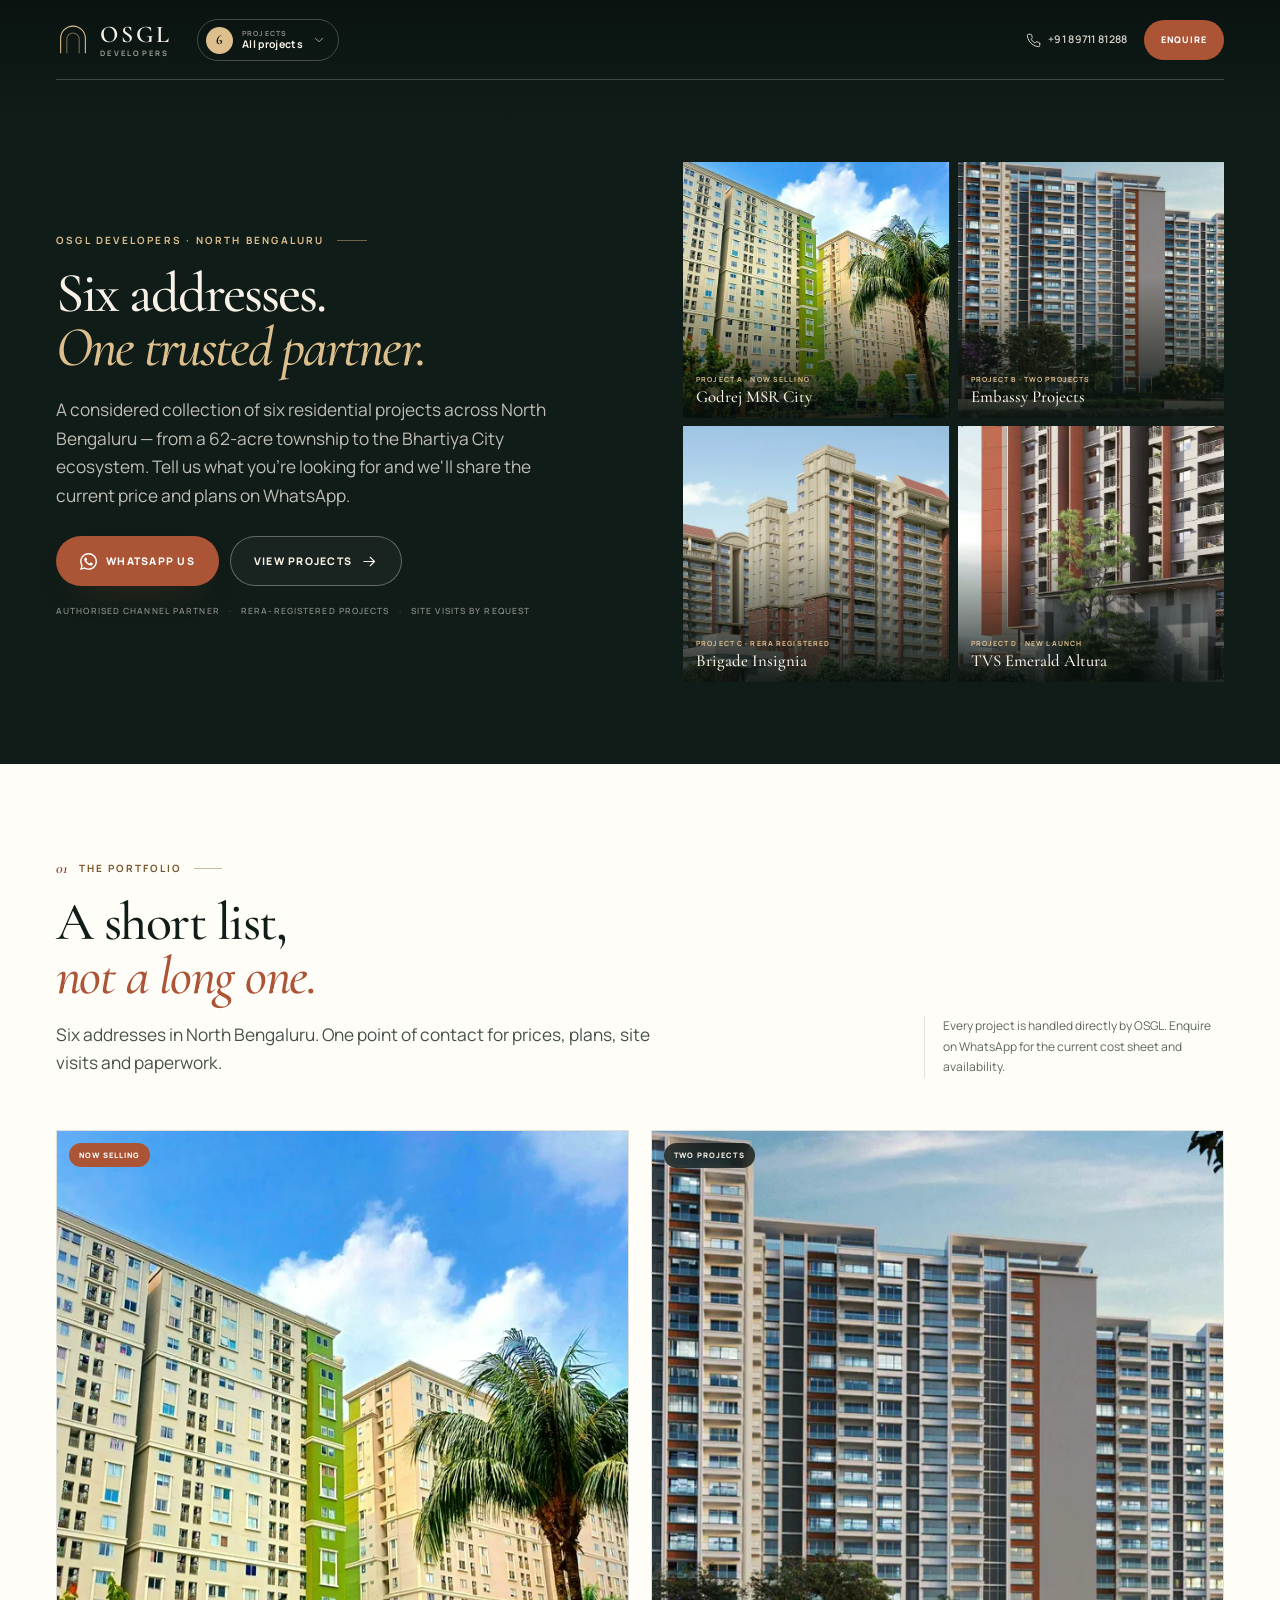
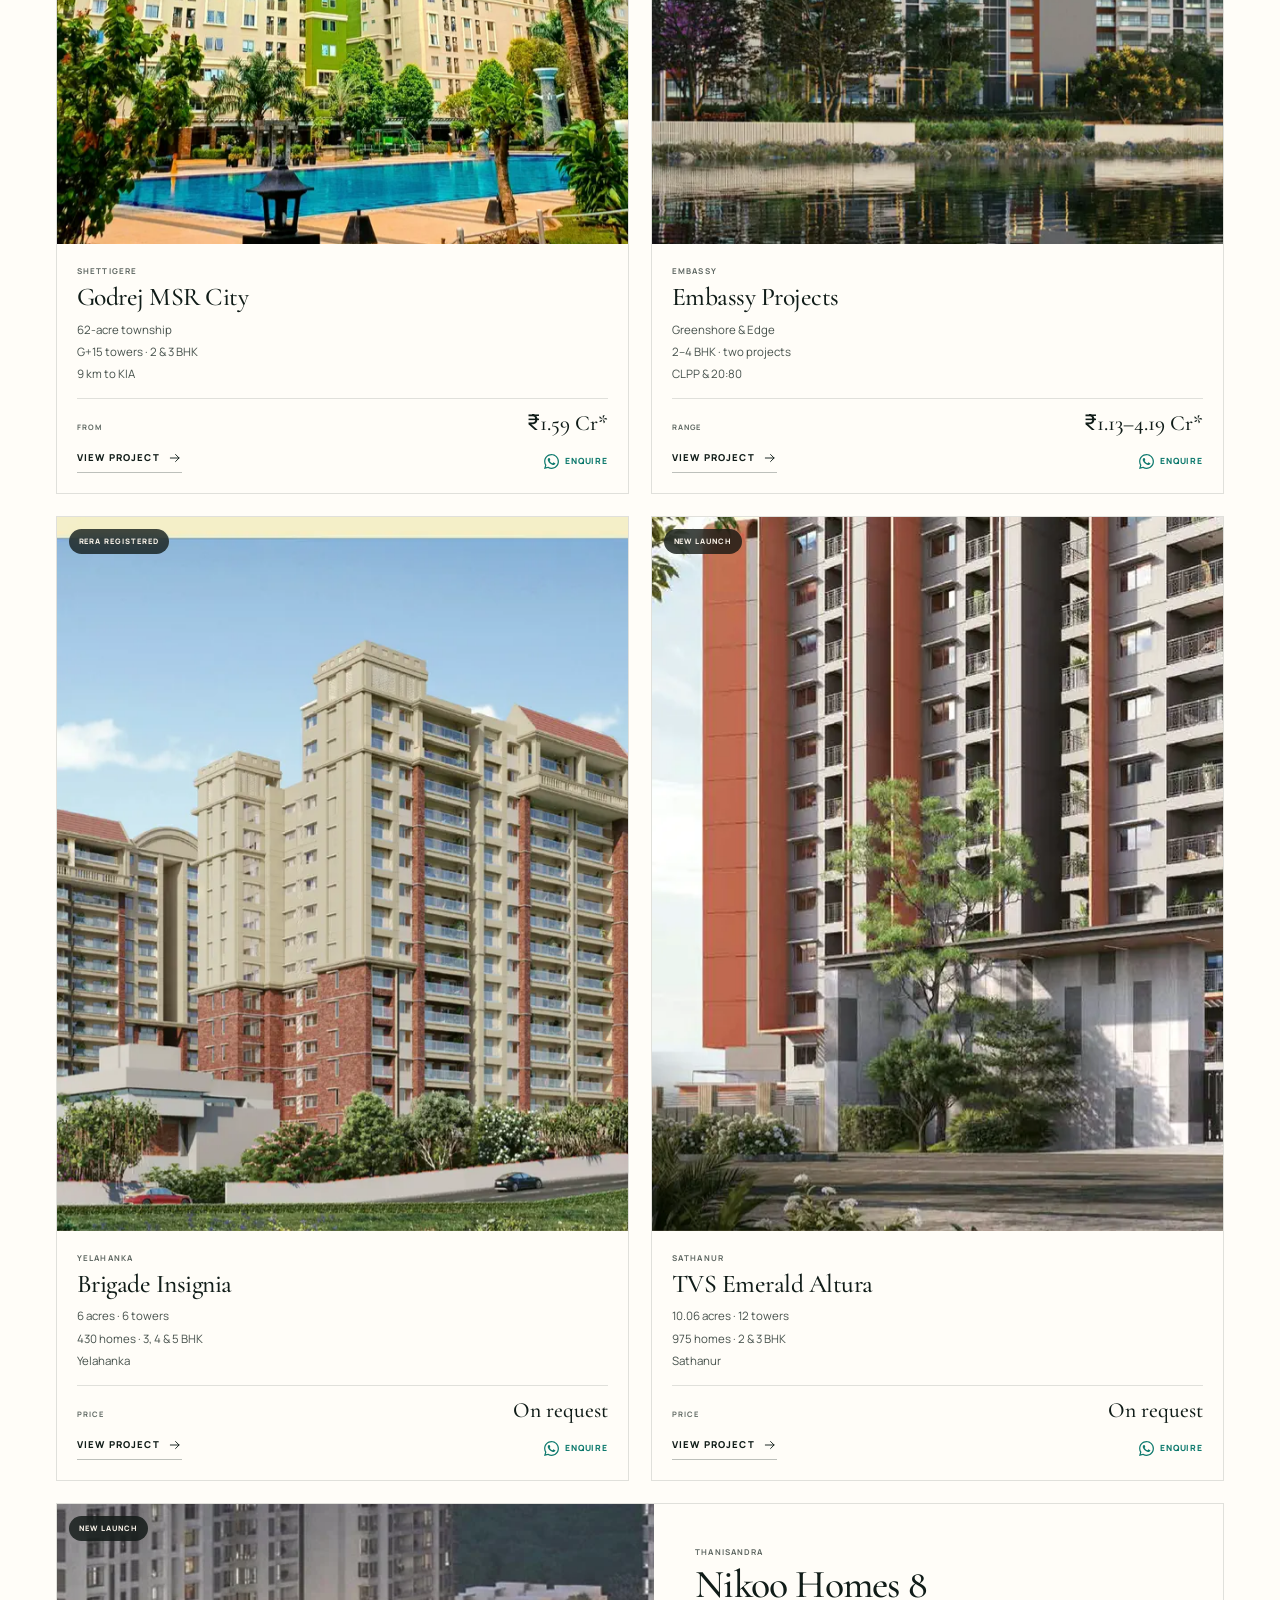
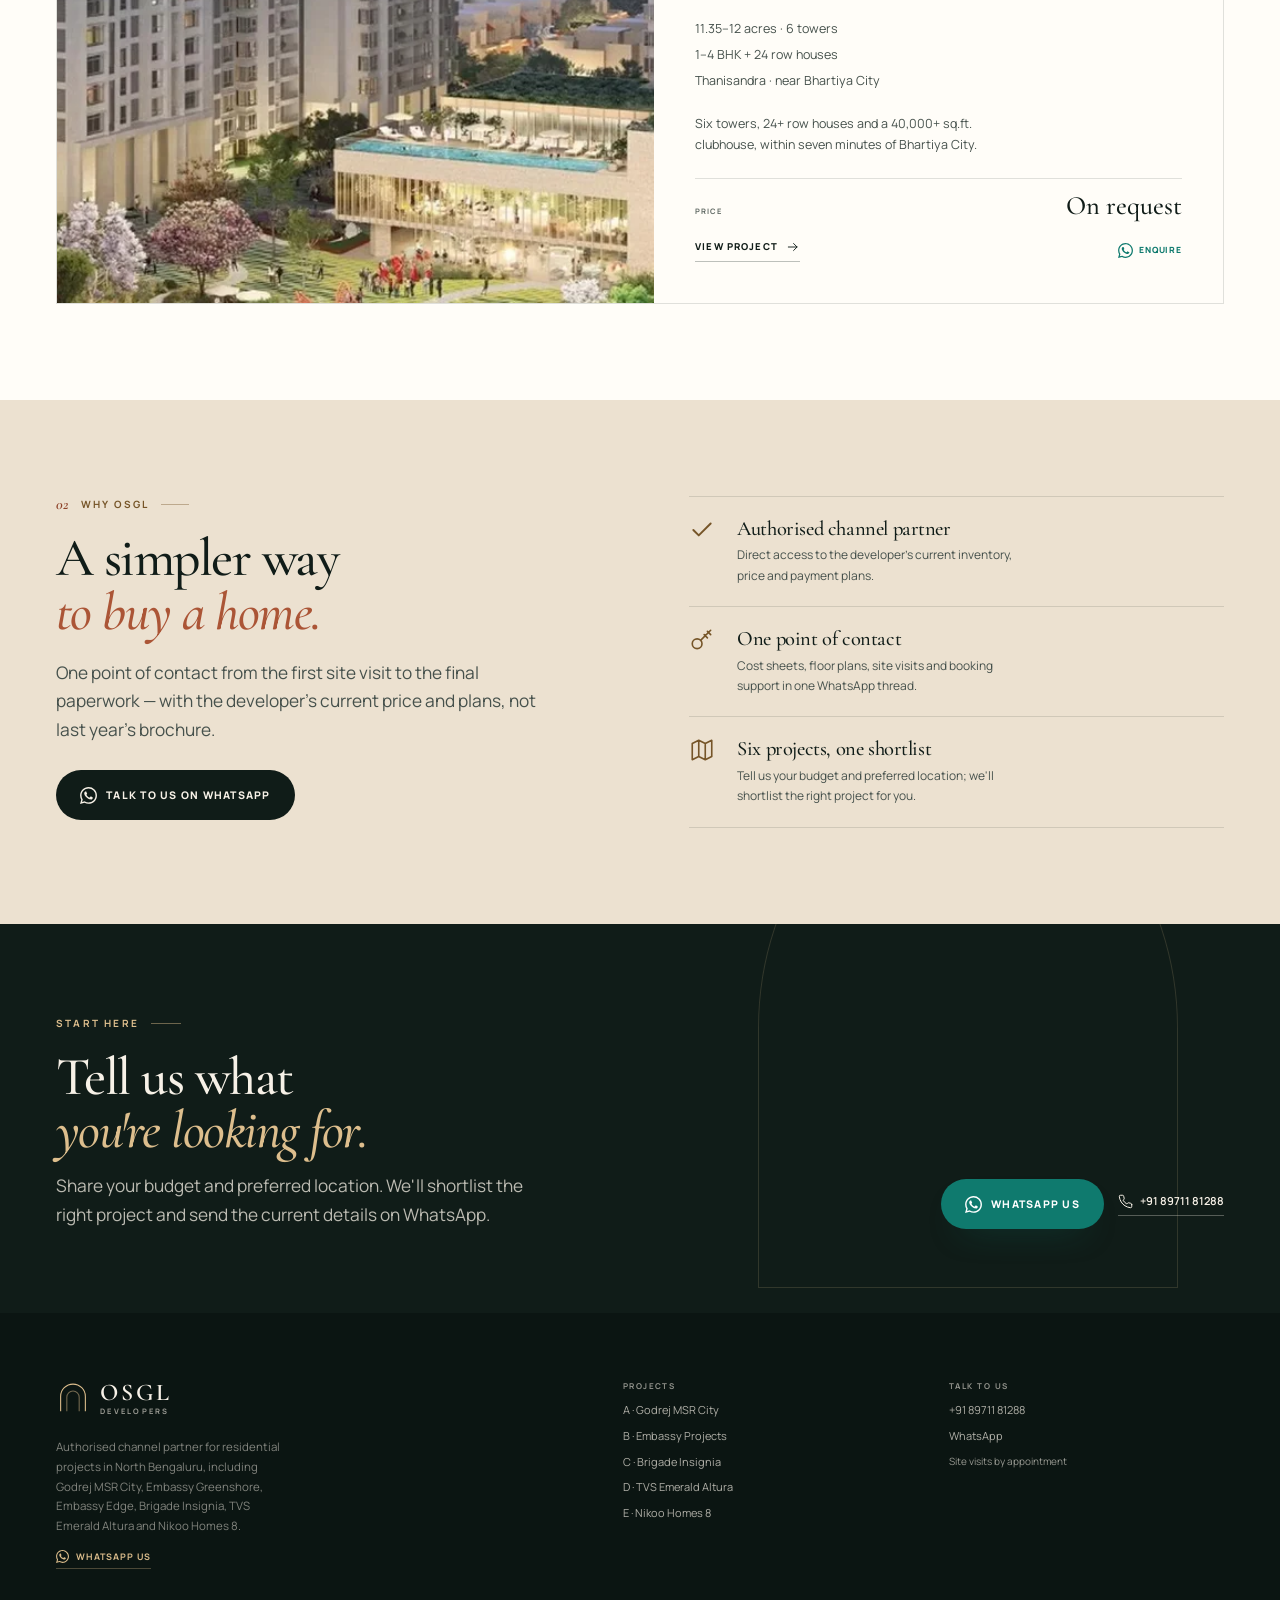
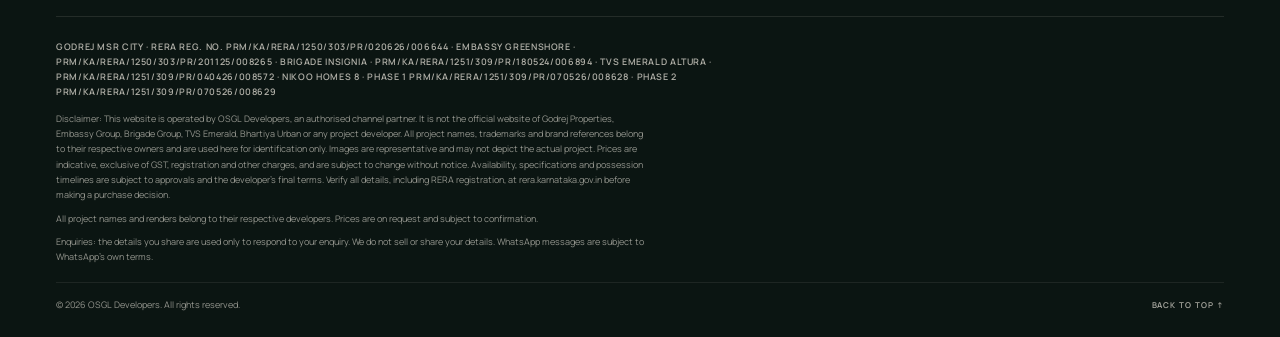
<file: index.html>
<!DOCTYPE html>
<html lang="en-IN">
<head>
  <meta charset="UTF-8">
  <meta name="viewport" content="width=device-width, initial-scale=1">
  <meta name="theme-color" content="#101c18">
  <title>OSGL Developers | Six Residential Projects in North Bengaluru</title>
  <meta name="description" content="Explore six residential projects represented by OSGL in North Bengaluru — Godrej MSR City, Embassy Greenshore, Embassy Edge, Brigade Insignia, TVS Emerald Altura and Nikoo Homes 8. Prices and plans on WhatsApp.">
  <link rel="canonical" href="https://osgldevelopers.com/">
  <meta name="robots" content="index, follow, max-image-preview:large">
  <meta property="og:type" content="website">
  <meta property="og:locale" content="en_IN">
  <meta property="og:site_name" content="OSGL Developers">
  <meta property="og:title" content="OSGL Developers | Six Residential Projects in North Bengaluru">
  <meta property="og:description" content="Explore six residential projects represented by OSGL in North Bengaluru — Godrej MSR City, Embassy Greenshore, Embassy Edge, Brigade Insignia, TVS Emerald Altura and Nikoo Homes 8. Prices and plans on WhatsApp.">
  <meta property="og:url" content="https://osgldevelopers.com/">
  <meta property="og:image" content="https://osgldevelopers.com/assets/img/og-hub.jpg">
  <meta property="og:image:width" content="1200">
  <meta property="og:image:height" content="630">
  <meta name="twitter:card" content="summary_large_image">
  <meta name="twitter:title" content="OSGL Developers | Six Residential Projects in North Bengaluru">
  <meta name="twitter:description" content="Explore six residential projects represented by OSGL in North Bengaluru — Godrej MSR City, Embassy Greenshore, Embassy Edge, Brigade Insignia, TVS Emerald Altura and Nikoo Homes 8. Prices and plans on WhatsApp.">
  <meta name="twitter:image" content="https://osgldevelopers.com/assets/img/og-hub.jpg">
  <link rel="icon" href="/assets/img/favicon.svg" type="image/svg+xml">
  <link rel="icon" href="/assets/img/favicon-32.png" sizes="32x32" type="image/png">
  <link rel="apple-touch-icon" href="/assets/img/apple-touch-icon.png">
  <link rel="manifest" href="/site.webmanifest">
  <link rel="preload" href="/assets/fonts/cormorant-garamond-normal-latin.woff2" as="font" type="font/woff2" crossorigin>
  <link rel="preload" href="/assets/fonts/cormorant-garamond-italic-latin.woff2" as="font" type="font/woff2" crossorigin>
  <link rel="preload" href="/assets/fonts/manrope-normal-latin.woff2" as="font" type="font/woff2" crossorigin>
  <link rel="preload" as="image" type="image/webp" fetchpriority="high" href="/assets/img/godrej-hero-640.webp" imagesrcset="/assets/img/godrej-hero-640.webp 640w, /assets/img/godrej-hero-960.webp 960w, /assets/img/godrej-hero-1280.webp 1280w, /assets/img/godrej-hero-1600.webp 1600w, /assets/img/godrej-hero-2000.webp 2000w" imagesizes="(max-width: 760px) 50vw, 25vw">
  <link rel="stylesheet" href="/assets/css/fonts.css">
  <link rel="stylesheet" href="/assets/css/styles.css">
  <noscript><style>.reveal{opacity:1!important;transform:none!important}</style></noscript>
  <script>document.documentElement.classList.add('js');</script>
  <script type="application/ld+json">
{
  "@context": "https://schema.org",
  "@graph": [
    {
      "@type": "RealEstateAgent",
      "@id": "https://osgldevelopers.com/#osgl",
      "name": "OSGL Developers",
      "url": "https://osgldevelopers.com/",
      "telephone": "+91-8971181288",
      "areaServed": {
        "@type": "City",
        "name": "Bengaluru"
      },
      "description": "Authorised channel partner for six residential projects in North Bengaluru, including Godrej MSR City, Embassy Greenshore, Embassy Edge, Brigade Insignia, TVS Emerald Altura and Nikoo Homes 8."
    },
    {
      "@type": "ItemList",
      "name": "Residential projects represented by OSGL",
      "itemListElement": [
        {
          "@type": "ListItem",
          "position": 1,
          "name": "Godrej MSR City",
          "url": "https://osgldevelopers.com/godrej-msr-city/"
        },
        {
          "@type": "ListItem",
          "position": 2,
          "name": "Embassy Greenshore",
          "url": "https://osgldevelopers.com/project-b/#greenshore"
        },
        {
          "@type": "ListItem",
          "position": 3,
          "name": "Embassy Edge",
          "url": "https://osgldevelopers.com/project-b/#edge"
        },
        {
          "@type": "ListItem",
          "position": 4,
          "name": "Brigade Insignia",
          "url": "https://osgldevelopers.com/project-c/"
        },
        {
          "@type": "ListItem",
          "position": 5,
          "name": "TVS Emerald Altura",
          "url": "https://osgldevelopers.com/project-d/"
        },
        {
          "@type": "ListItem",
          "position": 6,
          "name": "Nikoo Homes 8",
          "url": "https://osgldevelopers.com/nikoo-homes-8/"
        }
      ]
    }
  ]
}
  </script>
</head>
<body id="top">
  <a class="skip-link" href="#main">Skip to content</a>
  <svg class="svg-sprite" xmlns="http://www.w3.org/2000/svg" aria-hidden="true" focusable="false">
    <symbol id="i-arrow" viewBox="0 0 24 24" fill="none" stroke="currentColor" stroke-width="1.6" stroke-linecap="round" stroke-linejoin="round"><path d="M4 12h15M13 6l6 6-6 6"/></symbol>
    <symbol id="i-arrow-up" viewBox="0 0 24 24" fill="none" stroke="currentColor" stroke-width="1.6" stroke-linecap="round" stroke-linejoin="round"><path d="M7 17 17 7M8 7h9v9"/></symbol>
    <symbol id="i-phone" viewBox="0 0 24 24" fill="none" stroke="currentColor" stroke-width="1.6" stroke-linecap="round" stroke-linejoin="round"><path d="M22 16.92v3a2 2 0 0 1-2.18 2 19.8 19.8 0 0 1-8.63-3.07 19.5 19.5 0 0 1-6-6A19.8 19.8 0 0 1 2.12 4.18 2 2 0 0 1 4.11 2h3a2 2 0 0 1 2 1.72c.13.96.36 1.9.7 2.81a2 2 0 0 1-.45 2.11L8.09 9.91a16 16 0 0 0 6 6l1.27-1.27a2 2 0 0 1 2.11-.45c.91.34 1.85.57 2.81.7A2 2 0 0 1 22 16.92z"/></symbol>
    <symbol id="i-whatsapp" viewBox="0 0 24 24" fill="currentColor"><path d="M17.47 14.38c-.3-.15-1.76-.87-2.03-.97-.27-.1-.47-.15-.67.15-.2.3-.77.97-.94 1.16-.17.2-.35.22-.64.08-.3-.15-1.26-.46-2.39-1.48-.88-.79-1.48-1.76-1.65-2.06-.17-.3-.02-.46.13-.61.13-.13.3-.35.45-.52.15-.17.2-.3.3-.5.1-.2.05-.37-.03-.52-.07-.15-.67-1.61-.92-2.2-.24-.58-.49-.5-.67-.51h-.57c-.2 0-.52.07-.79.37-.27.3-1.04 1.02-1.04 2.48s1.06 2.87 1.21 3.07c.15.2 2.1 3.2 5.08 4.49.71.3 1.26.49 1.69.62.71.23 1.36.2 1.87.12.57-.09 1.76-.72 2.01-1.41.25-.7.25-1.29.17-1.42-.07-.12-.27-.2-.57-.35M12.05 21.8h-.01a9.87 9.87 0 0 1-5.03-1.38l-.36-.21-3.74.98 1-3.65-.24-.37a9.86 9.86 0 0 1-1.51-5.26c0-5.45 4.44-9.89 9.89-9.89 2.64 0 5.12 1.03 6.99 2.9a9.83 9.83 0 0 1 2.89 6.99c0 5.45-4.44 9.89-9.89 9.89m8.41-18.3A11.82 11.82 0 0 0 12.05 0C5.5 0 .16 5.34.16 11.89c0 2.1.55 4.14 1.59 5.95L.06 24l6.3-1.65a11.88 11.88 0 0 0 5.68 1.45h.01c6.55 0 11.89-5.34 11.89-11.89 0-3.18-1.24-6.17-3.48-8.42z"/></symbol>
    <symbol id="i-chevron" viewBox="0 0 24 24" fill="none" stroke="currentColor" stroke-width="1.6" stroke-linecap="round" stroke-linejoin="round"><path d="m6 9 6 6 6-6"/></symbol>
    <symbol id="i-menu" viewBox="0 0 24 24" fill="none" stroke="currentColor" stroke-width="1.6" stroke-linecap="round" stroke-linejoin="round"><path d="M4 7h16M4 12h16M4 17h16"/></symbol>
    <symbol id="i-close" viewBox="0 0 24 24" fill="none" stroke="currentColor" stroke-width="1.6" stroke-linecap="round" stroke-linejoin="round"><path d="M18 6 6 18M6 6l12 12"/></symbol>
    <symbol id="i-check" viewBox="0 0 24 24" fill="none" stroke="currentColor" stroke-width="1.8" stroke-linecap="round" stroke-linejoin="round"><path d="M20 6 9 17l-5-5"/></symbol>
    <symbol id="i-pin" viewBox="0 0 24 24" fill="none" stroke="currentColor" stroke-width="1.6" stroke-linecap="round" stroke-linejoin="round"><path d="M20 10c0 6-8 12-8 12s-8-6-8-12a8 8 0 0 1 16 0z"/><circle cx="12" cy="10" r="3"/></symbol>
    <symbol id="i-plane" viewBox="0 0 24 24" fill="none" stroke="currentColor" stroke-width="1.5" stroke-linecap="round" stroke-linejoin="round"><path d="M17.8 19.2 16 11l3.5-3.5C21 6 21.5 4 21 3.5S18 3 16.5 4.5L13 8 4.8 6.2c-.5-.1-.9.1-1.1.5l-.3.5c-.2.5-.1 1 .3 1.3L9 12l-2 3H4l-1 1 3 2 2 3 1-1v-3l3-2 3.5 5.3c.3.4.8.5 1.3.3l.5-.2c.4-.3.6-.7.5-1.2z"/></symbol>
    <symbol id="i-train" viewBox="0 0 24 24" fill="none" stroke="currentColor" stroke-width="1.5" stroke-linecap="round" stroke-linejoin="round"><rect x="4" y="3" width="16" height="15" rx="4"/><path d="M4 11h16M8 21l2-3M16 21l-2-3M8 7h.01M16 7h.01"/></symbol>
    <symbol id="i-road" viewBox="0 0 24 24" fill="none" stroke="currentColor" stroke-width="1.5" stroke-linecap="round" stroke-linejoin="round"><path d="M4 21 8 3M20 21 16 3M12 7v3M12 14v3"/></symbol>
    <symbol id="i-school" viewBox="0 0 24 24" fill="none" stroke="currentColor" stroke-width="1.5" stroke-linecap="round" stroke-linejoin="round"><path d="m3 10 9-6 9 6M5 10v10h14V10M9 20v-6h6v6"/></symbol>
    <symbol id="i-briefcase" viewBox="0 0 24 24" fill="none" stroke="currentColor" stroke-width="1.5" stroke-linecap="round" stroke-linejoin="round"><path d="M10 2h4a2 2 0 0 1 2 2v2H8V4a2 2 0 0 1 2-2zM20 7H4a2 2 0 0 0-2 2v9a2 2 0 0 0 2 2h16a2 2 0 0 0 2-2V9a2 2 0 0 0-2-2zM2 13h20"/></symbol>
    <symbol id="i-lock" viewBox="0 0 24 24" fill="none" stroke="currentColor" stroke-width="1.6" stroke-linecap="round" stroke-linejoin="round"><rect x="4" y="10" width="16" height="11" rx="2"/><path d="M8 10V7a4 4 0 0 1 8 0v3"/></symbol>
    <symbol id="i-building" viewBox="0 0 24 24" fill="none" stroke="currentColor" stroke-width="1.5" stroke-linecap="round" stroke-linejoin="round"><path d="M4 21V5a1 1 0 0 1 1-1h9a1 1 0 0 1 1 1v16M15 21V9h4a1 1 0 0 1 1 1v11M8 8h3M8 12h3M8 16h3M18 13h.01M18 17h.01"/></symbol>
    <symbol id="i-leaf" viewBox="0 0 24 24" fill="none" stroke="currentColor" stroke-width="1.5" stroke-linecap="round" stroke-linejoin="round"><path d="M11 20A7 7 0 0 1 9.8 6.1C15.5 5 17 4.5 19 2c1 2 2 4.2 2 8 0 5.5-4.8 10-10 10zM2 21c0-3 1.85-5.36 5.08-6C9.5 14.52 12 13 13 12"/></symbol>
    <symbol id="i-key" viewBox="0 0 24 24" fill="none" stroke="currentColor" stroke-width="1.5" stroke-linecap="round" stroke-linejoin="round"><circle cx="7.5" cy="15.5" r="4.5"/><path d="m10.7 12.3 9.3-9.3M17 4l3 3M14 7l3 3"/></symbol>
    <symbol id="i-calendar" viewBox="0 0 24 24" fill="none" stroke="currentColor" stroke-width="1.5" stroke-linecap="round" stroke-linejoin="round"><path d="M8 2v4M16 2v4M3 10h18M5 4h14a2 2 0 0 1 2 2v14a2 2 0 0 1-2 2H5a2 2 0 0 1-2-2V6a2 2 0 0 1 2-2z"/></symbol>
    <symbol id="i-map" viewBox="0 0 24 24" fill="none" stroke="currentColor" stroke-width="1.5" stroke-linecap="round" stroke-linejoin="round"><path d="m9 18-6 3V6l6-3 6 3 6-3v15l-6 3-6-3zM9 3v15M15 6v15"/></symbol>
  </svg>
  <header class="site-header" data-header>
    <div class="header-inner">
      <a class="brand" href="/" aria-label="OSGL Developers home">
        <svg class="brand-mark" viewBox="0 0 44 44" aria-hidden="true">
          <path d="M6 39V20a16 16 0 0 1 32 0v19" fill="none" stroke="currentColor" stroke-width="1.4"/>
          <path d="M14 39V21a8 8 0 0 1 16 0v18" fill="none" stroke="currentColor" stroke-width="1.4" opacity=".5"/>
        </svg>
        <span class="brand-words"><span class="brand-name">OSGL</span> <span class="brand-sub">Developers</span></span>
      </a>
      <details class="project-switcher" data-project-switcher>
        <summary>
          <span class="ps-badge">6</span>
          <span class="ps-copy"><small>Projects</small><strong>All projects</strong></span>
          <svg class="icon ps-chevron" aria-hidden="true"><use href="#i-chevron"/></svg>
        </summary>
        <div class="ps-panel">
          <p class="ps-title">The portfolio</p>
          <a class="ps-item" href="/godrej-msr-city/"><span class="ps-letter">A</span><span class="ps-copy"><strong>Godrej MSR City</strong><small>Shettigere · Now selling</small></span></a>
        <a class="ps-item" href="/project-b/"><span class="ps-letter">B</span><span class="ps-copy"><strong>Embassy Projects</strong><small>Greenshore &amp; Edge</small></span></a>
        <a class="ps-item" href="/project-c/"><span class="ps-letter">C</span><span class="ps-copy"><strong>Brigade Insignia</strong><small>Yelahanka · RERA registered</small></span></a>
        <a class="ps-item" href="/project-d/"><span class="ps-letter">D</span><span class="ps-copy"><strong>TVS Emerald Altura</strong><small>Sathanur · New launch</small></span></a>
        <a class="ps-item" href="/nikoo-homes-8/"><span class="ps-letter">E</span><span class="ps-copy"><strong>Nikoo Homes 8</strong><small>Thanisandra · New launch</small></span></a>
          <a class="ps-all is-current" href="/" aria-current="page">View all projects <svg class="icon" aria-hidden="true"><use href="#i-arrow"/></svg></a>
        </div>
      </details>
      <div class="header-actions">
        <a class="header-phone" href="tel:+918971181288">
          <svg class="icon" aria-hidden="true"><use href="#i-phone"/></svg>
          <span>+91&nbsp;89711&nbsp;81288</span>
        </a>
        <a class="btn btn-primary btn-sm header-cta" href="https://wa.me/918971181288?text=Hi%20OSGL%2C%20I%20would%20like%20to%20know%20more%20about%20your%20six%20residential%20projects%20in%20North%20Bengaluru." target="_blank" rel="noopener">Enquire</a>
        <button class="menu-toggle" type="button" aria-label="Open menu" aria-expanded="false" aria-controls="mobile-menu" data-menu-toggle>
          <span class="menu-open-icon"><svg class="icon" aria-hidden="true"><use href="#i-menu"/></svg></span>
          <span class="menu-close-icon"><svg class="icon" aria-hidden="true"><use href="#i-close"/></svg></span>
        </button>
      </div>
    </div>
  </header>
  <nav class="mobile-menu" id="mobile-menu" data-mobile-menu aria-label="Mobile menu" inert>
    <div class="mobile-menu-main">
      <p class="mobile-label">Projects</p>
      <a class="mobile-project" href="/godrej-msr-city/"><span>A</span><div><strong>Godrej MSR City</strong><small>Shettigere · Now selling</small></div></a>
        <a class="mobile-project" href="/project-b/"><span>B</span><div><strong>Embassy Projects</strong><small>Greenshore &amp; Edge</small></div></a>
        <a class="mobile-project" href="/project-c/"><span>C</span><div><strong>Brigade Insignia</strong><small>Yelahanka · RERA registered</small></div></a>
        <a class="mobile-project" href="/project-d/"><span>D</span><div><strong>TVS Emerald Altura</strong><small>Sathanur · New launch</small></div></a>
        <a class="mobile-project" href="/nikoo-homes-8/"><span>E</span><div><strong>Nikoo Homes 8</strong><small>Thanisandra · New launch</small></div></a>
      <p class="mobile-label mobile-label-gap">On this page</p>
      <div class="mobile-nav">
        <a href="#projects">The portfolio <small>01</small></a>
        <a href="#why">Why OSGL <small>02</small></a>
        <a href="#contact">Contact <small>03</small></a>
      </div>
    </div>
    <div class="mobile-menu-foot">
      <a class="btn btn-wa btn-block" href="https://wa.me/918971181288?text=Hi%20OSGL%2C%20I%20would%20like%20to%20know%20more%20about%20your%20six%20residential%20projects%20in%20North%20Bengaluru." target="_blank" rel="noopener">
        <svg class="icon" aria-hidden="true"><use href="#i-whatsapp"/></svg>
        WhatsApp us
      </a>
      <a class="mobile-phone" href="tel:+918971181288">
        <svg class="icon" aria-hidden="true"><use href="#i-phone"/></svg>
        +91&nbsp;89711&nbsp;81288
      </a>
    </div>
  </nav>
  <main id="main">
    <section class="hub-hero" aria-labelledby="hub-title">
      <div class="container hub-grid">
        <div class="hub-copy">
          <p class="eyebrow eyebrow-light">OSGL Developers · North Bengaluru</p>
          <h1 id="hub-title">Six addresses.<br><em>One trusted partner.</em></h1>
          <p class="lead">A considered collection of six residential projects across North Bengaluru — from a 62-acre township to the Bhartiya City ecosystem. Tell us what you're looking for and we'll share the current price and plans on WhatsApp.</p>
          <div class="hero-actions">
            <a class="btn btn-primary" href="https://wa.me/918971181288?text=Hi%20OSGL%2C%20I%20would%20like%20to%20know%20more%20about%20your%20six%20residential%20projects%20in%20North%20Bengaluru." target="_blank" rel="noopener"><svg class="icon" aria-hidden="true"><use href="#i-whatsapp"/></svg>WhatsApp us</a>
            <a class="btn btn-ghost" href="#projects">View projects <svg class="icon" aria-hidden="true"><use href="#i-arrow"/></svg></a>
          </div>
          <p class="hero-note">Authorised channel partner <span>·</span> RERA-registered projects <span>·</span> Site visits by request</p>
        </div>
        <div class="hub-collage is-four" role="group" aria-label="OSGL project portfolio">
          <a class="collage-card" href="/godrej-msr-city/">
            <img src="/assets/img/godrej-hero-960.webp" srcset="/assets/img/godrej-hero-640.webp 640w, /assets/img/godrej-hero-960.webp 960w, /assets/img/godrej-hero-1280.webp 1280w, /assets/img/godrej-hero-1600.webp 1600w, /assets/img/godrej-hero-2000.webp 2000w" sizes="(max-width: 760px) 50vw, 25vw" alt="Godrej MSR City — representative residential imagery" width="1280" height="1600" decoding="async">
            <span class="collage-caption"><small>Project A · Now selling</small><strong>Godrej MSR City</strong></span>
          </a>
          <a class="collage-card" href="/project-b/">
            <img src="/assets/img/embassy-hero-960.webp" srcset="/assets/img/embassy-hero-640.webp 640w, /assets/img/embassy-hero-960.webp 960w, /assets/img/embassy-hero-1280.webp 1280w, /assets/img/embassy-hero-1600.webp 1600w" sizes="(max-width: 760px) 50vw, 25vw" alt="Embassy Projects — representative residential imagery" width="1280" height="1600" decoding="async">
            <span class="collage-caption"><small>Project B · Two projects</small><strong>Embassy Projects</strong></span>
          </a>
          <a class="collage-card" href="/project-c/">
            <img src="/assets/img/brigade-hero-960.webp" srcset="/assets/img/brigade-hero-640.webp 640w, /assets/img/brigade-hero-960.webp 960w, /assets/img/brigade-hero-1280.webp 1280w, /assets/img/brigade-hero-1600.webp 1600w, /assets/img/brigade-hero-2000.webp 2000w" sizes="(max-width: 760px) 50vw, 25vw" alt="Brigade Insignia — representative residential imagery" width="1280" height="1600" decoding="async">
            <span class="collage-caption"><small>Project C · RERA registered</small><strong>Brigade Insignia</strong></span>
          </a>
          <a class="collage-card" href="/project-d/">
            <img src="/assets/img/tvs-hero-960.webp" srcset="/assets/img/tvs-hero-640.webp 640w, /assets/img/tvs-hero-960.webp 960w, /assets/img/tvs-hero-1280.webp 1280w, /assets/img/tvs-hero-1600.webp 1600w" sizes="(max-width: 760px) 50vw, 25vw" alt="TVS Emerald Altura — representative residential imagery" width="1280" height="1600" decoding="async">
            <span class="collage-caption"><small>Project D · New launch</small><strong>TVS Emerald Altura</strong></span>
          </a>
        </div>
      </div>
    </section>
    <section class="section section-paper" id="projects" aria-labelledby="projects-title">
      <div class="container">
        <div class="section-head-row">
          <div class="section-head">
            <p class="section-label"><span>01</span> The portfolio</p>
            <h2 id="projects-title">A short list,<br><em>not a long one.</em></h2>
            <p class="lead">Six addresses in North Bengaluru. One point of contact for prices, plans, site visits and paperwork.</p>
          </div>
          <p class="section-head-note">Every project is handled directly by OSGL. Enquire on WhatsApp for the current cost sheet and availability.</p>
        </div>
        <div class="project-grid is-five">
          <article class="project-card">
            <div class="project-card-media">
              <span class="project-status">Now selling</span>
              <img src="/assets/img/godrej-hero-960.webp" srcset="/assets/img/godrej-hero-640.webp 640w, /assets/img/godrej-hero-960.webp 960w, /assets/img/godrej-hero-1280.webp 1280w, /assets/img/godrej-hero-1600.webp 1600w, /assets/img/godrej-hero-2000.webp 2000w" sizes="(max-width: 760px) 100vw, 30vw" alt="Godrej MSR City — representative residential imagery" width="1280" height="1600" loading="lazy" decoding="async">
            </div>
            <div class="project-card-body">
              <p class="project-location">Shettigere</p>
              <h3 class="project-name"><a href="/godrej-msr-city/">Godrej MSR City</a></h3>
              <div class="project-meta"><span>62-acre township</span><span>G+15 towers · 2 &amp; 3 BHK</span><span>9 km to KIA</span></div>

              <div class="project-price"><small>From</small><strong>₹1.59 Cr*</strong></div>
              <div class="project-actions">
                <a class="link-arrow" href="/godrej-msr-city/">View project <svg class="icon" aria-hidden="true"><use href="#i-arrow"/></svg></a>
                <a class="project-wa" href="https://wa.me/918971181288?text=Hi%20OSGL%2C%20I%20would%20like%20the%20current%20price%20and%20floor%20plans%20for%20Godrej%20MSR%20City%2C%20Shettigere." target="_blank" rel="noopener"><svg class="icon" aria-hidden="true"><use href="#i-whatsapp"/></svg>Enquire</a>
              </div>
            </div>
          </article>
          <article class="project-card">
            <div class="project-card-media">
              <span class="project-status is-coming">Two projects</span>
              <img src="/assets/img/embassy-hero-960.webp" srcset="/assets/img/embassy-hero-640.webp 640w, /assets/img/embassy-hero-960.webp 960w, /assets/img/embassy-hero-1280.webp 1280w, /assets/img/embassy-hero-1600.webp 1600w" sizes="(max-width: 760px) 100vw, 30vw" alt="Embassy Projects — representative residential imagery" width="1280" height="1600" loading="lazy" decoding="async">
            </div>
            <div class="project-card-body">
              <p class="project-location">Embassy</p>
              <h3 class="project-name"><a href="/project-b/">Embassy Projects</a></h3>
              <div class="project-meta"><span>Greenshore &amp; Edge</span><span>2–4 BHK · two projects</span><span>CLPP &amp; 20:80</span></div>

              <div class="project-price"><small>Range</small><strong>₹1.13–4.19 Cr*</strong></div>
              <div class="project-actions">
                <a class="link-arrow" href="/project-b/">View project <svg class="icon" aria-hidden="true"><use href="#i-arrow"/></svg></a>
                <a class="project-wa" href="https://wa.me/918971181288?text=Hi%20OSGL%2C%20I%20would%20like%20the%20current%20prices%20and%20floor%20plans%20for%20Embassy%20Greenshore%20and%20Embassy%20Edge." target="_blank" rel="noopener"><svg class="icon" aria-hidden="true"><use href="#i-whatsapp"/></svg>Enquire</a>
              </div>
            </div>
          </article>
          <article class="project-card">
            <div class="project-card-media">
              <span class="project-status is-coming">RERA registered</span>
              <img src="/assets/img/brigade-hero-960.webp" srcset="/assets/img/brigade-hero-640.webp 640w, /assets/img/brigade-hero-960.webp 960w, /assets/img/brigade-hero-1280.webp 1280w, /assets/img/brigade-hero-1600.webp 1600w, /assets/img/brigade-hero-2000.webp 2000w" sizes="(max-width: 760px) 100vw, 30vw" alt="Brigade Insignia — representative residential imagery" width="1280" height="1600" loading="lazy" decoding="async">
            </div>
            <div class="project-card-body">
              <p class="project-location">Yelahanka</p>
              <h3 class="project-name"><a href="/project-c/">Brigade Insignia</a></h3>
              <div class="project-meta"><span>6 acres · 6 towers</span><span>430 homes · 3, 4 &amp; 5 BHK</span><span>Yelahanka</span></div>

              <div class="project-price"><small>Price</small><strong>On request</strong></div>
              <div class="project-actions">
                <a class="link-arrow" href="/project-c/">View project <svg class="icon" aria-hidden="true"><use href="#i-arrow"/></svg></a>
                <a class="project-wa" href="https://wa.me/918971181288?text=Hi%20OSGL%2C%20I%20would%20like%20the%20current%20price%20and%20floor%20plans%20for%20Brigade%20Insignia%2C%20Yelahanka." target="_blank" rel="noopener"><svg class="icon" aria-hidden="true"><use href="#i-whatsapp"/></svg>Enquire</a>
              </div>
            </div>
          </article>
          <article class="project-card">
            <div class="project-card-media">
              <span class="project-status is-coming">New launch</span>
              <img src="/assets/img/tvs-hero-960.webp" srcset="/assets/img/tvs-hero-640.webp 640w, /assets/img/tvs-hero-960.webp 960w, /assets/img/tvs-hero-1280.webp 1280w, /assets/img/tvs-hero-1600.webp 1600w" sizes="(max-width: 760px) 100vw, 30vw" alt="TVS Emerald Altura — representative residential imagery" width="1280" height="1600" loading="lazy" decoding="async">
            </div>
            <div class="project-card-body">
              <p class="project-location">Sathanur</p>
              <h3 class="project-name"><a href="/project-d/">TVS Emerald Altura</a></h3>
              <div class="project-meta"><span>10.06 acres · 12 towers</span><span>975 homes · 2 &amp; 3 BHK</span><span>Sathanur</span></div>

              <div class="project-price"><small>Price</small><strong>On request</strong></div>
              <div class="project-actions">
                <a class="link-arrow" href="/project-d/">View project <svg class="icon" aria-hidden="true"><use href="#i-arrow"/></svg></a>
                <a class="project-wa" href="https://wa.me/918971181288?text=Hi%20OSGL%2C%20I%20would%20like%20the%20current%20price%20and%20floor%20plans%20for%20TVS%20Emerald%20Altura%2C%20Sathanur." target="_blank" rel="noopener"><svg class="icon" aria-hidden="true"><use href="#i-whatsapp"/></svg>Enquire</a>
              </div>
            </div>
          </article>
          <article class="project-card is-wide">
            <div class="project-card-media">
              <span class="project-status is-coming">New launch</span>
              <img src="/assets/img/nikoo-wide-960.webp" srcset="/assets/img/nikoo-wide-640.webp 640w, /assets/img/nikoo-wide-960.webp 960w, /assets/img/nikoo-wide-1280.webp 1280w" sizes="(max-width: 760px) 100vw, 30vw" alt="Nikoo Homes 8 — representative residential imagery" width="1280" height="720" loading="lazy" decoding="async">
            </div>
            <div class="project-card-body">
              <p class="project-location">Thanisandra</p>
              <h3 class="project-name"><a href="/nikoo-homes-8/">Nikoo Homes 8</a></h3>
              <div class="project-meta"><span>11.35–12 acres · 6 towers</span><span>1–4 BHK + 24 row houses</span><span>Thanisandra · near Bhartiya City</span></div>
              <p class="project-desc">Six towers, 24+ row houses and a 40,000+ sq.ft. clubhouse, within seven minutes of Bhartiya City.</p>
              <div class="project-price"><small>Price</small><strong>On request</strong></div>
              <div class="project-actions">
                <a class="link-arrow" href="/nikoo-homes-8/">View project <svg class="icon" aria-hidden="true"><use href="#i-arrow"/></svg></a>
                <a class="project-wa" href="https://wa.me/918971181288?text=Hi%20OSGL%2C%20I%20would%20like%20the%20current%20price%20and%20floor%20plans%20for%20Nikoo%20Homes%208%2C%20Thanisandra." target="_blank" rel="noopener"><svg class="icon" aria-hidden="true"><use href="#i-whatsapp"/></svg>Enquire</a>
              </div>
            </div>
          </article>
        </div>
      </div>
    </section>
    <section class="section section-cream" id="why" aria-labelledby="why-title">
      <div class="container snapshot-grid">
        <div class="snapshot-copy">
          <p class="section-label"><span>02</span> Why OSGL</p>
          <h2 id="why-title">A simpler way<br><em>to buy a home.</em></h2>
          <p class="lead">One point of contact from the first site visit to the final paperwork — with the developer's current price and plans, not last year's brochure.</p>
          <a class="btn btn-dark" href="https://wa.me/918971181288?text=Hi%20OSGL%2C%20I%20would%20like%20to%20know%20more%20about%20your%20six%20residential%20projects%20in%20North%20Bengaluru." target="_blank" rel="noopener"><svg class="icon" aria-hidden="true"><use href="#i-whatsapp"/></svg>Talk to us on WhatsApp</a>
        </div>
        <div class="highlight-stack">
          <div class="highlight">
            <svg class="highlight-icon" aria-hidden="true"><use href="#i-check"/></svg>
            <div><h3>Authorised channel partner</h3><p>Direct access to the developer's current inventory, price and payment plans.</p></div>
          </div>
          <div class="highlight">
            <svg class="highlight-icon" aria-hidden="true"><use href="#i-key"/></svg>
            <div><h3>One point of contact</h3><p>Cost sheets, floor plans, site visits and booking support in one WhatsApp thread.</p></div>
          </div>
          <div class="highlight">
            <svg class="highlight-icon" aria-hidden="true"><use href="#i-map"/></svg>
            <div><h3>Six projects, one shortlist</h3><p>Tell us your budget and preferred location; we'll shortlist the right project for you.</p></div>
          </div>
        </div>
      </div>
    </section>
    <section class="cta-band" id="contact" aria-labelledby="contact-title">
      <div class="container cta-inner">
        <div>
          <p class="eyebrow eyebrow-light">Start here</p>
          <h2 id="contact-title">Tell us what<br><em>you're looking for.</em></h2>
          <p class="lead">Share your budget and preferred location. We'll shortlist the right project and send the current details on WhatsApp.</p>
        </div>
        <div class="cta-actions">
          <a class="btn btn-wa" href="https://wa.me/918971181288?text=Hi%20OSGL%2C%20I%20would%20like%20to%20know%20more%20about%20your%20six%20residential%20projects%20in%20North%20Bengaluru." target="_blank" rel="noopener"><svg class="icon" aria-hidden="true"><use href="#i-whatsapp"/></svg>WhatsApp us</a>
          <a class="cta-phone" href="tel:+918971181288"><svg class="icon" aria-hidden="true"><use href="#i-phone"/></svg>+91&nbsp;89711&nbsp;81288</a>
        </div>
      </div>
    </section>
  </main>
  <footer class="site-footer">
    <div class="container footer-top">
      <div class="footer-brand">
        <a class="brand brand-light" href="/" aria-label="OSGL Developers home">
          <svg class="brand-mark" viewBox="0 0 44 44" aria-hidden="true">
            <path d="M6 39V20a16 16 0 0 1 32 0v19" fill="none" stroke="currentColor" stroke-width="1.4"/>
            <path d="M14 39V21a8 8 0 0 1 16 0v18" fill="none" stroke="currentColor" stroke-width="1.4" opacity=".5"/>
          </svg>
          <span class="brand-words"><span class="brand-name">OSGL</span> <span class="brand-sub">Developers</span></span>
        </a>
        <p>Authorised channel partner for residential projects in North Bengaluru, including Godrej MSR City, Embassy Greenshore, Embassy Edge, Brigade Insignia, TVS Emerald Altura and Nikoo Homes 8.</p>
        <a class="footer-wa" href="https://wa.me/918971181288?text=Hi%20OSGL%2C%20I%20would%20like%20to%20know%20more%20about%20your%20six%20residential%20projects%20in%20North%20Bengaluru." target="_blank" rel="noopener">
          <svg class="icon" aria-hidden="true"><use href="#i-whatsapp"/></svg>
          WhatsApp us
        </a>
      </div>
      <nav class="footer-nav" aria-label="Projects">
        <h3>Projects</h3>
        <a href="/godrej-msr-city/">A · Godrej MSR City</a>
        <a href="/project-b/">B · Embassy Projects</a>
        <a href="/project-c/">C · Brigade Insignia</a>
        <a href="/project-d/">D · TVS Emerald Altura</a>
        <a href="/nikoo-homes-8/">E · Nikoo Homes 8</a>
      </nav>
      <div class="footer-contact">
        <h3>Talk to us</h3>
        <a href="tel:+918971181288">+91&nbsp;89711&nbsp;81288</a>
        <a href="https://wa.me/918971181288?text=Hi%20OSGL%2C%20I%20would%20like%20to%20know%20more%20about%20your%20six%20residential%20projects%20in%20North%20Bengaluru." target="_blank" rel="noopener">WhatsApp</a>
        <p>Site visits by appointment</p>
      </div>
    </div>
    <div class="container footer-legal">
      <p class="footer-rera">GODREJ MSR CITY · RERA Reg. No. PRM/KA/RERA/1250/303/PR/020626/006644 · EMBASSY GREENSHORE · PRM/KA/RERA/1250/303/PR/201125/008265 · BRIGADE INSIGNIA · PRM/KA/RERA/1251/309/PR/180524/006894 · TVS EMERALD ALTURA · PRM/KA/RERA/1251/309/PR/040426/008572 · NIKOO HOMES 8 · PHASE 1 PRM/KA/RERA/1251/309/PR/070526/008628 · PHASE 2 PRM/KA/RERA/1251/309/PR/070526/008629</p>
      <p>Disclaimer: This website is operated by OSGL Developers, an authorised channel partner. It is not the official website of Godrej Properties, Embassy Group, Brigade Group, TVS Emerald, Bhartiya Urban or any project developer. All project names, trademarks and brand references belong to their respective owners and are used here for identification only. Images are representative and may not depict the actual project. Prices are indicative, exclusive of GST, registration and other charges, and are subject to change without notice. Availability, specifications and possession timelines are subject to approvals and the developer's final terms. Verify all details, including RERA registration, at rera.karnataka.gov.in before making a purchase decision.</p>
      <p>All project names and renders belong to their respective developers. Prices are on request and subject to confirmation.</p>
      <p>Enquiries: the details you share are used only to respond to your enquiry. We do not sell or share your details. WhatsApp messages are subject to WhatsApp's own terms.</p>
      <div class="footer-bottom">
        <p>© 2026 OSGL Developers. All rights reserved.</p>
        <a href="#top">Back to top ↑</a>
      </div>
    </div>
  </footer>
  <a class="float-wa" href="https://wa.me/918971181288?text=Hi%20OSGL%2C%20I%20would%20like%20to%20know%20more%20about%20your%20six%20residential%20projects%20in%20North%20Bengaluru." target="_blank" rel="noopener" aria-label="Chat with OSGL on WhatsApp">
    <svg class="icon" aria-hidden="true"><use href="#i-whatsapp"/></svg>
    <span class="float-label">Chat with us</span>
  </a>
  <nav class="mobile-bar" aria-label="Quick contact">
    <a href="tel:+918971181288">
      <svg class="icon" aria-hidden="true"><use href="#i-phone"/></svg>
      <span>Call</span>
    </a>
    <a class="mobile-bar-wa" href="https://wa.me/918971181288?text=Hi%20OSGL%2C%20I%20would%20like%20to%20know%20more%20about%20your%20six%20residential%20projects%20in%20North%20Bengaluru." target="_blank" rel="noopener">
      <svg class="icon" aria-hidden="true"><use href="#i-whatsapp"/></svg>
      <span>WhatsApp</span>
    </a>
    <a href="https://wa.me/918971181288?text=Hi%20OSGL%2C%20I%20would%20like%20to%20know%20more%20about%20your%20six%20residential%20projects%20in%20North%20Bengaluru." target="_blank" rel="noopener">
      <svg class="icon" aria-hidden="true"><use href="#i-arrow"/></svg>
      <span>Enquire</span>
    </a>
  </nav>
  <script src="/assets/js/main.js" defer></script>
</body>
</html>
</file>
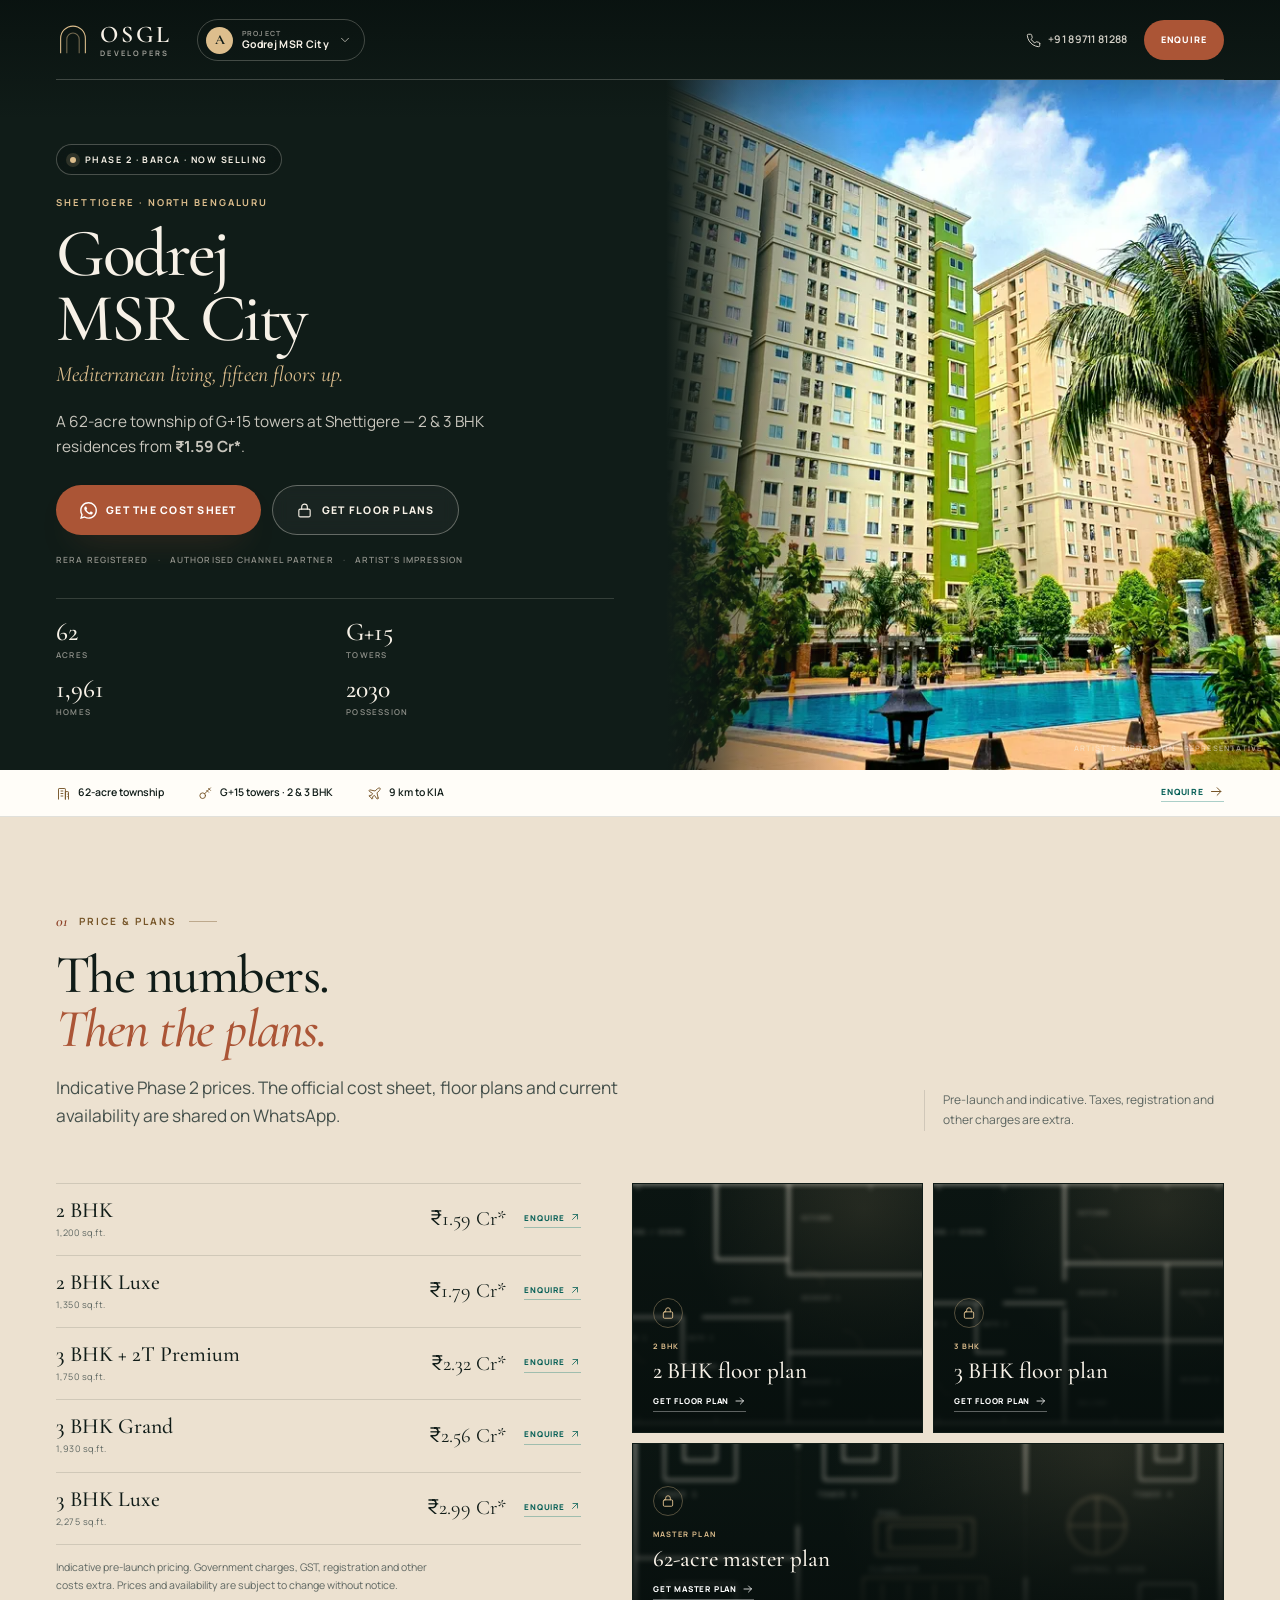
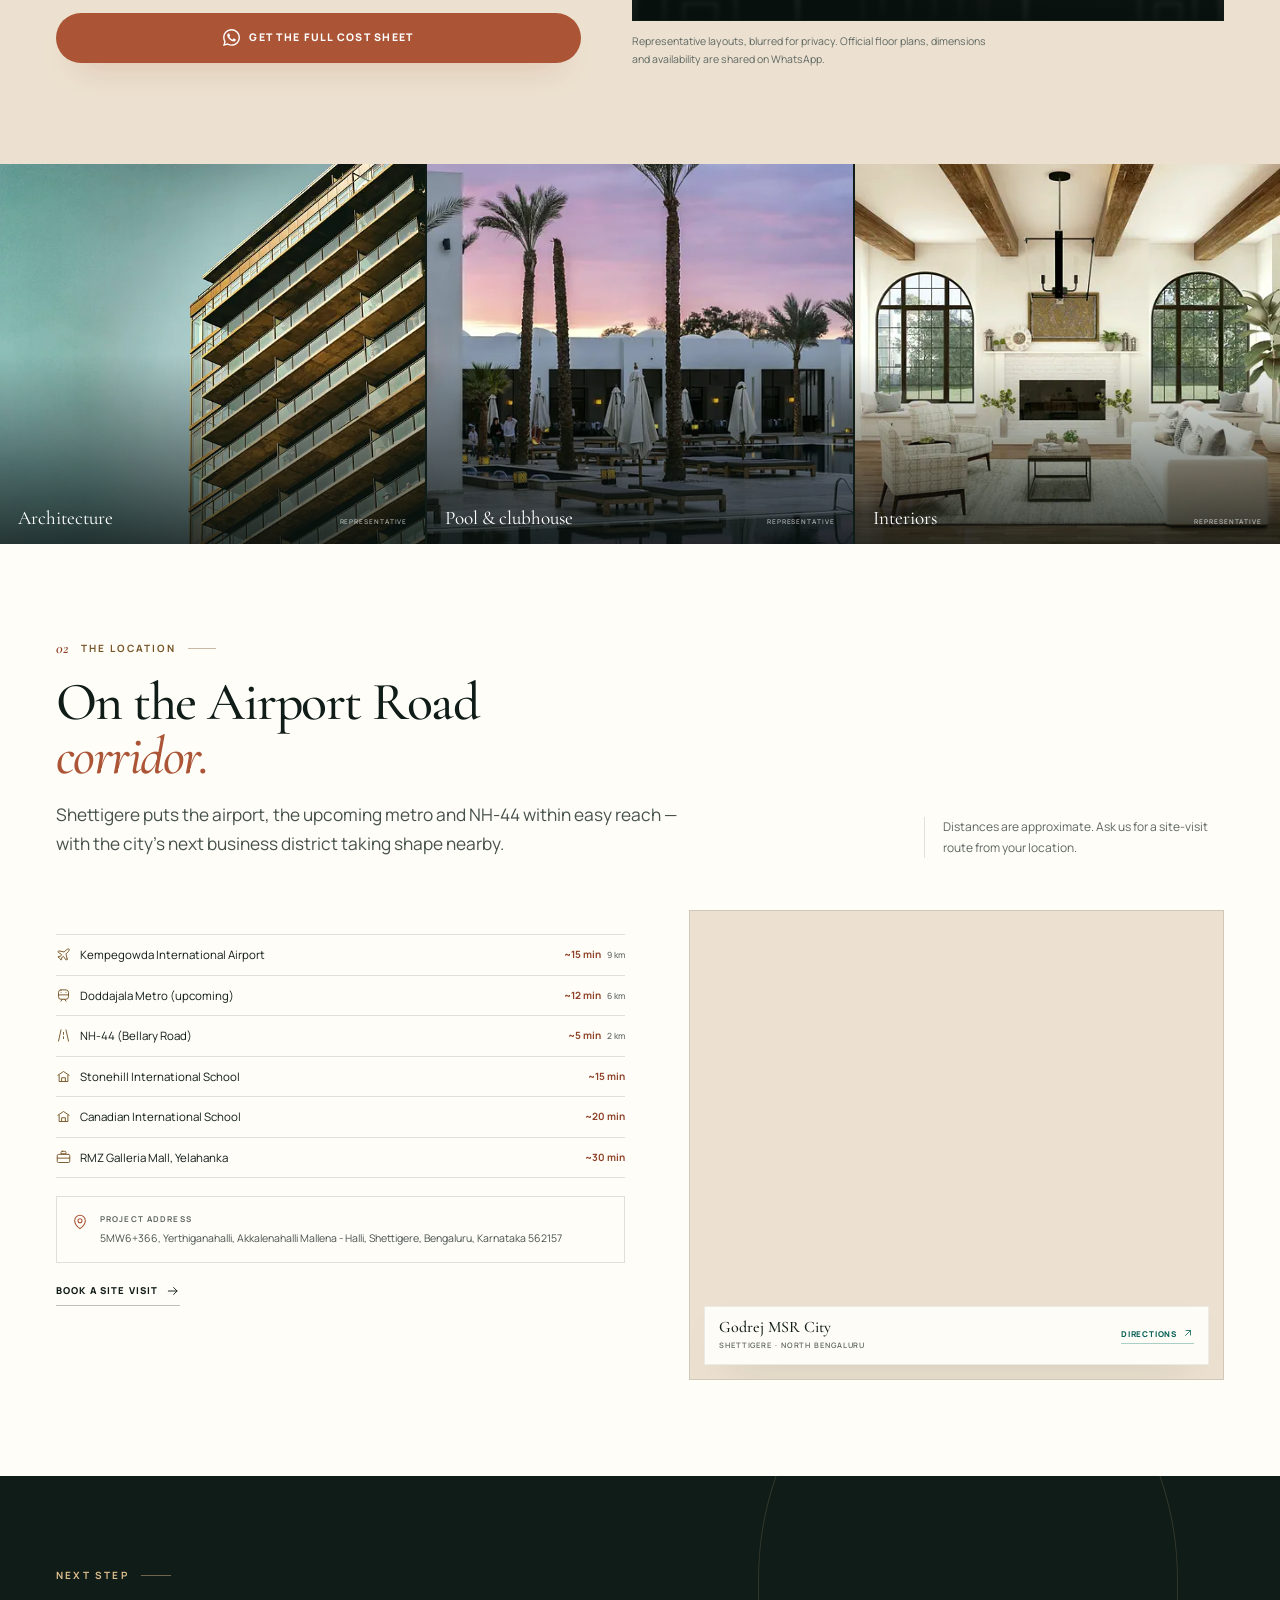
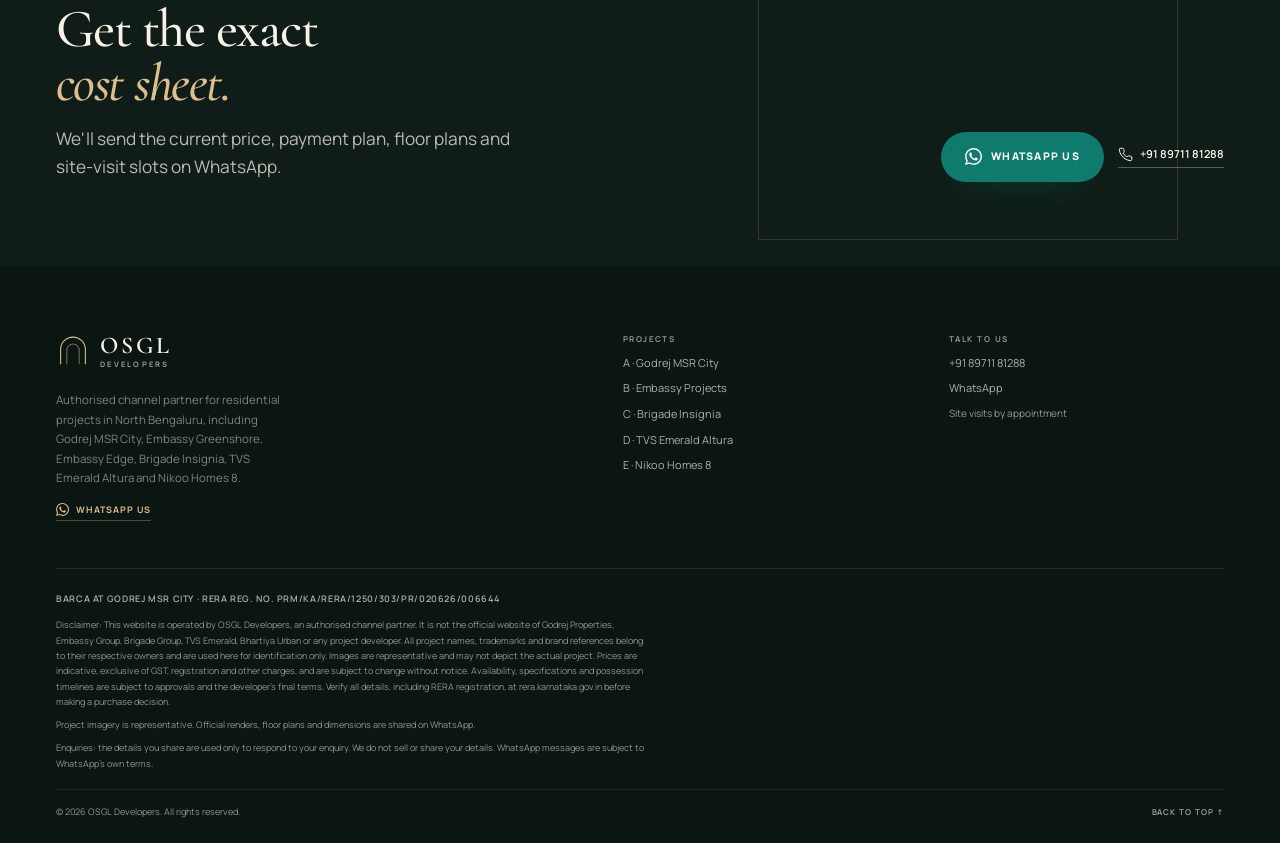
<file: godrej-msr-city/index.html>
<!DOCTYPE html>
<html lang="en-IN">
<head>
  <meta charset="UTF-8">
  <meta name="viewport" content="width=device-width, initial-scale=1">
  <meta name="theme-color" content="#101c18">
  <title>Godrej MSR City | 62-Acre Township, G+15, 2 &amp; 3 BHK</title>
  <meta name="description" content="Godrej MSR City at Shettigere — 2 & 3 BHK residences in G+15 towers across a 62-acre township, from ₹1.59 Cr*. Get the cost sheet and floor plans on WhatsApp.">
  <link rel="canonical" href="https://osgldevelopers.com/godrej-msr-city/">
  <meta name="robots" content="index, follow, max-image-preview:large">
  <meta property="og:type" content="website">
  <meta property="og:locale" content="en_IN">
  <meta property="og:site_name" content="OSGL Developers">
  <meta property="og:title" content="Godrej MSR City | 62-Acre Township, G+15, 2 &amp; 3 BHK">
  <meta property="og:description" content="Godrej MSR City at Shettigere — 2 & 3 BHK residences in G+15 towers across a 62-acre township, from ₹1.59 Cr*. Get the cost sheet and floor plans on WhatsApp.">
  <meta property="og:url" content="https://osgldevelopers.com/godrej-msr-city/">
  <meta property="og:image" content="https://osgldevelopers.com/assets/img/og-godrej.jpg">
  <meta property="og:image:width" content="1200">
  <meta property="og:image:height" content="630">
  <meta name="twitter:card" content="summary_large_image">
  <meta name="twitter:title" content="Godrej MSR City | 62-Acre Township, G+15, 2 &amp; 3 BHK">
  <meta name="twitter:description" content="Godrej MSR City at Shettigere — 2 & 3 BHK residences in G+15 towers across a 62-acre township, from ₹1.59 Cr*. Get the cost sheet and floor plans on WhatsApp.">
  <meta name="twitter:image" content="https://osgldevelopers.com/assets/img/og-godrej.jpg">
  <link rel="icon" href="/assets/img/favicon.svg" type="image/svg+xml">
  <link rel="icon" href="/assets/img/favicon-32.png" sizes="32x32" type="image/png">
  <link rel="apple-touch-icon" href="/assets/img/apple-touch-icon.png">
  <link rel="manifest" href="/site.webmanifest">
  <link rel="preload" href="/assets/fonts/cormorant-garamond-normal-latin.woff2" as="font" type="font/woff2" crossorigin>
  <link rel="preload" href="/assets/fonts/cormorant-garamond-italic-latin.woff2" as="font" type="font/woff2" crossorigin>
  <link rel="preload" href="/assets/fonts/manrope-normal-latin.woff2" as="font" type="font/woff2" crossorigin>
  <link rel="preload" as="image" type="image/webp" fetchpriority="high" href="/assets/img/godrej-hero-1280.webp" imagesrcset="/assets/img/godrej-hero-640.webp 640w, /assets/img/godrej-hero-960.webp 960w, /assets/img/godrej-hero-1280.webp 1280w, /assets/img/godrej-hero-1600.webp 1600w, /assets/img/godrej-hero-2000.webp 2000w" imagesizes="(max-width: 960px) 80vw, 46vw">
  <link rel="stylesheet" href="/assets/css/fonts.css">
  <link rel="stylesheet" href="/assets/css/styles.css">
  <noscript><style>.reveal{opacity:1!important;transform:none!important}</style></noscript>
  <script>document.documentElement.classList.add('js');</script>
  <script type="application/ld+json">
{
  "@context": "https://schema.org",
  "@graph": [
    {
      "@type": "ApartmentComplex",
      "@id": "https://osgldevelopers.com/godrej-msr-city/#project",
      "name": "Godrej MSR City",
      "description": "A 62-acre residential township at Shettigere, North Bengaluru, with G+15 towers and 2 and 3 BHK apartments.",
      "url": "https://osgldevelopers.com/godrej-msr-city/",
      "image": "https://osgldevelopers.com/assets/img/og-godrej.jpg",
      "telephone": "+91-8971181288",
      "numberOfAccommodationUnits": 1961,
      "address": {
        "@type": "PostalAddress",
        "streetAddress": "5MW6+366, Yerthiganahalli, Akkalenahalli Mallena - Halli, Shettigere",
        "addressLocality": "Bengaluru",
        "addressRegion": "Karnataka",
        "postalCode": "562157",
        "addressCountry": "IN"
      },
      "amenityFeature": [
        {
          "@type": "LocationFeatureSpecification",
          "name": "Swimming pool",
          "value": true
        },
        {
          "@type": "LocationFeatureSpecification",
          "name": "Clubhouse",
          "value": true
        },
        {
          "@type": "LocationFeatureSpecification",
          "name": "Gymnasium",
          "value": true
        },
        {
          "@type": "LocationFeatureSpecification",
          "name": "Landscaped gardens",
          "value": true
        },
        {
          "@type": "LocationFeatureSpecification",
          "name": "Sports arena",
          "value": true
        },
        {
          "@type": "LocationFeatureSpecification",
          "name": "Children's play area",
          "value": true
        }
      ],
      "identifier": {
        "@type": "PropertyValue",
        "propertyID": "RERA",
        "value": "PRM/KA/RERA/1250/303/PR/020626/006644"
      }
    },
    {
      "@type": "BreadcrumbList",
      "itemListElement": [
        {
          "@type": "ListItem",
          "position": 1,
          "name": "Home",
          "item": "https://osgldevelopers.com/"
        },
        {
          "@type": "ListItem",
          "position": 2,
          "name": "Godrej MSR City",
          "item": "https://osgldevelopers.com/godrej-msr-city/"
        }
      ]
    }
  ]
}
  </script>
</head>
<body id="top">
  <a class="skip-link" href="#main">Skip to content</a>
  <svg class="svg-sprite" xmlns="http://www.w3.org/2000/svg" aria-hidden="true" focusable="false">
    <symbol id="i-arrow" viewBox="0 0 24 24" fill="none" stroke="currentColor" stroke-width="1.6" stroke-linecap="round" stroke-linejoin="round"><path d="M4 12h15M13 6l6 6-6 6"/></symbol>
    <symbol id="i-arrow-up" viewBox="0 0 24 24" fill="none" stroke="currentColor" stroke-width="1.6" stroke-linecap="round" stroke-linejoin="round"><path d="M7 17 17 7M8 7h9v9"/></symbol>
    <symbol id="i-phone" viewBox="0 0 24 24" fill="none" stroke="currentColor" stroke-width="1.6" stroke-linecap="round" stroke-linejoin="round"><path d="M22 16.92v3a2 2 0 0 1-2.18 2 19.8 19.8 0 0 1-8.63-3.07 19.5 19.5 0 0 1-6-6A19.8 19.8 0 0 1 2.12 4.18 2 2 0 0 1 4.11 2h3a2 2 0 0 1 2 1.72c.13.96.36 1.9.7 2.81a2 2 0 0 1-.45 2.11L8.09 9.91a16 16 0 0 0 6 6l1.27-1.27a2 2 0 0 1 2.11-.45c.91.34 1.85.57 2.81.7A2 2 0 0 1 22 16.92z"/></symbol>
    <symbol id="i-whatsapp" viewBox="0 0 24 24" fill="currentColor"><path d="M17.47 14.38c-.3-.15-1.76-.87-2.03-.97-.27-.1-.47-.15-.67.15-.2.3-.77.97-.94 1.16-.17.2-.35.22-.64.08-.3-.15-1.26-.46-2.39-1.48-.88-.79-1.48-1.76-1.65-2.06-.17-.3-.02-.46.13-.61.13-.13.3-.35.45-.52.15-.17.2-.3.3-.5.1-.2.05-.37-.03-.52-.07-.15-.67-1.61-.92-2.2-.24-.58-.49-.5-.67-.51h-.57c-.2 0-.52.07-.79.37-.27.3-1.04 1.02-1.04 2.48s1.06 2.87 1.21 3.07c.15.2 2.1 3.2 5.08 4.49.71.3 1.26.49 1.69.62.71.23 1.36.2 1.87.12.57-.09 1.76-.72 2.01-1.41.25-.7.25-1.29.17-1.42-.07-.12-.27-.2-.57-.35M12.05 21.8h-.01a9.87 9.87 0 0 1-5.03-1.38l-.36-.21-3.74.98 1-3.65-.24-.37a9.86 9.86 0 0 1-1.51-5.26c0-5.45 4.44-9.89 9.89-9.89 2.64 0 5.12 1.03 6.99 2.9a9.83 9.83 0 0 1 2.89 6.99c0 5.45-4.44 9.89-9.89 9.89m8.41-18.3A11.82 11.82 0 0 0 12.05 0C5.5 0 .16 5.34.16 11.89c0 2.1.55 4.14 1.59 5.95L.06 24l6.3-1.65a11.88 11.88 0 0 0 5.68 1.45h.01c6.55 0 11.89-5.34 11.89-11.89 0-3.18-1.24-6.17-3.48-8.42z"/></symbol>
    <symbol id="i-chevron" viewBox="0 0 24 24" fill="none" stroke="currentColor" stroke-width="1.6" stroke-linecap="round" stroke-linejoin="round"><path d="m6 9 6 6 6-6"/></symbol>
    <symbol id="i-menu" viewBox="0 0 24 24" fill="none" stroke="currentColor" stroke-width="1.6" stroke-linecap="round" stroke-linejoin="round"><path d="M4 7h16M4 12h16M4 17h16"/></symbol>
    <symbol id="i-close" viewBox="0 0 24 24" fill="none" stroke="currentColor" stroke-width="1.6" stroke-linecap="round" stroke-linejoin="round"><path d="M18 6 6 18M6 6l12 12"/></symbol>
    <symbol id="i-check" viewBox="0 0 24 24" fill="none" stroke="currentColor" stroke-width="1.8" stroke-linecap="round" stroke-linejoin="round"><path d="M20 6 9 17l-5-5"/></symbol>
    <symbol id="i-pin" viewBox="0 0 24 24" fill="none" stroke="currentColor" stroke-width="1.6" stroke-linecap="round" stroke-linejoin="round"><path d="M20 10c0 6-8 12-8 12s-8-6-8-12a8 8 0 0 1 16 0z"/><circle cx="12" cy="10" r="3"/></symbol>
    <symbol id="i-plane" viewBox="0 0 24 24" fill="none" stroke="currentColor" stroke-width="1.5" stroke-linecap="round" stroke-linejoin="round"><path d="M17.8 19.2 16 11l3.5-3.5C21 6 21.5 4 21 3.5S18 3 16.5 4.5L13 8 4.8 6.2c-.5-.1-.9.1-1.1.5l-.3.5c-.2.5-.1 1 .3 1.3L9 12l-2 3H4l-1 1 3 2 2 3 1-1v-3l3-2 3.5 5.3c.3.4.8.5 1.3.3l.5-.2c.4-.3.6-.7.5-1.2z"/></symbol>
    <symbol id="i-train" viewBox="0 0 24 24" fill="none" stroke="currentColor" stroke-width="1.5" stroke-linecap="round" stroke-linejoin="round"><rect x="4" y="3" width="16" height="15" rx="4"/><path d="M4 11h16M8 21l2-3M16 21l-2-3M8 7h.01M16 7h.01"/></symbol>
    <symbol id="i-road" viewBox="0 0 24 24" fill="none" stroke="currentColor" stroke-width="1.5" stroke-linecap="round" stroke-linejoin="round"><path d="M4 21 8 3M20 21 16 3M12 7v3M12 14v3"/></symbol>
    <symbol id="i-school" viewBox="0 0 24 24" fill="none" stroke="currentColor" stroke-width="1.5" stroke-linecap="round" stroke-linejoin="round"><path d="m3 10 9-6 9 6M5 10v10h14V10M9 20v-6h6v6"/></symbol>
    <symbol id="i-briefcase" viewBox="0 0 24 24" fill="none" stroke="currentColor" stroke-width="1.5" stroke-linecap="round" stroke-linejoin="round"><path d="M10 2h4a2 2 0 0 1 2 2v2H8V4a2 2 0 0 1 2-2zM20 7H4a2 2 0 0 0-2 2v9a2 2 0 0 0 2 2h16a2 2 0 0 0 2-2V9a2 2 0 0 0-2-2zM2 13h20"/></symbol>
    <symbol id="i-lock" viewBox="0 0 24 24" fill="none" stroke="currentColor" stroke-width="1.6" stroke-linecap="round" stroke-linejoin="round"><rect x="4" y="10" width="16" height="11" rx="2"/><path d="M8 10V7a4 4 0 0 1 8 0v3"/></symbol>
    <symbol id="i-building" viewBox="0 0 24 24" fill="none" stroke="currentColor" stroke-width="1.5" stroke-linecap="round" stroke-linejoin="round"><path d="M4 21V5a1 1 0 0 1 1-1h9a1 1 0 0 1 1 1v16M15 21V9h4a1 1 0 0 1 1 1v11M8 8h3M8 12h3M8 16h3M18 13h.01M18 17h.01"/></symbol>
    <symbol id="i-leaf" viewBox="0 0 24 24" fill="none" stroke="currentColor" stroke-width="1.5" stroke-linecap="round" stroke-linejoin="round"><path d="M11 20A7 7 0 0 1 9.8 6.1C15.5 5 17 4.5 19 2c1 2 2 4.2 2 8 0 5.5-4.8 10-10 10zM2 21c0-3 1.85-5.36 5.08-6C9.5 14.52 12 13 13 12"/></symbol>
    <symbol id="i-key" viewBox="0 0 24 24" fill="none" stroke="currentColor" stroke-width="1.5" stroke-linecap="round" stroke-linejoin="round"><circle cx="7.5" cy="15.5" r="4.5"/><path d="m10.7 12.3 9.3-9.3M17 4l3 3M14 7l3 3"/></symbol>
    <symbol id="i-calendar" viewBox="0 0 24 24" fill="none" stroke="currentColor" stroke-width="1.5" stroke-linecap="round" stroke-linejoin="round"><path d="M8 2v4M16 2v4M3 10h18M5 4h14a2 2 0 0 1 2 2v14a2 2 0 0 1-2 2H5a2 2 0 0 1-2-2V6a2 2 0 0 1 2-2z"/></symbol>
    <symbol id="i-map" viewBox="0 0 24 24" fill="none" stroke="currentColor" stroke-width="1.5" stroke-linecap="round" stroke-linejoin="round"><path d="m9 18-6 3V6l6-3 6 3 6-3v15l-6 3-6-3zM9 3v15M15 6v15"/></symbol>
  </svg>
  <header class="site-header" data-header>
    <div class="header-inner">
      <a class="brand" href="/" aria-label="OSGL Developers home">
        <svg class="brand-mark" viewBox="0 0 44 44" aria-hidden="true">
          <path d="M6 39V20a16 16 0 0 1 32 0v19" fill="none" stroke="currentColor" stroke-width="1.4"/>
          <path d="M14 39V21a8 8 0 0 1 16 0v18" fill="none" stroke="currentColor" stroke-width="1.4" opacity=".5"/>
        </svg>
        <span class="brand-words"><span class="brand-name">OSGL</span> <span class="brand-sub">Developers</span></span>
      </a>
      <details class="project-switcher" data-project-switcher>
        <summary>
          <span class="ps-badge">A</span>
          <span class="ps-copy"><small>Project</small><strong>Godrej MSR City</strong></span>
          <svg class="icon ps-chevron" aria-hidden="true"><use href="#i-chevron"/></svg>
        </summary>
        <div class="ps-panel">
          <p class="ps-title">Switch project</p>
          <a class="ps-item is-current" href="/godrej-msr-city/" aria-current="page"><span class="ps-letter">A</span><span class="ps-copy"><strong>Godrej MSR City</strong><small>Shettigere · Now selling</small></span></a>
        <a class="ps-item" href="/project-b/"><span class="ps-letter">B</span><span class="ps-copy"><strong>Embassy Projects</strong><small>Greenshore &amp; Edge</small></span></a>
        <a class="ps-item" href="/project-c/"><span class="ps-letter">C</span><span class="ps-copy"><strong>Brigade Insignia</strong><small>Yelahanka · RERA registered</small></span></a>
        <a class="ps-item" href="/project-d/"><span class="ps-letter">D</span><span class="ps-copy"><strong>TVS Emerald Altura</strong><small>Sathanur · New launch</small></span></a>
        <a class="ps-item" href="/nikoo-homes-8/"><span class="ps-letter">E</span><span class="ps-copy"><strong>Nikoo Homes 8</strong><small>Thanisandra · New launch</small></span></a>
          <a class="ps-all" href="/">View all projects <svg class="icon" aria-hidden="true"><use href="#i-arrow"/></svg></a>
        </div>
      </details>
      <div class="header-actions">
        <a class="header-phone" href="tel:+918971181288">
          <svg class="icon" aria-hidden="true"><use href="#i-phone"/></svg>
          <span>+91&nbsp;89711&nbsp;81288</span>
        </a>
        <a class="btn btn-primary btn-sm header-cta" href="https://wa.me/918971181288?text=Hi%20OSGL%2C%20I%20would%20like%20the%20current%20price%20and%20floor%20plans%20for%20Godrej%20MSR%20City%2C%20Shettigere." target="_blank" rel="noopener">Enquire</a>
        <button class="menu-toggle" type="button" aria-label="Open menu" aria-expanded="false" aria-controls="mobile-menu" data-menu-toggle>
          <span class="menu-open-icon"><svg class="icon" aria-hidden="true"><use href="#i-menu"/></svg></span>
          <span class="menu-close-icon"><svg class="icon" aria-hidden="true"><use href="#i-close"/></svg></span>
        </button>
      </div>
    </div>
  </header>
  <nav class="mobile-menu" id="mobile-menu" data-mobile-menu aria-label="Mobile menu" inert>
    <div class="mobile-menu-main">
      <p class="mobile-label">Projects</p>
      <a class="mobile-project is-current" href="/godrej-msr-city/"><span>A</span><div><strong>Godrej MSR City</strong><small>Shettigere · Now selling</small></div></a>
        <a class="mobile-project" href="/project-b/"><span>B</span><div><strong>Embassy Projects</strong><small>Greenshore &amp; Edge</small></div></a>
        <a class="mobile-project" href="/project-c/"><span>C</span><div><strong>Brigade Insignia</strong><small>Yelahanka · RERA registered</small></div></a>
        <a class="mobile-project" href="/project-d/"><span>D</span><div><strong>TVS Emerald Altura</strong><small>Sathanur · New launch</small></div></a>
        <a class="mobile-project" href="/nikoo-homes-8/"><span>E</span><div><strong>Nikoo Homes 8</strong><small>Thanisandra · New launch</small></div></a>
      <p class="mobile-label mobile-label-gap">On this page</p>
      <div class="mobile-nav">
        <a href="#plans">Price &amp; plans <small>01</small></a>
        <a href="#location">Location <small>02</small></a>
      </div>
    </div>
    <div class="mobile-menu-foot">
      <a class="btn btn-wa btn-block" href="https://wa.me/918971181288?text=Hi%20OSGL%2C%20I%20would%20like%20the%20current%20price%20and%20floor%20plans%20for%20Godrej%20MSR%20City%2C%20Shettigere." target="_blank" rel="noopener">
        <svg class="icon" aria-hidden="true"><use href="#i-whatsapp"/></svg>
        WhatsApp us
      </a>
      <a class="mobile-phone" href="tel:+918971181288">
        <svg class="icon" aria-hidden="true"><use href="#i-phone"/></svg>
        +91&nbsp;89711&nbsp;81288
      </a>
    </div>
  </nav>
  <main id="main">
    <section class="project-hero" aria-labelledby="project-title">
      <div class="project-hero-copy">
        <p class="hero-badge"><span class="badge-dot"></span> Phase 2 · Barca · Now selling</p>
        <p class="hero-location">Shettigere · North Bengaluru</p>
        <h1 id="project-title">Godrej MSR City</h1>
        <p class="hero-tagline">Mediterranean living, fifteen floors up.</p>
        <p class="hero-sub">A 62-acre township of G+15 towers at Shettigere — 2 &amp; 3 BHK residences from <strong class="nowrap">₹1.59 Cr*</strong>.</p>
        <div class="hero-actions">
          <a class="btn btn-primary" href="https://wa.me/918971181288?text=Hi%20OSGL%2C%20I%20would%20like%20the%20current%20price%20and%20floor%20plans%20for%20Godrej%20MSR%20City%2C%20Shettigere." target="_blank" rel="noopener"><svg class="icon" aria-hidden="true"><use href="#i-whatsapp"/></svg>Get the cost sheet</a>
          <a class="btn btn-ghost" href="https://wa.me/918971181288?text=Hi%20OSGL%2C%20please%20share%20the%20official%20floor%20plans%20for%20Godrej%20MSR%20City%2C%20Shettigere." target="_blank" rel="noopener"><svg class="icon" aria-hidden="true"><use href="#i-lock"/></svg>Get floor plans</a>
        </div>
        <p class="hero-note">RERA registered <span>·</span> Authorised channel partner <span>·</span> Artist's impression</p>
        <div class="hero-facts"><div class="hero-fact"><strong>62</strong><span>Acres</span></div><div class="hero-fact"><strong>G+15</strong><span>Towers</span></div><div class="hero-fact"><strong>1,961</strong><span>Homes</span></div><div class="hero-fact"><strong>2030</strong><span>Possession</span></div></div>
      </div>
      <figure class="project-hero-media hero-pos-bottom">
        <img src="/assets/img/godrej-hero-1280.webp" srcset="/assets/img/godrej-hero-640.webp 640w, /assets/img/godrej-hero-960.webp 960w, /assets/img/godrej-hero-1280.webp 1280w, /assets/img/godrej-hero-1600.webp 1600w, /assets/img/godrej-hero-2000.webp 2000w" sizes="(max-width: 960px) 80vw, 46vw" alt="A gated residential community with a swimming pool, landscaped gardens and high-rise apartment towers" width="1600" height="2000" fetchpriority="high" decoding="async">
        <figcaption>Artist's impression · representative</figcaption>
      </figure>
    </section>
    <div class="quick-highlights">
      <div class="container quick-highlights-inner">
        <span><svg class="icon" aria-hidden="true"><use href="#i-building"/></svg>62-acre township</span><span><svg class="icon" aria-hidden="true"><use href="#i-key"/></svg>G+15 towers · 2 &amp; 3 BHK</span><span><svg class="icon" aria-hidden="true"><use href="#i-plane"/></svg>9 km to KIA</span>
        <a href="https://wa.me/918971181288?text=Hi%20OSGL%2C%20I%20would%20like%20the%20current%20price%20and%20floor%20plans%20for%20Godrej%20MSR%20City%2C%20Shettigere." target="_blank" rel="noopener">Enquire <svg class="icon" aria-hidden="true"><use href="#i-arrow"/></svg></a>
      </div>
    </div>
    <section class="section section-cream" id="plans" aria-labelledby="plans-title">
      <div class="container">
        <div class="section-head-row">
          <div class="section-head">
            <p class="section-label"><span>01</span> Price &amp; plans</p>
            <h2 id="plans-title">The numbers.<br><em>Then the plans.</em></h2>
            <p class="lead">Indicative Phase 2 prices. The official cost sheet, floor plans and current availability are shared on WhatsApp.</p>
          </div>
          <p class="section-head-note">Pre-launch and indicative. Taxes, registration and other charges are extra.</p>
        </div>
        <div class="plans-grid">
          <div class="price-list">
              <div class="price-row">
                <div class="price-type"><strong>2 BHK</strong><small>1,200 sq.ft.</small></div>
                <span class="price-amount">₹1.59 Cr*</span>
                <a class="price-cta" href="https://wa.me/918971181288?text=Hi%20OSGL%2C%20please%20share%20the%20cost%20sheet%20for%20the%202%20BHK%20%281%2C200%20sq.ft.%29%20at%20Godrej%20MSR%20City." target="_blank" rel="noopener">Enquire <svg class="icon" aria-hidden="true"><use href="#i-arrow-up"/></svg></a>
              </div>
              <div class="price-row">
                <div class="price-type"><strong>2 BHK Luxe</strong><small>1,350 sq.ft.</small></div>
                <span class="price-amount">₹1.79 Cr*</span>
                <a class="price-cta" href="https://wa.me/918971181288?text=Hi%20OSGL%2C%20please%20share%20the%20cost%20sheet%20for%20the%202%20BHK%20Luxe%20%281%2C350%20sq.ft.%29%20at%20Godrej%20MSR%20City." target="_blank" rel="noopener">Enquire <svg class="icon" aria-hidden="true"><use href="#i-arrow-up"/></svg></a>
              </div>
              <div class="price-row">
                <div class="price-type"><strong>3 BHK + 2T Premium</strong><small>1,750 sq.ft.</small></div>
                <span class="price-amount">₹2.32 Cr*</span>
                <a class="price-cta" href="https://wa.me/918971181288?text=Hi%20OSGL%2C%20please%20share%20the%20cost%20sheet%20for%20the%203%20BHK%20%2B%202T%20Premium%20%281%2C750%20sq.ft.%29%20at%20Godrej%20MSR%20City." target="_blank" rel="noopener">Enquire <svg class="icon" aria-hidden="true"><use href="#i-arrow-up"/></svg></a>
              </div>
              <div class="price-row">
                <div class="price-type"><strong>3 BHK Grand</strong><small>1,930 sq.ft.</small></div>
                <span class="price-amount">₹2.56 Cr*</span>
                <a class="price-cta" href="https://wa.me/918971181288?text=Hi%20OSGL%2C%20please%20share%20the%20cost%20sheet%20for%20the%203%20BHK%20Grand%20%281%2C930%20sq.ft.%29%20at%20Godrej%20MSR%20City." target="_blank" rel="noopener">Enquire <svg class="icon" aria-hidden="true"><use href="#i-arrow-up"/></svg></a>
              </div>
              <div class="price-row">
                <div class="price-type"><strong>3 BHK Luxe</strong><small>2,275 sq.ft.</small></div>
                <span class="price-amount">₹2.99 Cr*</span>
                <a class="price-cta" href="https://wa.me/918971181288?text=Hi%20OSGL%2C%20please%20share%20the%20cost%20sheet%20for%20the%203%20BHK%20Luxe%20%282%2C275%20sq.ft.%29%20at%20Godrej%20MSR%20City." target="_blank" rel="noopener">Enquire <svg class="icon" aria-hidden="true"><use href="#i-arrow-up"/></svg></a>
              </div>
            <p class="fineprint">Indicative pre-launch pricing. Government charges, GST, registration and other costs extra. Prices and availability are subject to change without notice.</p>
            <a class="btn btn-primary" href="https://wa.me/918971181288?text=Hi%20OSGL%2C%20I%20would%20like%20the%20current%20price%20and%20floor%20plans%20for%20Godrej%20MSR%20City%2C%20Shettigere." target="_blank" rel="noopener"><svg class="icon" aria-hidden="true"><use href="#i-whatsapp"/></svg>Get the full cost sheet</a>
          </div>
          <div class="plan-grid">
            <a class="plan-card" href="https://wa.me/918971181288?text=Hi%20OSGL%2C%20please%20share%20the%20official%202%20BHK%20floor%20plan%20and%20current%20price%20at%20Godrej%20MSR%20City." target="_blank" rel="noopener">
              <div class="plan-visual"><img src="/assets/img/plan-2bhk.svg" alt="" aria-hidden="true" width="800" height="620" loading="lazy" decoding="async"></div>
              <div class="plan-content">
                <span class="plan-lock"><svg class="icon" aria-hidden="true"><use href="#i-lock"/></svg></span>
                <span class="plan-label">2 BHK</span>
                <span class="plan-title">2 BHK floor plan</span>
                <span class="plan-cta">Get floor plan <svg class="icon" aria-hidden="true"><use href="#i-arrow"/></svg></span>
              </div>
            </a>
            <a class="plan-card" href="https://wa.me/918971181288?text=Hi%20OSGL%2C%20please%20share%20the%20official%203%20BHK%20floor%20plan%20and%20current%20price%20at%20Godrej%20MSR%20City." target="_blank" rel="noopener">
              <div class="plan-visual"><img src="/assets/img/plan-3bhk.svg" alt="" aria-hidden="true" width="800" height="620" loading="lazy" decoding="async"></div>
              <div class="plan-content">
                <span class="plan-lock"><svg class="icon" aria-hidden="true"><use href="#i-lock"/></svg></span>
                <span class="plan-label">3 BHK</span>
                <span class="plan-title">3 BHK floor plan</span>
                <span class="plan-cta">Get floor plan <svg class="icon" aria-hidden="true"><use href="#i-arrow"/></svg></span>
              </div>
            </a>
            <a class="plan-card plan-card-wide" href="https://wa.me/918971181288?text=Hi%20OSGL%2C%20please%20share%20the%20master%20plan%20and%20current%20availability%20at%20Godrej%20MSR%20City." target="_blank" rel="noopener">
              <div class="plan-visual"><img src="/assets/img/plan-master.svg" alt="" aria-hidden="true" width="1000" height="620" loading="lazy" decoding="async"></div>
              <div class="plan-content">
                <span class="plan-lock"><svg class="icon" aria-hidden="true"><use href="#i-lock"/></svg></span>
                <span class="plan-label">Master plan</span>
                <span class="plan-title">62-acre master plan</span>
                <span class="plan-cta">Get master plan <svg class="icon" aria-hidden="true"><use href="#i-arrow"/></svg></span>
              </div>
            </a>

            <p class="fineprint">Representative layouts, blurred for privacy. Official floor plans, dimensions and availability are shared on WhatsApp.</p>
          </div>
        </div>
      </div>
    </section>
    <section class="gallery-strip" aria-label="Representative project imagery">
      <figure>
        <img src="/assets/img/detail-a-1600.webp" srcset="/assets/img/detail-a-960.webp 960w, /assets/img/detail-a-1600.webp 1600w, /assets/img/detail-a-2400.webp 2400w" sizes="33vw" alt="Detail of the tower facade and balconies" width="1600" height="900" loading="lazy" decoding="async">
        <figcaption><span>Architecture</span><small>Representative</small></figcaption>
      </figure>
      <figure>
        <img src="/assets/img/pool-1200.webp" srcset="/assets/img/pool-480.webp 480w, /assets/img/pool-800.webp 800w, /assets/img/pool-1200.webp 1200w, /assets/img/pool-1600.webp 1600w" sizes="33vw" alt="A Mediterranean-style pool deck at dusk" width="1200" height="1500" loading="lazy" decoding="async">
        <figcaption><span>Pool &amp; clubhouse</span><small>Representative</small></figcaption>
      </figure>
      <figure>
        <img src="/assets/img/interior-1200.webp" srcset="/assets/img/interior-480.webp 480w, /assets/img/interior-800.webp 800w, /assets/img/interior-1200.webp 1200w, /assets/img/interior-1600.webp 1600w" sizes="33vw" alt="A warm, light-filled living room with arched windows" width="1200" height="1500" loading="lazy" decoding="async">
        <figcaption><span>Interiors</span><small>Representative</small></figcaption>
      </figure>
    </section>
    <section class="section section-paper" id="location" aria-labelledby="location-title">
      <div class="container">
        <div class="section-head-row">
          <div class="section-head">
            <p class="section-label"><span>02</span> The location</p>
            <h2 id="location-title">On the Airport Road<br><em>corridor.</em></h2>
            <p class="lead">Shettigere puts the airport, the upcoming metro and NH-44 within easy reach — with the city's next business district taking shape nearby.</p>
          </div>
          <p class="section-head-note">Distances are approximate. Ask us for a site-visit route from your location.</p>
        </div>
        <div class="location-grid">
          <div class="location-copy">
            <ul class="distance-list">              <li><span class="distance-name"><svg class="icon" aria-hidden="true"><use href="#i-plane"/></svg>Kempegowda International Airport</span><span class="distance-value">~15 min <small>9 km</small></span></li>
              <li><span class="distance-name"><svg class="icon" aria-hidden="true"><use href="#i-train"/></svg>Doddajala Metro (upcoming)</span><span class="distance-value">~12 min <small>6 km</small></span></li>
              <li><span class="distance-name"><svg class="icon" aria-hidden="true"><use href="#i-road"/></svg>NH-44 (Bellary Road)</span><span class="distance-value">~5 min <small>2 km</small></span></li>
              <li><span class="distance-name"><svg class="icon" aria-hidden="true"><use href="#i-school"/></svg>Stonehill International School</span><span class="distance-value">~15 min</span></li>
              <li><span class="distance-name"><svg class="icon" aria-hidden="true"><use href="#i-school"/></svg>Canadian International School</span><span class="distance-value">~20 min</span></li>
              <li><span class="distance-name"><svg class="icon" aria-hidden="true"><use href="#i-briefcase"/></svg>RMZ Galleria Mall, Yelahanka</span><span class="distance-value">~30 min</span></li></ul>
            <div class="address-box">
              <svg class="icon" aria-hidden="true"><use href="#i-pin"/></svg>
              <div><span>Project address</span><p>5MW6+366, Yerthiganahalli, Akkalenahalli Mallena - Halli, Shettigere, Bengaluru, Karnataka 562157</p></div>
            </div>
            <a class="link-arrow site-visit-link" href="https://wa.me/918971181288?text=Hi%20OSGL%2C%20I%20would%20like%20to%20book%20a%20site%20visit%20to%20Godrej%20MSR%20City%2C%20Shettigere." target="_blank" rel="noopener">Book a site visit <svg class="icon" aria-hidden="true"><use href="#i-arrow"/></svg></a>
          </div>
          <div class="map-frame">
            <iframe title="Map showing Godrej MSR City" src="https://www.google.com/maps?q=Godrej%20MSR%20City%2C%20Shettigere&amp;z=15&amp;output=embed" loading="lazy" referrerpolicy="no-referrer-when-downgrade" allowfullscreen></iframe>
            <div class="map-card">
              <div><strong>Godrej MSR City</strong><small>Shettigere · North Bengaluru</small></div>
              <a href="https://www.google.com/maps/dir/?api=1&destination=Godrej%20MSR%20City%2C%20Shettigere%2C%20Bengaluru" target="_blank" rel="noopener">Directions <svg class="icon" aria-hidden="true"><use href="#i-arrow-up"/></svg></a>
            </div>
          </div>
        </div>
      </div>
    </section>
    <section class="cta-band" aria-labelledby="cta-title">
      <div class="container cta-inner">
        <div>
          <p class="eyebrow eyebrow-light">Next step</p>
          <h2 id="cta-title">Get the exact<br><em>cost sheet.</em></h2>
          <p class="lead">We'll send the current price, payment plan, floor plans and site-visit slots on WhatsApp.</p>
        </div>
        <div class="cta-actions">
          <a class="btn btn-wa" href="https://wa.me/918971181288?text=Hi%20OSGL%2C%20I%20would%20like%20the%20current%20price%20and%20floor%20plans%20for%20Godrej%20MSR%20City%2C%20Shettigere." target="_blank" rel="noopener"><svg class="icon" aria-hidden="true"><use href="#i-whatsapp"/></svg>WhatsApp us</a>
          <a class="cta-phone" href="tel:+918971181288"><svg class="icon" aria-hidden="true"><use href="#i-phone"/></svg>+91&nbsp;89711&nbsp;81288</a>
        </div>
      </div>
    </section>
  </main>
  <footer class="site-footer">
    <div class="container footer-top">
      <div class="footer-brand">
        <a class="brand brand-light" href="/" aria-label="OSGL Developers home">
          <svg class="brand-mark" viewBox="0 0 44 44" aria-hidden="true">
            <path d="M6 39V20a16 16 0 0 1 32 0v19" fill="none" stroke="currentColor" stroke-width="1.4"/>
            <path d="M14 39V21a8 8 0 0 1 16 0v18" fill="none" stroke="currentColor" stroke-width="1.4" opacity=".5"/>
          </svg>
          <span class="brand-words"><span class="brand-name">OSGL</span> <span class="brand-sub">Developers</span></span>
        </a>
        <p>Authorised channel partner for residential projects in North Bengaluru, including Godrej MSR City, Embassy Greenshore, Embassy Edge, Brigade Insignia, TVS Emerald Altura and Nikoo Homes 8.</p>
        <a class="footer-wa" href="https://wa.me/918971181288?text=Hi%20OSGL%2C%20I%20would%20like%20the%20current%20price%20and%20floor%20plans%20for%20Godrej%20MSR%20City%2C%20Shettigere." target="_blank" rel="noopener">
          <svg class="icon" aria-hidden="true"><use href="#i-whatsapp"/></svg>
          WhatsApp us
        </a>
      </div>
      <nav class="footer-nav" aria-label="Projects">
        <h3>Projects</h3>
        <a href="/godrej-msr-city/">A · Godrej MSR City</a>
        <a href="/project-b/">B · Embassy Projects</a>
        <a href="/project-c/">C · Brigade Insignia</a>
        <a href="/project-d/">D · TVS Emerald Altura</a>
        <a href="/nikoo-homes-8/">E · Nikoo Homes 8</a>
      </nav>
      <div class="footer-contact">
        <h3>Talk to us</h3>
        <a href="tel:+918971181288">+91&nbsp;89711&nbsp;81288</a>
        <a href="https://wa.me/918971181288?text=Hi%20OSGL%2C%20I%20would%20like%20the%20current%20price%20and%20floor%20plans%20for%20Godrej%20MSR%20City%2C%20Shettigere." target="_blank" rel="noopener">WhatsApp</a>
        <p>Site visits by appointment</p>
      </div>
    </div>
    <div class="container footer-legal">
      <p class="footer-rera">BARCA AT GODREJ MSR CITY · RERA Reg. No. PRM/KA/RERA/1250/303/PR/020626/006644</p>
      <p>Disclaimer: This website is operated by OSGL Developers, an authorised channel partner. It is not the official website of Godrej Properties, Embassy Group, Brigade Group, TVS Emerald, Bhartiya Urban or any project developer. All project names, trademarks and brand references belong to their respective owners and are used here for identification only. Images are representative and may not depict the actual project. Prices are indicative, exclusive of GST, registration and other charges, and are subject to change without notice. Availability, specifications and possession timelines are subject to approvals and the developer's final terms. Verify all details, including RERA registration, at rera.karnataka.gov.in before making a purchase decision.</p>
      <p>Project imagery is representative. Official renders, floor plans and dimensions are shared on WhatsApp.</p>
      <p>Enquiries: the details you share are used only to respond to your enquiry. We do not sell or share your details. WhatsApp messages are subject to WhatsApp's own terms.</p>
      <div class="footer-bottom">
        <p>© 2026 OSGL Developers. All rights reserved.</p>
        <a href="#top">Back to top ↑</a>
      </div>
    </div>
  </footer>
  <a class="float-wa" href="https://wa.me/918971181288?text=Hi%20OSGL%2C%20I%20would%20like%20the%20current%20price%20and%20floor%20plans%20for%20Godrej%20MSR%20City%2C%20Shettigere." target="_blank" rel="noopener" aria-label="Chat with OSGL on WhatsApp">
    <svg class="icon" aria-hidden="true"><use href="#i-whatsapp"/></svg>
    <span class="float-label">Chat with us</span>
  </a>
  <nav class="mobile-bar" aria-label="Quick contact">
    <a href="tel:+918971181288">
      <svg class="icon" aria-hidden="true"><use href="#i-phone"/></svg>
      <span>Call</span>
    </a>
    <a class="mobile-bar-wa" href="https://wa.me/918971181288?text=Hi%20OSGL%2C%20I%20would%20like%20the%20current%20price%20and%20floor%20plans%20for%20Godrej%20MSR%20City%2C%20Shettigere." target="_blank" rel="noopener">
      <svg class="icon" aria-hidden="true"><use href="#i-whatsapp"/></svg>
      <span>WhatsApp</span>
    </a>
    <a href="https://wa.me/918971181288?text=Hi%20OSGL%2C%20please%20share%20the%20official%20floor%20plans%20for%20Godrej%20MSR%20City%2C%20Shettigere." target="_blank" rel="noopener">
      <svg class="icon" aria-hidden="true"><use href="#i-lock"/></svg>
      <span>Floor plan</span>
    </a>
  </nav>
  <script src="/assets/js/main.js" defer></script>
</body>
</html>
</file>
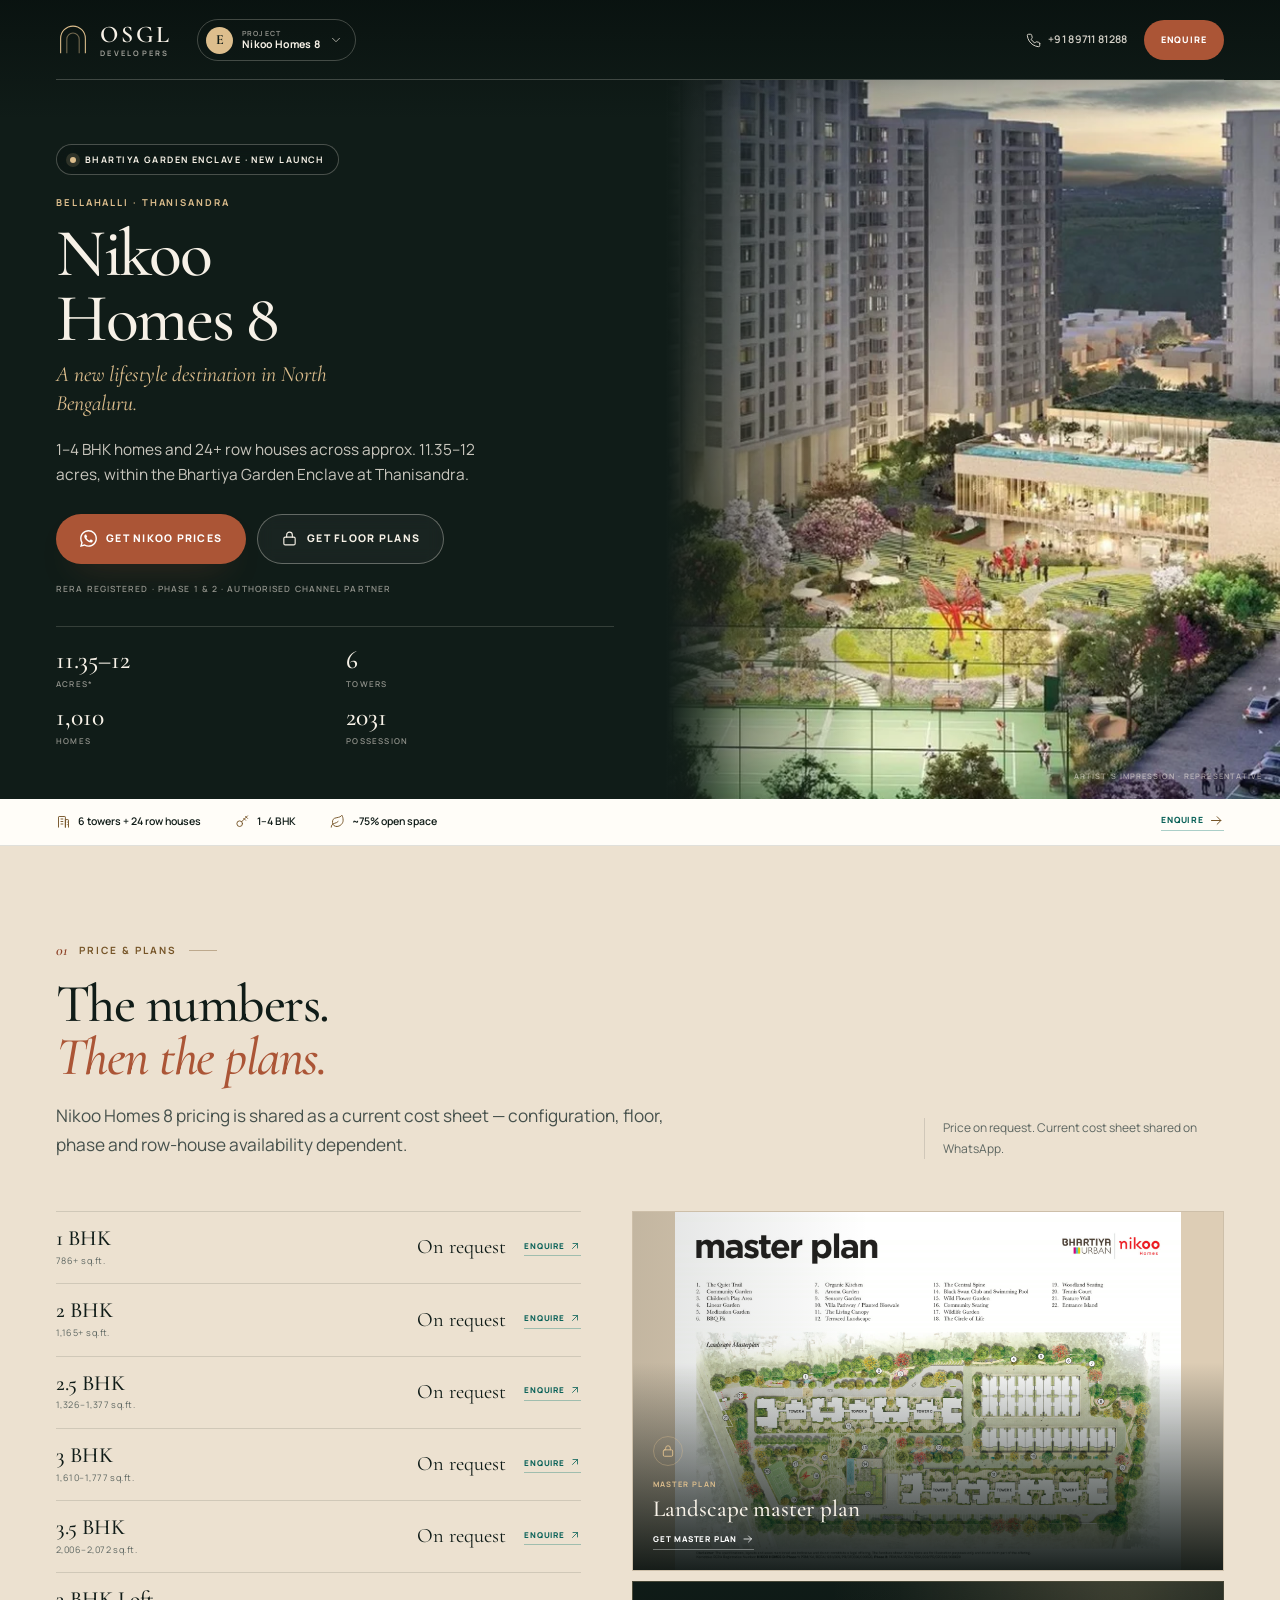
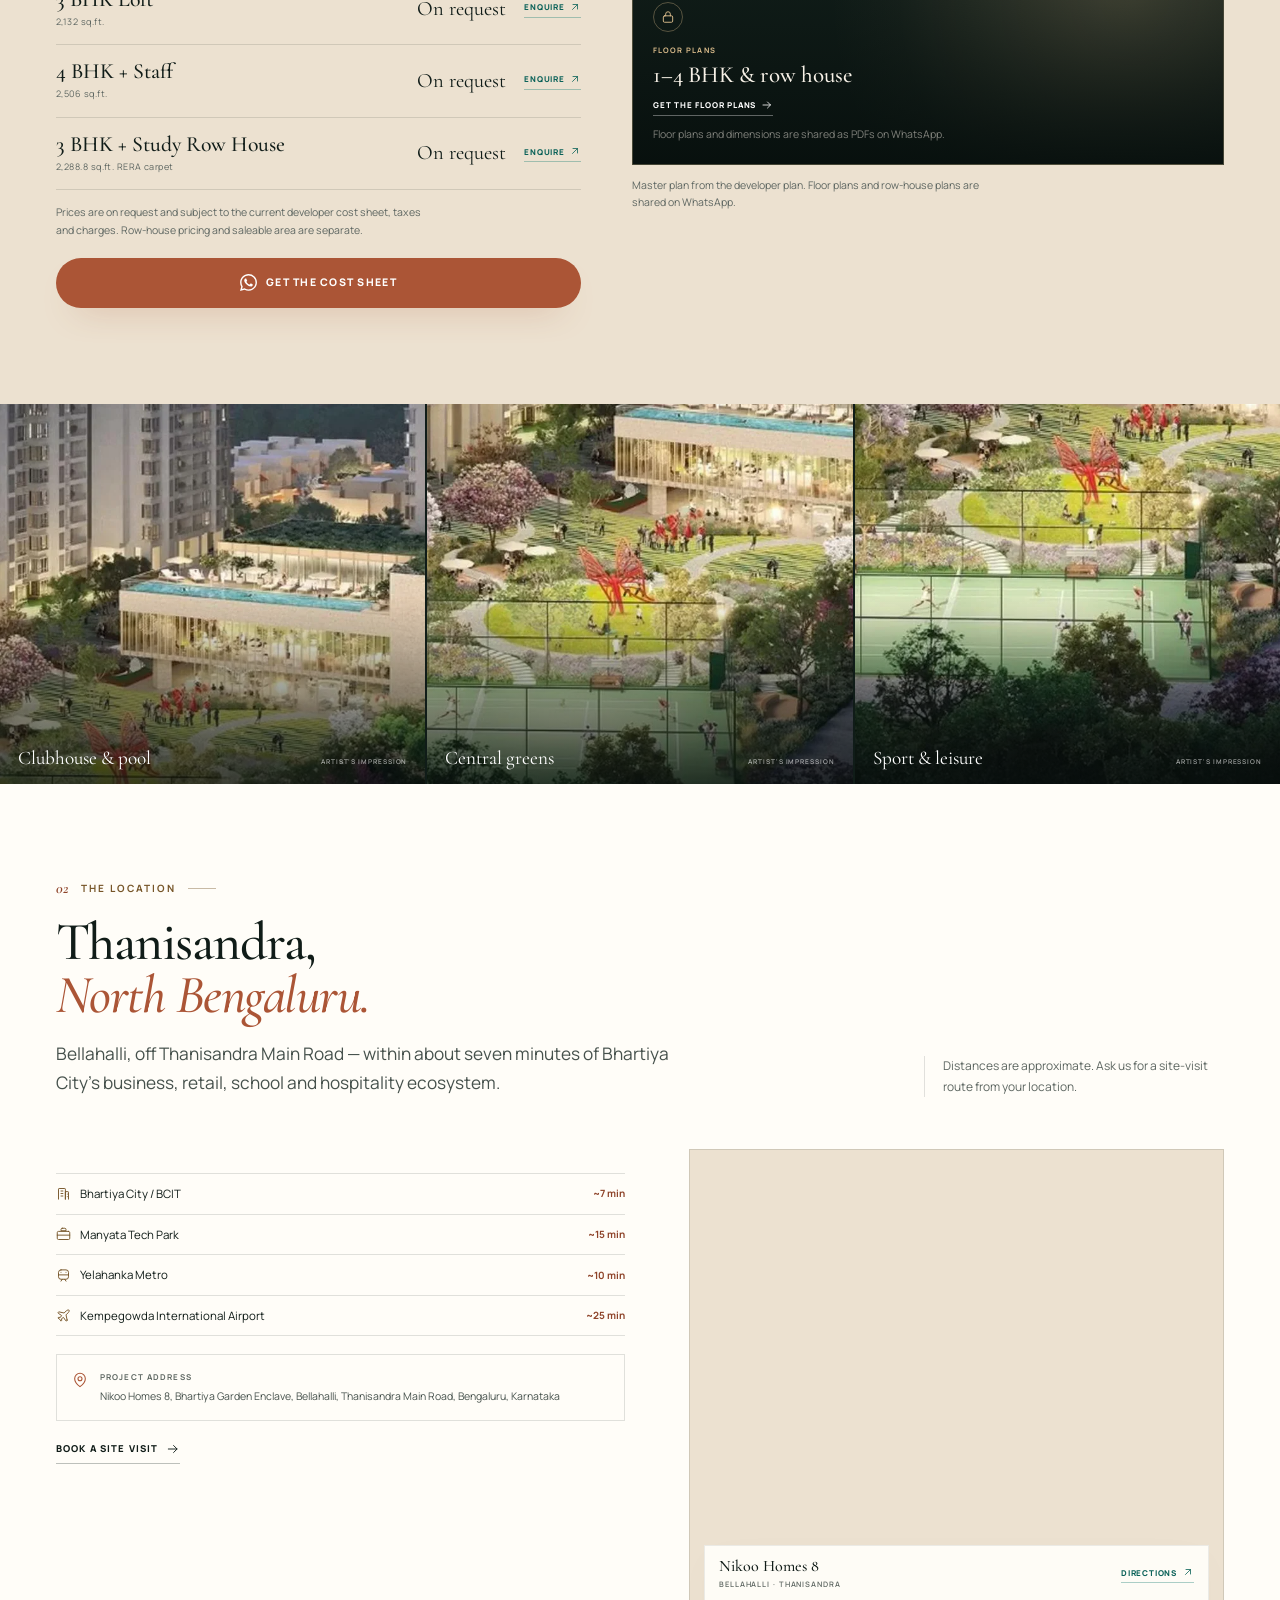
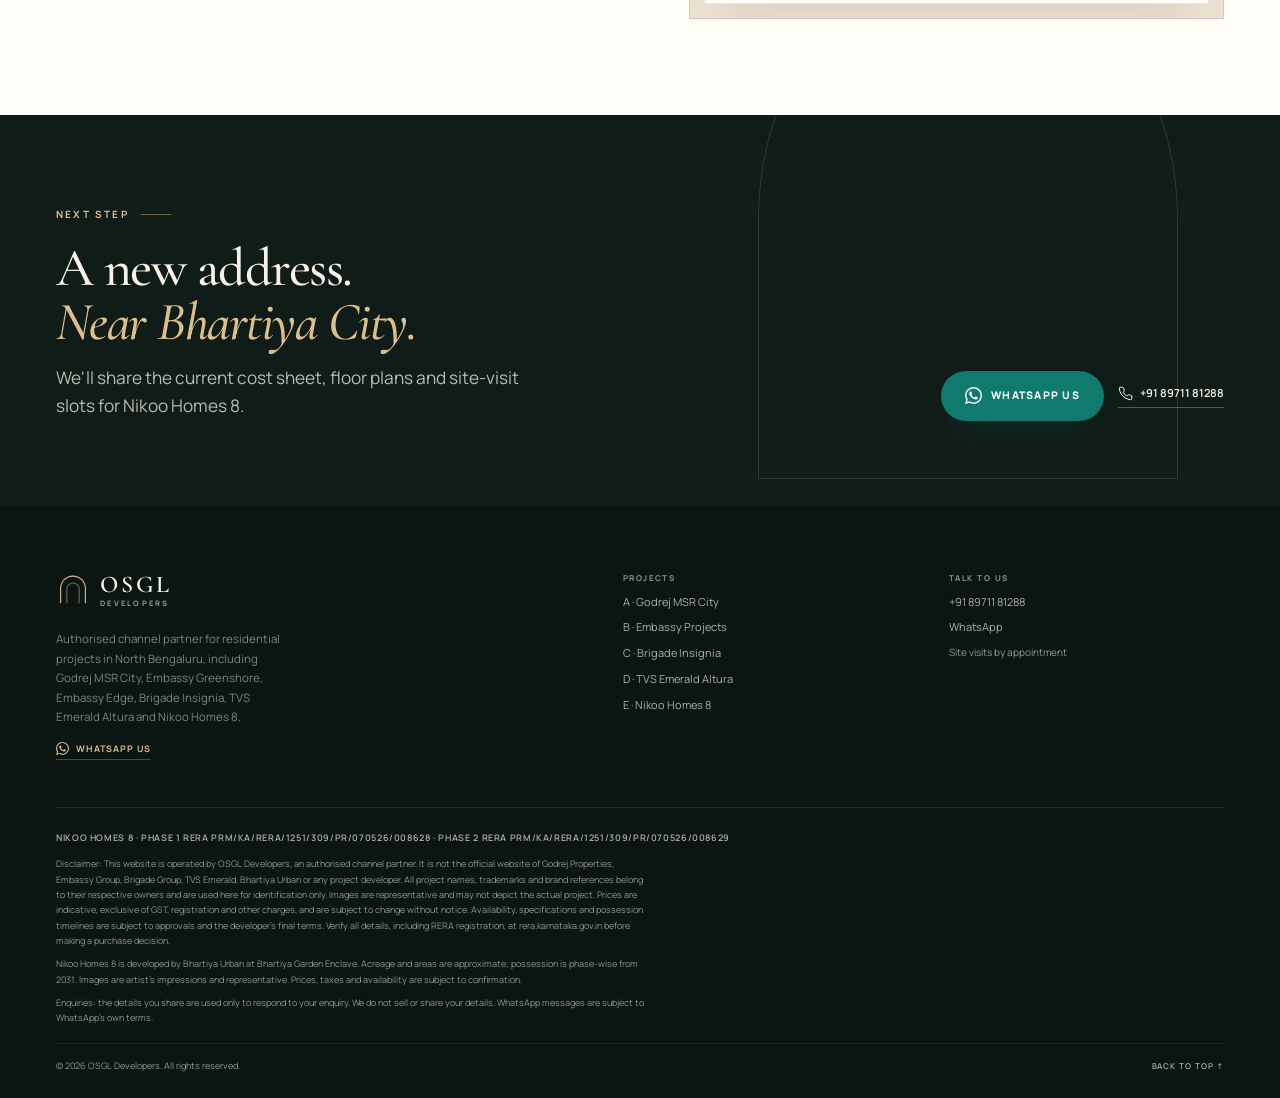
<file: nikoo-homes-8/index.html>
<!DOCTYPE html>
<html lang="en-IN">
<head>
  <meta charset="UTF-8">
  <meta name="viewport" content="width=device-width, initial-scale=1">
  <meta name="theme-color" content="#101c18">
  <title>Nikoo Homes 8 | Bhartiya Garden Enclave, Thanisandra | 1–4 BHK</title>
  <meta name="description" content="Nikoo Homes 8 at Bhartiya Garden Enclave, Thanisandra — 1–4 BHK homes and 24+ row houses across approx. 11.35–12 acres. Prices on request. Get the cost sheet and floor plans on WhatsApp.">
  <link rel="canonical" href="https://osgldevelopers.com/nikoo-homes-8/">
  <meta name="robots" content="index, follow, max-image-preview:large">
  <meta property="og:type" content="website">
  <meta property="og:locale" content="en_IN">
  <meta property="og:site_name" content="OSGL Developers">
  <meta property="og:title" content="Nikoo Homes 8 | Bhartiya Garden Enclave, Thanisandra | 1–4 BHK">
  <meta property="og:description" content="Nikoo Homes 8 at Bhartiya Garden Enclave, Thanisandra — 1–4 BHK homes and 24+ row houses across approx. 11.35–12 acres. Prices on request. Get the cost sheet and floor plans on WhatsApp.">
  <meta property="og:url" content="https://osgldevelopers.com/nikoo-homes-8/">
  <meta property="og:image" content="https://osgldevelopers.com/assets/img/og-nikoo.jpg">
  <meta property="og:image:width" content="1200">
  <meta property="og:image:height" content="630">
  <meta name="twitter:card" content="summary_large_image">
  <meta name="twitter:title" content="Nikoo Homes 8 | Bhartiya Garden Enclave, Thanisandra | 1–4 BHK">
  <meta name="twitter:description" content="Nikoo Homes 8 at Bhartiya Garden Enclave, Thanisandra — 1–4 BHK homes and 24+ row houses across approx. 11.35–12 acres. Prices on request. Get the cost sheet and floor plans on WhatsApp.">
  <meta name="twitter:image" content="https://osgldevelopers.com/assets/img/og-nikoo.jpg">
  <link rel="icon" href="/assets/img/favicon.svg" type="image/svg+xml">
  <link rel="icon" href="/assets/img/favicon-32.png" sizes="32x32" type="image/png">
  <link rel="apple-touch-icon" href="/assets/img/apple-touch-icon.png">
  <link rel="manifest" href="/site.webmanifest">
  <link rel="preload" href="/assets/fonts/cormorant-garamond-normal-latin.woff2" as="font" type="font/woff2" crossorigin>
  <link rel="preload" href="/assets/fonts/cormorant-garamond-italic-latin.woff2" as="font" type="font/woff2" crossorigin>
  <link rel="preload" href="/assets/fonts/manrope-normal-latin.woff2" as="font" type="font/woff2" crossorigin>
  <link rel="preload" as="image" type="image/webp" fetchpriority="high" href="/assets/img/nikoo-hero-1280.webp" imagesrcset="/assets/img/nikoo-hero-640.webp 640w, /assets/img/nikoo-hero-960.webp 960w, /assets/img/nikoo-hero-1280.webp 1280w" imagesizes="(max-width: 960px) 80vw, 46vw">
  <link rel="stylesheet" href="/assets/css/fonts.css">
  <link rel="stylesheet" href="/assets/css/styles.css">
  <noscript><style>.reveal{opacity:1!important;transform:none!important}</style></noscript>
  <script>document.documentElement.classList.add('js');</script>
  <script type="application/ld+json">
{
  "@context": "https://schema.org",
  "@graph": [
    {
      "@type": "ApartmentComplex",
      "@id": "https://osgldevelopers.com/nikoo-homes-8/#project",
      "name": "Nikoo Homes 8",
      "description": "A residential community at Bhartiya Garden Enclave, Bellahalli, Thanisandra, North Bengaluru, with 6 towers, about 1,010 apartments, 24+ row houses and 1\u20134 BHK homes.",
      "url": "https://osgldevelopers.com/nikoo-homes-8/",
      "image": "https://osgldevelopers.com/assets/img/og-nikoo.jpg",
      "telephone": "+91-8971181288",
      "numberOfAccommodationUnits": 1010,
      "address": {
        "@type": "PostalAddress",
        "streetAddress": "Bhartiya Garden Enclave, Bellahalli, Thanisandra Main Road",
        "addressLocality": "Bengaluru",
        "addressRegion": "Karnataka",
        "addressCountry": "IN"
      },
      "amenityFeature": [
        {
          "@type": "LocationFeatureSpecification",
          "name": "Clubhouse",
          "value": true
        },
        {
          "@type": "LocationFeatureSpecification",
          "name": "Swimming pool",
          "value": true
        },
        {
          "@type": "LocationFeatureSpecification",
          "name": "Landscaped gardens",
          "value": true
        },
        {
          "@type": "LocationFeatureSpecification",
          "name": "Jogging paths",
          "value": true
        },
        {
          "@type": "LocationFeatureSpecification",
          "name": "Sports facilities",
          "value": true
        },
        {
          "@type": "LocationFeatureSpecification",
          "name": "Children's play area",
          "value": true
        }
      ],
      "identifier": {
        "@type": "PropertyValue",
        "propertyID": "RERA",
        "value": "PRM/KA/RERA/1251/309/PR/070526/008628 / PRM/KA/RERA/1251/309/PR/070526/008629"
      }
    },
    {
      "@type": "BreadcrumbList",
      "itemListElement": [
        {
          "@type": "ListItem",
          "position": 1,
          "name": "Home",
          "item": "https://osgldevelopers.com/"
        },
        {
          "@type": "ListItem",
          "position": 2,
          "name": "Nikoo Homes 8",
          "item": "https://osgldevelopers.com/nikoo-homes-8/"
        }
      ]
    }
  ]
}
  </script>
</head>
<body id="top">
  <a class="skip-link" href="#main">Skip to content</a>
  <svg class="svg-sprite" xmlns="http://www.w3.org/2000/svg" aria-hidden="true" focusable="false">
    <symbol id="i-arrow" viewBox="0 0 24 24" fill="none" stroke="currentColor" stroke-width="1.6" stroke-linecap="round" stroke-linejoin="round"><path d="M4 12h15M13 6l6 6-6 6"/></symbol>
    <symbol id="i-arrow-up" viewBox="0 0 24 24" fill="none" stroke="currentColor" stroke-width="1.6" stroke-linecap="round" stroke-linejoin="round"><path d="M7 17 17 7M8 7h9v9"/></symbol>
    <symbol id="i-phone" viewBox="0 0 24 24" fill="none" stroke="currentColor" stroke-width="1.6" stroke-linecap="round" stroke-linejoin="round"><path d="M22 16.92v3a2 2 0 0 1-2.18 2 19.8 19.8 0 0 1-8.63-3.07 19.5 19.5 0 0 1-6-6A19.8 19.8 0 0 1 2.12 4.18 2 2 0 0 1 4.11 2h3a2 2 0 0 1 2 1.72c.13.96.36 1.9.7 2.81a2 2 0 0 1-.45 2.11L8.09 9.91a16 16 0 0 0 6 6l1.27-1.27a2 2 0 0 1 2.11-.45c.91.34 1.85.57 2.81.7A2 2 0 0 1 22 16.92z"/></symbol>
    <symbol id="i-whatsapp" viewBox="0 0 24 24" fill="currentColor"><path d="M17.47 14.38c-.3-.15-1.76-.87-2.03-.97-.27-.1-.47-.15-.67.15-.2.3-.77.97-.94 1.16-.17.2-.35.22-.64.08-.3-.15-1.26-.46-2.39-1.48-.88-.79-1.48-1.76-1.65-2.06-.17-.3-.02-.46.13-.61.13-.13.3-.35.45-.52.15-.17.2-.3.3-.5.1-.2.05-.37-.03-.52-.07-.15-.67-1.61-.92-2.2-.24-.58-.49-.5-.67-.51h-.57c-.2 0-.52.07-.79.37-.27.3-1.04 1.02-1.04 2.48s1.06 2.87 1.21 3.07c.15.2 2.1 3.2 5.08 4.49.71.3 1.26.49 1.69.62.71.23 1.36.2 1.87.12.57-.09 1.76-.72 2.01-1.41.25-.7.25-1.29.17-1.42-.07-.12-.27-.2-.57-.35M12.05 21.8h-.01a9.87 9.87 0 0 1-5.03-1.38l-.36-.21-3.74.98 1-3.65-.24-.37a9.86 9.86 0 0 1-1.51-5.26c0-5.45 4.44-9.89 9.89-9.89 2.64 0 5.12 1.03 6.99 2.9a9.83 9.83 0 0 1 2.89 6.99c0 5.45-4.44 9.89-9.89 9.89m8.41-18.3A11.82 11.82 0 0 0 12.05 0C5.5 0 .16 5.34.16 11.89c0 2.1.55 4.14 1.59 5.95L.06 24l6.3-1.65a11.88 11.88 0 0 0 5.68 1.45h.01c6.55 0 11.89-5.34 11.89-11.89 0-3.18-1.24-6.17-3.48-8.42z"/></symbol>
    <symbol id="i-chevron" viewBox="0 0 24 24" fill="none" stroke="currentColor" stroke-width="1.6" stroke-linecap="round" stroke-linejoin="round"><path d="m6 9 6 6 6-6"/></symbol>
    <symbol id="i-menu" viewBox="0 0 24 24" fill="none" stroke="currentColor" stroke-width="1.6" stroke-linecap="round" stroke-linejoin="round"><path d="M4 7h16M4 12h16M4 17h16"/></symbol>
    <symbol id="i-close" viewBox="0 0 24 24" fill="none" stroke="currentColor" stroke-width="1.6" stroke-linecap="round" stroke-linejoin="round"><path d="M18 6 6 18M6 6l12 12"/></symbol>
    <symbol id="i-check" viewBox="0 0 24 24" fill="none" stroke="currentColor" stroke-width="1.8" stroke-linecap="round" stroke-linejoin="round"><path d="M20 6 9 17l-5-5"/></symbol>
    <symbol id="i-pin" viewBox="0 0 24 24" fill="none" stroke="currentColor" stroke-width="1.6" stroke-linecap="round" stroke-linejoin="round"><path d="M20 10c0 6-8 12-8 12s-8-6-8-12a8 8 0 0 1 16 0z"/><circle cx="12" cy="10" r="3"/></symbol>
    <symbol id="i-plane" viewBox="0 0 24 24" fill="none" stroke="currentColor" stroke-width="1.5" stroke-linecap="round" stroke-linejoin="round"><path d="M17.8 19.2 16 11l3.5-3.5C21 6 21.5 4 21 3.5S18 3 16.5 4.5L13 8 4.8 6.2c-.5-.1-.9.1-1.1.5l-.3.5c-.2.5-.1 1 .3 1.3L9 12l-2 3H4l-1 1 3 2 2 3 1-1v-3l3-2 3.5 5.3c.3.4.8.5 1.3.3l.5-.2c.4-.3.6-.7.5-1.2z"/></symbol>
    <symbol id="i-train" viewBox="0 0 24 24" fill="none" stroke="currentColor" stroke-width="1.5" stroke-linecap="round" stroke-linejoin="round"><rect x="4" y="3" width="16" height="15" rx="4"/><path d="M4 11h16M8 21l2-3M16 21l-2-3M8 7h.01M16 7h.01"/></symbol>
    <symbol id="i-road" viewBox="0 0 24 24" fill="none" stroke="currentColor" stroke-width="1.5" stroke-linecap="round" stroke-linejoin="round"><path d="M4 21 8 3M20 21 16 3M12 7v3M12 14v3"/></symbol>
    <symbol id="i-school" viewBox="0 0 24 24" fill="none" stroke="currentColor" stroke-width="1.5" stroke-linecap="round" stroke-linejoin="round"><path d="m3 10 9-6 9 6M5 10v10h14V10M9 20v-6h6v6"/></symbol>
    <symbol id="i-briefcase" viewBox="0 0 24 24" fill="none" stroke="currentColor" stroke-width="1.5" stroke-linecap="round" stroke-linejoin="round"><path d="M10 2h4a2 2 0 0 1 2 2v2H8V4a2 2 0 0 1 2-2zM20 7H4a2 2 0 0 0-2 2v9a2 2 0 0 0 2 2h16a2 2 0 0 0 2-2V9a2 2 0 0 0-2-2zM2 13h20"/></symbol>
    <symbol id="i-lock" viewBox="0 0 24 24" fill="none" stroke="currentColor" stroke-width="1.6" stroke-linecap="round" stroke-linejoin="round"><rect x="4" y="10" width="16" height="11" rx="2"/><path d="M8 10V7a4 4 0 0 1 8 0v3"/></symbol>
    <symbol id="i-building" viewBox="0 0 24 24" fill="none" stroke="currentColor" stroke-width="1.5" stroke-linecap="round" stroke-linejoin="round"><path d="M4 21V5a1 1 0 0 1 1-1h9a1 1 0 0 1 1 1v16M15 21V9h4a1 1 0 0 1 1 1v11M8 8h3M8 12h3M8 16h3M18 13h.01M18 17h.01"/></symbol>
    <symbol id="i-leaf" viewBox="0 0 24 24" fill="none" stroke="currentColor" stroke-width="1.5" stroke-linecap="round" stroke-linejoin="round"><path d="M11 20A7 7 0 0 1 9.8 6.1C15.5 5 17 4.5 19 2c1 2 2 4.2 2 8 0 5.5-4.8 10-10 10zM2 21c0-3 1.85-5.36 5.08-6C9.5 14.52 12 13 13 12"/></symbol>
    <symbol id="i-key" viewBox="0 0 24 24" fill="none" stroke="currentColor" stroke-width="1.5" stroke-linecap="round" stroke-linejoin="round"><circle cx="7.5" cy="15.5" r="4.5"/><path d="m10.7 12.3 9.3-9.3M17 4l3 3M14 7l3 3"/></symbol>
    <symbol id="i-calendar" viewBox="0 0 24 24" fill="none" stroke="currentColor" stroke-width="1.5" stroke-linecap="round" stroke-linejoin="round"><path d="M8 2v4M16 2v4M3 10h18M5 4h14a2 2 0 0 1 2 2v14a2 2 0 0 1-2 2H5a2 2 0 0 1-2-2V6a2 2 0 0 1 2-2z"/></symbol>
    <symbol id="i-map" viewBox="0 0 24 24" fill="none" stroke="currentColor" stroke-width="1.5" stroke-linecap="round" stroke-linejoin="round"><path d="m9 18-6 3V6l6-3 6 3 6-3v15l-6 3-6-3zM9 3v15M15 6v15"/></symbol>
  </svg>
  <header class="site-header" data-header>
    <div class="header-inner">
      <a class="brand" href="/" aria-label="OSGL Developers home">
        <svg class="brand-mark" viewBox="0 0 44 44" aria-hidden="true">
          <path d="M6 39V20a16 16 0 0 1 32 0v19" fill="none" stroke="currentColor" stroke-width="1.4"/>
          <path d="M14 39V21a8 8 0 0 1 16 0v18" fill="none" stroke="currentColor" stroke-width="1.4" opacity=".5"/>
        </svg>
        <span class="brand-words"><span class="brand-name">OSGL</span> <span class="brand-sub">Developers</span></span>
      </a>
      <details class="project-switcher" data-project-switcher>
        <summary>
          <span class="ps-badge">E</span>
          <span class="ps-copy"><small>Project</small><strong>Nikoo Homes 8</strong></span>
          <svg class="icon ps-chevron" aria-hidden="true"><use href="#i-chevron"/></svg>
        </summary>
        <div class="ps-panel">
          <p class="ps-title">Switch project</p>
          <a class="ps-item" href="/godrej-msr-city/"><span class="ps-letter">A</span><span class="ps-copy"><strong>Godrej MSR City</strong><small>Shettigere · Now selling</small></span></a>
        <a class="ps-item" href="/project-b/"><span class="ps-letter">B</span><span class="ps-copy"><strong>Embassy Projects</strong><small>Greenshore &amp; Edge</small></span></a>
        <a class="ps-item" href="/project-c/"><span class="ps-letter">C</span><span class="ps-copy"><strong>Brigade Insignia</strong><small>Yelahanka · RERA registered</small></span></a>
        <a class="ps-item" href="/project-d/"><span class="ps-letter">D</span><span class="ps-copy"><strong>TVS Emerald Altura</strong><small>Sathanur · New launch</small></span></a>
        <a class="ps-item is-current" href="/nikoo-homes-8/" aria-current="page"><span class="ps-letter">E</span><span class="ps-copy"><strong>Nikoo Homes 8</strong><small>Thanisandra · New launch</small></span></a>
          <a class="ps-all" href="/">View all projects <svg class="icon" aria-hidden="true"><use href="#i-arrow"/></svg></a>
        </div>
      </details>
      <div class="header-actions">
        <a class="header-phone" href="tel:+918971181288">
          <svg class="icon" aria-hidden="true"><use href="#i-phone"/></svg>
          <span>+91&nbsp;89711&nbsp;81288</span>
        </a>
        <a class="btn btn-primary btn-sm header-cta" href="https://wa.me/918971181288?text=Hi%20OSGL%2C%20I%20would%20like%20the%20current%20price%20list%2C%20floor%20plans%20and%20site-visit%20details%20for%20Nikoo%20Homes%208%20at%20Bhartiya%20Garden%20Enclave%2C%20Thanisandra." target="_blank" rel="noopener">Enquire</a>
        <button class="menu-toggle" type="button" aria-label="Open menu" aria-expanded="false" aria-controls="mobile-menu" data-menu-toggle>
          <span class="menu-open-icon"><svg class="icon" aria-hidden="true"><use href="#i-menu"/></svg></span>
          <span class="menu-close-icon"><svg class="icon" aria-hidden="true"><use href="#i-close"/></svg></span>
        </button>
      </div>
    </div>
  </header>
  <nav class="mobile-menu" id="mobile-menu" data-mobile-menu aria-label="Mobile menu" inert>
    <div class="mobile-menu-main">
      <p class="mobile-label">Projects</p>
      <a class="mobile-project" href="/godrej-msr-city/"><span>A</span><div><strong>Godrej MSR City</strong><small>Shettigere · Now selling</small></div></a>
        <a class="mobile-project" href="/project-b/"><span>B</span><div><strong>Embassy Projects</strong><small>Greenshore &amp; Edge</small></div></a>
        <a class="mobile-project" href="/project-c/"><span>C</span><div><strong>Brigade Insignia</strong><small>Yelahanka · RERA registered</small></div></a>
        <a class="mobile-project" href="/project-d/"><span>D</span><div><strong>TVS Emerald Altura</strong><small>Sathanur · New launch</small></div></a>
        <a class="mobile-project is-current" href="/nikoo-homes-8/"><span>E</span><div><strong>Nikoo Homes 8</strong><small>Thanisandra · New launch</small></div></a>
      <p class="mobile-label mobile-label-gap">On this page</p>
      <div class="mobile-nav">
        <a href="#plans">Price &amp; plans <small>01</small></a>
        <a href="#location">Location <small>02</small></a>
      </div>
    </div>
    <div class="mobile-menu-foot">
      <a class="btn btn-wa btn-block" href="https://wa.me/918971181288?text=Hi%20OSGL%2C%20I%20would%20like%20the%20current%20price%20list%2C%20floor%20plans%20and%20site-visit%20details%20for%20Nikoo%20Homes%208%20at%20Bhartiya%20Garden%20Enclave%2C%20Thanisandra." target="_blank" rel="noopener">
        <svg class="icon" aria-hidden="true"><use href="#i-whatsapp"/></svg>
        WhatsApp us
      </a>
      <a class="mobile-phone" href="tel:+918971181288">
        <svg class="icon" aria-hidden="true"><use href="#i-phone"/></svg>
        +91&nbsp;89711&nbsp;81288
      </a>
    </div>
  </nav>
  <main id="main">
    <section class="project-hero" aria-labelledby="project-title">
      <div class="project-hero-copy">
        <p class="hero-badge"><span class="badge-dot"></span> Bhartiya Garden Enclave · New launch</p>
        <p class="hero-location">Bellahalli · Thanisandra</p>
        <h1 id="project-title">Nikoo Homes 8</h1>
        <p class="hero-tagline">A new lifestyle destination in North Bengaluru.</p>
        <p class="hero-sub">1–4 BHK homes and 24+ row houses across approx. 11.35–12 acres, within the Bhartiya Garden Enclave at Thanisandra.</p>
        <div class="hero-actions">
          <a class="btn btn-primary" href="https://wa.me/918971181288?text=Hi%20OSGL%2C%20I%20would%20like%20the%20current%20price%20list%2C%20floor%20plans%20and%20site-visit%20details%20for%20Nikoo%20Homes%208%20at%20Bhartiya%20Garden%20Enclave%2C%20Thanisandra." target="_blank" rel="noopener"><svg class="icon" aria-hidden="true"><use href="#i-whatsapp"/></svg>Get Nikoo prices</a>
          <a class="btn btn-ghost" href="https://wa.me/918971181288?text=Hi%20OSGL%2C%20please%20share%20the%20floor%20plans%20and%20row-house%20plans%20for%20Nikoo%20Homes%208%2C%20Thanisandra." target="_blank" rel="noopener"><svg class="icon" aria-hidden="true"><use href="#i-lock"/></svg>Get floor plans</a>
        </div>
        <p class="hero-note">RERA registered · Phase 1 &amp; 2 · Authorised channel partner</p>
        <div class="hero-facts"><div class="hero-fact"><strong>11.35–12</strong><span>Acres*</span></div><div class="hero-fact"><strong>6</strong><span>Towers</span></div><div class="hero-fact"><strong>1,010</strong><span>Homes</span></div><div class="hero-fact"><strong>2031</strong><span>Possession</span></div></div>
      </div>
      <figure class="project-hero-media">
        <img src="/assets/img/nikoo-hero-1280.webp" srcset="/assets/img/nikoo-hero-640.webp 640w, /assets/img/nikoo-hero-960.webp 960w, /assets/img/nikoo-hero-1280.webp 1280w" sizes="(max-width: 960px) 80vw, 46vw" alt="Nikoo Homes 8 towers, clubhouse pool and landscaped gardens at Bhartiya Garden Enclave" width="1600" height="2000" fetchpriority="high" decoding="async">
        <figcaption>Artist's impression · representative</figcaption>
      </figure>
    </section>
    <div class="quick-highlights">
      <div class="container quick-highlights-inner">
        <span><svg class="icon" aria-hidden="true"><use href="#i-building"/></svg>6 towers + 24 row houses</span><span><svg class="icon" aria-hidden="true"><use href="#i-key"/></svg>1–4 BHK</span><span><svg class="icon" aria-hidden="true"><use href="#i-leaf"/></svg>~75% open space</span>
        <a href="https://wa.me/918971181288?text=Hi%20OSGL%2C%20I%20would%20like%20the%20current%20price%20list%2C%20floor%20plans%20and%20site-visit%20details%20for%20Nikoo%20Homes%208%20at%20Bhartiya%20Garden%20Enclave%2C%20Thanisandra." target="_blank" rel="noopener">Enquire <svg class="icon" aria-hidden="true"><use href="#i-arrow"/></svg></a>
      </div>
    </div>
    <section class="section section-cream" id="plans" aria-labelledby="plans-title">
      <div class="container">
        <div class="section-head-row">
          <div class="section-head">
            <p class="section-label"><span>01</span> Price &amp; plans</p>
            <h2 id="plans-title">The numbers.<br><em>Then the plans.</em></h2>
            <p class="lead">Nikoo Homes 8 pricing is shared as a current cost sheet — configuration, floor, phase and row-house availability dependent.</p>
          </div>
          <p class="section-head-note">Price on request. Current cost sheet shared on WhatsApp.</p>
        </div>
        <div class="plans-grid">
          <div class="price-list">
              <div class="price-row">
                <div class="price-type"><strong>1 BHK</strong><small>786+ sq.ft.</small></div>
                <span class="price-amount">On request</span>
                <a class="price-cta" href="https://wa.me/918971181288?text=Hi%20OSGL%2C%20please%20share%20the%201%20BHK%20price%20and%20floor%20plan%20for%20Nikoo%20Homes%208." target="_blank" rel="noopener">Enquire <svg class="icon" aria-hidden="true"><use href="#i-arrow-up"/></svg></a>
              </div>
              <div class="price-row">
                <div class="price-type"><strong>2 BHK</strong><small>1,165+ sq.ft.</small></div>
                <span class="price-amount">On request</span>
                <a class="price-cta" href="https://wa.me/918971181288?text=Hi%20OSGL%2C%20please%20share%20the%202%20BHK%20price%20and%20floor%20plan%20for%20Nikoo%20Homes%208." target="_blank" rel="noopener">Enquire <svg class="icon" aria-hidden="true"><use href="#i-arrow-up"/></svg></a>
              </div>
              <div class="price-row">
                <div class="price-type"><strong>2.5 BHK</strong><small>1,326–1,377 sq.ft.</small></div>
                <span class="price-amount">On request</span>
                <a class="price-cta" href="https://wa.me/918971181288?text=Hi%20OSGL%2C%20please%20share%20the%202.5%20BHK%20price%20and%20floor%20plan%20for%20Nikoo%20Homes%208." target="_blank" rel="noopener">Enquire <svg class="icon" aria-hidden="true"><use href="#i-arrow-up"/></svg></a>
              </div>
              <div class="price-row">
                <div class="price-type"><strong>3 BHK</strong><small>1,610–1,777 sq.ft.</small></div>
                <span class="price-amount">On request</span>
                <a class="price-cta" href="https://wa.me/918971181288?text=Hi%20OSGL%2C%20please%20share%20the%203%20BHK%20price%20and%20floor%20plan%20for%20Nikoo%20Homes%208." target="_blank" rel="noopener">Enquire <svg class="icon" aria-hidden="true"><use href="#i-arrow-up"/></svg></a>
              </div>
              <div class="price-row">
                <div class="price-type"><strong>3.5 BHK</strong><small>2,006–2,072 sq.ft.</small></div>
                <span class="price-amount">On request</span>
                <a class="price-cta" href="https://wa.me/918971181288?text=Hi%20OSGL%2C%20please%20share%20the%203.5%20BHK%20price%20and%20floor%20plan%20for%20Nikoo%20Homes%208." target="_blank" rel="noopener">Enquire <svg class="icon" aria-hidden="true"><use href="#i-arrow-up"/></svg></a>
              </div>
              <div class="price-row">
                <div class="price-type"><strong>3 BHK Loft</strong><small>2,132 sq.ft.</small></div>
                <span class="price-amount">On request</span>
                <a class="price-cta" href="https://wa.me/918971181288?text=Hi%20OSGL%2C%20please%20share%20the%203%20BHK%20Loft%20price%20and%20floor%20plan%20for%20Nikoo%20Homes%208." target="_blank" rel="noopener">Enquire <svg class="icon" aria-hidden="true"><use href="#i-arrow-up"/></svg></a>
              </div>
              <div class="price-row">
                <div class="price-type"><strong>4 BHK + Staff</strong><small>2,506 sq.ft.</small></div>
                <span class="price-amount">On request</span>
                <a class="price-cta" href="https://wa.me/918971181288?text=Hi%20OSGL%2C%20please%20share%20the%204%20BHK%20%2B%20Staff%20price%20and%20floor%20plan%20for%20Nikoo%20Homes%208." target="_blank" rel="noopener">Enquire <svg class="icon" aria-hidden="true"><use href="#i-arrow-up"/></svg></a>
              </div>
              <div class="price-row">
                <div class="price-type"><strong>3 BHK + Study Row House</strong><small>2,288.8 sq.ft. RERA carpet</small></div>
                <span class="price-amount">On request</span>
                <a class="price-cta" href="https://wa.me/918971181288?text=Hi%20OSGL%2C%20please%20share%20the%20row-house%20price%2C%20saleable%20area%20and%20availability%20at%20Nikoo%20Homes%208." target="_blank" rel="noopener">Enquire <svg class="icon" aria-hidden="true"><use href="#i-arrow-up"/></svg></a>
              </div>
            <p class="fineprint">Prices are on request and subject to the current developer cost sheet, taxes and charges. Row-house pricing and saleable area are separate.</p>
            <a class="btn btn-primary" href="https://wa.me/918971181288?text=Hi%20OSGL%2C%20I%20would%20like%20the%20current%20price%20list%2C%20floor%20plans%20and%20site-visit%20details%20for%20Nikoo%20Homes%208%20at%20Bhartiya%20Garden%20Enclave%2C%20Thanisandra." target="_blank" rel="noopener"><svg class="icon" aria-hidden="true"><use href="#i-whatsapp"/></svg>Get the cost sheet</a>
          </div>
          <div class="plan-grid">
            <a class="plan-card plan-card-wide plan-card--clear plan-card--tall" href="https://wa.me/918971181288?text=Hi%20OSGL%2C%20please%20share%20the%20Nikoo%20Homes%208%20master%20plan%20and%20current%20availability." target="_blank" rel="noopener">
              <div class="plan-visual"><img src="/assets/img/nikoo-master.jpg" alt="" aria-hidden="true" width="1000" height="750" loading="lazy" decoding="async"></div>
              <div class="plan-content">
                <span class="plan-lock"><svg class="icon" aria-hidden="true"><use href="#i-lock"/></svg></span>
                <span class="plan-label">Master plan</span>
                <span class="plan-title">Landscape master plan</span>
                <span class="plan-cta">Get master plan <svg class="icon" aria-hidden="true"><use href="#i-arrow"/></svg></span>
              </div>
            </a>
            <a class="plan-card plan-card-wide plan-card--request" href="https://wa.me/918971181288?text=Hi%20OSGL%2C%20please%20share%20the%201%2C%202%2C%202.5%2C%203%2C%203.5%20and%204%20BHK%20floor%20plans%2C%20plus%20row-house%20plans%2C%20for%20Nikoo%20Homes%208." target="_blank" rel="noopener">
              <div class="plan-content">
                <span class="plan-lock"><svg class="icon" aria-hidden="true"><use href="#i-lock"/></svg></span>
                <span class="plan-label">Floor plans</span>
                <span class="plan-title">1–4 BHK &amp; row house</span>
                <span class="plan-cta">Get the floor plans <svg class="icon" aria-hidden="true"><use href="#i-arrow"/></svg></span>
                <p class="fineprint">Floor plans and dimensions are shared as PDFs on WhatsApp.</p>
              </div>
            </a>
            <p class="fineprint">Master plan from the developer plan. Floor plans and row-house plans are shared on WhatsApp.</p>
          </div>
        </div>
      </div>
    </section>
    <section class="gallery-strip" aria-label="Representative project imagery">
      <figure>
        <img src="/assets/img/nikoo-club-1200.webp" srcset="/assets/img/nikoo-club-800.webp 800w, /assets/img/nikoo-club-1200.webp 1200w" sizes="33vw" alt="The clubhouse pool deck at Nikoo Homes 8" width="1200" height="900" loading="lazy" decoding="async">
        <figcaption><span>Clubhouse &amp; pool</span><small>Artist's impression</small></figcaption>
      </figure>
      <figure>
        <img src="/assets/img/nikoo-garden-1200.webp" srcset="/assets/img/nikoo-garden-800.webp 800w, /assets/img/nikoo-garden-1200.webp 1200w" sizes="33vw" alt="The central garden at Nikoo Homes 8" width="1200" height="900" loading="lazy" decoding="async">
        <figcaption><span>Central greens</span><small>Artist's impression</small></figcaption>
      </figure>
      <figure>
        <img src="/assets/img/nikoo-court-1200.webp" srcset="/assets/img/nikoo-court-800.webp 800w, /assets/img/nikoo-court-1200.webp 1200w" sizes="33vw" alt="The tennis court and gardens at Nikoo Homes 8" width="1200" height="900" loading="lazy" decoding="async">
        <figcaption><span>Sport &amp; leisure</span><small>Artist's impression</small></figcaption>
      </figure>
    </section>
    <section class="section section-paper" id="location" aria-labelledby="location-title">
      <div class="container">
        <div class="section-head-row">
          <div class="section-head">
            <p class="section-label"><span>02</span> The location</p>
            <h2 id="location-title">Thanisandra,<br><em>North Bengaluru.</em></h2>
            <p class="lead">Bellahalli, off Thanisandra Main Road — within about seven minutes of Bhartiya City's business, retail, school and hospitality ecosystem.</p>
          </div>
          <p class="section-head-note">Distances are approximate. Ask us for a site-visit route from your location.</p>
        </div>
        <div class="location-grid">
          <div class="location-copy">
            <ul class="distance-list">              <li><span class="distance-name"><svg class="icon" aria-hidden="true"><use href="#i-building"/></svg>Bhartiya City / BCIT</span><span class="distance-value">~7 min</span></li>
              <li><span class="distance-name"><svg class="icon" aria-hidden="true"><use href="#i-briefcase"/></svg>Manyata Tech Park</span><span class="distance-value">~15 min</span></li>
              <li><span class="distance-name"><svg class="icon" aria-hidden="true"><use href="#i-train"/></svg>Yelahanka Metro</span><span class="distance-value">~10 min</span></li>
              <li><span class="distance-name"><svg class="icon" aria-hidden="true"><use href="#i-plane"/></svg>Kempegowda International Airport</span><span class="distance-value">~25 min</span></li></ul>
            <div class="address-box">
              <svg class="icon" aria-hidden="true"><use href="#i-pin"/></svg>
              <div><span>Project address</span><p>Nikoo Homes 8, Bhartiya Garden Enclave, Bellahalli, Thanisandra Main Road, Bengaluru, Karnataka</p></div>
            </div>
            <a class="link-arrow site-visit-link" href="https://wa.me/918971181288?text=Hi%20OSGL%2C%20I%20would%20like%20to%20book%20a%20site%20visit%20to%20Nikoo%20Homes%208%20at%20Bhartiya%20Garden%20Enclave%2C%20Thanisandra." target="_blank" rel="noopener">Book a site visit <svg class="icon" aria-hidden="true"><use href="#i-arrow"/></svg></a>
          </div>
          <div class="map-frame">
            <iframe title="Map showing Nikoo Homes 8" src="https://www.google.com/maps?q=Bhartiya%20Garden%20Enclave%2C%20Bellahalli%2C%20Thanisandra&amp;z=15&amp;output=embed" loading="lazy" referrerpolicy="no-referrer-when-downgrade" allowfullscreen></iframe>
            <div class="map-card">
              <div><strong>Nikoo Homes 8</strong><small>Bellahalli · Thanisandra</small></div>
              <a href="https://www.google.com/maps/dir/?api=1&destination=Bhartiya%20Garden%20Enclave%2C%20Bellahalli%2C%20Thanisandra" target="_blank" rel="noopener">Directions <svg class="icon" aria-hidden="true"><use href="#i-arrow-up"/></svg></a>
            </div>
          </div>
        </div>
      </div>
    </section>
    <section class="cta-band" aria-labelledby="cta-title">
      <div class="container cta-inner">
        <div>
          <p class="eyebrow eyebrow-light">Next step</p>
          <h2 id="cta-title">A new address.<br><em>Near Bhartiya City.</em></h2>
          <p class="lead">We'll share the current cost sheet, floor plans and site-visit slots for Nikoo Homes 8.</p>
        </div>
        <div class="cta-actions">
          <a class="btn btn-wa" href="https://wa.me/918971181288?text=Hi%20OSGL%2C%20I%20would%20like%20the%20current%20price%20list%2C%20floor%20plans%20and%20site-visit%20details%20for%20Nikoo%20Homes%208%20at%20Bhartiya%20Garden%20Enclave%2C%20Thanisandra." target="_blank" rel="noopener"><svg class="icon" aria-hidden="true"><use href="#i-whatsapp"/></svg>WhatsApp us</a>
          <a class="cta-phone" href="tel:+918971181288"><svg class="icon" aria-hidden="true"><use href="#i-phone"/></svg>+91&nbsp;89711&nbsp;81288</a>
        </div>
      </div>
    </section>
  </main>
  <footer class="site-footer">
    <div class="container footer-top">
      <div class="footer-brand">
        <a class="brand brand-light" href="/" aria-label="OSGL Developers home">
          <svg class="brand-mark" viewBox="0 0 44 44" aria-hidden="true">
            <path d="M6 39V20a16 16 0 0 1 32 0v19" fill="none" stroke="currentColor" stroke-width="1.4"/>
            <path d="M14 39V21a8 8 0 0 1 16 0v18" fill="none" stroke="currentColor" stroke-width="1.4" opacity=".5"/>
          </svg>
          <span class="brand-words"><span class="brand-name">OSGL</span> <span class="brand-sub">Developers</span></span>
        </a>
        <p>Authorised channel partner for residential projects in North Bengaluru, including Godrej MSR City, Embassy Greenshore, Embassy Edge, Brigade Insignia, TVS Emerald Altura and Nikoo Homes 8.</p>
        <a class="footer-wa" href="https://wa.me/918971181288?text=Hi%20OSGL%2C%20I%20would%20like%20the%20current%20price%20list%2C%20floor%20plans%20and%20site-visit%20details%20for%20Nikoo%20Homes%208%20at%20Bhartiya%20Garden%20Enclave%2C%20Thanisandra." target="_blank" rel="noopener">
          <svg class="icon" aria-hidden="true"><use href="#i-whatsapp"/></svg>
          WhatsApp us
        </a>
      </div>
      <nav class="footer-nav" aria-label="Projects">
        <h3>Projects</h3>
        <a href="/godrej-msr-city/">A · Godrej MSR City</a>
        <a href="/project-b/">B · Embassy Projects</a>
        <a href="/project-c/">C · Brigade Insignia</a>
        <a href="/project-d/">D · TVS Emerald Altura</a>
        <a href="/nikoo-homes-8/">E · Nikoo Homes 8</a>
      </nav>
      <div class="footer-contact">
        <h3>Talk to us</h3>
        <a href="tel:+918971181288">+91&nbsp;89711&nbsp;81288</a>
        <a href="https://wa.me/918971181288?text=Hi%20OSGL%2C%20I%20would%20like%20the%20current%20price%20list%2C%20floor%20plans%20and%20site-visit%20details%20for%20Nikoo%20Homes%208%20at%20Bhartiya%20Garden%20Enclave%2C%20Thanisandra." target="_blank" rel="noopener">WhatsApp</a>
        <p>Site visits by appointment</p>
      </div>
    </div>
    <div class="container footer-legal">
      <p class="footer-rera">NIKOO HOMES 8 · PHASE 1 RERA PRM/KA/RERA/1251/309/PR/070526/008628 · PHASE 2 RERA PRM/KA/RERA/1251/309/PR/070526/008629</p>
      <p>Disclaimer: This website is operated by OSGL Developers, an authorised channel partner. It is not the official website of Godrej Properties, Embassy Group, Brigade Group, TVS Emerald, Bhartiya Urban or any project developer. All project names, trademarks and brand references belong to their respective owners and are used here for identification only. Images are representative and may not depict the actual project. Prices are indicative, exclusive of GST, registration and other charges, and are subject to change without notice. Availability, specifications and possession timelines are subject to approvals and the developer's final terms. Verify all details, including RERA registration, at rera.karnataka.gov.in before making a purchase decision.</p>
      <p>Nikoo Homes 8 is developed by Bhartiya Urban at Bhartiya Garden Enclave. Acreage and areas are approximate; possession is phase-wise from 2031. Images are artist's impressions and representative. Prices, taxes and availability are subject to confirmation.</p>
      <p>Enquiries: the details you share are used only to respond to your enquiry. We do not sell or share your details. WhatsApp messages are subject to WhatsApp's own terms.</p>
      <div class="footer-bottom">
        <p>© 2026 OSGL Developers. All rights reserved.</p>
        <a href="#top">Back to top ↑</a>
      </div>
    </div>
  </footer>
  <a class="float-wa" href="https://wa.me/918971181288?text=Hi%20OSGL%2C%20I%20would%20like%20the%20current%20price%20list%2C%20floor%20plans%20and%20site-visit%20details%20for%20Nikoo%20Homes%208%20at%20Bhartiya%20Garden%20Enclave%2C%20Thanisandra." target="_blank" rel="noopener" aria-label="Chat with OSGL on WhatsApp">
    <svg class="icon" aria-hidden="true"><use href="#i-whatsapp"/></svg>
    <span class="float-label">Chat with us</span>
  </a>
  <nav class="mobile-bar" aria-label="Quick contact">
    <a href="tel:+918971181288">
      <svg class="icon" aria-hidden="true"><use href="#i-phone"/></svg>
      <span>Call</span>
    </a>
    <a class="mobile-bar-wa" href="https://wa.me/918971181288?text=Hi%20OSGL%2C%20I%20would%20like%20the%20current%20price%20list%2C%20floor%20plans%20and%20site-visit%20details%20for%20Nikoo%20Homes%208%20at%20Bhartiya%20Garden%20Enclave%2C%20Thanisandra." target="_blank" rel="noopener">
      <svg class="icon" aria-hidden="true"><use href="#i-whatsapp"/></svg>
      <span>WhatsApp</span>
    </a>
    <a href="https://wa.me/918971181288?text=Hi%20OSGL%2C%20I%20would%20like%20the%20current%20price%20list%2C%20floor%20plans%20and%20site-visit%20details%20for%20Nikoo%20Homes%208%20at%20Bhartiya%20Garden%20Enclave%2C%20Thanisandra." target="_blank" rel="noopener">
      <svg class="icon" aria-hidden="true"><use href="#i-arrow"/></svg>
      <span>Get price</span>
    </a>
  </nav>
  <script src="/assets/js/main.js" defer></script>
</body>
</html>
</file>
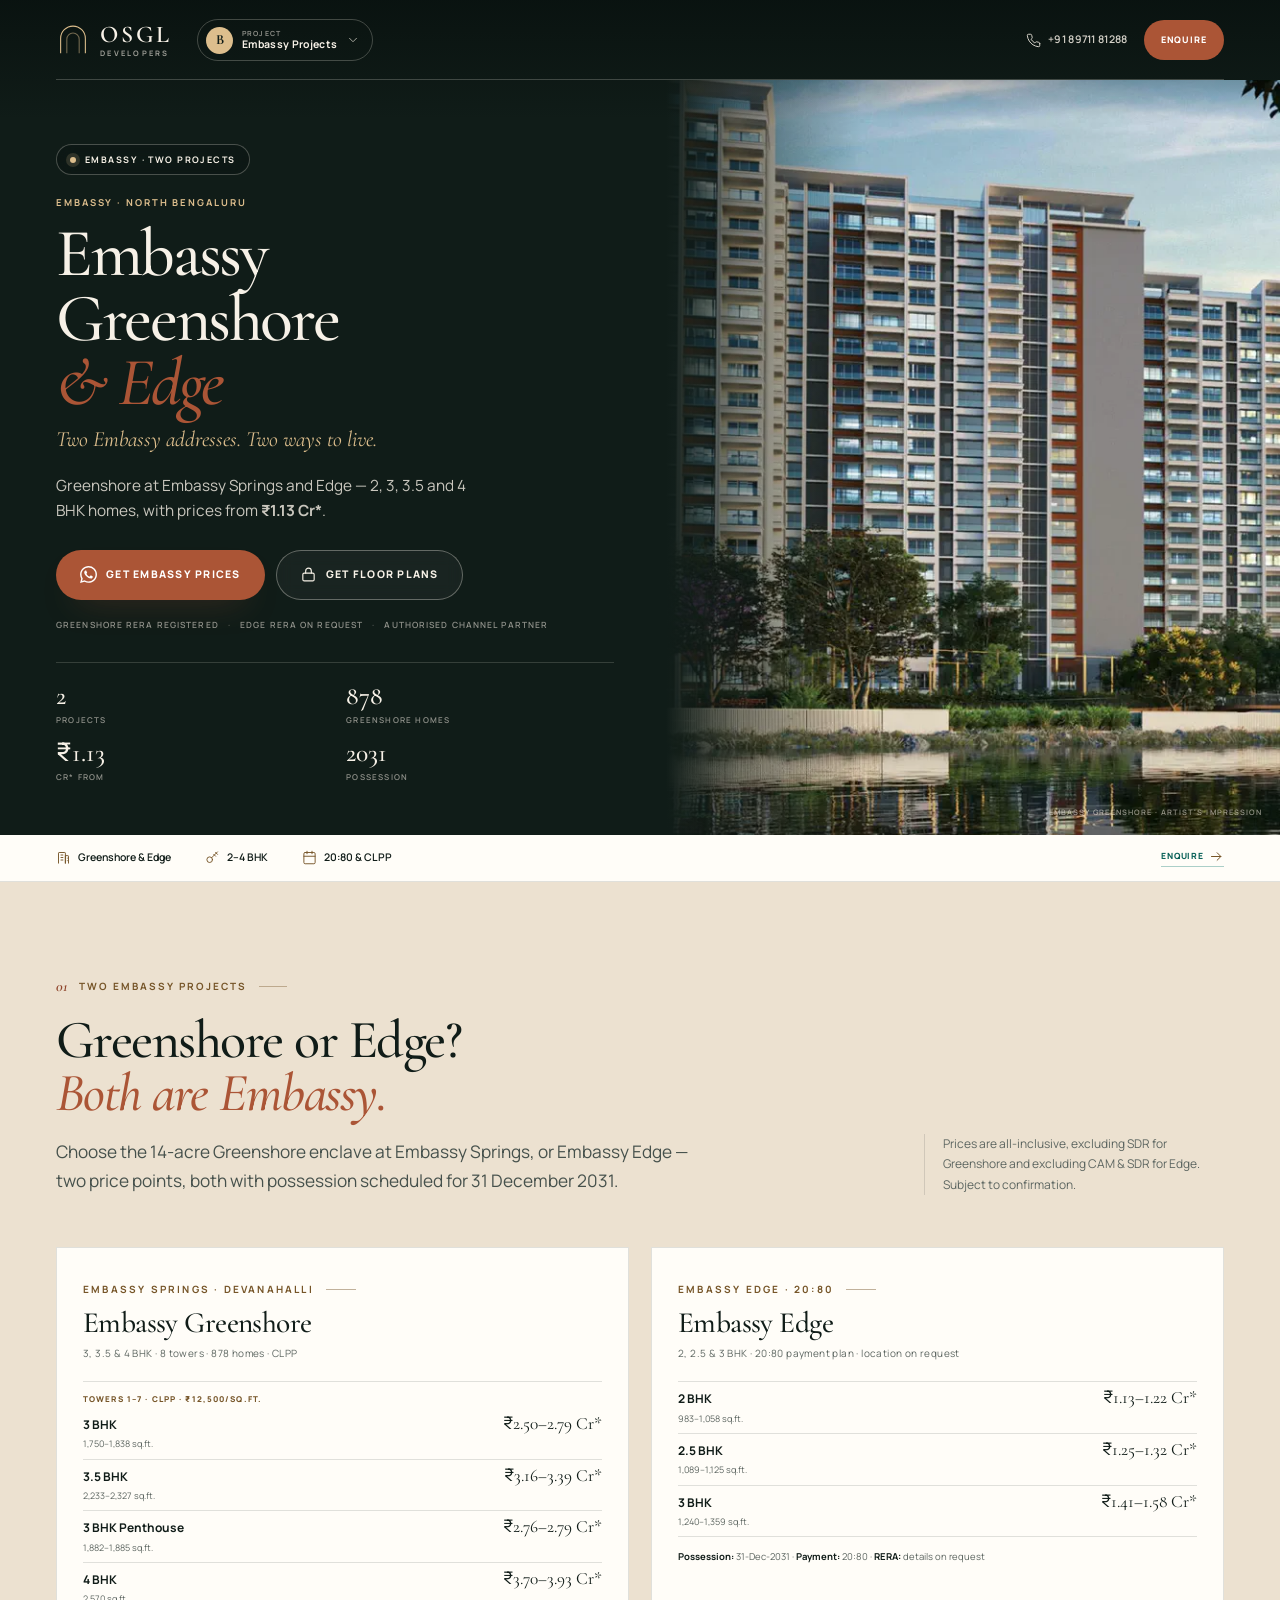
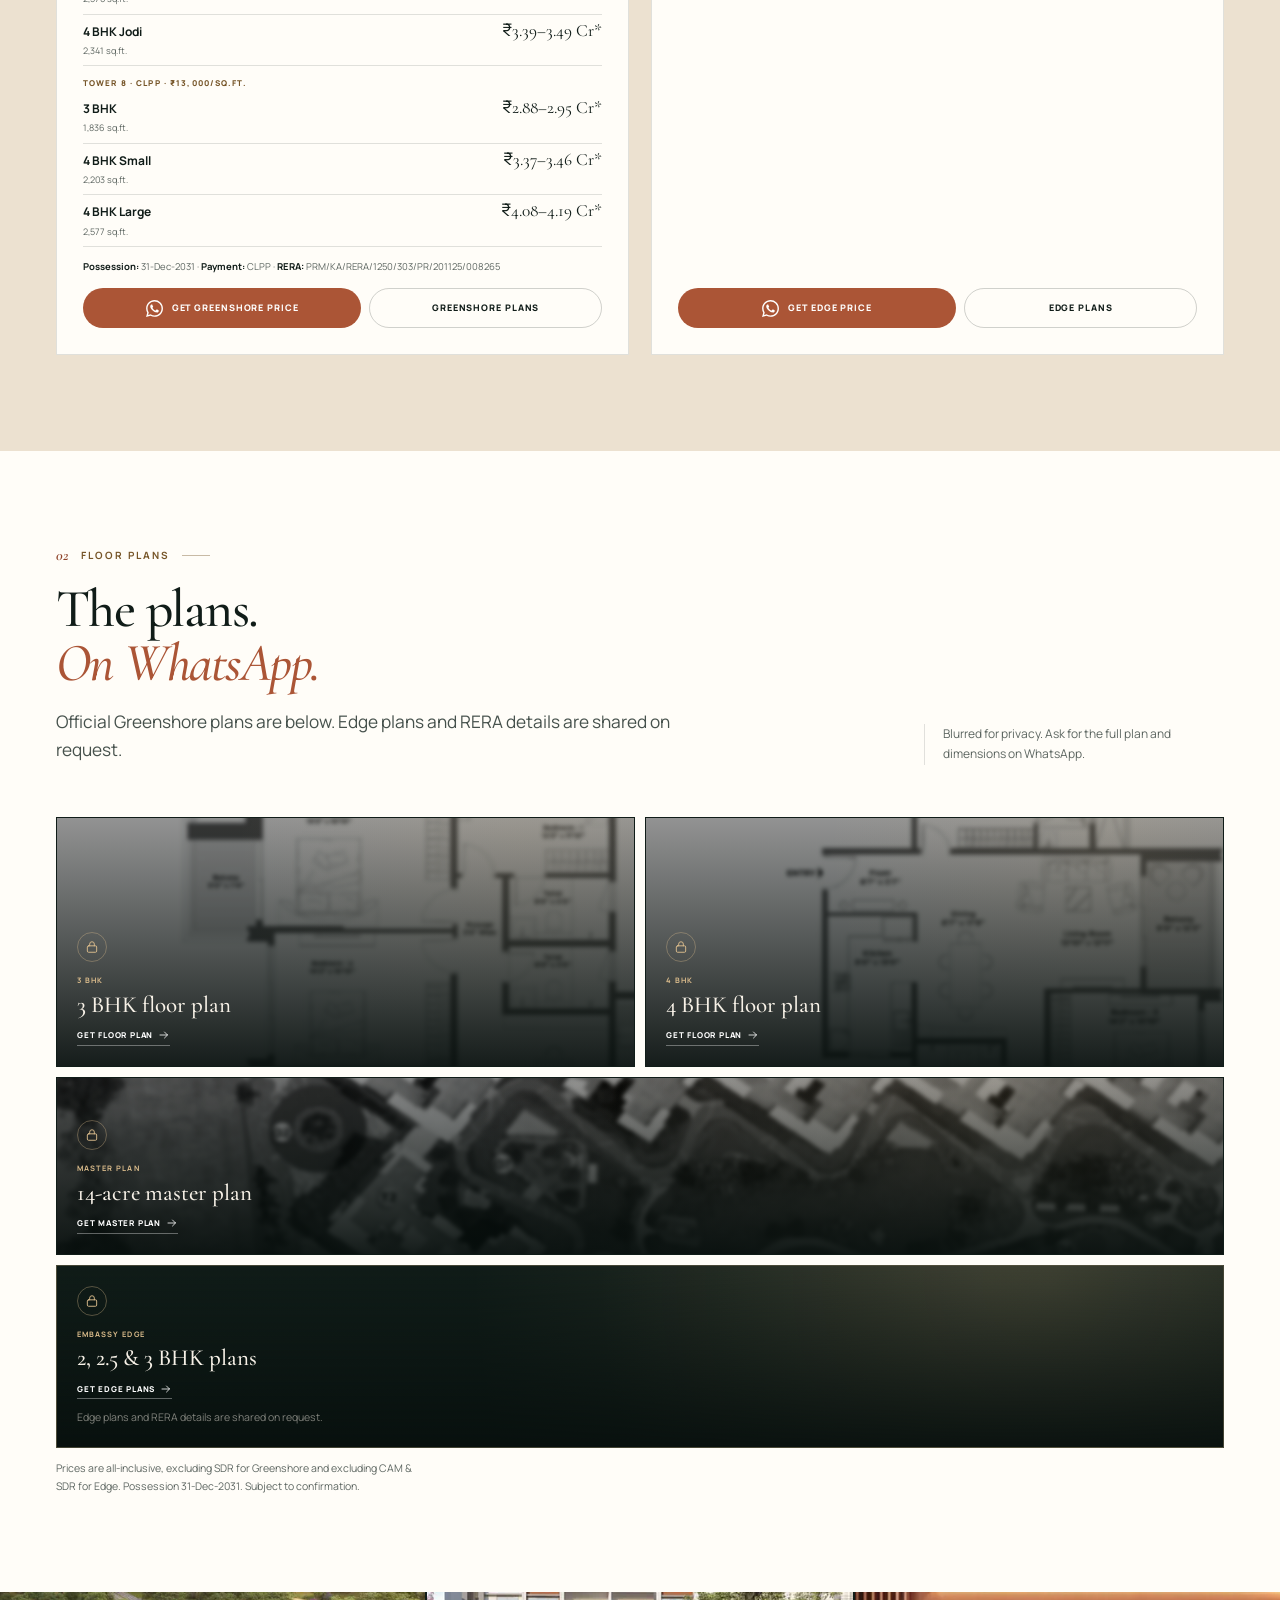
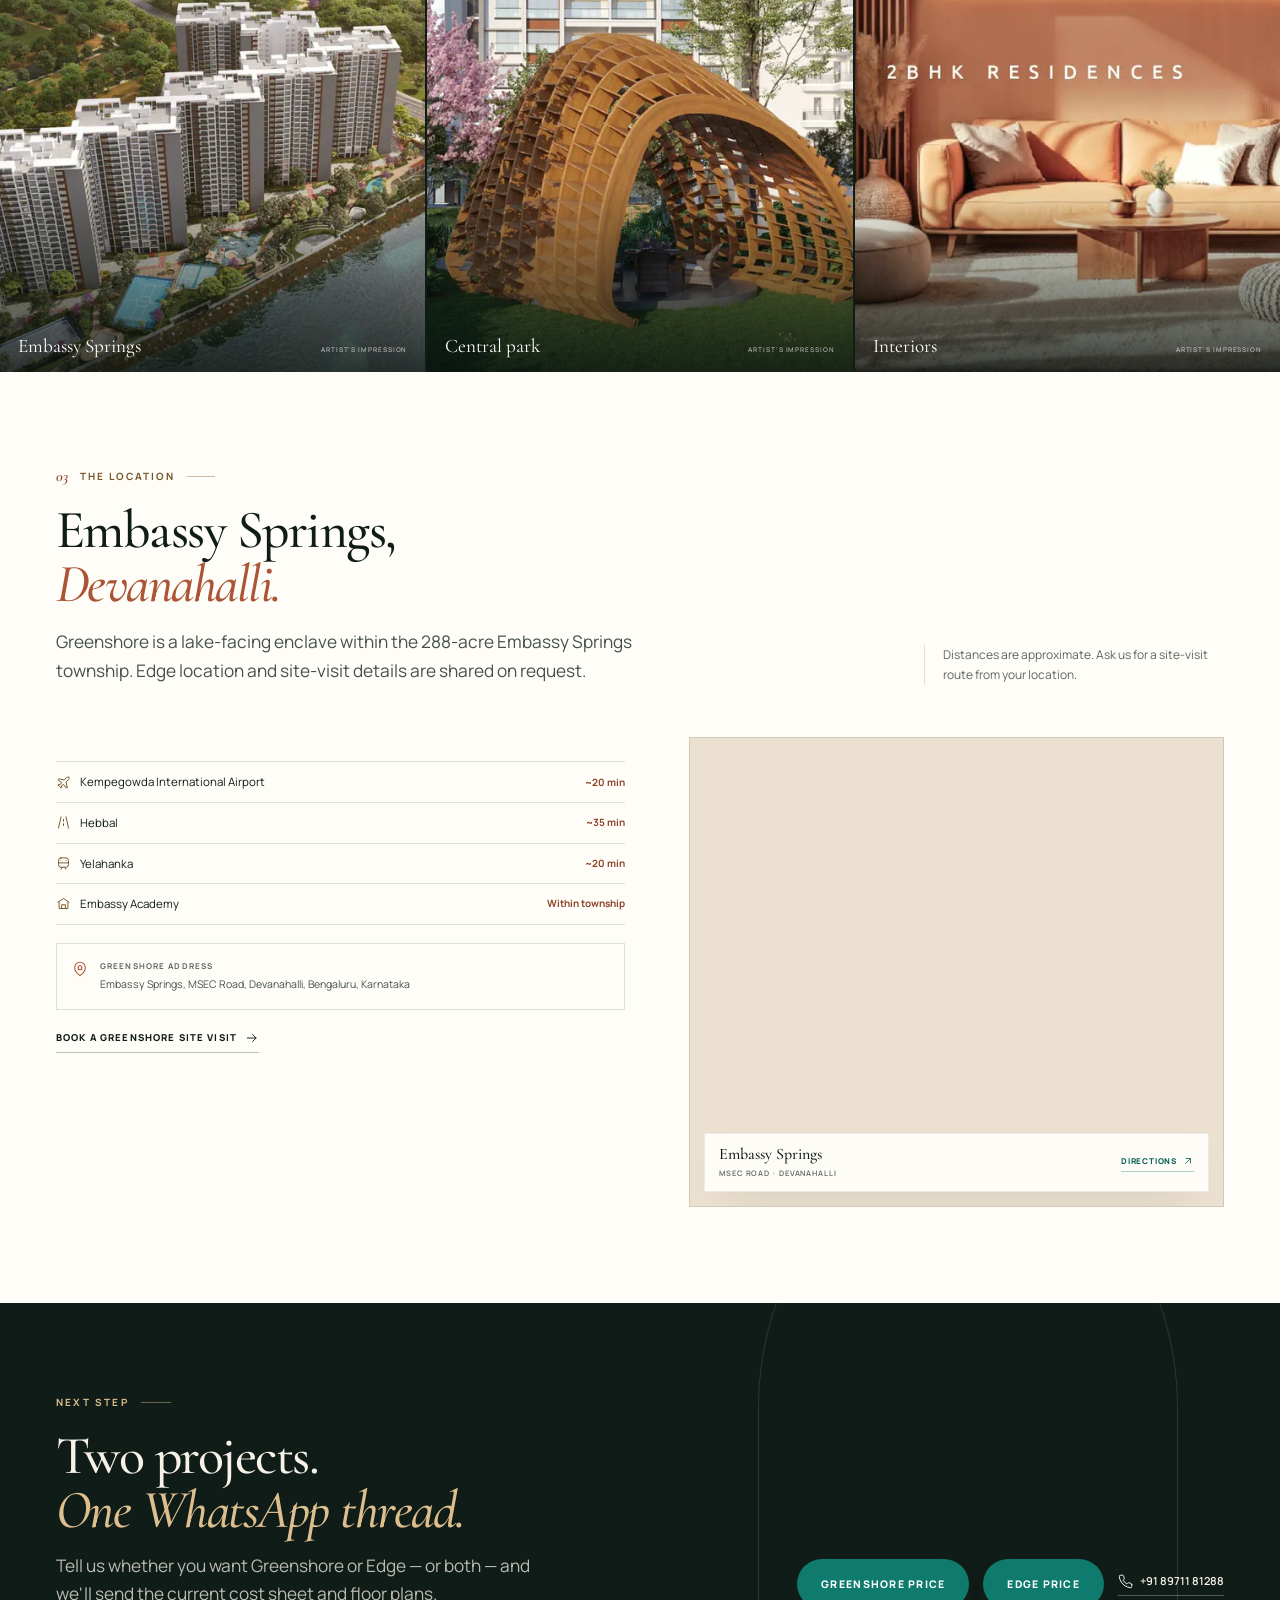
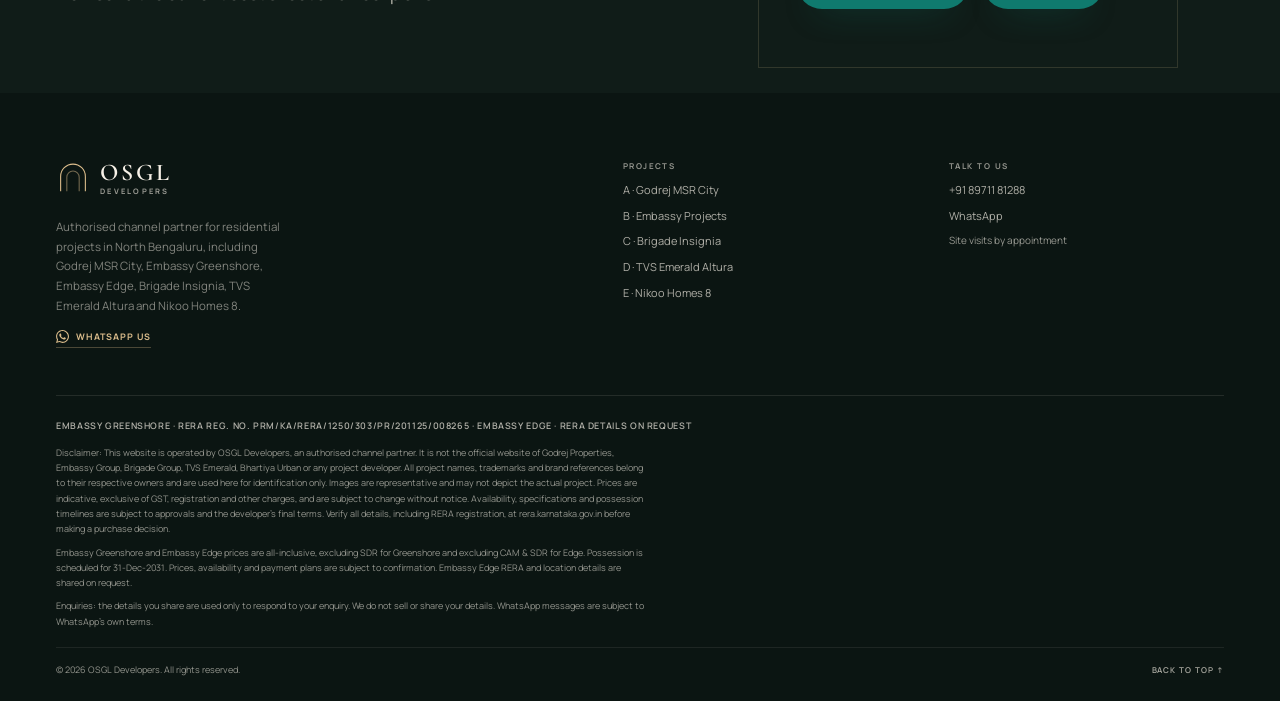
<file: project-b/index.html>
<!DOCTYPE html>
<html lang="en-IN">
<head>
  <meta charset="UTF-8">
  <meta name="viewport" content="width=device-width, initial-scale=1">
  <meta name="theme-color" content="#101c18">
  <title>Embassy Greenshore &amp; Embassy Edge | North Bengaluru</title>
  <meta name="description" content="Embassy Greenshore at Embassy Springs and Embassy Edge — 2, 3, 3.5 and 4 BHK homes. Greenshore from ₹2.50 Cr*; Edge from ₹1.13 Cr*. Get prices and plans on WhatsApp.">
  <link rel="canonical" href="https://osgldevelopers.com/project-b/">
  <meta name="robots" content="index, follow, max-image-preview:large">
  <meta property="og:type" content="website">
  <meta property="og:locale" content="en_IN">
  <meta property="og:site_name" content="OSGL Developers">
  <meta property="og:title" content="Embassy Greenshore &amp; Embassy Edge | North Bengaluru">
  <meta property="og:description" content="Embassy Greenshore at Embassy Springs and Embassy Edge — 2, 3, 3.5 and 4 BHK homes. Greenshore from ₹2.50 Cr*; Edge from ₹1.13 Cr*. Get prices and plans on WhatsApp.">
  <meta property="og:url" content="https://osgldevelopers.com/project-b/">
  <meta property="og:image" content="https://osgldevelopers.com/assets/img/og-embassy.jpg">
  <meta property="og:image:width" content="1200">
  <meta property="og:image:height" content="630">
  <meta name="twitter:card" content="summary_large_image">
  <meta name="twitter:title" content="Embassy Greenshore &amp; Embassy Edge | North Bengaluru">
  <meta name="twitter:description" content="Embassy Greenshore at Embassy Springs and Embassy Edge — 2, 3, 3.5 and 4 BHK homes. Greenshore from ₹2.50 Cr*; Edge from ₹1.13 Cr*. Get prices and plans on WhatsApp.">
  <meta name="twitter:image" content="https://osgldevelopers.com/assets/img/og-embassy.jpg">
  <link rel="icon" href="/assets/img/favicon.svg" type="image/svg+xml">
  <link rel="icon" href="/assets/img/favicon-32.png" sizes="32x32" type="image/png">
  <link rel="apple-touch-icon" href="/assets/img/apple-touch-icon.png">
  <link rel="manifest" href="/site.webmanifest">
  <link rel="preload" href="/assets/fonts/cormorant-garamond-normal-latin.woff2" as="font" type="font/woff2" crossorigin>
  <link rel="preload" href="/assets/fonts/cormorant-garamond-italic-latin.woff2" as="font" type="font/woff2" crossorigin>
  <link rel="preload" href="/assets/fonts/manrope-normal-latin.woff2" as="font" type="font/woff2" crossorigin>
  <link rel="preload" as="image" type="image/webp" fetchpriority="high" href="/assets/img/embassy-hero-1280.webp" imagesrcset="/assets/img/embassy-hero-640.webp 640w, /assets/img/embassy-hero-960.webp 960w, /assets/img/embassy-hero-1280.webp 1280w, /assets/img/embassy-hero-1600.webp 1600w" imagesizes="(max-width: 960px) 80vw, 46vw">
  <link rel="stylesheet" href="/assets/css/fonts.css">
  <link rel="stylesheet" href="/assets/css/styles.css">
  <noscript><style>.reveal{opacity:1!important;transform:none!important}</style></noscript>
  <script>document.documentElement.classList.add('js');</script>
  <script type="application/ld+json">
{
  "@context": "https://schema.org",
  "@graph": [
    {
      "@type": "ApartmentComplex",
      "@id": "https://osgldevelopers.com/project-b/#greenshore",
      "name": "Embassy Greenshore",
      "description": "A 14-acre lake-facing residential enclave with 8 towers and 878 homes at Embassy Springs, Devanahalli, North Bengaluru.",
      "url": "https://osgldevelopers.com/project-b/#greenshore",
      "image": "https://osgldevelopers.com/assets/img/og-embassy.jpg",
      "telephone": "+91-8971181288",
      "numberOfAccommodationUnits": 878,
      "address": {
        "@type": "PostalAddress",
        "streetAddress": "Embassy Springs, MSEC Road, Devanahalli",
        "addressLocality": "Bengaluru",
        "addressRegion": "Karnataka",
        "addressCountry": "IN"
      },
      "amenityFeature": [
        {
          "@type": "LocationFeatureSpecification",
          "name": "Swimming pool",
          "value": true
        },
        {
          "@type": "LocationFeatureSpecification",
          "name": "Clubhouse",
          "value": true
        },
        {
          "@type": "LocationFeatureSpecification",
          "name": "Gymnasium",
          "value": true
        },
        {
          "@type": "LocationFeatureSpecification",
          "name": "Central park",
          "value": true
        },
        {
          "@type": "LocationFeatureSpecification",
          "name": "Children's play area",
          "value": true
        },
        {
          "@type": "LocationFeatureSpecification",
          "name": "Retail centre",
          "value": true
        }
      ],
      "offers": {
        "@type": "Offer",
        "priceCurrency": "INR",
        "price": "25000000",
        "availability": "https://schema.org/PreOrder",
        "url": "https://osgldevelopers.com/project-b/#greenshore"
      },
      "identifier": {
        "@type": "PropertyValue",
        "propertyID": "RERA",
        "value": "PRM/KA/RERA/1250/303/PR/201125/008265"
      }
    },
    {
      "@type": "ApartmentComplex",
      "@id": "https://osgldevelopers.com/project-b/#edge",
      "name": "Embassy Edge",
      "description": "A 20:80 payment-plan residential project by Embassy with 2, 2.5 and 3 BHK homes. Location and RERA details on request.",
      "url": "https://osgldevelopers.com/project-b/#edge",
      "image": "https://osgldevelopers.com/assets/img/og-embassy.jpg",
      "telephone": "+91-8971181288",
      "address": {
        "@type": "PostalAddress",
        "addressLocality": "Bengaluru",
        "addressRegion": "Karnataka",
        "addressCountry": "IN"
      },
      "offers": {
        "@type": "Offer",
        "priceCurrency": "INR",
        "price": "11300000",
        "availability": "https://schema.org/PreOrder",
        "url": "https://osgldevelopers.com/project-b/#edge"
      }
    },
    {
      "@type": "BreadcrumbList",
      "itemListElement": [
        {
          "@type": "ListItem",
          "position": 1,
          "name": "Home",
          "item": "https://osgldevelopers.com/"
        },
        {
          "@type": "ListItem",
          "position": 2,
          "name": "Embassy Greenshore & Edge",
          "item": "https://osgldevelopers.com/project-b/"
        }
      ]
    }
  ]
}
  </script>
</head>
<body id="top">
  <a class="skip-link" href="#main">Skip to content</a>
  <svg class="svg-sprite" xmlns="http://www.w3.org/2000/svg" aria-hidden="true" focusable="false">
    <symbol id="i-arrow" viewBox="0 0 24 24" fill="none" stroke="currentColor" stroke-width="1.6" stroke-linecap="round" stroke-linejoin="round"><path d="M4 12h15M13 6l6 6-6 6"/></symbol>
    <symbol id="i-arrow-up" viewBox="0 0 24 24" fill="none" stroke="currentColor" stroke-width="1.6" stroke-linecap="round" stroke-linejoin="round"><path d="M7 17 17 7M8 7h9v9"/></symbol>
    <symbol id="i-phone" viewBox="0 0 24 24" fill="none" stroke="currentColor" stroke-width="1.6" stroke-linecap="round" stroke-linejoin="round"><path d="M22 16.92v3a2 2 0 0 1-2.18 2 19.8 19.8 0 0 1-8.63-3.07 19.5 19.5 0 0 1-6-6A19.8 19.8 0 0 1 2.12 4.18 2 2 0 0 1 4.11 2h3a2 2 0 0 1 2 1.72c.13.96.36 1.9.7 2.81a2 2 0 0 1-.45 2.11L8.09 9.91a16 16 0 0 0 6 6l1.27-1.27a2 2 0 0 1 2.11-.45c.91.34 1.85.57 2.81.7A2 2 0 0 1 22 16.92z"/></symbol>
    <symbol id="i-whatsapp" viewBox="0 0 24 24" fill="currentColor"><path d="M17.47 14.38c-.3-.15-1.76-.87-2.03-.97-.27-.1-.47-.15-.67.15-.2.3-.77.97-.94 1.16-.17.2-.35.22-.64.08-.3-.15-1.26-.46-2.39-1.48-.88-.79-1.48-1.76-1.65-2.06-.17-.3-.02-.46.13-.61.13-.13.3-.35.45-.52.15-.17.2-.3.3-.5.1-.2.05-.37-.03-.52-.07-.15-.67-1.61-.92-2.2-.24-.58-.49-.5-.67-.51h-.57c-.2 0-.52.07-.79.37-.27.3-1.04 1.02-1.04 2.48s1.06 2.87 1.21 3.07c.15.2 2.1 3.2 5.08 4.49.71.3 1.26.49 1.69.62.71.23 1.36.2 1.87.12.57-.09 1.76-.72 2.01-1.41.25-.7.25-1.29.17-1.42-.07-.12-.27-.2-.57-.35M12.05 21.8h-.01a9.87 9.87 0 0 1-5.03-1.38l-.36-.21-3.74.98 1-3.65-.24-.37a9.86 9.86 0 0 1-1.51-5.26c0-5.45 4.44-9.89 9.89-9.89 2.64 0 5.12 1.03 6.99 2.9a9.83 9.83 0 0 1 2.89 6.99c0 5.45-4.44 9.89-9.89 9.89m8.41-18.3A11.82 11.82 0 0 0 12.05 0C5.5 0 .16 5.34.16 11.89c0 2.1.55 4.14 1.59 5.95L.06 24l6.3-1.65a11.88 11.88 0 0 0 5.68 1.45h.01c6.55 0 11.89-5.34 11.89-11.89 0-3.18-1.24-6.17-3.48-8.42z"/></symbol>
    <symbol id="i-chevron" viewBox="0 0 24 24" fill="none" stroke="currentColor" stroke-width="1.6" stroke-linecap="round" stroke-linejoin="round"><path d="m6 9 6 6 6-6"/></symbol>
    <symbol id="i-menu" viewBox="0 0 24 24" fill="none" stroke="currentColor" stroke-width="1.6" stroke-linecap="round" stroke-linejoin="round"><path d="M4 7h16M4 12h16M4 17h16"/></symbol>
    <symbol id="i-close" viewBox="0 0 24 24" fill="none" stroke="currentColor" stroke-width="1.6" stroke-linecap="round" stroke-linejoin="round"><path d="M18 6 6 18M6 6l12 12"/></symbol>
    <symbol id="i-check" viewBox="0 0 24 24" fill="none" stroke="currentColor" stroke-width="1.8" stroke-linecap="round" stroke-linejoin="round"><path d="M20 6 9 17l-5-5"/></symbol>
    <symbol id="i-pin" viewBox="0 0 24 24" fill="none" stroke="currentColor" stroke-width="1.6" stroke-linecap="round" stroke-linejoin="round"><path d="M20 10c0 6-8 12-8 12s-8-6-8-12a8 8 0 0 1 16 0z"/><circle cx="12" cy="10" r="3"/></symbol>
    <symbol id="i-plane" viewBox="0 0 24 24" fill="none" stroke="currentColor" stroke-width="1.5" stroke-linecap="round" stroke-linejoin="round"><path d="M17.8 19.2 16 11l3.5-3.5C21 6 21.5 4 21 3.5S18 3 16.5 4.5L13 8 4.8 6.2c-.5-.1-.9.1-1.1.5l-.3.5c-.2.5-.1 1 .3 1.3L9 12l-2 3H4l-1 1 3 2 2 3 1-1v-3l3-2 3.5 5.3c.3.4.8.5 1.3.3l.5-.2c.4-.3.6-.7.5-1.2z"/></symbol>
    <symbol id="i-train" viewBox="0 0 24 24" fill="none" stroke="currentColor" stroke-width="1.5" stroke-linecap="round" stroke-linejoin="round"><rect x="4" y="3" width="16" height="15" rx="4"/><path d="M4 11h16M8 21l2-3M16 21l-2-3M8 7h.01M16 7h.01"/></symbol>
    <symbol id="i-road" viewBox="0 0 24 24" fill="none" stroke="currentColor" stroke-width="1.5" stroke-linecap="round" stroke-linejoin="round"><path d="M4 21 8 3M20 21 16 3M12 7v3M12 14v3"/></symbol>
    <symbol id="i-school" viewBox="0 0 24 24" fill="none" stroke="currentColor" stroke-width="1.5" stroke-linecap="round" stroke-linejoin="round"><path d="m3 10 9-6 9 6M5 10v10h14V10M9 20v-6h6v6"/></symbol>
    <symbol id="i-briefcase" viewBox="0 0 24 24" fill="none" stroke="currentColor" stroke-width="1.5" stroke-linecap="round" stroke-linejoin="round"><path d="M10 2h4a2 2 0 0 1 2 2v2H8V4a2 2 0 0 1 2-2zM20 7H4a2 2 0 0 0-2 2v9a2 2 0 0 0 2 2h16a2 2 0 0 0 2-2V9a2 2 0 0 0-2-2zM2 13h20"/></symbol>
    <symbol id="i-lock" viewBox="0 0 24 24" fill="none" stroke="currentColor" stroke-width="1.6" stroke-linecap="round" stroke-linejoin="round"><rect x="4" y="10" width="16" height="11" rx="2"/><path d="M8 10V7a4 4 0 0 1 8 0v3"/></symbol>
    <symbol id="i-building" viewBox="0 0 24 24" fill="none" stroke="currentColor" stroke-width="1.5" stroke-linecap="round" stroke-linejoin="round"><path d="M4 21V5a1 1 0 0 1 1-1h9a1 1 0 0 1 1 1v16M15 21V9h4a1 1 0 0 1 1 1v11M8 8h3M8 12h3M8 16h3M18 13h.01M18 17h.01"/></symbol>
    <symbol id="i-leaf" viewBox="0 0 24 24" fill="none" stroke="currentColor" stroke-width="1.5" stroke-linecap="round" stroke-linejoin="round"><path d="M11 20A7 7 0 0 1 9.8 6.1C15.5 5 17 4.5 19 2c1 2 2 4.2 2 8 0 5.5-4.8 10-10 10zM2 21c0-3 1.85-5.36 5.08-6C9.5 14.52 12 13 13 12"/></symbol>
    <symbol id="i-key" viewBox="0 0 24 24" fill="none" stroke="currentColor" stroke-width="1.5" stroke-linecap="round" stroke-linejoin="round"><circle cx="7.5" cy="15.5" r="4.5"/><path d="m10.7 12.3 9.3-9.3M17 4l3 3M14 7l3 3"/></symbol>
    <symbol id="i-calendar" viewBox="0 0 24 24" fill="none" stroke="currentColor" stroke-width="1.5" stroke-linecap="round" stroke-linejoin="round"><path d="M8 2v4M16 2v4M3 10h18M5 4h14a2 2 0 0 1 2 2v14a2 2 0 0 1-2 2H5a2 2 0 0 1-2-2V6a2 2 0 0 1 2-2z"/></symbol>
    <symbol id="i-map" viewBox="0 0 24 24" fill="none" stroke="currentColor" stroke-width="1.5" stroke-linecap="round" stroke-linejoin="round"><path d="m9 18-6 3V6l6-3 6 3 6-3v15l-6 3-6-3zM9 3v15M15 6v15"/></symbol>
  </svg>
  <header class="site-header" data-header>
    <div class="header-inner">
      <a class="brand" href="/" aria-label="OSGL Developers home">
        <svg class="brand-mark" viewBox="0 0 44 44" aria-hidden="true">
          <path d="M6 39V20a16 16 0 0 1 32 0v19" fill="none" stroke="currentColor" stroke-width="1.4"/>
          <path d="M14 39V21a8 8 0 0 1 16 0v18" fill="none" stroke="currentColor" stroke-width="1.4" opacity=".5"/>
        </svg>
        <span class="brand-words"><span class="brand-name">OSGL</span> <span class="brand-sub">Developers</span></span>
      </a>
      <details class="project-switcher" data-project-switcher>
        <summary>
          <span class="ps-badge">B</span>
          <span class="ps-copy"><small>Project</small><strong>Embassy Projects</strong></span>
          <svg class="icon ps-chevron" aria-hidden="true"><use href="#i-chevron"/></svg>
        </summary>
        <div class="ps-panel">
          <p class="ps-title">Switch project</p>
          <a class="ps-item" href="/godrej-msr-city/"><span class="ps-letter">A</span><span class="ps-copy"><strong>Godrej MSR City</strong><small>Shettigere · Now selling</small></span></a>
        <a class="ps-item is-current" href="/project-b/" aria-current="page"><span class="ps-letter">B</span><span class="ps-copy"><strong>Embassy Projects</strong><small>Greenshore &amp; Edge</small></span></a>
        <a class="ps-item" href="/project-c/"><span class="ps-letter">C</span><span class="ps-copy"><strong>Brigade Insignia</strong><small>Yelahanka · RERA registered</small></span></a>
        <a class="ps-item" href="/project-d/"><span class="ps-letter">D</span><span class="ps-copy"><strong>TVS Emerald Altura</strong><small>Sathanur · New launch</small></span></a>
        <a class="ps-item" href="/nikoo-homes-8/"><span class="ps-letter">E</span><span class="ps-copy"><strong>Nikoo Homes 8</strong><small>Thanisandra · New launch</small></span></a>
          <a class="ps-all" href="/">View all projects <svg class="icon" aria-hidden="true"><use href="#i-arrow"/></svg></a>
        </div>
      </details>
      <div class="header-actions">
        <a class="header-phone" href="tel:+918971181288">
          <svg class="icon" aria-hidden="true"><use href="#i-phone"/></svg>
          <span>+91&nbsp;89711&nbsp;81288</span>
        </a>
        <a class="btn btn-primary btn-sm header-cta" href="https://wa.me/918971181288?text=Hi%20OSGL%2C%20I%20would%20like%20the%20current%20prices%20and%20floor%20plans%20for%20Embassy%20Greenshore%20and%20Embassy%20Edge." target="_blank" rel="noopener">Enquire</a>
        <button class="menu-toggle" type="button" aria-label="Open menu" aria-expanded="false" aria-controls="mobile-menu" data-menu-toggle>
          <span class="menu-open-icon"><svg class="icon" aria-hidden="true"><use href="#i-menu"/></svg></span>
          <span class="menu-close-icon"><svg class="icon" aria-hidden="true"><use href="#i-close"/></svg></span>
        </button>
      </div>
    </div>
  </header>
  <nav class="mobile-menu" id="mobile-menu" data-mobile-menu aria-label="Mobile menu" inert>
    <div class="mobile-menu-main">
      <p class="mobile-label">Projects</p>
      <a class="mobile-project" href="/godrej-msr-city/"><span>A</span><div><strong>Godrej MSR City</strong><small>Shettigere · Now selling</small></div></a>
        <a class="mobile-project is-current" href="/project-b/"><span>B</span><div><strong>Embassy Projects</strong><small>Greenshore &amp; Edge</small></div></a>
        <a class="mobile-project" href="/project-c/"><span>C</span><div><strong>Brigade Insignia</strong><small>Yelahanka · RERA registered</small></div></a>
        <a class="mobile-project" href="/project-d/"><span>D</span><div><strong>TVS Emerald Altura</strong><small>Sathanur · New launch</small></div></a>
        <a class="mobile-project" href="/nikoo-homes-8/"><span>E</span><div><strong>Nikoo Homes 8</strong><small>Thanisandra · New launch</small></div></a>
      <p class="mobile-label mobile-label-gap">On this page</p>
      <div class="mobile-nav">
        <a href="#projects">Prices <small>01</small></a>
        <a href="#plans">Plans <small>02</small></a>
        <a href="#location">Location <small>03</small></a>
      </div>
    </div>
    <div class="mobile-menu-foot">
      <a class="btn btn-wa btn-block" href="https://wa.me/918971181288?text=Hi%20OSGL%2C%20I%20would%20like%20the%20current%20prices%20and%20floor%20plans%20for%20Embassy%20Greenshore%20and%20Embassy%20Edge." target="_blank" rel="noopener">
        <svg class="icon" aria-hidden="true"><use href="#i-whatsapp"/></svg>
        WhatsApp us
      </a>
      <a class="mobile-phone" href="tel:+918971181288">
        <svg class="icon" aria-hidden="true"><use href="#i-phone"/></svg>
        +91&nbsp;89711&nbsp;81288
      </a>
    </div>
  </nav>
  <main id="main">
    <section class="project-hero" aria-labelledby="project-title">
      <div class="project-hero-copy">
        <p class="hero-badge"><span class="badge-dot"></span> Embassy · Two projects</p>
        <p class="hero-location">Embassy · North Bengaluru</p>
        <h1 id="project-title">Embassy Greenshore<br><em>&amp; Edge</em></h1>
        <p class="hero-tagline">Two Embassy addresses. Two ways to live.</p>
        <p class="hero-sub">Greenshore at Embassy Springs and Edge — 2, 3, 3.5 and 4 BHK homes, with prices from <strong class="nowrap">₹1.13 Cr*</strong>.</p>
        <div class="hero-actions">
          <a class="btn btn-primary" href="https://wa.me/918971181288?text=Hi%20OSGL%2C%20I%20would%20like%20the%20current%20prices%20and%20floor%20plans%20for%20Embassy%20Greenshore%20and%20Embassy%20Edge." target="_blank" rel="noopener"><svg class="icon" aria-hidden="true"><use href="#i-whatsapp"/></svg>Get Embassy prices</a>
          <a class="btn btn-ghost" href="https://wa.me/918971181288?text=Hi%20OSGL%2C%20please%20share%20the%20floor%20plans%20for%20Embassy%20Greenshore%20and%20Embassy%20Edge." target="_blank" rel="noopener"><svg class="icon" aria-hidden="true"><use href="#i-lock"/></svg>Get floor plans</a>
        </div>
        <p class="hero-note">Greenshore RERA registered <span>·</span> Edge RERA on request <span>·</span> Authorised channel partner</p>
        <div class="hero-facts"><div class="hero-fact"><strong>2</strong><span>Projects</span></div><div class="hero-fact"><strong>878</strong><span>Greenshore homes</span></div><div class="hero-fact"><strong>₹1.13</strong><span>Cr* from</span></div><div class="hero-fact"><strong>2031</strong><span>Possession</span></div></div>
      </div>
      <figure class="project-hero-media">
        <img src="/assets/img/embassy-hero-1280.webp" srcset="/assets/img/embassy-hero-640.webp 640w, /assets/img/embassy-hero-960.webp 960w, /assets/img/embassy-hero-1280.webp 1280w, /assets/img/embassy-hero-1600.webp 1600w" sizes="(max-width: 960px) 80vw, 46vw" alt="Embassy Greenshore residential towers beside a lake and landscaped gardens" width="1600" height="2000" fetchpriority="high" decoding="async">
        <figcaption>Embassy Greenshore · artist's impression</figcaption>
      </figure>
    </section>
    <div class="quick-highlights">
      <div class="container quick-highlights-inner">
        <span><svg class="icon" aria-hidden="true"><use href="#i-building"/></svg>Greenshore &amp; Edge</span><span><svg class="icon" aria-hidden="true"><use href="#i-key"/></svg>2–4 BHK</span><span><svg class="icon" aria-hidden="true"><use href="#i-calendar"/></svg>20:80 &amp; CLPP</span>
        <a href="https://wa.me/918971181288?text=Hi%20OSGL%2C%20I%20would%20like%20the%20current%20prices%20and%20floor%20plans%20for%20Embassy%20Greenshore%20and%20Embassy%20Edge." target="_blank" rel="noopener">Enquire <svg class="icon" aria-hidden="true"><use href="#i-arrow"/></svg></a>
      </div>
    </div>
    <section class="section section-cream" id="projects" aria-labelledby="b-projects-title">
      <div class="container">
        <div class="section-head-row">
          <div class="section-head">
            <p class="section-label"><span>01</span> Two Embassy projects</p>
            <h2 id="b-projects-title">Greenshore or Edge?<br><em>Both are Embassy.</em></h2>
            <p class="lead">Choose the 14-acre Greenshore enclave at Embassy Springs, or Embassy Edge — two price points, both with possession scheduled for 31 December 2031.</p>
          </div>
          <p class="section-head-note">Prices are all-inclusive, excluding SDR for Greenshore and excluding CAM &amp; SDR for Edge. Subject to confirmation.</p>
        </div>
        <div class="embassy-pair">
          <article class="embassy-card" id="greenshore">
            <div class="embassy-card-head">
              <p class="eyebrow">Embassy Springs · Devanahalli</p>
              <h3>Embassy Greenshore</h3>
              <p class="embassy-sub">3, 3.5 &amp; 4 BHK · 8 towers · 878 homes · CLPP</p>
            </div>
            <div class="price-table"><p class="price-table-group">Towers 1–7 · CLPP · ₹12,500/sq.ft.</p><div class="price-table-row"><div><strong>3 BHK</strong><small>1,750–1,838 sq.ft.</small></div><span>₹2.50–2.79 Cr*</span></div><div class="price-table-row"><div><strong>3.5 BHK</strong><small>2,233–2,327 sq.ft.</small></div><span>₹3.16–3.39 Cr*</span></div><div class="price-table-row"><div><strong>3 BHK Penthouse</strong><small>1,882–1,885 sq.ft.</small></div><span>₹2.76–2.79 Cr*</span></div><div class="price-table-row"><div><strong>4 BHK</strong><small>2,570 sq.ft.</small></div><span>₹3.70–3.93 Cr*</span></div><div class="price-table-row"><div><strong>4 BHK Jodi</strong><small>2,341 sq.ft.</small></div><span>₹3.39–3.49 Cr*</span></div><p class="price-table-group">Tower 8 · CLPP · ₹13,000/sq.ft.</p><div class="price-table-row"><div><strong>3 BHK</strong><small>1,836 sq.ft.</small></div><span>₹2.88–2.95 Cr*</span></div><div class="price-table-row"><div><strong>4 BHK Small</strong><small>2,203 sq.ft.</small></div><span>₹3.37–3.46 Cr*</span></div><div class="price-table-row"><div><strong>4 BHK Large</strong><small>2,577 sq.ft.</small></div><span>₹4.08–4.19 Cr*</span></div></div>
            <p class="embassy-note"><strong>Possession:</strong> 31-Dec-2031 · <strong>Payment:</strong> CLPP · <strong>RERA:</strong> PRM/KA/RERA/1250/303/PR/201125/008265</p>
            <div class="embassy-actions">
              <a class="btn btn-primary btn-sm" href="https://wa.me/918971181288?text=Hi%20OSGL%2C%20I%20would%20like%20the%20current%20price%20list%20and%20cost%20sheet%20for%20Embassy%20Greenshore%20at%20Embassy%20Springs%2C%20Devanahalli." target="_blank" rel="noopener"><svg class="icon" aria-hidden="true"><use href="#i-whatsapp"/></svg>Get Greenshore price</a>
              <a class="btn btn-outline btn-sm" href="https://wa.me/918971181288?text=Hi%20OSGL%2C%20please%20share%20the%20official%20floor%20plans%20for%20Embassy%20Greenshore%20at%20Embassy%20Springs." target="_blank" rel="noopener">Greenshore plans</a>
            </div>
          </article>
          <article class="embassy-card" id="edge">
            <div class="embassy-card-head">
              <p class="eyebrow">Embassy Edge · 20:80</p>
              <h3>Embassy Edge</h3>
              <p class="embassy-sub">2, 2.5 &amp; 3 BHK · 20:80 payment plan · location on request</p>
            </div>
            <div class="price-table"><div class="price-table-row"><div><strong>2 BHK</strong><small>983–1,058 sq.ft.</small></div><span>₹1.13–1.22 Cr*</span></div><div class="price-table-row"><div><strong>2.5 BHK</strong><small>1,089–1,125 sq.ft.</small></div><span>₹1.25–1.32 Cr*</span></div><div class="price-table-row"><div><strong>3 BHK</strong><small>1,240–1,359 sq.ft.</small></div><span>₹1.41–1.58 Cr*</span></div></div>
            <p class="embassy-note"><strong>Possession:</strong> 31-Dec-2031 · <strong>Payment:</strong> 20:80 · <strong>RERA:</strong> details on request</p>
            <div class="embassy-actions">
              <a class="btn btn-primary btn-sm" href="https://wa.me/918971181288?text=Hi%20OSGL%2C%20I%20would%20like%20the%20current%20price%20list%20and%20cost%20sheet%20for%20Embassy%20Edge." target="_blank" rel="noopener"><svg class="icon" aria-hidden="true"><use href="#i-whatsapp"/></svg>Get Edge price</a>
              <a class="btn btn-outline btn-sm" href="https://wa.me/918971181288?text=Hi%20OSGL%2C%20please%20share%20the%20floor%20plans%20and%20current%20availability%20for%20Embassy%20Edge." target="_blank" rel="noopener">Edge plans</a>
            </div>
          </article>
        </div>
      </div>
    </section>
    <section class="section section-paper" id="plans" aria-labelledby="b-plans-title">
      <div class="container">
        <div class="section-head-row">
          <div class="section-head">
            <p class="section-label"><span>02</span> Floor plans</p>
            <h2 id="b-plans-title">The plans.<br><em>On WhatsApp.</em></h2>
            <p class="lead">Official Greenshore plans are below. Edge plans and RERA details are shared on request.</p>
          </div>
          <p class="section-head-note">Blurred for privacy. Ask for the full plan and dimensions on WhatsApp.</p>
        </div>
        <div class="plan-grid">
                      <a class="plan-card" href="https://wa.me/918971181288?text=Hi%20OSGL%2C%20please%20share%20the%20official%20floor%20plans%20for%20Embassy%20Greenshore%20at%20Embassy%20Springs." target="_blank" rel="noopener">
              <div class="plan-visual plan-visual--pdf"><img src="/assets/img/embassy-plan-3bhk.jpg" alt="" aria-hidden="true" width="1000" height="750" loading="lazy" decoding="async"></div>
              <div class="plan-content">
                <span class="plan-lock"><svg class="icon" aria-hidden="true"><use href="#i-lock"/></svg></span>
                <span class="plan-label">3 BHK</span>
                <span class="plan-title">3 BHK floor plan</span>
                <span class="plan-cta">Get floor plan <svg class="icon" aria-hidden="true"><use href="#i-arrow"/></svg></span>
              </div>
            </a>
                      <a class="plan-card" href="https://wa.me/918971181288?text=Hi%20OSGL%2C%20please%20share%20the%20official%20floor%20plans%20for%20Embassy%20Greenshore%20at%20Embassy%20Springs." target="_blank" rel="noopener">
              <div class="plan-visual plan-visual--pdf"><img src="/assets/img/embassy-plan-4bhk.jpg" alt="" aria-hidden="true" width="1000" height="750" loading="lazy" decoding="async"></div>
              <div class="plan-content">
                <span class="plan-lock"><svg class="icon" aria-hidden="true"><use href="#i-lock"/></svg></span>
                <span class="plan-label">4 BHK</span>
                <span class="plan-title">4 BHK floor plan</span>
                <span class="plan-cta">Get floor plan <svg class="icon" aria-hidden="true"><use href="#i-arrow"/></svg></span>
              </div>
            </a>
                      <a class="plan-card plan-card-wide" href="https://wa.me/918971181288?text=Hi%20OSGL%2C%20please%20share%20the%20official%20floor%20plans%20for%20Embassy%20Greenshore%20at%20Embassy%20Springs." target="_blank" rel="noopener">
              <div class="plan-visual plan-visual--pdf"><img src="/assets/img/embassy-master.jpg" alt="" aria-hidden="true" width="1000" height="750" loading="lazy" decoding="async"></div>
              <div class="plan-content">
                <span class="plan-lock"><svg class="icon" aria-hidden="true"><use href="#i-lock"/></svg></span>
                <span class="plan-label">Master plan</span>
                <span class="plan-title">14-acre master plan</span>
                <span class="plan-cta">Get master plan <svg class="icon" aria-hidden="true"><use href="#i-arrow"/></svg></span>
              </div>
            </a>
          <a class="plan-card plan-card-wide plan-card--request" href="https://wa.me/918971181288?text=Hi%20OSGL%2C%20please%20share%20the%20floor%20plans%20and%20current%20availability%20for%20Embassy%20Edge." target="_blank" rel="noopener">
            <div class="plan-content">
              <span class="plan-lock"><svg class="icon" aria-hidden="true"><use href="#i-lock"/></svg></span>
              <span class="plan-label">Embassy Edge</span>
              <span class="plan-title">2, 2.5 &amp; 3 BHK plans</span>
              <span class="plan-cta">Get Edge plans <svg class="icon" aria-hidden="true"><use href="#i-arrow"/></svg></span>
              <p class="fineprint">Edge plans and RERA details are shared on request.</p>
            </div>
          </a>
          <p class="fineprint">Prices are all-inclusive, excluding SDR for Greenshore and excluding CAM &amp; SDR for Edge. Possession 31-Dec-2031. Subject to confirmation.</p>
        </div>
      </div>
    </section>
    <section class="gallery-strip" aria-label="Representative Embassy Springs imagery">
      <figure>
        <img src="/assets/img/embassy-community-1200.webp" srcset="/assets/img/embassy-community-800.webp 800w, /assets/img/embassy-community-1200.webp 1200w, /assets/img/embassy-community-1600.webp 1600w" sizes="33vw" alt="Aerial view of the Embassy Greenshore community beside the lake" width="1600" height="900" loading="lazy" decoding="async">
        <figcaption><span>Embassy Springs</span><small>Artist's impression</small></figcaption>
      </figure>
      <figure>
        <img src="/assets/img/embassy-park-1200.webp" srcset="/assets/img/embassy-park-800.webp 800w, /assets/img/embassy-park-1200.webp 1200w, /assets/img/embassy-park-1600.webp 1600w" sizes="33vw" alt="The central park pavilion at Embassy Greenshore" width="1600" height="900" loading="lazy" decoding="async">
        <figcaption><span>Central park</span><small>Artist's impression</small></figcaption>
      </figure>
      <figure>
        <img src="/assets/img/embassy-interior-1200.webp" srcset="/assets/img/embassy-interior-800.webp 800w, /assets/img/embassy-interior-1200.webp 1200w, /assets/img/embassy-interior-1600.webp 1600w" sizes="33vw" alt="Warm living room at Embassy Greenshore" width="1600" height="900" loading="lazy" decoding="async">
        <figcaption><span>Interiors</span><small>Artist's impression</small></figcaption>
      </figure>
    </section>
    <section class="section section-paper" id="location" aria-labelledby="b-location-title">
      <div class="container">
        <div class="section-head-row">
          <div class="section-head">
            <p class="section-label"><span>03</span> The location</p>
            <h2 id="b-location-title">Embassy Springs,<br><em>Devanahalli.</em></h2>
            <p class="lead">Greenshore is a lake-facing enclave within the 288-acre Embassy Springs township. Edge location and site-visit details are shared on request.</p>
          </div>
          <p class="section-head-note">Distances are approximate. Ask us for a site-visit route from your location.</p>
        </div>
        <div class="location-grid">
          <div class="location-copy">
            <ul class="distance-list">              <li><span class="distance-name"><svg class="icon" aria-hidden="true"><use href="#i-plane"/></svg>Kempegowda International Airport</span><span class="distance-value">~20 min</span></li>
              <li><span class="distance-name"><svg class="icon" aria-hidden="true"><use href="#i-road"/></svg>Hebbal</span><span class="distance-value">~35 min</span></li>
              <li><span class="distance-name"><svg class="icon" aria-hidden="true"><use href="#i-train"/></svg>Yelahanka</span><span class="distance-value">~20 min</span></li>
              <li><span class="distance-name"><svg class="icon" aria-hidden="true"><use href="#i-school"/></svg>Embassy Academy</span><span class="distance-value">Within township</span></li></ul>
            <div class="address-box">
              <svg class="icon" aria-hidden="true"><use href="#i-pin"/></svg>
              <div><span>Greenshore address</span><p>Embassy Springs, MSEC Road, Devanahalli, Bengaluru, Karnataka</p></div>
            </div>
            <a class="link-arrow site-visit-link" href="https://wa.me/918971181288?text=Hi%20OSGL%2C%20I%20would%20like%20to%20book%20a%20site%20visit%20to%20Embassy%20Greenshore%20at%20Embassy%20Springs." target="_blank" rel="noopener">Book a Greenshore site visit <svg class="icon" aria-hidden="true"><use href="#i-arrow"/></svg></a>
          </div>
          <div class="map-frame">
            <iframe title="Map showing Embassy Greenshore at Embassy Springs" src="https://www.google.com/maps?q=Embassy%20Springs%2C%20Devanahalli&amp;z=15&amp;output=embed" loading="lazy" referrerpolicy="no-referrer-when-downgrade" allowfullscreen></iframe>
            <div class="map-card">
              <div><strong>Embassy Springs</strong><small>MSEC Road · Devanahalli</small></div>
              <a href="https://www.google.com/maps/dir/?api=1&destination=Embassy%20Springs%2C%20Devanahalli" target="_blank" rel="noopener">Directions <svg class="icon" aria-hidden="true"><use href="#i-arrow-up"/></svg></a>
            </div>
          </div>
        </div>
      </div>
    </section>
    <section class="cta-band" aria-labelledby="b-cta-title">
      <div class="container cta-inner">
        <div>
          <p class="eyebrow eyebrow-light">Next step</p>
          <h2 id="b-cta-title">Two projects.<br><em>One WhatsApp thread.</em></h2>
          <p class="lead">Tell us whether you want Greenshore or Edge — or both — and we'll send the current cost sheet and floor plans.</p>
        </div>
        <div class="cta-actions">
          <a class="btn btn-wa" href="https://wa.me/918971181288?text=Hi%20OSGL%2C%20I%20would%20like%20the%20current%20price%20list%20and%20cost%20sheet%20for%20Embassy%20Greenshore%20at%20Embassy%20Springs%2C%20Devanahalli." target="_blank" rel="noopener">Greenshore price</a>
          <a class="btn btn-wa" href="https://wa.me/918971181288?text=Hi%20OSGL%2C%20I%20would%20like%20the%20current%20price%20list%20and%20cost%20sheet%20for%20Embassy%20Edge." target="_blank" rel="noopener">Edge price</a>
          <a class="cta-phone" href="tel:+918971181288"><svg class="icon" aria-hidden="true"><use href="#i-phone"/></svg>+91&nbsp;89711&nbsp;81288</a>
        </div>
      </div>
    </section>
  </main>
  <footer class="site-footer">
    <div class="container footer-top">
      <div class="footer-brand">
        <a class="brand brand-light" href="/" aria-label="OSGL Developers home">
          <svg class="brand-mark" viewBox="0 0 44 44" aria-hidden="true">
            <path d="M6 39V20a16 16 0 0 1 32 0v19" fill="none" stroke="currentColor" stroke-width="1.4"/>
            <path d="M14 39V21a8 8 0 0 1 16 0v18" fill="none" stroke="currentColor" stroke-width="1.4" opacity=".5"/>
          </svg>
          <span class="brand-words"><span class="brand-name">OSGL</span> <span class="brand-sub">Developers</span></span>
        </a>
        <p>Authorised channel partner for residential projects in North Bengaluru, including Godrej MSR City, Embassy Greenshore, Embassy Edge, Brigade Insignia, TVS Emerald Altura and Nikoo Homes 8.</p>
        <a class="footer-wa" href="https://wa.me/918971181288?text=Hi%20OSGL%2C%20I%20would%20like%20the%20current%20prices%20and%20floor%20plans%20for%20Embassy%20Greenshore%20and%20Embassy%20Edge." target="_blank" rel="noopener">
          <svg class="icon" aria-hidden="true"><use href="#i-whatsapp"/></svg>
          WhatsApp us
        </a>
      </div>
      <nav class="footer-nav" aria-label="Projects">
        <h3>Projects</h3>
        <a href="/godrej-msr-city/">A · Godrej MSR City</a>
        <a href="/project-b/">B · Embassy Projects</a>
        <a href="/project-c/">C · Brigade Insignia</a>
        <a href="/project-d/">D · TVS Emerald Altura</a>
        <a href="/nikoo-homes-8/">E · Nikoo Homes 8</a>
      </nav>
      <div class="footer-contact">
        <h3>Talk to us</h3>
        <a href="tel:+918971181288">+91&nbsp;89711&nbsp;81288</a>
        <a href="https://wa.me/918971181288?text=Hi%20OSGL%2C%20I%20would%20like%20the%20current%20prices%20and%20floor%20plans%20for%20Embassy%20Greenshore%20and%20Embassy%20Edge." target="_blank" rel="noopener">WhatsApp</a>
        <p>Site visits by appointment</p>
      </div>
    </div>
    <div class="container footer-legal">
      <p class="footer-rera">EMBASSY GREENSHORE · RERA Reg. No. PRM/KA/RERA/1250/303/PR/201125/008265 · EMBASSY EDGE · RERA details on request</p>
      <p>Disclaimer: This website is operated by OSGL Developers, an authorised channel partner. It is not the official website of Godrej Properties, Embassy Group, Brigade Group, TVS Emerald, Bhartiya Urban or any project developer. All project names, trademarks and brand references belong to their respective owners and are used here for identification only. Images are representative and may not depict the actual project. Prices are indicative, exclusive of GST, registration and other charges, and are subject to change without notice. Availability, specifications and possession timelines are subject to approvals and the developer's final terms. Verify all details, including RERA registration, at rera.karnataka.gov.in before making a purchase decision.</p>
      <p>Embassy Greenshore and Embassy Edge prices are all-inclusive, excluding SDR for Greenshore and excluding CAM &amp; SDR for Edge. Possession is scheduled for 31-Dec-2031. Prices, availability and payment plans are subject to confirmation. Embassy Edge RERA and location details are shared on request.</p>
      <p>Enquiries: the details you share are used only to respond to your enquiry. We do not sell or share your details. WhatsApp messages are subject to WhatsApp's own terms.</p>
      <div class="footer-bottom">
        <p>© 2026 OSGL Developers. All rights reserved.</p>
        <a href="#top">Back to top ↑</a>
      </div>
    </div>
  </footer>
  <a class="float-wa" href="https://wa.me/918971181288?text=Hi%20OSGL%2C%20I%20would%20like%20the%20current%20prices%20and%20floor%20plans%20for%20Embassy%20Greenshore%20and%20Embassy%20Edge." target="_blank" rel="noopener" aria-label="Chat with OSGL on WhatsApp">
    <svg class="icon" aria-hidden="true"><use href="#i-whatsapp"/></svg>
    <span class="float-label">Chat with us</span>
  </a>
  <nav class="mobile-bar" aria-label="Quick contact">
    <a href="tel:+918971181288">
      <svg class="icon" aria-hidden="true"><use href="#i-phone"/></svg>
      <span>Call</span>
    </a>
    <a class="mobile-bar-wa" href="https://wa.me/918971181288?text=Hi%20OSGL%2C%20I%20would%20like%20the%20current%20prices%20and%20floor%20plans%20for%20Embassy%20Greenshore%20and%20Embassy%20Edge." target="_blank" rel="noopener">
      <svg class="icon" aria-hidden="true"><use href="#i-whatsapp"/></svg>
      <span>WhatsApp</span>
    </a>
    <a href="https://wa.me/918971181288?text=Hi%20OSGL%2C%20I%20would%20like%20the%20current%20prices%20and%20floor%20plans%20for%20Embassy%20Greenshore%20and%20Embassy%20Edge." target="_blank" rel="noopener">
      <svg class="icon" aria-hidden="true"><use href="#i-arrow"/></svg>
      <span>Get price</span>
    </a>
  </nav>
  <script src="/assets/js/main.js" defer></script>
</body>
</html>
</file>
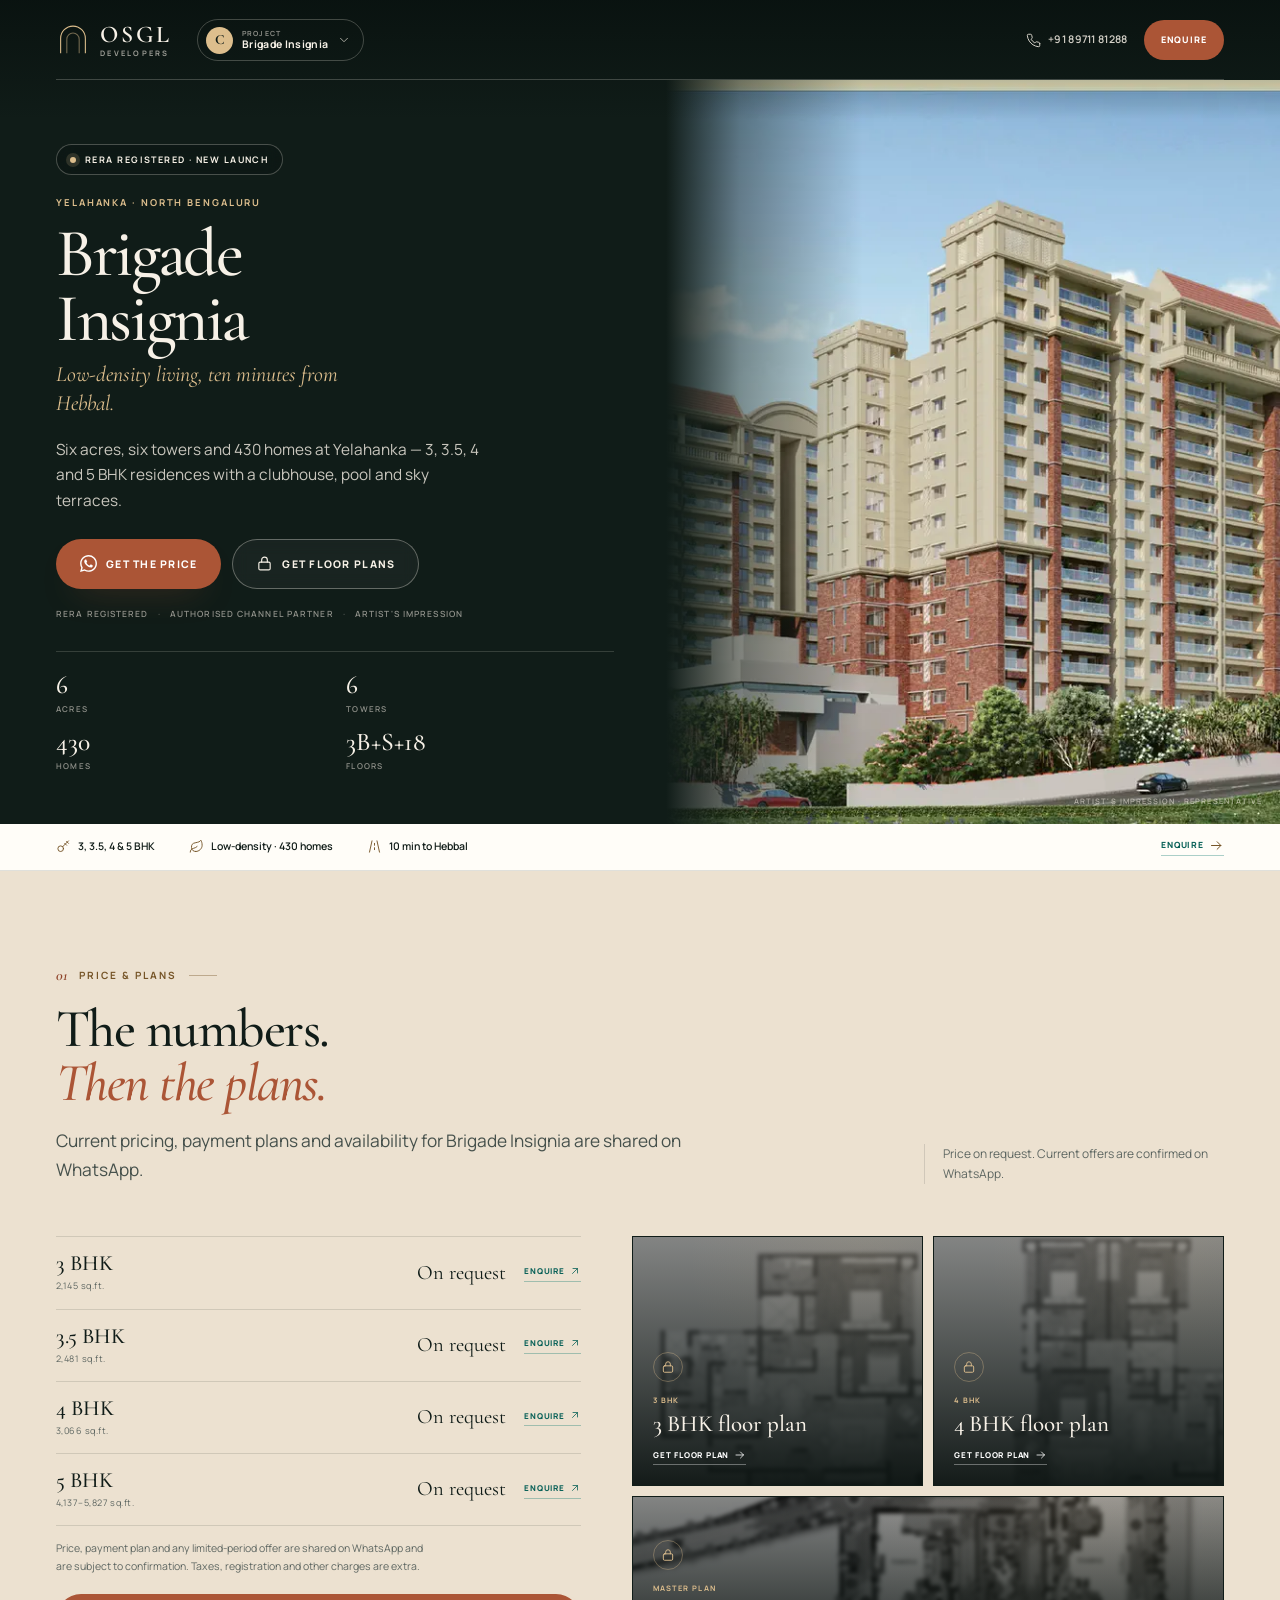
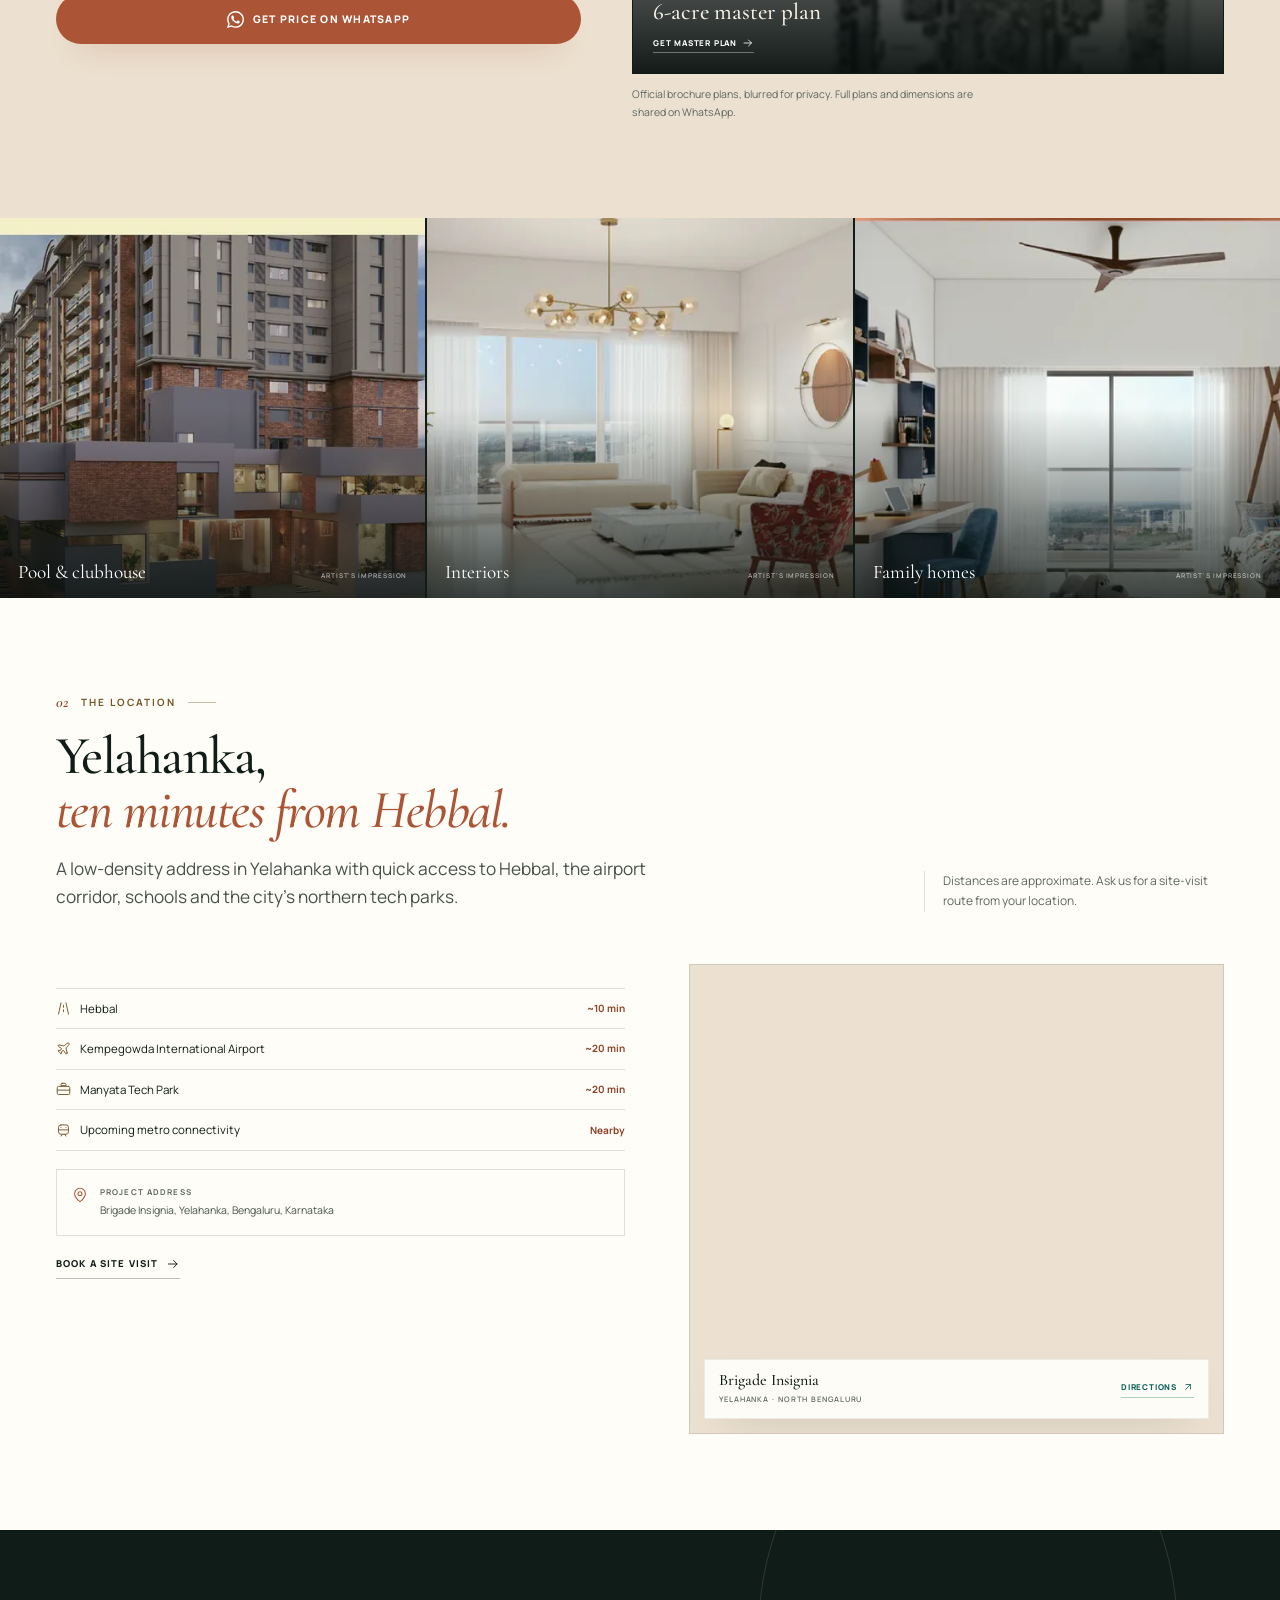
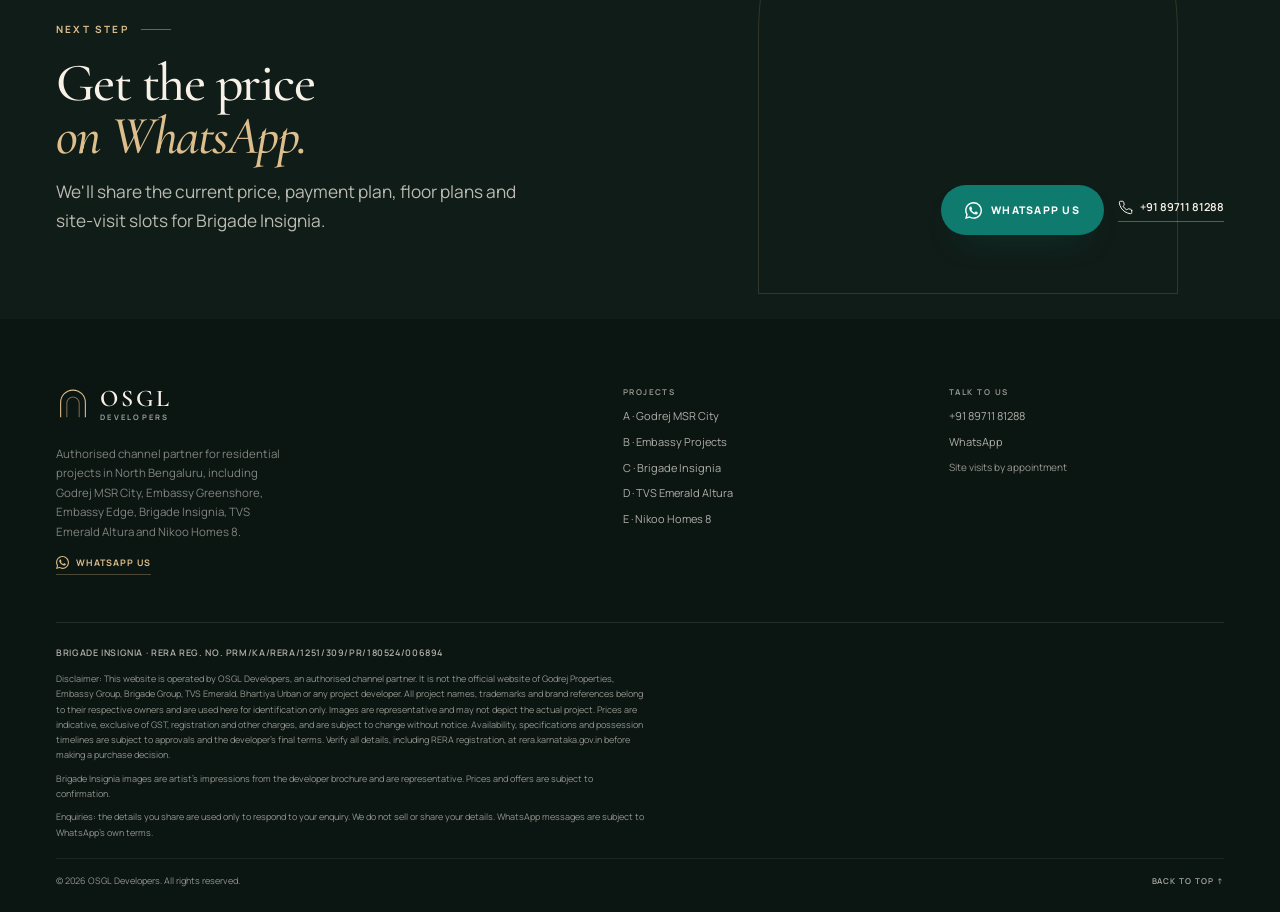
<file: project-c/index.html>
<!DOCTYPE html>
<html lang="en-IN">
<head>
  <meta charset="UTF-8">
  <meta name="viewport" content="width=device-width, initial-scale=1">
  <meta name="theme-color" content="#101c18">
  <title>Brigade Insignia | Yelahanka | 3, 4 &amp; 5 BHK Residences</title>
  <meta name="description" content="Brigade Insignia at Yelahanka — 6 acres, 6 towers and 430 homes, with 3, 3.5, 4 &amp; 5 BHK residences. Get the price and floor plans on WhatsApp.">
  <link rel="canonical" href="https://osgldevelopers.com/project-c/">
  <meta name="robots" content="index, follow, max-image-preview:large">
  <meta property="og:type" content="website">
  <meta property="og:locale" content="en_IN">
  <meta property="og:site_name" content="OSGL Developers">
  <meta property="og:title" content="Brigade Insignia | Yelahanka | 3, 4 &amp; 5 BHK Residences">
  <meta property="og:description" content="Brigade Insignia at Yelahanka — 6 acres, 6 towers and 430 homes, with 3, 3.5, 4 &amp; 5 BHK residences. Get the price and floor plans on WhatsApp.">
  <meta property="og:url" content="https://osgldevelopers.com/project-c/">
  <meta property="og:image" content="https://osgldevelopers.com/assets/img/og-brigade.jpg">
  <meta property="og:image:width" content="1200">
  <meta property="og:image:height" content="630">
  <meta name="twitter:card" content="summary_large_image">
  <meta name="twitter:title" content="Brigade Insignia | Yelahanka | 3, 4 &amp; 5 BHK Residences">
  <meta name="twitter:description" content="Brigade Insignia at Yelahanka — 6 acres, 6 towers and 430 homes, with 3, 3.5, 4 &amp; 5 BHK residences. Get the price and floor plans on WhatsApp.">
  <meta name="twitter:image" content="https://osgldevelopers.com/assets/img/og-brigade.jpg">
  <link rel="icon" href="/assets/img/favicon.svg" type="image/svg+xml">
  <link rel="icon" href="/assets/img/favicon-32.png" sizes="32x32" type="image/png">
  <link rel="apple-touch-icon" href="/assets/img/apple-touch-icon.png">
  <link rel="manifest" href="/site.webmanifest">
  <link rel="preload" href="/assets/fonts/cormorant-garamond-normal-latin.woff2" as="font" type="font/woff2" crossorigin>
  <link rel="preload" href="/assets/fonts/cormorant-garamond-italic-latin.woff2" as="font" type="font/woff2" crossorigin>
  <link rel="preload" href="/assets/fonts/manrope-normal-latin.woff2" as="font" type="font/woff2" crossorigin>
  <link rel="preload" as="image" type="image/webp" fetchpriority="high" href="/assets/img/brigade-hero-1280.webp" imagesrcset="/assets/img/brigade-hero-640.webp 640w, /assets/img/brigade-hero-960.webp 960w, /assets/img/brigade-hero-1280.webp 1280w, /assets/img/brigade-hero-1600.webp 1600w, /assets/img/brigade-hero-2000.webp 2000w" imagesizes="(max-width: 960px) 80vw, 46vw">
  <link rel="stylesheet" href="/assets/css/fonts.css">
  <link rel="stylesheet" href="/assets/css/styles.css">
  <noscript><style>.reveal{opacity:1!important;transform:none!important}</style></noscript>
  <script>document.documentElement.classList.add('js');</script>
  <script type="application/ld+json">
{
  "@context": "https://schema.org",
  "@graph": [
    {
      "@type": "ApartmentComplex",
      "@id": "https://osgldevelopers.com/project-c/#project",
      "name": "Brigade Insignia",
      "description": "A low-density residential project on 6 acres at Yelahanka, North Bengaluru, with 6 towers, 430 homes and 3, 3.5, 4 and 5 BHK residences.",
      "url": "https://osgldevelopers.com/project-c/",
      "image": "https://osgldevelopers.com/assets/img/og-brigade.jpg",
      "telephone": "+91-8971181288",
      "numberOfAccommodationUnits": 430,
      "address": {
        "@type": "PostalAddress",
        "streetAddress": "Brigade Insignia, Yelahanka",
        "addressLocality": "Bengaluru",
        "addressRegion": "Karnataka",
        "addressCountry": "IN"
      },
      "amenityFeature": [
        {
          "@type": "LocationFeatureSpecification",
          "name": "Swimming pool",
          "value": true
        },
        {
          "@type": "LocationFeatureSpecification",
          "name": "Clubhouse",
          "value": true
        },
        {
          "@type": "LocationFeatureSpecification",
          "name": "Gymnasium",
          "value": true
        },
        {
          "@type": "LocationFeatureSpecification",
          "name": "Landscaped gardens",
          "value": true
        },
        {
          "@type": "LocationFeatureSpecification",
          "name": "Sky terraces",
          "value": true
        },
        {
          "@type": "LocationFeatureSpecification",
          "name": "Children's play area",
          "value": true
        }
      ],
      "identifier": {
        "@type": "PropertyValue",
        "propertyID": "RERA",
        "value": "PRM/KA/RERA/1251/309/PR/180524/006894"
      }
    },
    {
      "@type": "BreadcrumbList",
      "itemListElement": [
        {
          "@type": "ListItem",
          "position": 1,
          "name": "Home",
          "item": "https://osgldevelopers.com/"
        },
        {
          "@type": "ListItem",
          "position": 2,
          "name": "Brigade Insignia",
          "item": "https://osgldevelopers.com/project-c/"
        }
      ]
    }
  ]
}
  </script>
</head>
<body id="top">
  <a class="skip-link" href="#main">Skip to content</a>
  <svg class="svg-sprite" xmlns="http://www.w3.org/2000/svg" aria-hidden="true" focusable="false">
    <symbol id="i-arrow" viewBox="0 0 24 24" fill="none" stroke="currentColor" stroke-width="1.6" stroke-linecap="round" stroke-linejoin="round"><path d="M4 12h15M13 6l6 6-6 6"/></symbol>
    <symbol id="i-arrow-up" viewBox="0 0 24 24" fill="none" stroke="currentColor" stroke-width="1.6" stroke-linecap="round" stroke-linejoin="round"><path d="M7 17 17 7M8 7h9v9"/></symbol>
    <symbol id="i-phone" viewBox="0 0 24 24" fill="none" stroke="currentColor" stroke-width="1.6" stroke-linecap="round" stroke-linejoin="round"><path d="M22 16.92v3a2 2 0 0 1-2.18 2 19.8 19.8 0 0 1-8.63-3.07 19.5 19.5 0 0 1-6-6A19.8 19.8 0 0 1 2.12 4.18 2 2 0 0 1 4.11 2h3a2 2 0 0 1 2 1.72c.13.96.36 1.9.7 2.81a2 2 0 0 1-.45 2.11L8.09 9.91a16 16 0 0 0 6 6l1.27-1.27a2 2 0 0 1 2.11-.45c.91.34 1.85.57 2.81.7A2 2 0 0 1 22 16.92z"/></symbol>
    <symbol id="i-whatsapp" viewBox="0 0 24 24" fill="currentColor"><path d="M17.47 14.38c-.3-.15-1.76-.87-2.03-.97-.27-.1-.47-.15-.67.15-.2.3-.77.97-.94 1.16-.17.2-.35.22-.64.08-.3-.15-1.26-.46-2.39-1.48-.88-.79-1.48-1.76-1.65-2.06-.17-.3-.02-.46.13-.61.13-.13.3-.35.45-.52.15-.17.2-.3.3-.5.1-.2.05-.37-.03-.52-.07-.15-.67-1.61-.92-2.2-.24-.58-.49-.5-.67-.51h-.57c-.2 0-.52.07-.79.37-.27.3-1.04 1.02-1.04 2.48s1.06 2.87 1.21 3.07c.15.2 2.1 3.2 5.08 4.49.71.3 1.26.49 1.69.62.71.23 1.36.2 1.87.12.57-.09 1.76-.72 2.01-1.41.25-.7.25-1.29.17-1.42-.07-.12-.27-.2-.57-.35M12.05 21.8h-.01a9.87 9.87 0 0 1-5.03-1.38l-.36-.21-3.74.98 1-3.65-.24-.37a9.86 9.86 0 0 1-1.51-5.26c0-5.45 4.44-9.89 9.89-9.89 2.64 0 5.12 1.03 6.99 2.9a9.83 9.83 0 0 1 2.89 6.99c0 5.45-4.44 9.89-9.89 9.89m8.41-18.3A11.82 11.82 0 0 0 12.05 0C5.5 0 .16 5.34.16 11.89c0 2.1.55 4.14 1.59 5.95L.06 24l6.3-1.65a11.88 11.88 0 0 0 5.68 1.45h.01c6.55 0 11.89-5.34 11.89-11.89 0-3.18-1.24-6.17-3.48-8.42z"/></symbol>
    <symbol id="i-chevron" viewBox="0 0 24 24" fill="none" stroke="currentColor" stroke-width="1.6" stroke-linecap="round" stroke-linejoin="round"><path d="m6 9 6 6 6-6"/></symbol>
    <symbol id="i-menu" viewBox="0 0 24 24" fill="none" stroke="currentColor" stroke-width="1.6" stroke-linecap="round" stroke-linejoin="round"><path d="M4 7h16M4 12h16M4 17h16"/></symbol>
    <symbol id="i-close" viewBox="0 0 24 24" fill="none" stroke="currentColor" stroke-width="1.6" stroke-linecap="round" stroke-linejoin="round"><path d="M18 6 6 18M6 6l12 12"/></symbol>
    <symbol id="i-check" viewBox="0 0 24 24" fill="none" stroke="currentColor" stroke-width="1.8" stroke-linecap="round" stroke-linejoin="round"><path d="M20 6 9 17l-5-5"/></symbol>
    <symbol id="i-pin" viewBox="0 0 24 24" fill="none" stroke="currentColor" stroke-width="1.6" stroke-linecap="round" stroke-linejoin="round"><path d="M20 10c0 6-8 12-8 12s-8-6-8-12a8 8 0 0 1 16 0z"/><circle cx="12" cy="10" r="3"/></symbol>
    <symbol id="i-plane" viewBox="0 0 24 24" fill="none" stroke="currentColor" stroke-width="1.5" stroke-linecap="round" stroke-linejoin="round"><path d="M17.8 19.2 16 11l3.5-3.5C21 6 21.5 4 21 3.5S18 3 16.5 4.5L13 8 4.8 6.2c-.5-.1-.9.1-1.1.5l-.3.5c-.2.5-.1 1 .3 1.3L9 12l-2 3H4l-1 1 3 2 2 3 1-1v-3l3-2 3.5 5.3c.3.4.8.5 1.3.3l.5-.2c.4-.3.6-.7.5-1.2z"/></symbol>
    <symbol id="i-train" viewBox="0 0 24 24" fill="none" stroke="currentColor" stroke-width="1.5" stroke-linecap="round" stroke-linejoin="round"><rect x="4" y="3" width="16" height="15" rx="4"/><path d="M4 11h16M8 21l2-3M16 21l-2-3M8 7h.01M16 7h.01"/></symbol>
    <symbol id="i-road" viewBox="0 0 24 24" fill="none" stroke="currentColor" stroke-width="1.5" stroke-linecap="round" stroke-linejoin="round"><path d="M4 21 8 3M20 21 16 3M12 7v3M12 14v3"/></symbol>
    <symbol id="i-school" viewBox="0 0 24 24" fill="none" stroke="currentColor" stroke-width="1.5" stroke-linecap="round" stroke-linejoin="round"><path d="m3 10 9-6 9 6M5 10v10h14V10M9 20v-6h6v6"/></symbol>
    <symbol id="i-briefcase" viewBox="0 0 24 24" fill="none" stroke="currentColor" stroke-width="1.5" stroke-linecap="round" stroke-linejoin="round"><path d="M10 2h4a2 2 0 0 1 2 2v2H8V4a2 2 0 0 1 2-2zM20 7H4a2 2 0 0 0-2 2v9a2 2 0 0 0 2 2h16a2 2 0 0 0 2-2V9a2 2 0 0 0-2-2zM2 13h20"/></symbol>
    <symbol id="i-lock" viewBox="0 0 24 24" fill="none" stroke="currentColor" stroke-width="1.6" stroke-linecap="round" stroke-linejoin="round"><rect x="4" y="10" width="16" height="11" rx="2"/><path d="M8 10V7a4 4 0 0 1 8 0v3"/></symbol>
    <symbol id="i-building" viewBox="0 0 24 24" fill="none" stroke="currentColor" stroke-width="1.5" stroke-linecap="round" stroke-linejoin="round"><path d="M4 21V5a1 1 0 0 1 1-1h9a1 1 0 0 1 1 1v16M15 21V9h4a1 1 0 0 1 1 1v11M8 8h3M8 12h3M8 16h3M18 13h.01M18 17h.01"/></symbol>
    <symbol id="i-leaf" viewBox="0 0 24 24" fill="none" stroke="currentColor" stroke-width="1.5" stroke-linecap="round" stroke-linejoin="round"><path d="M11 20A7 7 0 0 1 9.8 6.1C15.5 5 17 4.5 19 2c1 2 2 4.2 2 8 0 5.5-4.8 10-10 10zM2 21c0-3 1.85-5.36 5.08-6C9.5 14.52 12 13 13 12"/></symbol>
    <symbol id="i-key" viewBox="0 0 24 24" fill="none" stroke="currentColor" stroke-width="1.5" stroke-linecap="round" stroke-linejoin="round"><circle cx="7.5" cy="15.5" r="4.5"/><path d="m10.7 12.3 9.3-9.3M17 4l3 3M14 7l3 3"/></symbol>
    <symbol id="i-calendar" viewBox="0 0 24 24" fill="none" stroke="currentColor" stroke-width="1.5" stroke-linecap="round" stroke-linejoin="round"><path d="M8 2v4M16 2v4M3 10h18M5 4h14a2 2 0 0 1 2 2v14a2 2 0 0 1-2 2H5a2 2 0 0 1-2-2V6a2 2 0 0 1 2-2z"/></symbol>
    <symbol id="i-map" viewBox="0 0 24 24" fill="none" stroke="currentColor" stroke-width="1.5" stroke-linecap="round" stroke-linejoin="round"><path d="m9 18-6 3V6l6-3 6 3 6-3v15l-6 3-6-3zM9 3v15M15 6v15"/></symbol>
  </svg>
  <header class="site-header" data-header>
    <div class="header-inner">
      <a class="brand" href="/" aria-label="OSGL Developers home">
        <svg class="brand-mark" viewBox="0 0 44 44" aria-hidden="true">
          <path d="M6 39V20a16 16 0 0 1 32 0v19" fill="none" stroke="currentColor" stroke-width="1.4"/>
          <path d="M14 39V21a8 8 0 0 1 16 0v18" fill="none" stroke="currentColor" stroke-width="1.4" opacity=".5"/>
        </svg>
        <span class="brand-words"><span class="brand-name">OSGL</span> <span class="brand-sub">Developers</span></span>
      </a>
      <details class="project-switcher" data-project-switcher>
        <summary>
          <span class="ps-badge">C</span>
          <span class="ps-copy"><small>Project</small><strong>Brigade Insignia</strong></span>
          <svg class="icon ps-chevron" aria-hidden="true"><use href="#i-chevron"/></svg>
        </summary>
        <div class="ps-panel">
          <p class="ps-title">Switch project</p>
          <a class="ps-item" href="/godrej-msr-city/"><span class="ps-letter">A</span><span class="ps-copy"><strong>Godrej MSR City</strong><small>Shettigere · Now selling</small></span></a>
        <a class="ps-item" href="/project-b/"><span class="ps-letter">B</span><span class="ps-copy"><strong>Embassy Projects</strong><small>Greenshore &amp; Edge</small></span></a>
        <a class="ps-item is-current" href="/project-c/" aria-current="page"><span class="ps-letter">C</span><span class="ps-copy"><strong>Brigade Insignia</strong><small>Yelahanka · RERA registered</small></span></a>
        <a class="ps-item" href="/project-d/"><span class="ps-letter">D</span><span class="ps-copy"><strong>TVS Emerald Altura</strong><small>Sathanur · New launch</small></span></a>
        <a class="ps-item" href="/nikoo-homes-8/"><span class="ps-letter">E</span><span class="ps-copy"><strong>Nikoo Homes 8</strong><small>Thanisandra · New launch</small></span></a>
          <a class="ps-all" href="/">View all projects <svg class="icon" aria-hidden="true"><use href="#i-arrow"/></svg></a>
        </div>
      </details>
      <div class="header-actions">
        <a class="header-phone" href="tel:+918971181288">
          <svg class="icon" aria-hidden="true"><use href="#i-phone"/></svg>
          <span>+91&nbsp;89711&nbsp;81288</span>
        </a>
        <a class="btn btn-primary btn-sm header-cta" href="https://wa.me/918971181288?text=Hi%20OSGL%2C%20I%20would%20like%20the%20current%20price%20and%20floor%20plans%20for%20Brigade%20Insignia%2C%20Yelahanka." target="_blank" rel="noopener">Enquire</a>
        <button class="menu-toggle" type="button" aria-label="Open menu" aria-expanded="false" aria-controls="mobile-menu" data-menu-toggle>
          <span class="menu-open-icon"><svg class="icon" aria-hidden="true"><use href="#i-menu"/></svg></span>
          <span class="menu-close-icon"><svg class="icon" aria-hidden="true"><use href="#i-close"/></svg></span>
        </button>
      </div>
    </div>
  </header>
  <nav class="mobile-menu" id="mobile-menu" data-mobile-menu aria-label="Mobile menu" inert>
    <div class="mobile-menu-main">
      <p class="mobile-label">Projects</p>
      <a class="mobile-project" href="/godrej-msr-city/"><span>A</span><div><strong>Godrej MSR City</strong><small>Shettigere · Now selling</small></div></a>
        <a class="mobile-project" href="/project-b/"><span>B</span><div><strong>Embassy Projects</strong><small>Greenshore &amp; Edge</small></div></a>
        <a class="mobile-project is-current" href="/project-c/"><span>C</span><div><strong>Brigade Insignia</strong><small>Yelahanka · RERA registered</small></div></a>
        <a class="mobile-project" href="/project-d/"><span>D</span><div><strong>TVS Emerald Altura</strong><small>Sathanur · New launch</small></div></a>
        <a class="mobile-project" href="/nikoo-homes-8/"><span>E</span><div><strong>Nikoo Homes 8</strong><small>Thanisandra · New launch</small></div></a>
      <p class="mobile-label mobile-label-gap">On this page</p>
      <div class="mobile-nav">
        <a href="#plans">Price &amp; plans <small>01</small></a>
        <a href="#location">Location <small>02</small></a>
      </div>
    </div>
    <div class="mobile-menu-foot">
      <a class="btn btn-wa btn-block" href="https://wa.me/918971181288?text=Hi%20OSGL%2C%20I%20would%20like%20the%20current%20price%20and%20floor%20plans%20for%20Brigade%20Insignia%2C%20Yelahanka." target="_blank" rel="noopener">
        <svg class="icon" aria-hidden="true"><use href="#i-whatsapp"/></svg>
        WhatsApp us
      </a>
      <a class="mobile-phone" href="tel:+918971181288">
        <svg class="icon" aria-hidden="true"><use href="#i-phone"/></svg>
        +91&nbsp;89711&nbsp;81288
      </a>
    </div>
  </nav>
  <main id="main">
    <section class="project-hero" aria-labelledby="project-title">
      <div class="project-hero-copy">
        <p class="hero-badge"><span class="badge-dot"></span> RERA registered · New launch</p>
        <p class="hero-location">Yelahanka · North Bengaluru</p>
        <h1 id="project-title">Brigade Insignia</h1>
        <p class="hero-tagline">Low-density living, ten minutes from Hebbal.</p>
        <p class="hero-sub">Six acres, six towers and 430 homes at Yelahanka — 3, 3.5, 4 and 5 BHK residences with a clubhouse, pool and sky terraces.</p>
        <div class="hero-actions">
          <a class="btn btn-primary" href="https://wa.me/918971181288?text=Hi%20OSGL%2C%20I%20would%20like%20the%20current%20price%20and%20floor%20plans%20for%20Brigade%20Insignia%2C%20Yelahanka." target="_blank" rel="noopener"><svg class="icon" aria-hidden="true"><use href="#i-whatsapp"/></svg>Get the price</a>
          <a class="btn btn-ghost" href="https://wa.me/918971181288?text=Hi%20OSGL%2C%20please%20share%20the%20official%20floor%20plans%20for%20Brigade%20Insignia%2C%20Yelahanka." target="_blank" rel="noopener"><svg class="icon" aria-hidden="true"><use href="#i-lock"/></svg>Get floor plans</a>
        </div>
        <p class="hero-note">RERA registered <span>·</span> Authorised channel partner <span>·</span> Artist's impression</p>
        <div class="hero-facts"><div class="hero-fact"><strong>6</strong><span>Acres</span></div><div class="hero-fact"><strong>6</strong><span>Towers</span></div><div class="hero-fact"><strong>430</strong><span>Homes</span></div><div class="hero-fact"><strong>3B+S+18</strong><span>Floors</span></div></div>
      </div>
      <figure class="project-hero-media">
        <img src="/assets/img/brigade-hero-1280.webp" srcset="/assets/img/brigade-hero-640.webp 640w, /assets/img/brigade-hero-960.webp 960w, /assets/img/brigade-hero-1280.webp 1280w, /assets/img/brigade-hero-1600.webp 1600w, /assets/img/brigade-hero-2000.webp 2000w" sizes="(max-width: 960px) 80vw, 46vw" alt="Brigade Insignia residential towers with red roofs and landscaped gardens" width="1600" height="2000" fetchpriority="high" decoding="async">
        <figcaption>Artist's impression · representative</figcaption>
      </figure>
    </section>
    <div class="quick-highlights">
      <div class="container quick-highlights-inner">
        <span><svg class="icon" aria-hidden="true"><use href="#i-key"/></svg>3, 3.5, 4 &amp; 5 BHK</span><span><svg class="icon" aria-hidden="true"><use href="#i-leaf"/></svg>Low-density · 430 homes</span><span><svg class="icon" aria-hidden="true"><use href="#i-road"/></svg>10 min to Hebbal</span>
        <a href="https://wa.me/918971181288?text=Hi%20OSGL%2C%20I%20would%20like%20the%20current%20price%20and%20floor%20plans%20for%20Brigade%20Insignia%2C%20Yelahanka." target="_blank" rel="noopener">Enquire <svg class="icon" aria-hidden="true"><use href="#i-arrow"/></svg></a>
      </div>
    </div>
    <section class="section section-cream" id="plans" aria-labelledby="plans-title">
      <div class="container">
        <div class="section-head-row">
          <div class="section-head">
            <p class="section-label"><span>01</span> Price &amp; plans</p>
            <h2 id="plans-title">The numbers.<br><em>Then the plans.</em></h2>
            <p class="lead">Current pricing, payment plans and availability for Brigade Insignia are shared on WhatsApp.</p>
          </div>
          <p class="section-head-note">Price on request. Current offers are confirmed on WhatsApp.</p>
        </div>
        <div class="plans-grid">
          <div class="price-list">
              <div class="price-row">
                <div class="price-type"><strong>3 BHK</strong><small>2,145 sq.ft.</small></div>
                <span class="price-amount">On request</span>
                <a class="price-cta" href="https://wa.me/918971181288?text=Hi%20OSGL%2C%20please%20share%20the%203%20BHK%20price%20and%20floor%20plan%20for%20Brigade%20Insignia." target="_blank" rel="noopener">Enquire <svg class="icon" aria-hidden="true"><use href="#i-arrow-up"/></svg></a>
              </div>
              <div class="price-row">
                <div class="price-type"><strong>3.5 BHK</strong><small>2,481 sq.ft.</small></div>
                <span class="price-amount">On request</span>
                <a class="price-cta" href="https://wa.me/918971181288?text=Hi%20OSGL%2C%20please%20share%20the%203.5%20BHK%20price%20and%20floor%20plan%20for%20Brigade%20Insignia." target="_blank" rel="noopener">Enquire <svg class="icon" aria-hidden="true"><use href="#i-arrow-up"/></svg></a>
              </div>
              <div class="price-row">
                <div class="price-type"><strong>4 BHK</strong><small>3,066 sq.ft.</small></div>
                <span class="price-amount">On request</span>
                <a class="price-cta" href="https://wa.me/918971181288?text=Hi%20OSGL%2C%20please%20share%20the%204%20BHK%20price%20and%20floor%20plan%20for%20Brigade%20Insignia." target="_blank" rel="noopener">Enquire <svg class="icon" aria-hidden="true"><use href="#i-arrow-up"/></svg></a>
              </div>
              <div class="price-row">
                <div class="price-type"><strong>5 BHK</strong><small>4,137–5,827 sq.ft.</small></div>
                <span class="price-amount">On request</span>
                <a class="price-cta" href="https://wa.me/918971181288?text=Hi%20OSGL%2C%20please%20share%20the%205%20BHK%20price%20and%20floor%20plan%20for%20Brigade%20Insignia." target="_blank" rel="noopener">Enquire <svg class="icon" aria-hidden="true"><use href="#i-arrow-up"/></svg></a>
              </div>
            <p class="fineprint">Price, payment plan and any limited-period offer are shared on WhatsApp and are subject to confirmation. Taxes, registration and other charges are extra.</p>
            <a class="btn btn-primary" href="https://wa.me/918971181288?text=Hi%20OSGL%2C%20I%20would%20like%20the%20current%20price%20and%20floor%20plans%20for%20Brigade%20Insignia%2C%20Yelahanka." target="_blank" rel="noopener"><svg class="icon" aria-hidden="true"><use href="#i-whatsapp"/></svg>Get price on WhatsApp</a>
          </div>
          <div class="plan-grid">
            <a class="plan-card" href="https://wa.me/918971181288?text=Hi%20OSGL%2C%20please%20share%20the%20official%203%20BHK%20floor%20plan%20and%20current%20price%20for%20Brigade%20Insignia." target="_blank" rel="noopener">
              <div class="plan-visual plan-visual--pdf"><img src="/assets/img/brigade-plan-3bhk.jpg" alt="" aria-hidden="true" width="1000" height="750" loading="lazy" decoding="async"></div>
              <div class="plan-content">
                <span class="plan-lock"><svg class="icon" aria-hidden="true"><use href="#i-lock"/></svg></span>
                <span class="plan-label">3 BHK</span>
                <span class="plan-title">3 BHK floor plan</span>
                <span class="plan-cta">Get floor plan <svg class="icon" aria-hidden="true"><use href="#i-arrow"/></svg></span>
              </div>
            </a>
            <a class="plan-card" href="https://wa.me/918971181288?text=Hi%20OSGL%2C%20please%20share%20the%20official%204%20BHK%20floor%20plan%20and%20current%20price%20for%20Brigade%20Insignia." target="_blank" rel="noopener">
              <div class="plan-visual plan-visual--pdf"><img src="/assets/img/brigade-plan-4bhk.jpg" alt="" aria-hidden="true" width="1000" height="750" loading="lazy" decoding="async"></div>
              <div class="plan-content">
                <span class="plan-lock"><svg class="icon" aria-hidden="true"><use href="#i-lock"/></svg></span>
                <span class="plan-label">4 BHK</span>
                <span class="plan-title">4 BHK floor plan</span>
                <span class="plan-cta">Get floor plan <svg class="icon" aria-hidden="true"><use href="#i-arrow"/></svg></span>
              </div>
            </a>
            <a class="plan-card plan-card-wide" href="https://wa.me/918971181288?text=Hi%20OSGL%2C%20please%20share%20the%20master%20plan%20and%20current%20availability%20for%20Brigade%20Insignia." target="_blank" rel="noopener">
              <div class="plan-visual plan-visual--pdf"><img src="/assets/img/brigade-master.jpg" alt="" aria-hidden="true" width="1000" height="750" loading="lazy" decoding="async"></div>
              <div class="plan-content">
                <span class="plan-lock"><svg class="icon" aria-hidden="true"><use href="#i-lock"/></svg></span>
                <span class="plan-label">Master plan</span>
                <span class="plan-title">6-acre master plan</span>
                <span class="plan-cta">Get master plan <svg class="icon" aria-hidden="true"><use href="#i-arrow"/></svg></span>
              </div>
            </a>

            <p class="fineprint">Official brochure plans, blurred for privacy. Full plans and dimensions are shared on WhatsApp.</p>
          </div>
        </div>
      </div>
    </section>
    <section class="gallery-strip" aria-label="Representative project imagery">
      <figure>
        <img src="/assets/img/brigade-pool-1200.webp" srcset="/assets/img/brigade-pool-800.webp 800w, /assets/img/brigade-pool-1200.webp 1200w, /assets/img/brigade-pool-1600.webp 1600w" sizes="33vw" alt="The clubhouse and pool deck at Brigade Insignia" width="1600" height="900" loading="lazy" decoding="async">
        <figcaption><span>Pool &amp; clubhouse</span><small>Artist's impression</small></figcaption>
      </figure>
      <figure>
        <img src="/assets/img/brigade-interior-1200.webp" srcset="/assets/img/brigade-interior-800.webp 800w, /assets/img/brigade-interior-1200.webp 1200w, /assets/img/brigade-interior-1600.webp 1600w" sizes="33vw" alt="Living room at Brigade Insignia" width="1600" height="900" loading="lazy" decoding="async">
        <figcaption><span>Interiors</span><small>Artist's impression</small></figcaption>
      </figure>
      <figure>
        <img src="/assets/img/brigade-family-1200.webp" srcset="/assets/img/brigade-family-800.webp 800w, /assets/img/brigade-family-1200.webp 1200w, /assets/img/brigade-family-1600.webp 1600w" sizes="33vw" alt="A child's bedroom at Brigade Insignia" width="1600" height="900" loading="lazy" decoding="async">
        <figcaption><span>Family homes</span><small>Artist's impression</small></figcaption>
      </figure>
    </section>
    <section class="section section-paper" id="location" aria-labelledby="location-title">
      <div class="container">
        <div class="section-head-row">
          <div class="section-head">
            <p class="section-label"><span>02</span> The location</p>
            <h2 id="location-title">Yelahanka,<br><em>ten minutes from Hebbal.</em></h2>
            <p class="lead">A low-density address in Yelahanka with quick access to Hebbal, the airport corridor, schools and the city's northern tech parks.</p>
          </div>
          <p class="section-head-note">Distances are approximate. Ask us for a site-visit route from your location.</p>
        </div>
        <div class="location-grid">
          <div class="location-copy">
            <ul class="distance-list">              <li><span class="distance-name"><svg class="icon" aria-hidden="true"><use href="#i-road"/></svg>Hebbal</span><span class="distance-value">~10 min</span></li>
              <li><span class="distance-name"><svg class="icon" aria-hidden="true"><use href="#i-plane"/></svg>Kempegowda International Airport</span><span class="distance-value">~20 min</span></li>
              <li><span class="distance-name"><svg class="icon" aria-hidden="true"><use href="#i-briefcase"/></svg>Manyata Tech Park</span><span class="distance-value">~20 min</span></li>
              <li><span class="distance-name"><svg class="icon" aria-hidden="true"><use href="#i-train"/></svg>Upcoming metro connectivity</span><span class="distance-value">Nearby</span></li></ul>
            <div class="address-box">
              <svg class="icon" aria-hidden="true"><use href="#i-pin"/></svg>
              <div><span>Project address</span><p>Brigade Insignia, Yelahanka, Bengaluru, Karnataka</p></div>
            </div>
            <a class="link-arrow site-visit-link" href="https://wa.me/918971181288?text=Hi%20OSGL%2C%20I%20would%20like%20to%20book%20a%20site%20visit%20to%20Brigade%20Insignia%2C%20Yelahanka." target="_blank" rel="noopener">Book a site visit <svg class="icon" aria-hidden="true"><use href="#i-arrow"/></svg></a>
          </div>
          <div class="map-frame">
            <iframe title="Map showing Brigade Insignia" src="https://www.google.com/maps?q=Brigade%20Insignia%2C%20Yelahanka&amp;z=15&amp;output=embed" loading="lazy" referrerpolicy="no-referrer-when-downgrade" allowfullscreen></iframe>
            <div class="map-card">
              <div><strong>Brigade Insignia</strong><small>Yelahanka · North Bengaluru</small></div>
              <a href="https://maps.app.goo.gl/QjFSp5WLyPM3eowYA" target="_blank" rel="noopener">Directions <svg class="icon" aria-hidden="true"><use href="#i-arrow-up"/></svg></a>
            </div>
          </div>
        </div>
      </div>
    </section>
    <section class="cta-band" aria-labelledby="cta-title">
      <div class="container cta-inner">
        <div>
          <p class="eyebrow eyebrow-light">Next step</p>
          <h2 id="cta-title">Get the price<br><em>on WhatsApp.</em></h2>
          <p class="lead">We'll share the current price, payment plan, floor plans and site-visit slots for Brigade Insignia.</p>
        </div>
        <div class="cta-actions">
          <a class="btn btn-wa" href="https://wa.me/918971181288?text=Hi%20OSGL%2C%20I%20would%20like%20the%20current%20price%20and%20floor%20plans%20for%20Brigade%20Insignia%2C%20Yelahanka." target="_blank" rel="noopener"><svg class="icon" aria-hidden="true"><use href="#i-whatsapp"/></svg>WhatsApp us</a>
          <a class="cta-phone" href="tel:+918971181288"><svg class="icon" aria-hidden="true"><use href="#i-phone"/></svg>+91&nbsp;89711&nbsp;81288</a>
        </div>
      </div>
    </section>
  </main>
  <footer class="site-footer">
    <div class="container footer-top">
      <div class="footer-brand">
        <a class="brand brand-light" href="/" aria-label="OSGL Developers home">
          <svg class="brand-mark" viewBox="0 0 44 44" aria-hidden="true">
            <path d="M6 39V20a16 16 0 0 1 32 0v19" fill="none" stroke="currentColor" stroke-width="1.4"/>
            <path d="M14 39V21a8 8 0 0 1 16 0v18" fill="none" stroke="currentColor" stroke-width="1.4" opacity=".5"/>
          </svg>
          <span class="brand-words"><span class="brand-name">OSGL</span> <span class="brand-sub">Developers</span></span>
        </a>
        <p>Authorised channel partner for residential projects in North Bengaluru, including Godrej MSR City, Embassy Greenshore, Embassy Edge, Brigade Insignia, TVS Emerald Altura and Nikoo Homes 8.</p>
        <a class="footer-wa" href="https://wa.me/918971181288?text=Hi%20OSGL%2C%20I%20would%20like%20the%20current%20price%20and%20floor%20plans%20for%20Brigade%20Insignia%2C%20Yelahanka." target="_blank" rel="noopener">
          <svg class="icon" aria-hidden="true"><use href="#i-whatsapp"/></svg>
          WhatsApp us
        </a>
      </div>
      <nav class="footer-nav" aria-label="Projects">
        <h3>Projects</h3>
        <a href="/godrej-msr-city/">A · Godrej MSR City</a>
        <a href="/project-b/">B · Embassy Projects</a>
        <a href="/project-c/">C · Brigade Insignia</a>
        <a href="/project-d/">D · TVS Emerald Altura</a>
        <a href="/nikoo-homes-8/">E · Nikoo Homes 8</a>
      </nav>
      <div class="footer-contact">
        <h3>Talk to us</h3>
        <a href="tel:+918971181288">+91&nbsp;89711&nbsp;81288</a>
        <a href="https://wa.me/918971181288?text=Hi%20OSGL%2C%20I%20would%20like%20the%20current%20price%20and%20floor%20plans%20for%20Brigade%20Insignia%2C%20Yelahanka." target="_blank" rel="noopener">WhatsApp</a>
        <p>Site visits by appointment</p>
      </div>
    </div>
    <div class="container footer-legal">
      <p class="footer-rera">BRIGADE INSIGNIA · RERA Reg. No. PRM/KA/RERA/1251/309/PR/180524/006894</p>
      <p>Disclaimer: This website is operated by OSGL Developers, an authorised channel partner. It is not the official website of Godrej Properties, Embassy Group, Brigade Group, TVS Emerald, Bhartiya Urban or any project developer. All project names, trademarks and brand references belong to their respective owners and are used here for identification only. Images are representative and may not depict the actual project. Prices are indicative, exclusive of GST, registration and other charges, and are subject to change without notice. Availability, specifications and possession timelines are subject to approvals and the developer's final terms. Verify all details, including RERA registration, at rera.karnataka.gov.in before making a purchase decision.</p>
      <p>Brigade Insignia images are artist's impressions from the developer brochure and are representative. Prices and offers are subject to confirmation.</p>
      <p>Enquiries: the details you share are used only to respond to your enquiry. We do not sell or share your details. WhatsApp messages are subject to WhatsApp's own terms.</p>
      <div class="footer-bottom">
        <p>© 2026 OSGL Developers. All rights reserved.</p>
        <a href="#top">Back to top ↑</a>
      </div>
    </div>
  </footer>
  <a class="float-wa" href="https://wa.me/918971181288?text=Hi%20OSGL%2C%20I%20would%20like%20the%20current%20price%20and%20floor%20plans%20for%20Brigade%20Insignia%2C%20Yelahanka." target="_blank" rel="noopener" aria-label="Chat with OSGL on WhatsApp">
    <svg class="icon" aria-hidden="true"><use href="#i-whatsapp"/></svg>
    <span class="float-label">Chat with us</span>
  </a>
  <nav class="mobile-bar" aria-label="Quick contact">
    <a href="tel:+918971181288">
      <svg class="icon" aria-hidden="true"><use href="#i-phone"/></svg>
      <span>Call</span>
    </a>
    <a class="mobile-bar-wa" href="https://wa.me/918971181288?text=Hi%20OSGL%2C%20I%20would%20like%20the%20current%20price%20and%20floor%20plans%20for%20Brigade%20Insignia%2C%20Yelahanka." target="_blank" rel="noopener">
      <svg class="icon" aria-hidden="true"><use href="#i-whatsapp"/></svg>
      <span>WhatsApp</span>
    </a>
    <a href="https://wa.me/918971181288?text=Hi%20OSGL%2C%20I%20would%20like%20the%20current%20price%20and%20floor%20plans%20for%20Brigade%20Insignia%2C%20Yelahanka." target="_blank" rel="noopener">
      <svg class="icon" aria-hidden="true"><use href="#i-arrow"/></svg>
      <span>Get price</span>
    </a>
  </nav>
  <script src="/assets/js/main.js" defer></script>
</body>
</html>
</file>
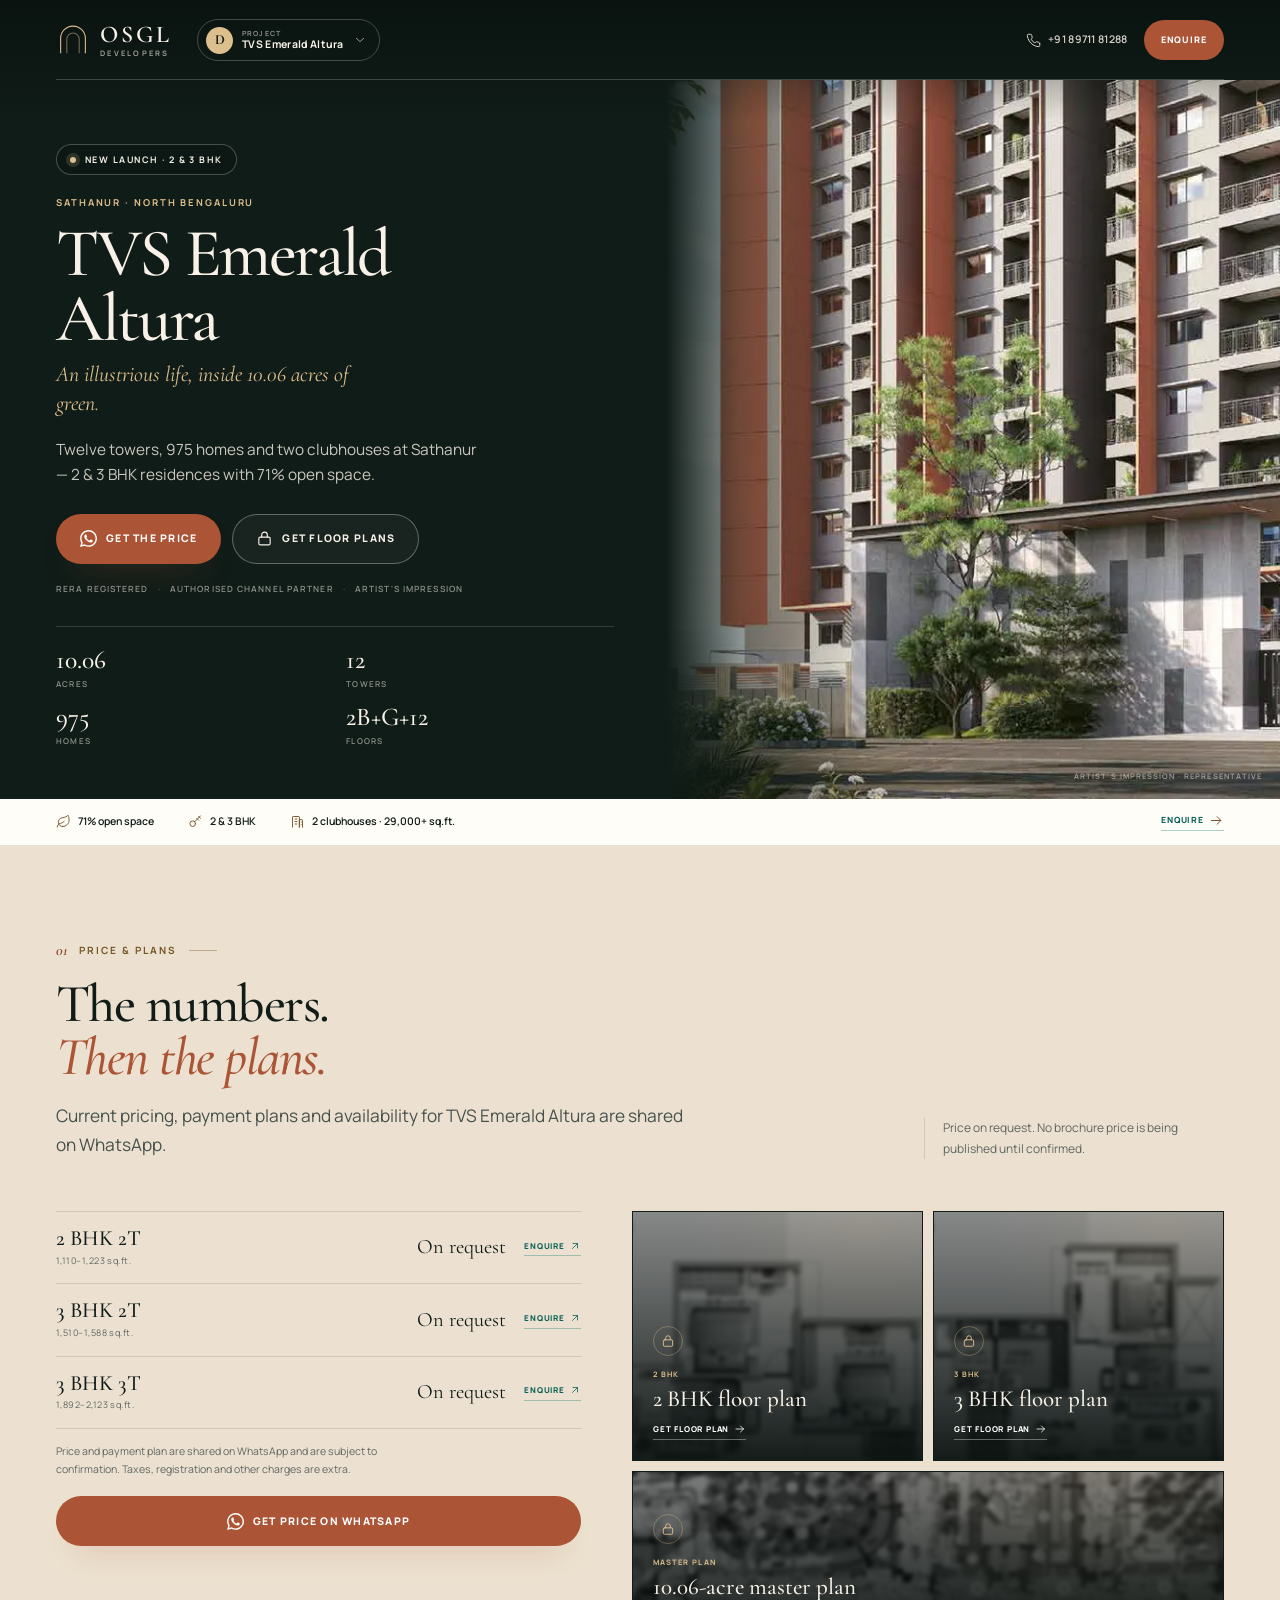
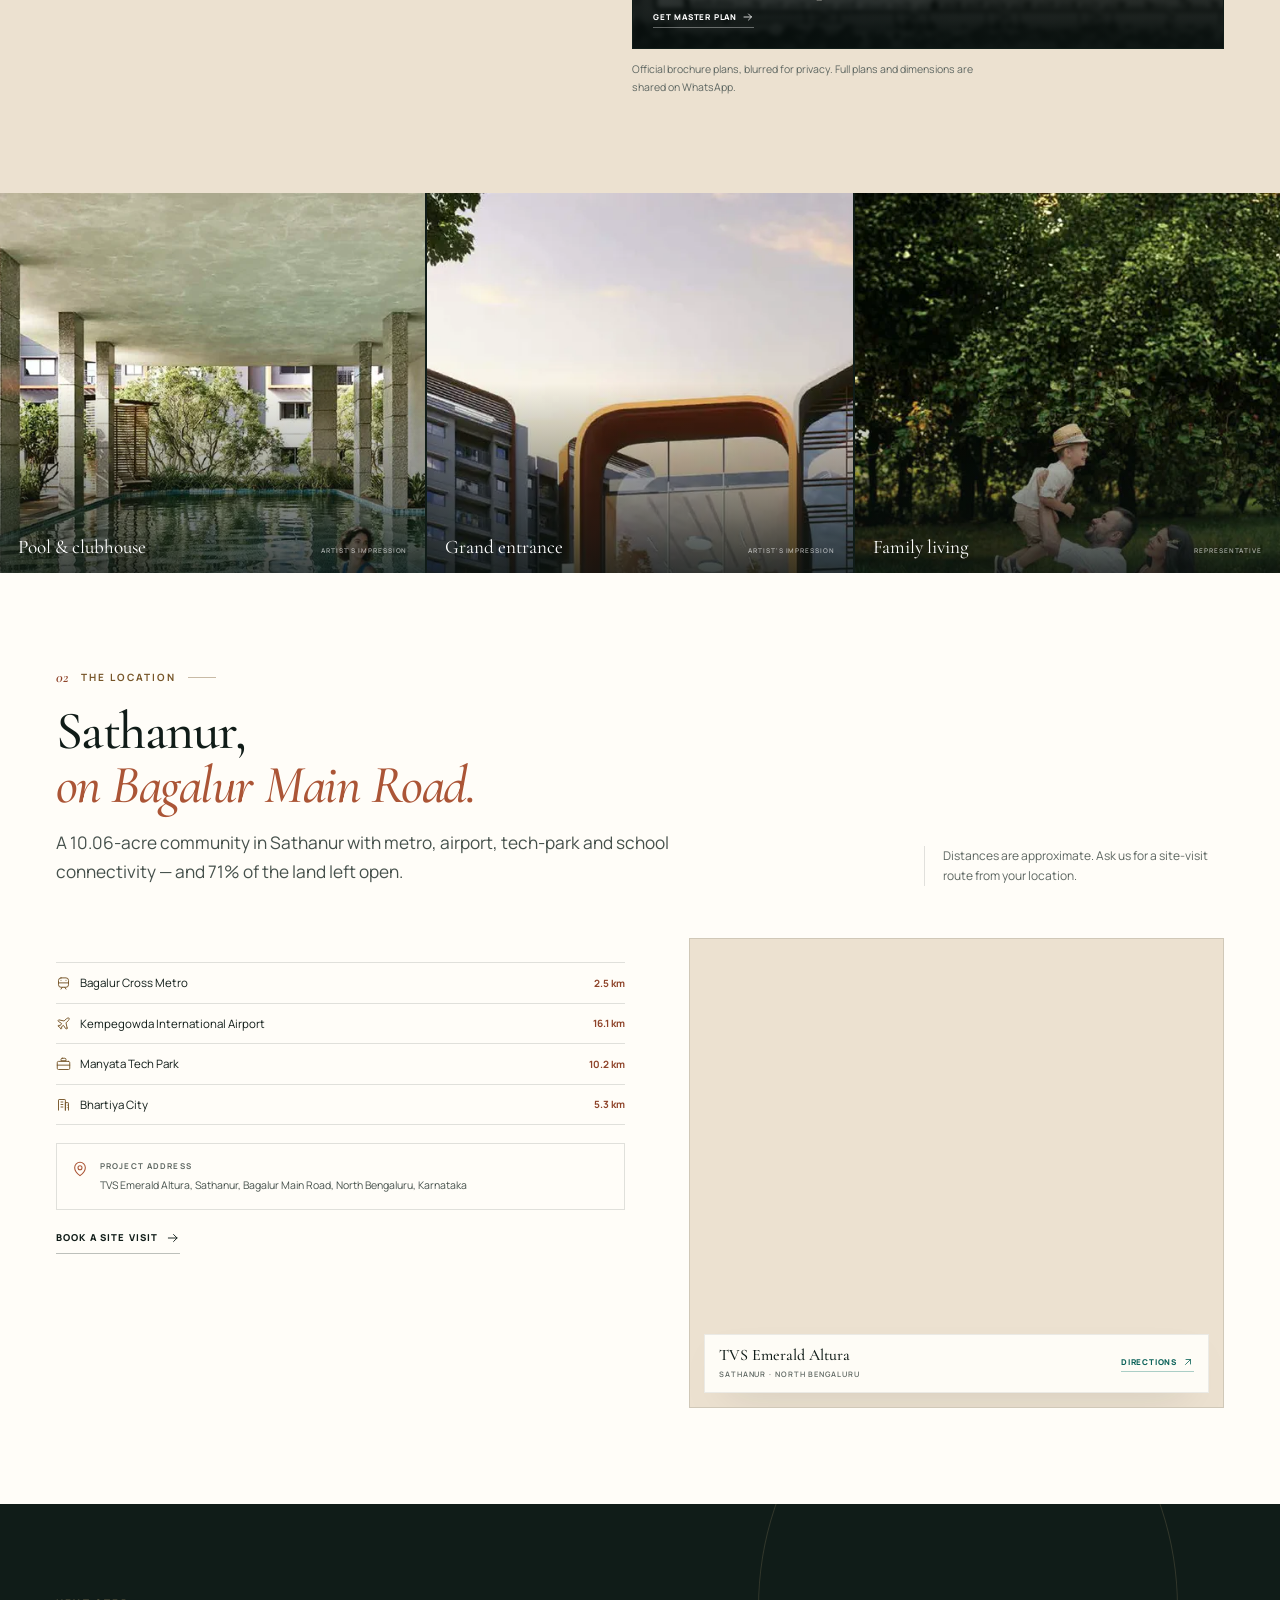
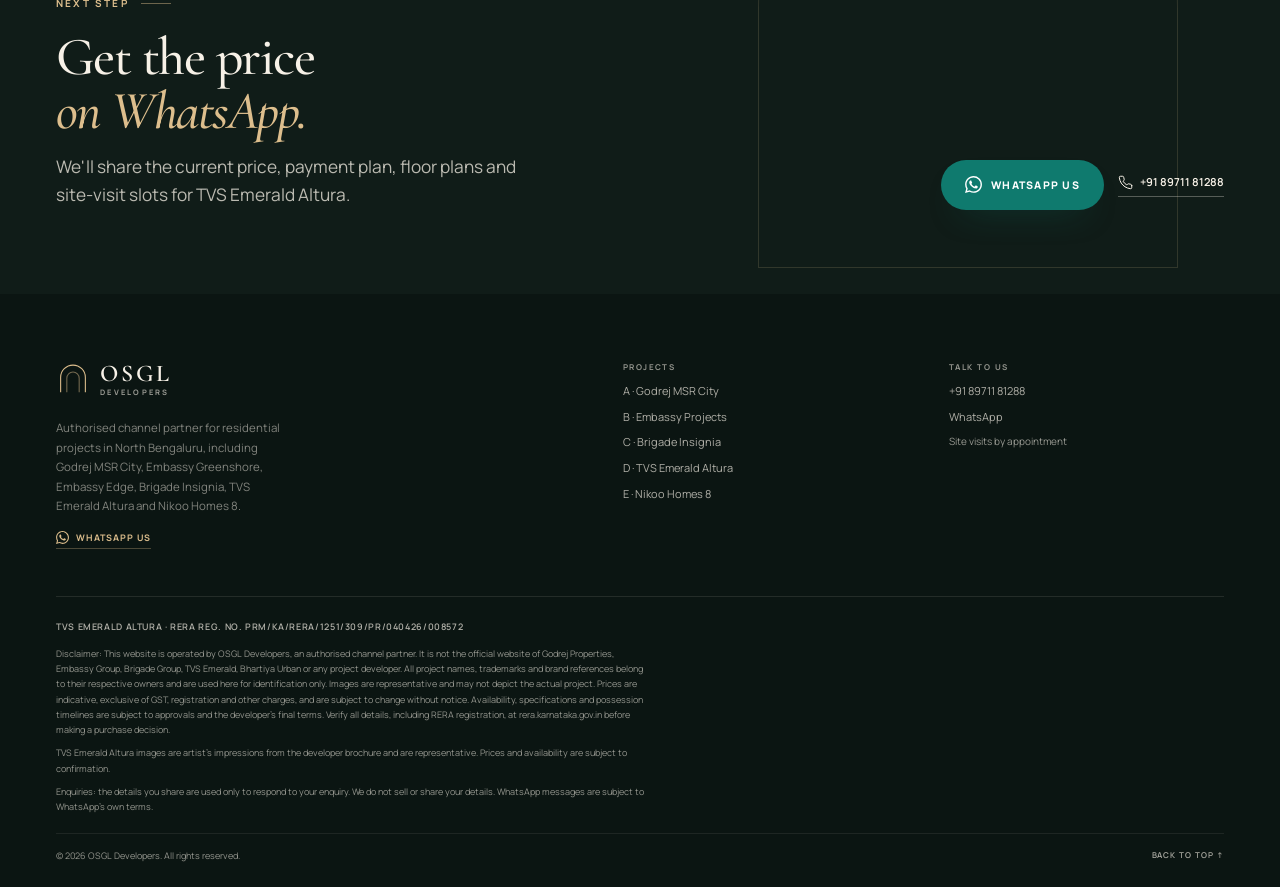
<file: project-d/index.html>
<!DOCTYPE html>
<html lang="en-IN">
<head>
  <meta charset="UTF-8">
  <meta name="viewport" content="width=device-width, initial-scale=1">
  <meta name="theme-color" content="#101c18">
  <title>TVS Emerald Altura | Sathanur | 2 &amp; 3 BHK Apartments</title>
  <meta name="description" content="TVS Emerald Altura at Sathanur — 10.06 acres, 12 towers and 975 homes, with 2 &amp; 3 BHK residences and two clubhouses. Get the price and floor plans on WhatsApp.">
  <link rel="canonical" href="https://osgldevelopers.com/project-d/">
  <meta name="robots" content="index, follow, max-image-preview:large">
  <meta property="og:type" content="website">
  <meta property="og:locale" content="en_IN">
  <meta property="og:site_name" content="OSGL Developers">
  <meta property="og:title" content="TVS Emerald Altura | Sathanur | 2 &amp; 3 BHK Apartments">
  <meta property="og:description" content="TVS Emerald Altura at Sathanur — 10.06 acres, 12 towers and 975 homes, with 2 &amp; 3 BHK residences and two clubhouses. Get the price and floor plans on WhatsApp.">
  <meta property="og:url" content="https://osgldevelopers.com/project-d/">
  <meta property="og:image" content="https://osgldevelopers.com/assets/img/og-tvs.jpg">
  <meta property="og:image:width" content="1200">
  <meta property="og:image:height" content="630">
  <meta name="twitter:card" content="summary_large_image">
  <meta name="twitter:title" content="TVS Emerald Altura | Sathanur | 2 &amp; 3 BHK Apartments">
  <meta name="twitter:description" content="TVS Emerald Altura at Sathanur — 10.06 acres, 12 towers and 975 homes, with 2 &amp; 3 BHK residences and two clubhouses. Get the price and floor plans on WhatsApp.">
  <meta name="twitter:image" content="https://osgldevelopers.com/assets/img/og-tvs.jpg">
  <link rel="icon" href="/assets/img/favicon.svg" type="image/svg+xml">
  <link rel="icon" href="/assets/img/favicon-32.png" sizes="32x32" type="image/png">
  <link rel="apple-touch-icon" href="/assets/img/apple-touch-icon.png">
  <link rel="manifest" href="/site.webmanifest">
  <link rel="preload" href="/assets/fonts/cormorant-garamond-normal-latin.woff2" as="font" type="font/woff2" crossorigin>
  <link rel="preload" href="/assets/fonts/cormorant-garamond-italic-latin.woff2" as="font" type="font/woff2" crossorigin>
  <link rel="preload" href="/assets/fonts/manrope-normal-latin.woff2" as="font" type="font/woff2" crossorigin>
  <link rel="preload" as="image" type="image/webp" fetchpriority="high" href="/assets/img/tvs-hero-1280.webp" imagesrcset="/assets/img/tvs-hero-640.webp 640w, /assets/img/tvs-hero-960.webp 960w, /assets/img/tvs-hero-1280.webp 1280w, /assets/img/tvs-hero-1600.webp 1600w" imagesizes="(max-width: 960px) 80vw, 46vw">
  <link rel="stylesheet" href="/assets/css/fonts.css">
  <link rel="stylesheet" href="/assets/css/styles.css">
  <noscript><style>.reveal{opacity:1!important;transform:none!important}</style></noscript>
  <script>document.documentElement.classList.add('js');</script>
  <script type="application/ld+json">
{
  "@context": "https://schema.org",
  "@graph": [
    {
      "@type": "ApartmentComplex",
      "@id": "https://osgldevelopers.com/project-d/#project",
      "name": "TVS Emerald Altura",
      "description": "A 10.06-acre residential community at Sathanur, North Bengaluru, with 12 towers, 975 homes and 2 and 3 BHK residences.",
      "url": "https://osgldevelopers.com/project-d/",
      "image": "https://osgldevelopers.com/assets/img/og-tvs.jpg",
      "telephone": "+91-8971181288",
      "numberOfAccommodationUnits": 975,
      "address": {
        "@type": "PostalAddress",
        "streetAddress": "TVS Emerald Altura, Sathanur, Bagalur Main Road",
        "addressLocality": "Bengaluru",
        "addressRegion": "Karnataka",
        "addressCountry": "IN"
      },
      "amenityFeature": [
        {
          "@type": "LocationFeatureSpecification",
          "name": "Two clubhouses",
          "value": true
        },
        {
          "@type": "LocationFeatureSpecification",
          "name": "Two swimming pools",
          "value": true
        },
        {
          "@type": "LocationFeatureSpecification",
          "name": "Gymnasium",
          "value": true
        },
        {
          "@type": "LocationFeatureSpecification",
          "name": "Sky cinema",
          "value": true
        },
        {
          "@type": "LocationFeatureSpecification",
          "name": "Children's play area",
          "value": true
        },
        {
          "@type": "LocationFeatureSpecification",
          "name": "Temple",
          "value": true
        }
      ],
      "identifier": {
        "@type": "PropertyValue",
        "propertyID": "RERA",
        "value": "PRM/KA/RERA/1251/309/PR/040426/008572"
      }
    },
    {
      "@type": "BreadcrumbList",
      "itemListElement": [
        {
          "@type": "ListItem",
          "position": 1,
          "name": "Home",
          "item": "https://osgldevelopers.com/"
        },
        {
          "@type": "ListItem",
          "position": 2,
          "name": "TVS Emerald Altura",
          "item": "https://osgldevelopers.com/project-d/"
        }
      ]
    }
  ]
}
  </script>
</head>
<body id="top">
  <a class="skip-link" href="#main">Skip to content</a>
  <svg class="svg-sprite" xmlns="http://www.w3.org/2000/svg" aria-hidden="true" focusable="false">
    <symbol id="i-arrow" viewBox="0 0 24 24" fill="none" stroke="currentColor" stroke-width="1.6" stroke-linecap="round" stroke-linejoin="round"><path d="M4 12h15M13 6l6 6-6 6"/></symbol>
    <symbol id="i-arrow-up" viewBox="0 0 24 24" fill="none" stroke="currentColor" stroke-width="1.6" stroke-linecap="round" stroke-linejoin="round"><path d="M7 17 17 7M8 7h9v9"/></symbol>
    <symbol id="i-phone" viewBox="0 0 24 24" fill="none" stroke="currentColor" stroke-width="1.6" stroke-linecap="round" stroke-linejoin="round"><path d="M22 16.92v3a2 2 0 0 1-2.18 2 19.8 19.8 0 0 1-8.63-3.07 19.5 19.5 0 0 1-6-6A19.8 19.8 0 0 1 2.12 4.18 2 2 0 0 1 4.11 2h3a2 2 0 0 1 2 1.72c.13.96.36 1.9.7 2.81a2 2 0 0 1-.45 2.11L8.09 9.91a16 16 0 0 0 6 6l1.27-1.27a2 2 0 0 1 2.11-.45c.91.34 1.85.57 2.81.7A2 2 0 0 1 22 16.92z"/></symbol>
    <symbol id="i-whatsapp" viewBox="0 0 24 24" fill="currentColor"><path d="M17.47 14.38c-.3-.15-1.76-.87-2.03-.97-.27-.1-.47-.15-.67.15-.2.3-.77.97-.94 1.16-.17.2-.35.22-.64.08-.3-.15-1.26-.46-2.39-1.48-.88-.79-1.48-1.76-1.65-2.06-.17-.3-.02-.46.13-.61.13-.13.3-.35.45-.52.15-.17.2-.3.3-.5.1-.2.05-.37-.03-.52-.07-.15-.67-1.61-.92-2.2-.24-.58-.49-.5-.67-.51h-.57c-.2 0-.52.07-.79.37-.27.3-1.04 1.02-1.04 2.48s1.06 2.87 1.21 3.07c.15.2 2.1 3.2 5.08 4.49.71.3 1.26.49 1.69.62.71.23 1.36.2 1.87.12.57-.09 1.76-.72 2.01-1.41.25-.7.25-1.29.17-1.42-.07-.12-.27-.2-.57-.35M12.05 21.8h-.01a9.87 9.87 0 0 1-5.03-1.38l-.36-.21-3.74.98 1-3.65-.24-.37a9.86 9.86 0 0 1-1.51-5.26c0-5.45 4.44-9.89 9.89-9.89 2.64 0 5.12 1.03 6.99 2.9a9.83 9.83 0 0 1 2.89 6.99c0 5.45-4.44 9.89-9.89 9.89m8.41-18.3A11.82 11.82 0 0 0 12.05 0C5.5 0 .16 5.34.16 11.89c0 2.1.55 4.14 1.59 5.95L.06 24l6.3-1.65a11.88 11.88 0 0 0 5.68 1.45h.01c6.55 0 11.89-5.34 11.89-11.89 0-3.18-1.24-6.17-3.48-8.42z"/></symbol>
    <symbol id="i-chevron" viewBox="0 0 24 24" fill="none" stroke="currentColor" stroke-width="1.6" stroke-linecap="round" stroke-linejoin="round"><path d="m6 9 6 6 6-6"/></symbol>
    <symbol id="i-menu" viewBox="0 0 24 24" fill="none" stroke="currentColor" stroke-width="1.6" stroke-linecap="round" stroke-linejoin="round"><path d="M4 7h16M4 12h16M4 17h16"/></symbol>
    <symbol id="i-close" viewBox="0 0 24 24" fill="none" stroke="currentColor" stroke-width="1.6" stroke-linecap="round" stroke-linejoin="round"><path d="M18 6 6 18M6 6l12 12"/></symbol>
    <symbol id="i-check" viewBox="0 0 24 24" fill="none" stroke="currentColor" stroke-width="1.8" stroke-linecap="round" stroke-linejoin="round"><path d="M20 6 9 17l-5-5"/></symbol>
    <symbol id="i-pin" viewBox="0 0 24 24" fill="none" stroke="currentColor" stroke-width="1.6" stroke-linecap="round" stroke-linejoin="round"><path d="M20 10c0 6-8 12-8 12s-8-6-8-12a8 8 0 0 1 16 0z"/><circle cx="12" cy="10" r="3"/></symbol>
    <symbol id="i-plane" viewBox="0 0 24 24" fill="none" stroke="currentColor" stroke-width="1.5" stroke-linecap="round" stroke-linejoin="round"><path d="M17.8 19.2 16 11l3.5-3.5C21 6 21.5 4 21 3.5S18 3 16.5 4.5L13 8 4.8 6.2c-.5-.1-.9.1-1.1.5l-.3.5c-.2.5-.1 1 .3 1.3L9 12l-2 3H4l-1 1 3 2 2 3 1-1v-3l3-2 3.5 5.3c.3.4.8.5 1.3.3l.5-.2c.4-.3.6-.7.5-1.2z"/></symbol>
    <symbol id="i-train" viewBox="0 0 24 24" fill="none" stroke="currentColor" stroke-width="1.5" stroke-linecap="round" stroke-linejoin="round"><rect x="4" y="3" width="16" height="15" rx="4"/><path d="M4 11h16M8 21l2-3M16 21l-2-3M8 7h.01M16 7h.01"/></symbol>
    <symbol id="i-road" viewBox="0 0 24 24" fill="none" stroke="currentColor" stroke-width="1.5" stroke-linecap="round" stroke-linejoin="round"><path d="M4 21 8 3M20 21 16 3M12 7v3M12 14v3"/></symbol>
    <symbol id="i-school" viewBox="0 0 24 24" fill="none" stroke="currentColor" stroke-width="1.5" stroke-linecap="round" stroke-linejoin="round"><path d="m3 10 9-6 9 6M5 10v10h14V10M9 20v-6h6v6"/></symbol>
    <symbol id="i-briefcase" viewBox="0 0 24 24" fill="none" stroke="currentColor" stroke-width="1.5" stroke-linecap="round" stroke-linejoin="round"><path d="M10 2h4a2 2 0 0 1 2 2v2H8V4a2 2 0 0 1 2-2zM20 7H4a2 2 0 0 0-2 2v9a2 2 0 0 0 2 2h16a2 2 0 0 0 2-2V9a2 2 0 0 0-2-2zM2 13h20"/></symbol>
    <symbol id="i-lock" viewBox="0 0 24 24" fill="none" stroke="currentColor" stroke-width="1.6" stroke-linecap="round" stroke-linejoin="round"><rect x="4" y="10" width="16" height="11" rx="2"/><path d="M8 10V7a4 4 0 0 1 8 0v3"/></symbol>
    <symbol id="i-building" viewBox="0 0 24 24" fill="none" stroke="currentColor" stroke-width="1.5" stroke-linecap="round" stroke-linejoin="round"><path d="M4 21V5a1 1 0 0 1 1-1h9a1 1 0 0 1 1 1v16M15 21V9h4a1 1 0 0 1 1 1v11M8 8h3M8 12h3M8 16h3M18 13h.01M18 17h.01"/></symbol>
    <symbol id="i-leaf" viewBox="0 0 24 24" fill="none" stroke="currentColor" stroke-width="1.5" stroke-linecap="round" stroke-linejoin="round"><path d="M11 20A7 7 0 0 1 9.8 6.1C15.5 5 17 4.5 19 2c1 2 2 4.2 2 8 0 5.5-4.8 10-10 10zM2 21c0-3 1.85-5.36 5.08-6C9.5 14.52 12 13 13 12"/></symbol>
    <symbol id="i-key" viewBox="0 0 24 24" fill="none" stroke="currentColor" stroke-width="1.5" stroke-linecap="round" stroke-linejoin="round"><circle cx="7.5" cy="15.5" r="4.5"/><path d="m10.7 12.3 9.3-9.3M17 4l3 3M14 7l3 3"/></symbol>
    <symbol id="i-calendar" viewBox="0 0 24 24" fill="none" stroke="currentColor" stroke-width="1.5" stroke-linecap="round" stroke-linejoin="round"><path d="M8 2v4M16 2v4M3 10h18M5 4h14a2 2 0 0 1 2 2v14a2 2 0 0 1-2 2H5a2 2 0 0 1-2-2V6a2 2 0 0 1 2-2z"/></symbol>
    <symbol id="i-map" viewBox="0 0 24 24" fill="none" stroke="currentColor" stroke-width="1.5" stroke-linecap="round" stroke-linejoin="round"><path d="m9 18-6 3V6l6-3 6 3 6-3v15l-6 3-6-3zM9 3v15M15 6v15"/></symbol>
  </svg>
  <header class="site-header" data-header>
    <div class="header-inner">
      <a class="brand" href="/" aria-label="OSGL Developers home">
        <svg class="brand-mark" viewBox="0 0 44 44" aria-hidden="true">
          <path d="M6 39V20a16 16 0 0 1 32 0v19" fill="none" stroke="currentColor" stroke-width="1.4"/>
          <path d="M14 39V21a8 8 0 0 1 16 0v18" fill="none" stroke="currentColor" stroke-width="1.4" opacity=".5"/>
        </svg>
        <span class="brand-words"><span class="brand-name">OSGL</span> <span class="brand-sub">Developers</span></span>
      </a>
      <details class="project-switcher" data-project-switcher>
        <summary>
          <span class="ps-badge">D</span>
          <span class="ps-copy"><small>Project</small><strong>TVS Emerald Altura</strong></span>
          <svg class="icon ps-chevron" aria-hidden="true"><use href="#i-chevron"/></svg>
        </summary>
        <div class="ps-panel">
          <p class="ps-title">Switch project</p>
          <a class="ps-item" href="/godrej-msr-city/"><span class="ps-letter">A</span><span class="ps-copy"><strong>Godrej MSR City</strong><small>Shettigere · Now selling</small></span></a>
        <a class="ps-item" href="/project-b/"><span class="ps-letter">B</span><span class="ps-copy"><strong>Embassy Projects</strong><small>Greenshore &amp; Edge</small></span></a>
        <a class="ps-item" href="/project-c/"><span class="ps-letter">C</span><span class="ps-copy"><strong>Brigade Insignia</strong><small>Yelahanka · RERA registered</small></span></a>
        <a class="ps-item is-current" href="/project-d/" aria-current="page"><span class="ps-letter">D</span><span class="ps-copy"><strong>TVS Emerald Altura</strong><small>Sathanur · New launch</small></span></a>
        <a class="ps-item" href="/nikoo-homes-8/"><span class="ps-letter">E</span><span class="ps-copy"><strong>Nikoo Homes 8</strong><small>Thanisandra · New launch</small></span></a>
          <a class="ps-all" href="/">View all projects <svg class="icon" aria-hidden="true"><use href="#i-arrow"/></svg></a>
        </div>
      </details>
      <div class="header-actions">
        <a class="header-phone" href="tel:+918971181288">
          <svg class="icon" aria-hidden="true"><use href="#i-phone"/></svg>
          <span>+91&nbsp;89711&nbsp;81288</span>
        </a>
        <a class="btn btn-primary btn-sm header-cta" href="https://wa.me/918971181288?text=Hi%20OSGL%2C%20I%20would%20like%20the%20current%20price%20and%20floor%20plans%20for%20TVS%20Emerald%20Altura%2C%20Sathanur." target="_blank" rel="noopener">Enquire</a>
        <button class="menu-toggle" type="button" aria-label="Open menu" aria-expanded="false" aria-controls="mobile-menu" data-menu-toggle>
          <span class="menu-open-icon"><svg class="icon" aria-hidden="true"><use href="#i-menu"/></svg></span>
          <span class="menu-close-icon"><svg class="icon" aria-hidden="true"><use href="#i-close"/></svg></span>
        </button>
      </div>
    </div>
  </header>
  <nav class="mobile-menu" id="mobile-menu" data-mobile-menu aria-label="Mobile menu" inert>
    <div class="mobile-menu-main">
      <p class="mobile-label">Projects</p>
      <a class="mobile-project" href="/godrej-msr-city/"><span>A</span><div><strong>Godrej MSR City</strong><small>Shettigere · Now selling</small></div></a>
        <a class="mobile-project" href="/project-b/"><span>B</span><div><strong>Embassy Projects</strong><small>Greenshore &amp; Edge</small></div></a>
        <a class="mobile-project" href="/project-c/"><span>C</span><div><strong>Brigade Insignia</strong><small>Yelahanka · RERA registered</small></div></a>
        <a class="mobile-project is-current" href="/project-d/"><span>D</span><div><strong>TVS Emerald Altura</strong><small>Sathanur · New launch</small></div></a>
        <a class="mobile-project" href="/nikoo-homes-8/"><span>E</span><div><strong>Nikoo Homes 8</strong><small>Thanisandra · New launch</small></div></a>
      <p class="mobile-label mobile-label-gap">On this page</p>
      <div class="mobile-nav">
        <a href="#plans">Price &amp; plans <small>01</small></a>
        <a href="#location">Location <small>02</small></a>
      </div>
    </div>
    <div class="mobile-menu-foot">
      <a class="btn btn-wa btn-block" href="https://wa.me/918971181288?text=Hi%20OSGL%2C%20I%20would%20like%20the%20current%20price%20and%20floor%20plans%20for%20TVS%20Emerald%20Altura%2C%20Sathanur." target="_blank" rel="noopener">
        <svg class="icon" aria-hidden="true"><use href="#i-whatsapp"/></svg>
        WhatsApp us
      </a>
      <a class="mobile-phone" href="tel:+918971181288">
        <svg class="icon" aria-hidden="true"><use href="#i-phone"/></svg>
        +91&nbsp;89711&nbsp;81288
      </a>
    </div>
  </nav>
  <main id="main">
    <section class="project-hero" aria-labelledby="project-title">
      <div class="project-hero-copy">
        <p class="hero-badge"><span class="badge-dot"></span> New launch · 2 &amp; 3 BHK</p>
        <p class="hero-location">Sathanur · North Bengaluru</p>
        <h1 id="project-title">TVS Emerald Altura</h1>
        <p class="hero-tagline">An illustrious life, inside 10.06 acres of green.</p>
        <p class="hero-sub">Twelve towers, 975 homes and two clubhouses at Sathanur — 2 &amp; 3 BHK residences with 71% open space.</p>
        <div class="hero-actions">
          <a class="btn btn-primary" href="https://wa.me/918971181288?text=Hi%20OSGL%2C%20I%20would%20like%20the%20current%20price%20and%20floor%20plans%20for%20TVS%20Emerald%20Altura%2C%20Sathanur." target="_blank" rel="noopener"><svg class="icon" aria-hidden="true"><use href="#i-whatsapp"/></svg>Get the price</a>
          <a class="btn btn-ghost" href="https://wa.me/918971181288?text=Hi%20OSGL%2C%20please%20share%20the%20official%20floor%20plans%20for%20TVS%20Emerald%20Altura%2C%20Sathanur." target="_blank" rel="noopener"><svg class="icon" aria-hidden="true"><use href="#i-lock"/></svg>Get floor plans</a>
        </div>
        <p class="hero-note">RERA registered <span>·</span> Authorised channel partner <span>·</span> Artist's impression</p>
        <div class="hero-facts"><div class="hero-fact"><strong>10.06</strong><span>Acres</span></div><div class="hero-fact"><strong>12</strong><span>Towers</span></div><div class="hero-fact"><strong>975</strong><span>Homes</span></div><div class="hero-fact"><strong>2B+G+12</strong><span>Floors</span></div></div>
      </div>
      <figure class="project-hero-media">
        <img src="/assets/img/tvs-hero-1280.webp" srcset="/assets/img/tvs-hero-640.webp 640w, /assets/img/tvs-hero-960.webp 960w, /assets/img/tvs-hero-1280.webp 1280w, /assets/img/tvs-hero-1600.webp 1600w" sizes="(max-width: 960px) 80vw, 46vw" alt="TVS Emerald Altura residential tower at Sathanur" width="1600" height="2000" fetchpriority="high" decoding="async">
        <figcaption>Artist's impression · representative</figcaption>
      </figure>
    </section>
    <div class="quick-highlights">
      <div class="container quick-highlights-inner">
        <span><svg class="icon" aria-hidden="true"><use href="#i-leaf"/></svg>71% open space</span><span><svg class="icon" aria-hidden="true"><use href="#i-key"/></svg>2 &amp; 3 BHK</span><span><svg class="icon" aria-hidden="true"><use href="#i-building"/></svg>2 clubhouses · 29,000+ sq.ft.</span>
        <a href="https://wa.me/918971181288?text=Hi%20OSGL%2C%20I%20would%20like%20the%20current%20price%20and%20floor%20plans%20for%20TVS%20Emerald%20Altura%2C%20Sathanur." target="_blank" rel="noopener">Enquire <svg class="icon" aria-hidden="true"><use href="#i-arrow"/></svg></a>
      </div>
    </div>
    <section class="section section-cream" id="plans" aria-labelledby="plans-title">
      <div class="container">
        <div class="section-head-row">
          <div class="section-head">
            <p class="section-label"><span>01</span> Price &amp; plans</p>
            <h2 id="plans-title">The numbers.<br><em>Then the plans.</em></h2>
            <p class="lead">Current pricing, payment plans and availability for TVS Emerald Altura are shared on WhatsApp.</p>
          </div>
          <p class="section-head-note">Price on request. No brochure price is being published until confirmed.</p>
        </div>
        <div class="plans-grid">
          <div class="price-list">
              <div class="price-row">
                <div class="price-type"><strong>2 BHK 2T</strong><small>1,110–1,223 sq.ft.</small></div>
                <span class="price-amount">On request</span>
                <a class="price-cta" href="https://wa.me/918971181288?text=Hi%20OSGL%2C%20please%20share%20the%202%20BHK%20price%20and%20floor%20plan%20for%20TVS%20Emerald%20Altura." target="_blank" rel="noopener">Enquire <svg class="icon" aria-hidden="true"><use href="#i-arrow-up"/></svg></a>
              </div>
              <div class="price-row">
                <div class="price-type"><strong>3 BHK 2T</strong><small>1,510–1,588 sq.ft.</small></div>
                <span class="price-amount">On request</span>
                <a class="price-cta" href="https://wa.me/918971181288?text=Hi%20OSGL%2C%20please%20share%20the%203%20BHK%202T%20price%20and%20floor%20plan%20for%20TVS%20Emerald%20Altura." target="_blank" rel="noopener">Enquire <svg class="icon" aria-hidden="true"><use href="#i-arrow-up"/></svg></a>
              </div>
              <div class="price-row">
                <div class="price-type"><strong>3 BHK 3T</strong><small>1,892–2,123 sq.ft.</small></div>
                <span class="price-amount">On request</span>
                <a class="price-cta" href="https://wa.me/918971181288?text=Hi%20OSGL%2C%20please%20share%20the%203%20BHK%203T%20price%20and%20floor%20plan%20for%20TVS%20Emerald%20Altura." target="_blank" rel="noopener">Enquire <svg class="icon" aria-hidden="true"><use href="#i-arrow-up"/></svg></a>
              </div>
            <p class="fineprint">Price and payment plan are shared on WhatsApp and are subject to confirmation. Taxes, registration and other charges are extra.</p>
            <a class="btn btn-primary" href="https://wa.me/918971181288?text=Hi%20OSGL%2C%20I%20would%20like%20the%20current%20price%20and%20floor%20plans%20for%20TVS%20Emerald%20Altura%2C%20Sathanur." target="_blank" rel="noopener"><svg class="icon" aria-hidden="true"><use href="#i-whatsapp"/></svg>Get price on WhatsApp</a>
          </div>
          <div class="plan-grid">
            <a class="plan-card" href="https://wa.me/918971181288?text=Hi%20OSGL%2C%20please%20share%20the%20official%202%20BHK%20floor%20plan%20and%20current%20price%20for%20TVS%20Emerald%20Altura." target="_blank" rel="noopener">
              <div class="plan-visual plan-visual--pdf"><img src="/assets/img/tvs-plan-2bhk.jpg" alt="" aria-hidden="true" width="1000" height="750" loading="lazy" decoding="async"></div>
              <div class="plan-content">
                <span class="plan-lock"><svg class="icon" aria-hidden="true"><use href="#i-lock"/></svg></span>
                <span class="plan-label">2 BHK</span>
                <span class="plan-title">2 BHK floor plan</span>
                <span class="plan-cta">Get floor plan <svg class="icon" aria-hidden="true"><use href="#i-arrow"/></svg></span>
              </div>
            </a>
            <a class="plan-card" href="https://wa.me/918971181288?text=Hi%20OSGL%2C%20please%20share%20the%20official%203%20BHK%20floor%20plan%20and%20current%20price%20for%20TVS%20Emerald%20Altura." target="_blank" rel="noopener">
              <div class="plan-visual plan-visual--pdf"><img src="/assets/img/tvs-plan-3bhk.jpg" alt="" aria-hidden="true" width="1000" height="750" loading="lazy" decoding="async"></div>
              <div class="plan-content">
                <span class="plan-lock"><svg class="icon" aria-hidden="true"><use href="#i-lock"/></svg></span>
                <span class="plan-label">3 BHK</span>
                <span class="plan-title">3 BHK floor plan</span>
                <span class="plan-cta">Get floor plan <svg class="icon" aria-hidden="true"><use href="#i-arrow"/></svg></span>
              </div>
            </a>
            <a class="plan-card plan-card-wide" href="https://wa.me/918971181288?text=Hi%20OSGL%2C%20please%20share%20the%20master%20plan%20and%20current%20availability%20for%20TVS%20Emerald%20Altura." target="_blank" rel="noopener">
              <div class="plan-visual plan-visual--pdf"><img src="/assets/img/tvs-master.jpg" alt="" aria-hidden="true" width="1000" height="750" loading="lazy" decoding="async"></div>
              <div class="plan-content">
                <span class="plan-lock"><svg class="icon" aria-hidden="true"><use href="#i-lock"/></svg></span>
                <span class="plan-label">Master plan</span>
                <span class="plan-title">10.06-acre master plan</span>
                <span class="plan-cta">Get master plan <svg class="icon" aria-hidden="true"><use href="#i-arrow"/></svg></span>
              </div>
            </a>

            <p class="fineprint">Official brochure plans, blurred for privacy. Full plans and dimensions are shared on WhatsApp.</p>
          </div>
        </div>
      </div>
    </section>
    <section class="gallery-strip" aria-label="Representative project imagery">
      <figure>
        <img src="/assets/img/tvs-pool-1200.webp" srcset="/assets/img/tvs-pool-800.webp 800w, /assets/img/tvs-pool-1200.webp 1200w, /assets/img/tvs-pool-1600.webp 1600w" sizes="33vw" alt="One of the two swimming pools at TVS Emerald Altura" width="1600" height="900" loading="lazy" decoding="async">
        <figcaption><span>Pool &amp; clubhouse</span><small>Artist's impression</small></figcaption>
      </figure>
      <figure>
        <img src="/assets/img/tvs-entrance-1200.webp" srcset="/assets/img/tvs-entrance-800.webp 800w, /assets/img/tvs-entrance-1200.webp 1200w, /assets/img/tvs-entrance-1600.webp 1600w" sizes="33vw" alt="The grand entrance and clubhouse at TVS Emerald Altura" width="1600" height="900" loading="lazy" decoding="async">
        <figcaption><span>Grand entrance</span><small>Artist's impression</small></figcaption>
      </figure>
      <figure>
        <img src="/assets/img/tvs-family-1200.webp" srcset="/assets/img/tvs-family-800.webp 800w, /assets/img/tvs-family-1200.webp 1200w, /assets/img/tvs-family-1600.webp 1600w" sizes="33vw" alt="A family enjoying the green spaces at TVS Emerald Altura" width="1600" height="900" loading="lazy" decoding="async">
        <figcaption><span>Family living</span><small>Representative</small></figcaption>
      </figure>
    </section>
    <section class="section section-paper" id="location" aria-labelledby="location-title">
      <div class="container">
        <div class="section-head-row">
          <div class="section-head">
            <p class="section-label"><span>02</span> The location</p>
            <h2 id="location-title">Sathanur,<br><em>on Bagalur Main Road.</em></h2>
            <p class="lead">A 10.06-acre community in Sathanur with metro, airport, tech-park and school connectivity — and 71% of the land left open.</p>
          </div>
          <p class="section-head-note">Distances are approximate. Ask us for a site-visit route from your location.</p>
        </div>
        <div class="location-grid">
          <div class="location-copy">
            <ul class="distance-list">              <li><span class="distance-name"><svg class="icon" aria-hidden="true"><use href="#i-train"/></svg>Bagalur Cross Metro</span><span class="distance-value">2.5 km</span></li>
              <li><span class="distance-name"><svg class="icon" aria-hidden="true"><use href="#i-plane"/></svg>Kempegowda International Airport</span><span class="distance-value">16.1 km</span></li>
              <li><span class="distance-name"><svg class="icon" aria-hidden="true"><use href="#i-briefcase"/></svg>Manyata Tech Park</span><span class="distance-value">10.2 km</span></li>
              <li><span class="distance-name"><svg class="icon" aria-hidden="true"><use href="#i-building"/></svg>Bhartiya City</span><span class="distance-value">5.3 km</span></li></ul>
            <div class="address-box">
              <svg class="icon" aria-hidden="true"><use href="#i-pin"/></svg>
              <div><span>Project address</span><p>TVS Emerald Altura, Sathanur, Bagalur Main Road, North Bengaluru, Karnataka</p></div>
            </div>
            <a class="link-arrow site-visit-link" href="https://wa.me/918971181288?text=Hi%20OSGL%2C%20I%20would%20like%20to%20book%20a%20site%20visit%20to%20TVS%20Emerald%20Altura%2C%20Sathanur." target="_blank" rel="noopener">Book a site visit <svg class="icon" aria-hidden="true"><use href="#i-arrow"/></svg></a>
          </div>
          <div class="map-frame">
            <iframe title="Map showing TVS Emerald Altura" src="https://www.google.com/maps?q=TVS%20Emerald%20Altura%2C%20Sathanur&amp;z=15&amp;output=embed" loading="lazy" referrerpolicy="no-referrer-when-downgrade" allowfullscreen></iframe>
            <div class="map-card">
              <div><strong>TVS Emerald Altura</strong><small>Sathanur · North Bengaluru</small></div>
              <a href="https://maps.app.goo.gl/UhEXsGgDRg5KCCzT8" target="_blank" rel="noopener">Directions <svg class="icon" aria-hidden="true"><use href="#i-arrow-up"/></svg></a>
            </div>
          </div>
        </div>
      </div>
    </section>
    <section class="cta-band" aria-labelledby="cta-title">
      <div class="container cta-inner">
        <div>
          <p class="eyebrow eyebrow-light">Next step</p>
          <h2 id="cta-title">Get the price<br><em>on WhatsApp.</em></h2>
          <p class="lead">We'll share the current price, payment plan, floor plans and site-visit slots for TVS Emerald Altura.</p>
        </div>
        <div class="cta-actions">
          <a class="btn btn-wa" href="https://wa.me/918971181288?text=Hi%20OSGL%2C%20I%20would%20like%20the%20current%20price%20and%20floor%20plans%20for%20TVS%20Emerald%20Altura%2C%20Sathanur." target="_blank" rel="noopener"><svg class="icon" aria-hidden="true"><use href="#i-whatsapp"/></svg>WhatsApp us</a>
          <a class="cta-phone" href="tel:+918971181288"><svg class="icon" aria-hidden="true"><use href="#i-phone"/></svg>+91&nbsp;89711&nbsp;81288</a>
        </div>
      </div>
    </section>
  </main>
  <footer class="site-footer">
    <div class="container footer-top">
      <div class="footer-brand">
        <a class="brand brand-light" href="/" aria-label="OSGL Developers home">
          <svg class="brand-mark" viewBox="0 0 44 44" aria-hidden="true">
            <path d="M6 39V20a16 16 0 0 1 32 0v19" fill="none" stroke="currentColor" stroke-width="1.4"/>
            <path d="M14 39V21a8 8 0 0 1 16 0v18" fill="none" stroke="currentColor" stroke-width="1.4" opacity=".5"/>
          </svg>
          <span class="brand-words"><span class="brand-name">OSGL</span> <span class="brand-sub">Developers</span></span>
        </a>
        <p>Authorised channel partner for residential projects in North Bengaluru, including Godrej MSR City, Embassy Greenshore, Embassy Edge, Brigade Insignia, TVS Emerald Altura and Nikoo Homes 8.</p>
        <a class="footer-wa" href="https://wa.me/918971181288?text=Hi%20OSGL%2C%20I%20would%20like%20the%20current%20price%20and%20floor%20plans%20for%20TVS%20Emerald%20Altura%2C%20Sathanur." target="_blank" rel="noopener">
          <svg class="icon" aria-hidden="true"><use href="#i-whatsapp"/></svg>
          WhatsApp us
        </a>
      </div>
      <nav class="footer-nav" aria-label="Projects">
        <h3>Projects</h3>
        <a href="/godrej-msr-city/">A · Godrej MSR City</a>
        <a href="/project-b/">B · Embassy Projects</a>
        <a href="/project-c/">C · Brigade Insignia</a>
        <a href="/project-d/">D · TVS Emerald Altura</a>
        <a href="/nikoo-homes-8/">E · Nikoo Homes 8</a>
      </nav>
      <div class="footer-contact">
        <h3>Talk to us</h3>
        <a href="tel:+918971181288">+91&nbsp;89711&nbsp;81288</a>
        <a href="https://wa.me/918971181288?text=Hi%20OSGL%2C%20I%20would%20like%20the%20current%20price%20and%20floor%20plans%20for%20TVS%20Emerald%20Altura%2C%20Sathanur." target="_blank" rel="noopener">WhatsApp</a>
        <p>Site visits by appointment</p>
      </div>
    </div>
    <div class="container footer-legal">
      <p class="footer-rera">TVS EMERALD ALTURA · RERA Reg. No. PRM/KA/RERA/1251/309/PR/040426/008572</p>
      <p>Disclaimer: This website is operated by OSGL Developers, an authorised channel partner. It is not the official website of Godrej Properties, Embassy Group, Brigade Group, TVS Emerald, Bhartiya Urban or any project developer. All project names, trademarks and brand references belong to their respective owners and are used here for identification only. Images are representative and may not depict the actual project. Prices are indicative, exclusive of GST, registration and other charges, and are subject to change without notice. Availability, specifications and possession timelines are subject to approvals and the developer's final terms. Verify all details, including RERA registration, at rera.karnataka.gov.in before making a purchase decision.</p>
      <p>TVS Emerald Altura images are artist's impressions from the developer brochure and are representative. Prices and availability are subject to confirmation.</p>
      <p>Enquiries: the details you share are used only to respond to your enquiry. We do not sell or share your details. WhatsApp messages are subject to WhatsApp's own terms.</p>
      <div class="footer-bottom">
        <p>© 2026 OSGL Developers. All rights reserved.</p>
        <a href="#top">Back to top ↑</a>
      </div>
    </div>
  </footer>
  <a class="float-wa" href="https://wa.me/918971181288?text=Hi%20OSGL%2C%20I%20would%20like%20the%20current%20price%20and%20floor%20plans%20for%20TVS%20Emerald%20Altura%2C%20Sathanur." target="_blank" rel="noopener" aria-label="Chat with OSGL on WhatsApp">
    <svg class="icon" aria-hidden="true"><use href="#i-whatsapp"/></svg>
    <span class="float-label">Chat with us</span>
  </a>
  <nav class="mobile-bar" aria-label="Quick contact">
    <a href="tel:+918971181288">
      <svg class="icon" aria-hidden="true"><use href="#i-phone"/></svg>
      <span>Call</span>
    </a>
    <a class="mobile-bar-wa" href="https://wa.me/918971181288?text=Hi%20OSGL%2C%20I%20would%20like%20the%20current%20price%20and%20floor%20plans%20for%20TVS%20Emerald%20Altura%2C%20Sathanur." target="_blank" rel="noopener">
      <svg class="icon" aria-hidden="true"><use href="#i-whatsapp"/></svg>
      <span>WhatsApp</span>
    </a>
    <a href="https://wa.me/918971181288?text=Hi%20OSGL%2C%20I%20would%20like%20the%20current%20price%20and%20floor%20plans%20for%20TVS%20Emerald%20Altura%2C%20Sathanur." target="_blank" rel="noopener">
      <svg class="icon" aria-hidden="true"><use href="#i-arrow"/></svg>
      <span>Get price</span>
    </a>
  </nav>
  <script src="/assets/js/main.js" defer></script>
</body>
</html>
</file>
<file: assets/css/fonts.css>
@font-face{
  font-family:'Cormorant Garamond';
  font-style:italic;
  font-weight:400 700;
  font-display:swap;
  src:url('../fonts/cormorant-garamond-italic-latin.woff2') format('woff2');
  unicode-range:U+0000-00FF, U+0131, U+0152-0153, U+02BB-02BC, U+02C6, U+02DA, U+02DC, U+0304, U+0308, U+0329, U+2000-206F, U+20AC, U+2122, U+2191, U+2193, U+2212, U+2215, U+FEFF, U+FFFD;
}
@font-face{
  font-family:'Cormorant Garamond';
  font-style:normal;
  font-weight:400 700;
  font-display:swap;
  src:url('../fonts/cormorant-garamond-normal-latin.woff2') format('woff2');
  unicode-range:U+0000-00FF, U+0131, U+0152-0153, U+02BB-02BC, U+02C6, U+02DA, U+02DC, U+0304, U+0308, U+0329, U+2000-206F, U+20AC, U+2122, U+2191, U+2193, U+2212, U+2215, U+FEFF, U+FFFD;
}
@font-face{
  font-family:'Manrope';
  font-style:normal;
  font-weight:300 800;
  font-display:swap;
  src:url('../fonts/manrope-normal-latin-ext.woff2') format('woff2');
  unicode-range:U+0100-02BA, U+02BD-02C5, U+02C7-02CC, U+02CE-02D7, U+02DD-02FF, U+0304, U+0308, U+0329, U+1D00-1DBF, U+1E00-1E9F, U+1EF2-1EFF, U+2020, U+20A0-20AB, U+20AD-20C4, U+2113, U+2C60-2C7F, U+A720-A7FF;
}
@font-face{
  font-family:'Manrope';
  font-style:normal;
  font-weight:300 800;
  font-display:swap;
  src:url('../fonts/manrope-normal-latin.woff2') format('woff2');
  unicode-range:U+0000-00FF, U+0131, U+0152-0153, U+02BB-02BC, U+02C6, U+02DA, U+02DC, U+0304, U+0308, U+0329, U+2000-206F, U+20AC, U+2122, U+2191, U+2193, U+2212, U+2215, U+FEFF, U+FFFD;
}
</file>
<file: assets/css/styles.css>
/* ==========================================================================
   OSGL Developers — project portfolio
   4 pages · short-form · WhatsApp-first · high-rise
   ========================================================================== */

/* --------------------------------------------------------------------------
   1. Tokens
   -------------------------------------------------------------------------- */
:root {
  --ink: #101c18;
  --ink-soft: #18271f;
  --cream: #f7f1e7;
  --cream-2: #ece1d0;
  --paper: #fffdf8;
  --sand: #ddcdb5;

  --terracotta: #ab5536;
  --terracotta-deep: #8e4329;
  --gold: #b98d55;
  --gold-deep: #765528;
  --gold-light: #ddbe8d;

  --muted: #46514c;
  --muted-2: #5d6661;
  --muted-light: rgba(247, 241, 231, .74);
  --muted-light-2: rgba(247, 241, 231, .52);

  --line: rgba(20, 33, 29, .13);
  --line-light: rgba(247, 241, 231, .14);

  --wa: #0f7a6e;
  --wa-dark: #0b6259;

  --font-display: 'Cormorant Garamond', 'Iowan Old Style', 'Manrope', Georgia, serif;
  --font-body: 'Manrope', system-ui, -apple-system, BlinkMacSystemFont, 'Segoe UI', sans-serif;

  --container: 1200px;
  --gutter: clamp(20px, 4.5vw, 56px);
  --header-h: 80px;
  --ease: cubic-bezier(.22, .61, .36, 1);
  --shadow-sm: 0 16px 40px -26px rgba(16, 28, 24, .5);
  --shadow-md: 0 40px 100px -50px rgba(16, 28, 24, .6);
}

/* --------------------------------------------------------------------------
   2. Reset & base
   -------------------------------------------------------------------------- */
*,
*::before,
*::after { box-sizing: border-box; }

html {
  scroll-behavior: smooth;
  -webkit-text-size-adjust: 100%;
}

body {
  margin: 0;
  background: var(--cream);
  color: var(--ink);
  font-family: var(--font-body);
  font-size: 16px;
  line-height: 1.7;
  -webkit-font-smoothing: antialiased;
  -moz-osx-font-smoothing: grayscale;
  overflow-x: hidden;
}

body.no-scroll { overflow: hidden; }

img,
picture,
svg { display: block; }
img { max-width: 100%; }

a { color: inherit; text-decoration: none; }

button {
  font: inherit;
  color: inherit;
  background: none;
  border: 0;
  cursor: pointer;
}

h1, h2, h3, h4, p, figure, ul, ol, dl, dd { margin: 0; }
ul, ol { padding: 0; list-style: none; }

:focus-visible {
  outline: 2px solid var(--gold);
  outline-offset: 4px;
}

::selection { background: var(--terracotta); color: #fff; }

[hidden] { display: none !important; }

.svg-sprite {
  position: absolute;
  width: 0;
  height: 0;
  overflow: hidden;
}

.icon {
  width: 1.15em;
  height: 1.15em;
  flex: none;
  display: inline-block;
  vertical-align: -.15em;
}

.sr-only {
  position: absolute;
  width: 1px;
  height: 1px;
  padding: 0;
  margin: -1px;
  overflow: hidden;
  clip: rect(0, 0, 0, 0);
  white-space: nowrap;
  border: 0;
}

.skip-link {
  position: fixed;
  top: 12px;
  left: 12px;
  z-index: 400;
  padding: 12px 18px;
  background: var(--ink);
  color: var(--cream);
  border-radius: 2px;
  font-size: 12px;
  font-weight: 700;
  transform: translateY(-160%);
  transition: transform .25s var(--ease);
}
.skip-link:focus { transform: translateY(0); }

/* --------------------------------------------------------------------------
   3. Typography
   -------------------------------------------------------------------------- */
h1, h2, h3 {
  font-family: var(--font-display);
  font-weight: 500;
  line-height: 1.02;
  letter-spacing: -.02em;
  color: var(--ink);
  text-wrap: balance;
}

h1 {
  font-size: clamp(3.2rem, 6vw, 5.3rem);
  line-height: .95;
  letter-spacing: -.035em;
}

h2 {
  font-size: clamp(2.4rem, 4.2vw, 3.8rem);
  line-height: 1;
  letter-spacing: -.028em;
}

h3 {
  font-size: clamp(1.3rem, 1.9vw, 1.6rem);
  line-height: 1.14;
}

em {
  font-style: italic;
  color: var(--terracotta);
}

p { color: var(--muted); }
strong { font-weight: 700; }

/* --------------------------------------------------------------------------
   4. Layout utilities
   -------------------------------------------------------------------------- */
.container {
  width: min(var(--container), calc(100% - (var(--gutter) * 2)));
  margin-inline: auto;
}

.section {
  position: relative;
  padding: clamp(58px, 7.5vw, 104px) 0;
}

section[id] { scroll-margin-top: calc(var(--header-h) + 16px); }

.section-paper { background: var(--paper); }
.section-cream { background: var(--cream-2); }
.section-ink { background: var(--ink); color: var(--cream); }
.section-ink h2 { color: var(--cream); }
.section-ink h2 em { color: var(--gold-light); }
.section-ink p { color: var(--muted-light); }

.eyebrow {
  display: inline-flex;
  align-items: center;
  gap: 12px;
  margin-bottom: 18px;
  font-size: 10px;
  font-weight: 700;
  letter-spacing: .22em;
  text-transform: uppercase;
  color: var(--gold-deep);
}
.eyebrow::after {
  content: "";
  width: 30px;
  height: 1px;
  background: currentColor;
  opacity: .45;
}
.eyebrow-light { color: var(--gold-light); }

.section-label {
  display: flex;
  align-items: center;
  gap: 12px;
  margin-bottom: 18px;
  font-size: 10px;
  font-weight: 700;
  letter-spacing: .2em;
  text-transform: uppercase;
  color: var(--gold-deep);
}
.section-label span {
  font-family: var(--font-display);
  font-size: 15px;
  font-style: italic;
  font-weight: 600;
  letter-spacing: 0;
  color: var(--terracotta-deep);
  line-height: 1;
}
.section-label::after {
  content: "";
  width: 28px;
  height: 1px;
  background: currentColor;
  opacity: .4;
}

.section-head {
  max-width: 760px;
  margin-bottom: clamp(30px, 4.5vw, 52px);
}
.section-head h2 { margin-bottom: 18px; }
.section-head .lead { margin-top: 0; }

.section-head-row {
  display: flex;
  align-items: flex-end;
  justify-content: space-between;
  gap: 40px;
  flex-wrap: wrap;
  margin-bottom: clamp(30px, 4.5vw, 52px);
}
.section-head-row .section-head { margin-bottom: 0; }
.section-head-note {
  max-width: 300px;
  padding-left: 18px;
  border-left: 1px solid var(--line);
  font-size: 12px;
  line-height: 1.7;
  color: var(--muted-2);
}

.lead {
  max-width: 58ch;
  font-size: clamp(1rem, 1.35vw, 1.14rem);
  line-height: 1.65;
  color: var(--muted);
}

.fineprint {
  max-width: 62ch;
  font-size: 10.5px;
  line-height: 1.7;
  color: var(--muted-2);
}

.nowrap { white-space: nowrap; }

/* --------------------------------------------------------------------------
   5. Buttons & links
   -------------------------------------------------------------------------- */
.btn {
  display: inline-flex;
  align-items: center;
  justify-content: center;
  gap: 9px;
  min-height: 50px;
  padding: 13px 23px;
  border: 1px solid transparent;
  border-radius: 999px;
  font-family: var(--font-body);
  font-size: 10.5px;
  font-weight: 800;
  line-height: 1.2;
  letter-spacing: .12em;
  text-transform: uppercase;
  text-align: center;
  cursor: pointer;
  transition:
    background-color .25s var(--ease),
    color .25s var(--ease),
    border-color .25s var(--ease),
    transform .25s var(--ease),
    box-shadow .25s var(--ease);
}
.btn .icon { width: 17px; height: 17px; }
.btn:hover { transform: translateY(-2px); }
.btn:active { transform: translateY(0); }

.btn-primary {
  background: var(--terracotta);
  color: #fff;
  box-shadow: 0 16px 34px -22px rgba(171, 85, 54, .95);
}
.btn-primary:hover { background: var(--terracotta-deep); }

.btn-wa {
  background: var(--wa);
  color: #fff;
  box-shadow: 0 16px 34px -22px rgba(15, 122, 110, .95);
}
.btn-wa:hover { background: var(--wa-dark); }

.btn-dark { background: var(--ink); color: var(--cream); }
.btn-dark:hover { background: #07100d; }

.btn-ghost {
  border-color: rgba(247, 241, 231, .34);
  background: rgba(255, 255, 255, .04);
  color: var(--cream);
  -webkit-backdrop-filter: blur(8px);
  backdrop-filter: blur(8px);
}
.btn-ghost:hover {
  background: rgba(255, 255, 255, .1);
  border-color: rgba(247, 241, 231, .7);
}

.btn-outline {
  border-color: rgba(20, 33, 29, .2);
  color: var(--ink);
}
.btn-outline:hover { border-color: var(--ink); background: rgba(20, 33, 29, .04); }

.btn-sm {
  min-height: 40px;
  padding: 9px 16px;
  font-size: 9px;
  letter-spacing: .1em;
}

.btn-block { width: 100%; }

.link-arrow {
  display: inline-flex;
  align-items: center;
  gap: 8px;
  padding-bottom: 6px;
  border-bottom: 1px solid rgba(20, 33, 29, .28);
  font-size: 9.5px;
  font-weight: 800;
  letter-spacing: .12em;
  text-transform: uppercase;
  color: var(--ink);
  transition: color .2s, border-color .2s;
}
.link-arrow .icon { width: 14px; height: 14px; transition: transform .25s var(--ease); }
.link-arrow:hover { color: var(--terracotta-deep); border-color: var(--terracotta-deep); }
.link-arrow:hover .icon { transform: translateX(4px); }

.link-light { color: var(--cream); border-color: rgba(247, 241, 231, .3); }
.link-light:hover { color: var(--gold-light); border-color: var(--gold-light); }

/* --------------------------------------------------------------------------
   6. Header
   -------------------------------------------------------------------------- */
.site-header {
  position: fixed;
  inset: 0 0 auto;
  z-index: 100;
  color: var(--cream);
  --header-line: rgba(247, 241, 231, .22);
  transition:
    background-color .35s var(--ease),
    color .35s var(--ease),
    box-shadow .35s var(--ease),
    backdrop-filter .35s var(--ease);
}
.site-header::after {
  content: "";
  position: absolute;
  left: var(--gutter);
  right: var(--gutter);
  bottom: 0;
  height: 1px;
  background: var(--header-line);
  transition: background-color .35s, opacity .35s;
}
.site-header.is-scrolled {
  background: rgba(247, 241, 231, .95);
  color: var(--ink);
  box-shadow: 0 12px 34px -28px rgba(16, 28, 24, .5);
  -webkit-backdrop-filter: blur(16px);
  backdrop-filter: blur(16px);
  --header-line: rgba(20, 33, 29, .1);
}
.site-header.is-scrolled .brand-mark { color: var(--terracotta); }

.site-header.is-menu-open {
  background: transparent;
  color: var(--cream);
  box-shadow: none;
  -webkit-backdrop-filter: none;
  backdrop-filter: none;
  --header-line: transparent;
}
.site-header.is-menu-open .brand-mark { color: var(--gold-light); }

.header-inner {
  width: min(var(--container), calc(100% - (var(--gutter) * 2)));
  height: var(--header-h);
  margin-inline: auto;
  display: flex;
  align-items: center;
  gap: clamp(14px, 2vw, 28px);
}

.brand {
  display: inline-flex;
  align-items: center;
  gap: 10px;
  flex: none;
  color: currentColor;
}
.brand-mark {
  width: 34px;
  height: 34px;
  color: var(--gold-light);
  transition: color .35s;
}
.brand-words { display: flex; flex-direction: column; line-height: 1; }
.brand-name {
  font-family: var(--font-display);
  font-size: 24px;
  font-weight: 600;
  letter-spacing: .12em;
}
.brand-sub {
  margin-top: 3px;
  font-size: 7.5px;
  font-weight: 700;
  letter-spacing: .3em;
  text-transform: uppercase;
  opacity: .62;
}

/* Project switcher */
.project-switcher { position: relative; flex: none; }
.project-switcher summary {
  display: flex;
  align-items: center;
  gap: 9px;
  min-height: 42px;
  padding: 6px 12px 6px 8px;
  border: 1px solid rgba(247, 241, 231, .24);
  border-radius: 999px;
  color: inherit;
  cursor: pointer;
  list-style: none;
  transition: border-color .2s, background-color .2s;
}
.project-switcher summary::-webkit-details-marker { display: none; }
.project-switcher summary::marker { content: ""; }
.project-switcher summary:hover { border-color: rgba(247, 241, 231, .5); background: rgba(255, 255, 255, .05); }
.is-scrolled .project-switcher summary { border-color: rgba(20, 33, 29, .16); }
.is-scrolled .project-switcher summary:hover { border-color: rgba(20, 33, 29, .4); background: rgba(20, 33, 29, .04); }

.ps-badge {
  display: grid;
  place-items: center;
  width: 27px;
  height: 27px;
  border-radius: 50%;
  background: var(--gold-light);
  color: var(--ink);
  font-family: var(--font-display);
  font-size: 14px;
  font-weight: 700;
  line-height: 1;
}
.ps-copy { display: flex; flex-direction: column; line-height: 1.15; min-width: 0; }
.ps-copy small {
  font-size: 7px;
  font-weight: 700;
  letter-spacing: .16em;
  text-transform: uppercase;
  opacity: .55;
}
.ps-copy strong {
  overflow: hidden;
  max-width: 160px;
  font-size: 10.5px;
  font-weight: 700;
  letter-spacing: .03em;
  white-space: nowrap;
  text-overflow: ellipsis;
}
.ps-chevron { width: 14px; height: 14px; transition: transform .25s var(--ease); opacity: .7; }
.project-switcher[open] .ps-chevron { transform: rotate(180deg); }

.ps-panel {
  position: absolute;
  top: calc(100% + 9px);
  left: 0;
  z-index: 130;
  width: 360px;
  padding: 9px;
  border: 1px solid rgba(20, 33, 29, .1);
  background: var(--paper);
  color: var(--ink);
  box-shadow: 0 30px 70px -30px rgba(16, 28, 24, .55);
  border-radius: 3px;
}
.ps-title {
  padding: 6px 10px 9px;
  font-size: 8px;
  font-weight: 700;
  letter-spacing: .18em;
  text-transform: uppercase;
  color: var(--muted-2);
}
.ps-item {
  display: flex;
  align-items: center;
  gap: 11px;
  padding: 10px;
  border-radius: 2px;
  transition: background-color .18s;
}
.ps-item:hover { background: var(--cream); }
.ps-item.is-current { background: var(--cream); }
.ps-item.is-current .ps-letter { background: var(--ink); color: var(--cream); }
.ps-letter {
  display: grid;
  place-items: center;
  width: 30px;
  height: 30px;
  flex: none;
  border: 1px solid var(--line);
  border-radius: 50%;
  font-family: var(--font-display);
  font-size: 14px;
  font-weight: 700;
  color: var(--terracotta-deep);
}
.ps-item .ps-copy small { color: var(--muted-2); opacity: 1; }
.ps-item .ps-copy strong { max-width: none; font-size: 12px; }
.ps-all {
  display: flex;
  align-items: center;
  justify-content: space-between;
  margin-top: 7px;
  padding: 11px 10px 5px;
  border-top: 1px solid var(--line);
  font-size: 9px;
  font-weight: 800;
  letter-spacing: .12em;
  text-transform: uppercase;
  color: var(--terracotta-deep);
}
.ps-all .icon { width: 14px; height: 14px; }
.ps-all.is-current { color: var(--muted-2); }

.header-actions {
  margin-left: auto;
  display: flex;
  align-items: center;
  gap: 16px;
  flex: none;
}

.header-phone {
  display: inline-flex;
  align-items: center;
  gap: 7px;
  font-size: 10.5px;
  font-weight: 600;
  letter-spacing: .03em;
  opacity: .86;
  transition: color .2s, opacity .2s;
}
.header-phone .icon { width: 15px; height: 15px; }
.header-phone:hover { opacity: 1; color: var(--gold-light); }
.is-scrolled .header-phone:hover { color: var(--terracotta-deep); }

.menu-toggle {
  display: none;
  place-items: center;
  width: 42px;
  height: 42px;
  border: 1px solid var(--header-line);
  border-radius: 50%;
  color: inherit;
  transition: background-color .25s, border-color .25s;
}
.menu-toggle:hover { background: rgba(255, 255, 255, .08); }
.is-scrolled .menu-toggle:hover { background: rgba(20, 33, 29, .06); }
.menu-toggle .icon { width: 19px; height: 19px; }
.menu-close-icon { display: none; }
.menu-toggle[aria-expanded="true"] .menu-open-icon { display: none; }
.menu-toggle[aria-expanded="true"] .menu-close-icon { display: block; }

/* --------------------------------------------------------------------------
   7. Mobile menu
   -------------------------------------------------------------------------- */
.mobile-menu {
  position: fixed;
  inset: 0;
  z-index: 90;
  display: flex;
  flex-direction: column;
  justify-content: space-between;
  padding: calc(var(--header-h) + 16px) var(--gutter) calc(26px + env(safe-area-inset-bottom));
  background: var(--ink);
  color: var(--cream);
  visibility: hidden;
  transform: translateY(-102%);
  transition: transform .55s var(--ease), visibility .55s;
  overflow-y: auto;
}
.mobile-menu.is-open { visibility: visible; transform: translateY(0); }

.mobile-label {
  margin: 4px 0 10px;
  font-size: 8px;
  font-weight: 700;
  letter-spacing: .2em;
  text-transform: uppercase;
  color: var(--muted-light-2);
}
.mobile-project {
  display: flex;
  align-items: center;
  gap: 12px;
  padding: 11px 0;
  border-bottom: 1px solid var(--line-light);
}
.mobile-project > span {
  display: grid;
  place-items: center;
  width: 27px;
  height: 27px;
  flex: none;
  border: 1px solid rgba(247, 241, 231, .2);
  border-radius: 50%;
  font-family: var(--font-display);
  font-size: 12px;
  color: var(--gold-light);
}
.mobile-project div { display: flex; flex-direction: column; line-height: 1.2; }
.mobile-project strong { font-size: 14px; font-weight: 600; }
.mobile-project small { margin-top: 2px; font-size: 8px; letter-spacing: .12em; text-transform: uppercase; color: var(--muted-light-2); }
.mobile-project.is-current > span { background: var(--gold-light); color: var(--ink); border-color: var(--gold-light); }

.mobile-nav {
  display: flex;
  flex-direction: column;
  margin-top: 14px;
}
.mobile-nav a {
  display: flex;
  align-items: baseline;
  justify-content: space-between;
  gap: 16px;
  padding: 11px 0;
  border-bottom: 1px solid var(--line-light);
  font-family: var(--font-display);
  font-size: 1.65rem;
  line-height: 1.1;
}
.mobile-nav a small {
  font-family: var(--font-body);
  font-size: 8px;
  font-weight: 600;
  letter-spacing: .14em;
  text-transform: uppercase;
  color: var(--gold-light);
}

.mobile-menu-foot {
  display: flex;
  flex-direction: column;
  gap: 12px;
  margin-top: 28px;
}
.mobile-phone {
  display: inline-flex;
  align-items: center;
  justify-content: center;
  gap: 8px;
  padding: 6px;
  font-size: 12px;
  color: var(--cream);
}
.mobile-phone .icon { width: 15px; height: 15px; }

/* --------------------------------------------------------------------------
   8. Split project hero
   -------------------------------------------------------------------------- */
.project-hero {
  position: relative;
  display: grid;
  grid-template-columns: 1.04fr .96fr;
  min-height: max(650px, 84vh);
  padding-top: var(--header-h);
  background: var(--ink);
  color: var(--cream);
  overflow: hidden;
}
.project-hero::before {
  content: "";
  position: absolute;
  inset: 0 0 auto;
  z-index: 4;
  height: 120px;
  background: linear-gradient(180deg, rgba(7, 15, 13, .72), transparent);
  pointer-events: none;
}

.project-hero-copy {
  display: flex;
  flex-direction: column;
  justify-content: center;
  padding:
    clamp(38px, 5vw, 66px)
    clamp(24px, 4vw, 64px)
    clamp(32px, 4vw, 52px)
    max(var(--gutter), calc((100vw - var(--container)) / 2));
}

.hero-badge {
  display: inline-flex;
  align-items: center;
  gap: 9px;
  align-self: flex-start;
  margin-bottom: 20px;
  padding: 7px 13px;
  border: 1px solid rgba(247, 241, 231, .26);
  border-radius: 999px;
  background: rgba(7, 15, 13, .25);
  color: var(--cream);
  font-size: 9px;
  font-weight: 700;
  letter-spacing: .16em;
  text-transform: uppercase;
  -webkit-backdrop-filter: blur(8px);
  backdrop-filter: blur(8px);
}
.badge-dot {
  width: 6px;
  height: 6px;
  border-radius: 50%;
  background: var(--gold-light);
  box-shadow: 0 0 0 4px rgba(221, 190, 141, .16);
}
.badge-dot.is-coming { background: var(--terracotta); box-shadow: 0 0 0 4px rgba(171, 85, 54, .18); }

.hero-location {
  margin-bottom: 10px;
  font-size: 9.5px;
  font-weight: 700;
  letter-spacing: .2em;
  text-transform: uppercase;
  color: var(--gold-light);
}
.project-hero h1 {
  max-width: 12ch;
  color: var(--cream);
  font-size: clamp(2.9rem, 5.3vw, 4.8rem);
}
.hero-tagline {
  max-width: 34ch;
  margin-top: 10px;
  font-family: var(--font-display);
  font-size: clamp(1.15rem, 1.7vw, 1.45rem);
  font-style: italic;
  line-height: 1.3;
  color: var(--gold-light);
}
.hero-sub {
  max-width: 48ch;
  margin-top: 20px;
  font-size: clamp(.95rem, 1.2vw, 1.05rem);
  line-height: 1.65;
  color: rgba(247, 241, 231, .8);
}
.hero-actions {
  display: flex;
  flex-wrap: wrap;
  gap: 11px;
  margin-top: 26px;
}
.hero-note {
  margin-top: 18px;
  font-size: 8.5px;
  font-weight: 600;
  letter-spacing: .13em;
  text-transform: uppercase;
  color: rgba(247, 241, 231, .55);
}
.hero-note span { margin: 0 6px; opacity: .6; }

.hero-facts {
  display: grid;
  grid-template-columns: repeat(2, 1fr);
  gap: 14px 22px;
  margin-top: 30px;
  padding-top: 20px;
  border-top: 1px solid rgba(247, 241, 231, .16);
}
.hero-fact strong {
  display: block;
  font-family: var(--font-display);
  font-size: clamp(1.35rem, 2vw, 1.65rem);
  font-weight: 500;
  line-height: 1;
  color: var(--cream);
}
.hero-fact span {
  display: block;
  margin-top: 4px;
  font-size: 8px;
  font-weight: 600;
  letter-spacing: .15em;
  text-transform: uppercase;
  color: rgba(247, 241, 231, .55);
}

.project-hero-media {
  position: relative;
  min-height: 100%;
  overflow: hidden;
  background: var(--ink-soft);
}
.project-hero-media::before {
  content: "";
  position: absolute;
  inset: 0;
  z-index: 2;
  background: linear-gradient(90deg, var(--ink) 0%, rgba(16, 28, 24, .45) 12%, transparent 32%);
  pointer-events: none;
}
.project-hero-media img {
  position: absolute;
  inset: 0;
  width: 100%;
  height: 100%;
  object-fit: cover;
  object-position: center;
}
.project-hero-media figcaption {
  position: absolute;
  right: 18px;
  bottom: 16px;
  z-index: 3;
  font-size: 7.5px;
  font-weight: 600;
  letter-spacing: .14em;
  text-transform: uppercase;
  color: rgba(247, 241, 231, .55);
}

/* --------------------------------------------------------------------------
   9. Hub hero
   -------------------------------------------------------------------------- */
.hub-hero {
  position: relative;
  padding-top: var(--header-h);
  background: var(--ink);
  color: var(--cream);
  overflow: hidden;
}
.hub-hero::before {
  content: "";
  position: absolute;
  inset: 0 0 auto;
  z-index: 4;
  height: 120px;
  background: linear-gradient(180deg, rgba(7, 15, 13, .7), transparent);
  pointer-events: none;
}
.hub-grid {
  position: relative;
  z-index: 2;
  display: grid;
  grid-template-columns: 1.02fr .98fr;
  gap: clamp(34px, 5vw, 70px);
  align-items: center;
  min-height: max(560px, 76vh);
  padding: clamp(34px, 5vw, 64px) 0 clamp(40px, 5vw, 68px);
}
.hub-copy h1 {
  max-width: 16ch;
  color: var(--cream);
  font-size: clamp(2.8rem, 4.4vw, 4rem);
}
.hub-copy h1 em { color: var(--gold-light); }
.hub-copy .lead {
  max-width: 46ch;
  margin-top: 22px;
  color: rgba(247, 241, 231, .76);
}
.hub-copy .hero-note { color: rgba(247, 241, 231, .5); }

.hub-collage {
  display: grid;
  grid-template-columns: 1.12fr .94fr .94fr;
  gap: 8px;
  height: min(58vh, 520px);
  min-height: 390px;
}
.collage-card {
  position: relative;
  display: block;
  overflow: hidden;
  background: var(--ink-soft);
}
.collage-card img {
  position: absolute;
  inset: 0;
  width: 100%;
  height: 100%;
  object-fit: cover;
  transition: transform 1.3s var(--ease);
}
.collage-card::after {
  content: "";
  position: absolute;
  inset: 0;
  background: linear-gradient(180deg, transparent 45%, rgba(7, 15, 13, .88) 100%);
}
.collage-card:hover img { transform: scale(1.04); }
.collage-caption {
  position: absolute;
  left: 13px;
  right: 13px;
  bottom: 12px;
  z-index: 2;
  display: flex;
  flex-direction: column;
  gap: 2px;
  color: var(--cream);
}
.collage-caption small {
  font-size: 7px;
  font-weight: 700;
  letter-spacing: .16em;
  text-transform: uppercase;
  color: var(--gold-light);
}
.collage-caption strong {
  font-family: var(--font-display);
  font-size: 1.15rem;
  font-weight: 500;
  line-height: 1.1;
}

/* --------------------------------------------------------------------------
   10. Hub projects
   -------------------------------------------------------------------------- */
.project-grid {
  display: grid;
  grid-template-columns: repeat(3, 1fr);
  gap: clamp(14px, 2vw, 22px);
}
.project-card {
  position: relative;
  display: flex;
  flex-direction: column;
  border: 1px solid var(--line);
  background: var(--paper);
  transition: border-color .25s, transform .25s var(--ease), box-shadow .25s;
}
.project-card:hover {
  transform: translateY(-3px);
  border-color: rgba(20, 33, 29, .26);
  box-shadow: var(--shadow-sm);
}
.project-card-media {
  position: relative;
  aspect-ratio: 4 / 5;
  overflow: hidden;
  background: var(--sand);
}
.project-card-media img {
  width: 100%;
  height: 100%;
  object-fit: cover;
  transition: transform 1.2s var(--ease);
}
.project-card:hover .project-card-media img { transform: scale(1.035); }
.project-status {
  position: absolute;
  top: 12px;
  left: 12px;
  z-index: 2;
  padding: 6px 10px;
  border-radius: 999px;
  background: var(--terracotta);
  color: #fff;
  font-size: 7.5px;
  font-weight: 800;
  letter-spacing: .13em;
  text-transform: uppercase;
}
.project-status.is-coming { background: rgba(7, 15, 13, .74); color: var(--cream); -webkit-backdrop-filter: blur(8px); backdrop-filter: blur(8px); }
.project-card-body {
  display: flex;
  flex-direction: column;
  flex: 1;
  padding: 20px;
}
.project-location {
  margin-bottom: 6px;
  font-size: 8px;
  font-weight: 700;
  letter-spacing: .14em;
  text-transform: uppercase;
  color: var(--muted-2);
}
.project-name {
  margin-bottom: 10px;
  font-family: var(--font-display);
  font-size: clamp(1.45rem, 2vw, 1.8rem);
  line-height: 1.05;
}
.project-name a:hover { color: var(--terracotta-deep); }
.project-meta {
  display: flex;
  flex-direction: column;
  gap: 5px;
  margin-bottom: 16px;
  font-size: 11.5px;
  line-height: 1.5;
  color: var(--muted);
}
.project-meta span { display: flex; align-items: center; gap: 7px; }
.project-meta .icon { width: 13px; height: 13px; color: var(--gold-deep); }
.project-price {
  display: flex;
  align-items: baseline;
  justify-content: space-between;
  gap: 12px;
  margin-top: auto;
  padding-top: 14px;
  border-top: 1px solid var(--line);
}
.project-price small {
  font-size: 7.5px;
  font-weight: 700;
  letter-spacing: .12em;
  text-transform: uppercase;
  color: var(--muted-2);
}
.project-price strong {
  font-family: var(--font-display);
  font-size: 1.35rem;
  font-weight: 500;
  line-height: 1;
  color: var(--ink);
}
.project-actions {
  display: flex;
  align-items: center;
  justify-content: space-between;
  gap: 12px;
  margin-top: 15px;
}
.project-wa {
  display: inline-flex;
  align-items: center;
  gap: 6px;
  font-size: 8.5px;
  font-weight: 800;
  letter-spacing: .1em;
  text-transform: uppercase;
  color: var(--wa);
}
.project-wa .icon { width: 15px; height: 15px; }
.project-wa:hover { color: var(--wa-dark); }

/* --------------------------------------------------------------------------
   11. Snapshot / highlights
   -------------------------------------------------------------------------- */
.snapshot-grid {
  display: grid;
  grid-template-columns: 1.02fr .98fr;
  gap: clamp(36px, 6vw, 84px);
  align-items: start;
}
.snapshot-copy h2 { margin-bottom: 20px; }
.snapshot-copy .lead { max-width: 46ch; }
.snapshot-copy .btn { margin-top: 26px; }

.highlight-stack { border-top: 1px solid var(--line); }
.highlight {
  display: grid;
  grid-template-columns: 32px 1fr;
  gap: 16px;
  padding: 20px 0;
  border-bottom: 1px solid var(--line);
}
.highlight-icon {
  width: 26px;
  height: 26px;
  color: var(--gold-deep);
}
.highlight h3 {
  margin-bottom: 5px;
  font-size: clamp(1.15rem, 1.6vw, 1.38rem);
}
.highlight p {
  max-width: 40ch;
  font-size: 12px;
  line-height: 1.7;
  color: var(--muted);
}

/* --------------------------------------------------------------------------
   12. Price & plans
   -------------------------------------------------------------------------- */
.plans-grid {
  display: grid;
  grid-template-columns: .94fr 1.06fr;
  gap: clamp(28px, 4vw, 54px);
  align-items: start;
}

.price-list { border-top: 1px solid var(--line); }
.price-row {
  display: grid;
  grid-template-columns: minmax(0, 1fr) auto auto;
  align-items: center;
  gap: 18px;
  padding: 15px 0;
  border-bottom: 1px solid var(--line);
}
.price-type strong {
  display: block;
  font-family: var(--font-display);
  font-size: clamp(1.25rem, 1.7vw, 1.5rem);
  font-weight: 500;
  line-height: 1.1;
}
.price-type small {
  display: block;
  margin-top: 2px;
  font-size: 9px;
  letter-spacing: .05em;
  color: var(--muted-2);
}
.price-amount {
  font-family: var(--font-display);
  font-size: clamp(1.2rem, 1.6vw, 1.4rem);
  line-height: 1;
  color: var(--ink);
  white-space: nowrap;
}
.price-cta {
  display: inline-flex;
  align-items: center;
  gap: 4px;
  padding-bottom: 3px;
  border-bottom: 1px solid rgba(15, 122, 110, .35);
  font-size: 8px;
  font-weight: 800;
  letter-spacing: .1em;
  text-transform: uppercase;
  color: var(--wa-dark);
  white-space: nowrap;
}
.price-cta .icon { width: 12px; height: 12px; }
.price-cta:hover { border-color: currentColor; color: var(--wa-dark); }
.price-list .fineprint { margin: 14px 0 18px; }
.price-list .btn { width: 100%; }

.plan-grid {
  display: grid;
  grid-template-columns: 1fr 1fr;
  gap: 10px;
}
.plan-card {
  position: relative;
  display: flex;
  align-items: flex-end;
  min-height: 250px;
  padding: 20px;
  overflow: hidden;
  border: 1px solid rgba(20, 33, 29, .08);
  background: var(--ink);
  color: var(--cream);
  transition: border-color .25s, transform .25s var(--ease);
}
.plan-card:hover { border-color: var(--gold); transform: translateY(-2px); }
.plan-card-wide { grid-column: 1 / -1; min-height: 178px; }
.plan-visual {
  position: absolute;
  inset: -12px;
  z-index: 0;
  background: #0b1512;
}
.plan-visual img {
  width: 100%;
  height: 100%;
  object-fit: cover;
  filter: blur(2.6px) saturate(.55) contrast(1.18);
  opacity: .94;
  transform: scale(1.06);
  transition: opacity .3s, filter .3s;
}
.plan-card:hover .plan-visual img { opacity: .96; filter: blur(1.8px) saturate(.7); }
.plan-card::after {
  content: "";
  position: absolute;
  inset: 0;
  z-index: 1;
  background:
    linear-gradient(180deg, rgba(7, 15, 13, .04) 0%, rgba(7, 15, 13, .9) 100%),
    radial-gradient(circle at 80% 10%, rgba(221, 190, 141, .14), transparent 55%);
  pointer-events: none;
}
.plan-content {
  position: relative;
  z-index: 2;
  display: flex;
  flex-direction: column;
  align-items: flex-start;
  gap: 6px;
}
.plan-lock {
  display: grid;
  place-items: center;
  width: 30px;
  height: 30px;
  margin-bottom: 6px;
  border: 1px solid rgba(221, 190, 141, .35);
  border-radius: 50%;
  color: var(--gold-light);
}
.plan-lock .icon { width: 14px; height: 14px; }
.plan-label {
  font-size: 7.5px;
  font-weight: 700;
  letter-spacing: .14em;
  text-transform: uppercase;
  color: var(--gold-light);
}
.plan-title {
  font-family: var(--font-display);
  font-size: clamp(1.25rem, 1.8vw, 1.55rem);
  font-weight: 500;
  line-height: 1.1;
  color: var(--cream);
}
.plan-cta {
  display: inline-flex;
  align-items: center;
  gap: 5px;
  margin-top: 4px;
  padding-bottom: 3px;
  border-bottom: 1px solid rgba(255, 255, 255, .35);
  font-size: 8px;
  font-weight: 800;
  letter-spacing: .1em;
  text-transform: uppercase;
  color: #fff;
}
.plan-cta .icon { width: 12px; height: 12px; }
.plan-grid .fineprint { grid-column: 1 / -1; margin-top: 2px; }

/* --------------------------------------------------------------------------
   13. Gallery strip
   -------------------------------------------------------------------------- */
.gallery-strip {
  display: grid;
  grid-template-columns: repeat(3, 1fr);
  gap: 2px;
  background: var(--ink);
}
.gallery-strip figure {
  position: relative;
  height: clamp(240px, 30vw, 380px);
  overflow: hidden;
  margin: 0;
  background: var(--sand);
}
.gallery-strip img {
  width: 100%;
  height: 100%;
  object-fit: cover;
  transition: transform 1.4s var(--ease);
}
.gallery-strip figure:hover img { transform: scale(1.03); }
.gallery-strip figure::after {
  content: "";
  position: absolute;
  inset: 0;
  background: linear-gradient(180deg, transparent 50%, rgba(7, 15, 13, .78));
}
.gallery-strip figcaption {
  position: absolute;
  left: 18px;
  right: 18px;
  bottom: 15px;
  z-index: 2;
  display: flex;
  align-items: baseline;
  justify-content: space-between;
  gap: 12px;
  color: #fff;
}
.gallery-strip figcaption span {
  font-family: var(--font-display);
  font-size: clamp(1rem, 1.5vw, 1.3rem);
  line-height: 1.1;
}
.gallery-strip figcaption small {
  font-size: 6.5px;
  font-weight: 600;
  letter-spacing: .14em;
  text-transform: uppercase;
  color: rgba(255, 255, 255, .6);
}

/* --------------------------------------------------------------------------
   14. Location
   -------------------------------------------------------------------------- */
.location-grid {
  display: grid;
  grid-template-columns: 1fr .94fr;
  gap: clamp(32px, 5vw, 68px);
  align-items: start;
}
.location-copy h2 { margin-bottom: 18px; }
.location-copy .lead { max-width: 46ch; }

.distance-list {
  display: flex;
  flex-direction: column;
  margin-top: 24px;
  border-top: 1px solid var(--line);
}
.distance-list li {
  display: flex;
  align-items: center;
  justify-content: space-between;
  gap: 16px;
  padding: 10px 0;
  border-bottom: 1px solid var(--line);
}
.distance-name {
  display: flex;
  align-items: center;
  gap: 9px;
  font-size: 11.5px;
  color: var(--ink);
}
.distance-name .icon { width: 15px; height: 15px; color: var(--gold-deep); }
.distance-value {
  display: flex;
  align-items: baseline;
  gap: 6px;
  font-size: 10px;
  font-weight: 700;
  color: var(--terracotta-deep);
  white-space: nowrap;
}
.distance-value small { font-size: 8.5px; font-weight: 500; color: var(--muted-2); }

.address-box {
  display: flex;
  gap: 12px;
  margin-top: 18px;
  padding: 15px;
  border: 1px solid var(--line);
  background: var(--paper);
}
.address-box > .icon { width: 16px; height: 16px; margin-top: 2px; color: var(--terracotta); }
.address-box span {
  display: block;
  margin-bottom: 4px;
  font-size: 8px;
  font-weight: 700;
  letter-spacing: .14em;
  text-transform: uppercase;
  color: var(--muted-2);
}
.address-box p { font-size: 10.5px; line-height: 1.65; color: var(--muted); }

.map-frame {
  position: relative;
  min-height: 470px;
  overflow: hidden;
  border: 1px solid var(--line);
  background: var(--cream-2);
}
.map-frame iframe {
  position: absolute;
  inset: 0;
  width: 100%;
  height: 100%;
  border: 0;
  filter: grayscale(.1) contrast(1.02);
}
.map-card {
  position: absolute;
  left: 14px;
  right: 14px;
  bottom: 14px;
  display: flex;
  align-items: center;
  justify-content: space-between;
  gap: 16px;
  padding: 12px 14px;
  background: rgba(255, 253, 248, .95);
  border: 1px solid rgba(20, 33, 29, .08);
  box-shadow: var(--shadow-sm);
  -webkit-backdrop-filter: blur(10px);
  backdrop-filter: blur(10px);
}
.map-card strong {
  display: block;
  font-family: var(--font-display);
  font-size: 1rem;
  font-weight: 500;
  line-height: 1.1;
}
.map-card small {
  display: block;
  margin-top: 3px;
  font-size: 7.5px;
  font-weight: 600;
  letter-spacing: .12em;
  text-transform: uppercase;
  color: var(--muted-2);
}
.map-card a {
  display: inline-flex;
  align-items: center;
  gap: 5px;
  padding-bottom: 3px;
  border-bottom: 1px solid rgba(15, 122, 110, .35);
  font-size: 8px;
  font-weight: 800;
  letter-spacing: .1em;
  text-transform: uppercase;
  color: var(--wa-dark);
  white-space: nowrap;
}
.map-card a .icon { width: 12px; height: 12px; }

/* --------------------------------------------------------------------------
   15. CTA band
   -------------------------------------------------------------------------- */
.cta-band {
  position: relative;
  overflow: hidden;
  padding: clamp(54px, 7vw, 84px) 0;
  background: var(--ink);
  color: var(--cream);
}
.cta-band::before {
  content: "";
  position: absolute;
  top: -40%;
  right: 8%;
  width: 420px;
  height: 520px;
  border: 1px solid rgba(221, 190, 141, .16);
  border-radius: 50% 50% 0 0;
  pointer-events: none;
}
.cta-band h2 { max-width: 16ch; color: var(--cream); }
.cta-band h2 em { color: var(--gold-light); }
.cta-band .lead { max-width: 44ch; margin-top: 15px; color: var(--muted-light); }
.cta-inner {
  position: relative;
  z-index: 2;
  display: flex;
  align-items: flex-end;
  justify-content: space-between;
  gap: 36px;
  flex-wrap: wrap;
}
.cta-actions {
  display: flex;
  flex-wrap: wrap;
  align-items: center;
  gap: 14px;
}
.cta-phone {
  display: inline-flex;
  align-items: center;
  gap: 7px;
  padding-bottom: 4px;
  border-bottom: 1px solid rgba(247, 241, 231, .3);
  font-size: 11px;
  font-weight: 600;
  color: var(--cream);
}
.cta-phone .icon { width: 15px; height: 15px; }
.cta-phone:hover { color: var(--gold-light); border-color: var(--gold-light); }

/* --------------------------------------------------------------------------
   16. Coming-soon pages
   -------------------------------------------------------------------------- */
.coming-hero .hero-facts { grid-template-columns: repeat(3, 1fr); }
.coming-hero .hero-facts .hero-fact strong { font-size: clamp(1.1rem, 1.5vw, 1.35rem); }
.coming-hero .hero-facts .hero-fact span { letter-spacing: .12em; }

.coming-body {
  display: grid;
  grid-template-columns: 1fr .88fr;
  gap: clamp(36px, 6vw, 80px);
  align-items: start;
}
.coming-copy h2 { margin-bottom: 18px; }
.coming-copy .lead { max-width: 46ch; }
.coming-points {
  display: flex;
  flex-direction: column;
  gap: 0;
  margin-top: 26px;
  border-top: 1px solid var(--line);
}
.coming-point {
  display: flex;
  align-items: flex-start;
  gap: 12px;
  padding: 14px 0;
  border-bottom: 1px solid var(--line);
}
.coming-point .icon { width: 18px; height: 18px; margin-top: 2px; color: var(--gold-deep); }
.coming-point div { display: flex; flex-direction: column; gap: 2px; }
.coming-point strong { font-size: 12px; }
.coming-point span { font-size: 11px; line-height: 1.6; color: var(--muted); }

.coming-plan {
  position: relative;
  display: flex;
  align-items: flex-end;
  min-height: 390px;
  padding: 24px;
  overflow: hidden;
  background: var(--ink);
  color: var(--cream);
}
.coming-plan .plan-visual { inset: -14px; }
.coming-plan .plan-visual img { filter: blur(3.2px) saturate(.5); opacity: .9; }
.coming-plan::after {
  content: "";
  position: absolute;
  inset: 0;
  z-index: 1;
  background: linear-gradient(180deg, rgba(7, 15, 13, .3), rgba(7, 15, 13, .92));
}
.coming-plan .plan-content { z-index: 2; }
.coming-plan h3 { color: var(--cream); }
.coming-plan .fineprint { color: rgba(247, 241, 231, .5); margin-top: 8px; }

/* --------------------------------------------------------------------------
   17. Footer
   -------------------------------------------------------------------------- */
.site-footer {
  position: relative;
  z-index: 1;
  padding: clamp(44px, 5.5vw, 68px) 0 24px;
  background: #0b1512;
  color: rgba(247, 241, 231, .62);
}
.footer-top {
  display: grid;
  grid-template-columns: 1.5fr .8fr .8fr;
  gap: clamp(26px, 4vw, 54px);
  padding-bottom: clamp(30px, 4vw, 44px);
  border-bottom: 1px solid rgba(247, 241, 231, .1);
}
.brand-light { color: var(--cream); }
.brand-light .brand-mark { color: var(--gold-light); }
.footer-brand > p {
  max-width: 32ch;
  margin-top: 14px;
  font-size: 11.5px;
  line-height: 1.7;
  color: rgba(247, 241, 231, .5);
}
.footer-wa {
  display: inline-flex;
  align-items: center;
  gap: 7px;
  margin-top: 14px;
  padding-bottom: 3px;
  border-bottom: 1px solid rgba(221, 190, 141, .3);
  font-size: 9px;
  font-weight: 700;
  letter-spacing: .11em;
  text-transform: uppercase;
  color: var(--gold-light);
}
.footer-wa .icon { width: 13px; height: 13px; }

.footer-nav,
.footer-contact {
  display: flex;
  flex-direction: column;
  align-items: flex-start;
  gap: 7px;
}
.footer-nav h3,
.footer-contact h3 {
  margin-bottom: 4px;
  font-family: var(--font-body);
  font-size: 8px;
  font-weight: 700;
  letter-spacing: .18em;
  text-transform: uppercase;
  color: rgba(247, 241, 231, .58);
}
.footer-nav a,
.footer-contact a {
  font-size: 11px;
  color: rgba(247, 241, 231, .7);
  transition: color .2s;
}
.footer-nav a:hover,
.footer-contact a:hover { color: var(--gold-light); }
.footer-contact p {
  font-size: 10px;
  line-height: 1.6;
  color: rgba(247, 241, 231, .6);
}

.footer-legal { padding-top: 22px; }
.footer-legal > .footer-rera {
  margin-bottom: 11px;
  font-size: 9px;
  font-weight: 600;
  letter-spacing: .07em;
  text-transform: uppercase;
  color: rgba(247, 241, 231, .7);
}
.footer-legal > p {
  max-width: 118ch;
  margin-bottom: 8px;
  font-size: 9px;
  line-height: 1.7;
  color: rgba(247, 241, 231, .58);
}
.footer-bottom {
  display: flex;
  align-items: center;
  justify-content: space-between;
  flex-wrap: wrap;
  gap: 18px;
  margin-top: 18px;
  padding-top: 14px;
  border-top: 1px solid rgba(247, 241, 231, .08);
}
.footer-bottom p { font-size: 9px; color: rgba(247, 241, 231, .58); }
.footer-bottom a {
  font-size: 8px;
  font-weight: 600;
  letter-spacing: .12em;
  text-transform: uppercase;
  color: rgba(247, 241, 231, .68);
}
.footer-bottom a:hover { color: var(--gold-light); }

/* --------------------------------------------------------------------------
   18. Floating WhatsApp & mobile bar
   -------------------------------------------------------------------------- */
.float-wa {
  position: fixed;
  right: 22px;
  bottom: 22px;
  z-index: 80;
  display: grid;
  place-items: center;
  width: 54px;
  height: 54px;
  border-radius: 50%;
  background: #25d366;
  color: #fff;
  box-shadow: 0 18px 38px -12px rgba(18, 140, 126, .6);
  opacity: 0;
  visibility: hidden;
  transform: translateY(12px);
  transition: opacity .3s var(--ease), visibility .3s, transform .3s var(--ease), background-color .3s;
}
.float-wa.is-visible { opacity: 1; visibility: visible; transform: none; }
.float-wa .icon { width: 27px; height: 27px; }
.float-wa:hover { transform: translateY(-3px) scale(1.03); background: #1fb85a; }
.float-label {
  position: absolute;
  right: calc(100% + 11px);
  padding: 7px 11px;
  border-radius: 3px;
  background: var(--ink);
  color: var(--cream);
  font-size: 9px;
  font-weight: 600;
  letter-spacing: .04em;
  white-space: nowrap;
  opacity: 0;
  transform: translateX(6px);
  pointer-events: none;
  transition: opacity .25s, transform .25s;
}
.float-wa:hover .float-label,
.float-wa:focus-visible .float-label { opacity: 1; transform: none; }

.mobile-bar { display: none; }

/* --------------------------------------------------------------------------
   19. Reveal
   -------------------------------------------------------------------------- */
.js .reveal {
  opacity: 0;
  transform: translateY(22px);
  transition: opacity .8s var(--ease), transform .8s var(--ease);
}
.js .reveal.is-in { opacity: 1; transform: none; }

/* --------------------------------------------------------------------------
   20. Responsive
   -------------------------------------------------------------------------- */
@media (max-width: 1100px) {
  .header-inner { gap: 14px; }
  .header-phone span { display: none; }
  .header-phone {
    width: 40px;
    height: 40px;
    justify-content: center;
    border: 1px solid var(--header-line);
    border-radius: 50%;
  }
  .header-phone .icon { width: 16px; height: 16px; }
  .project-hero { grid-template-columns: 1fr 1fr; }
  .hub-collage { height: min(52vh, 460px); }
}

@media (max-width: 960px) {
  .project-hero,
  .hub-grid,
  .snapshot-grid,
  .plans-grid,
  .location-grid,
  .coming-body {
    grid-template-columns: 1fr;
  }

  .project-hero {
    min-height: auto;
    padding-top: var(--header-h);
  }
  .project-hero-media {
    order: -1;
    height: 38vh;
    min-height: 290px;
  }
  .project-hero-media::before {
    background:
      linear-gradient(180deg, rgba(7, 15, 13, .62) 0%, transparent 30%),
      linear-gradient(0deg, var(--ink) 0%, transparent 22%);
  }
  .project-hero-copy {
    padding: 30px var(--gutter) 34px;
    margin-top: -34px;
    position: relative;
    z-index: 3;
  }
  .project-hero h1 { max-width: 14ch; }
  .hero-facts { max-width: 560px; }

  .hub-grid { min-height: auto; padding: 28px 0 46px; }
  .hub-collage { height: 300px; min-height: 0; }
  .hub-copy h1 { max-width: 14ch; }

  .project-grid { grid-template-columns: 1fr 1fr; }
  .project-card:last-child { grid-column: 1 / -1; justify-self: center; max-width: calc(50% - 10px); }

  .plans-grid { gap: 34px; }
  .plan-grid { max-width: 720px; }
  .location-grid .map-frame { min-height: 380px; }
}

@media (max-width: 760px) {
  :root { --header-h: 70px; --gutter: 18px; }

  .brand { gap: 8px; }
  .brand-mark { width: 29px; height: 29px; }
  .brand-name { font-size: 21px; }
  .brand-sub { font-size: 6.5px; letter-spacing: .26em; }

  .header-inner { gap: 9px; }
  .header-actions { gap: 8px; }
  .header-phone,
  .header-cta { display: none; }
  .menu-toggle { display: grid; width: 40px; height: 40px; }

  .project-switcher summary { min-height: 38px; padding: 5px 10px 5px 6px; }
  .ps-badge { width: 25px; height: 25px; font-size: 13px; }
  .ps-copy small { display: none; }
  .ps-copy strong { max-width: 106px; font-size: 9.5px; }
  .ps-panel .ps-copy small { display: block; }
  .ps-panel .ps-copy strong { max-width: none; font-size: 12px; }
  .ps-panel {
    position: fixed;
    top: calc(var(--header-h) + 8px);
    left: 12px;
    right: 12px;
    width: auto;
  }

  .project-hero-media { height: 34vh; min-height: 250px; }
  .project-hero-copy { padding: 26px 18px 30px; margin-top: -26px; }
  .project-hero h1 { font-size: clamp(2.7rem, 11vw, 3.8rem); max-width: 11ch; }
  .hero-tagline { font-size: 1.1rem; }
  .hero-sub { margin-top: 16px; font-size: 14px; }
  .hero-actions { flex-direction: column; align-items: stretch; max-width: 330px; margin-top: 22px; }
  .hero-actions .btn { width: 100%; }
  .hero-facts { grid-template-columns: 1fr 1fr; margin-top: 24px; padding-top: 16px; }
  .hero-fact strong { font-size: 1.35rem; }
  .hero-note { margin-top: 14px; font-size: 8px; }

  .hub-collage { height: 210px; grid-template-columns: 1.1fr .95fr .95fr; gap: 5px; }
  .collage-caption { left: 8px; right: 8px; bottom: 7px; }
  .collage-caption strong { font-size: .95rem; }
  .collage-caption small { font-size: 6px; letter-spacing: .1em; }
  .hub-copy h1 { font-size: clamp(2.7rem, 11vw, 3.8rem); }
  .hub-copy .lead { font-size: 14px; }

  .section { padding: 54px 0; }
  .section-head { margin-bottom: 30px; }
  .section-head-row { gap: 18px; }
  .section-head-note { max-width: none; padding-left: 12px; font-size: 11px; }
  .lead { font-size: 14.5px; }

  .project-grid { grid-template-columns: 1fr; }
  .project-card:last-child { grid-column: auto; max-width: none; }
  .project-card-media { aspect-ratio: 16 / 10; }
  .project-card-body { padding: 16px; }

  .snapshot-copy .lead { font-size: 14px; }
  .highlight { padding: 16px 0; }

  .price-row { grid-template-columns: minmax(0, 1fr) auto; gap: 10px 14px; }
  .price-cta { grid-column: 1 / -1; justify-self: start; margin-top: 1px; }
  .plan-grid { grid-template-columns: 1fr 1fr; gap: 8px; }
  .plan-card { min-height: 205px; padding: 14px; }
  .plan-card-wide { grid-column: 1 / -1; min-height: 165px; }
  .plan-title { font-size: 1.05rem; }
  .plan-cta { font-size: 7px; }

  .gallery-strip figure { height: 200px; }
  .gallery-strip figcaption { left: 10px; right: 10px; bottom: 9px; }
  .gallery-strip figcaption span { font-size: .9rem; }
  .gallery-strip figcaption small { display: none; }

  .location-grid .map-frame { min-height: 330px; }
  .map-card { left: 10px; right: 10px; bottom: 10px; padding: 10px 12px; }
  .map-card strong { font-size: .92rem; }
  .map-card small { display: none; }

  .cta-inner { align-items: flex-start; flex-direction: column; gap: 22px; }
  .cta-actions { flex-direction: column; align-items: flex-start; gap: 14px; width: 100%; }
  .cta-actions .btn { width: 100%; }

  .coming-hero .hero-facts { grid-template-columns: 1fr 1fr 1fr; }
  .coming-hero .hero-facts .hero-fact strong { font-size: 1rem; }
  .coming-plan { min-height: 300px; }

  .footer-top { grid-template-columns: 1fr 1fr; gap: 24px 20px; }
  .footer-brand { grid-column: 1 / -1; }
  .footer-legal > p { font-size: 8.5px; }

  .float-wa { display: none; }
  .mobile-bar {
    position: fixed;
    left: 0;
    right: 0;
    bottom: 0;
    z-index: 85;
    display: grid;
    grid-template-columns: repeat(3, 1fr);
    padding-bottom: env(safe-area-inset-bottom);
    background: rgba(255, 253, 248, .97);
    border-top: 1px solid var(--line);
    -webkit-backdrop-filter: blur(14px);
    backdrop-filter: blur(14px);
    transform: translateY(110%);
    transition: transform .35s var(--ease);
  }
  .mobile-bar.is-visible { transform: translateY(0); }
  .mobile-bar a {
    display: flex;
    flex-direction: column;
    align-items: center;
    justify-content: center;
    gap: 4px;
    min-height: 57px;
    font-size: 8px;
    font-weight: 700;
    letter-spacing: .09em;
    text-transform: uppercase;
    color: var(--ink);
  }
  .mobile-bar .icon { width: 18px; height: 18px; }
  .mobile-bar-wa { background: var(--wa); color: #fff !important; }
  body { padding-bottom: 58px; }
  body.menu-open { padding-bottom: 0; }
  body.menu-open .mobile-bar { transform: translateY(110%); }
}

@media (max-width: 560px) {
  .project-hero h1 { font-size: clamp(2.45rem, 11.4vw, 3.2rem); }
  .hero-facts { gap: 12px 16px; }
  .hero-fact strong { font-size: 1.2rem; }
  .hero-fact span { font-size: 7px; }

  .project-card-media { aspect-ratio: 4 / 3; }

  .plan-grid { gap: 8px; }
  .plan-card { min-height: 215px; padding: 16px; }
  .plan-lock { width: 26px; height: 26px; }
  .plan-title { font-size: 1.15rem; }

  .gallery-strip { grid-template-columns: repeat(3, 1fr); gap: 2px; }
  .gallery-strip figure { height: 172px; }
  .gallery-strip figcaption { left: 8px; right: 8px; bottom: 7px; }
  .gallery-strip figcaption span { font-size: .78rem; }
  .gallery-strip figcaption small { display: none; }

  .footer-top { grid-template-columns: 1fr; }
  .footer-nav { display: grid; grid-template-columns: 1fr 1fr; gap: 7px 16px; }
  .footer-nav h3 { grid-column: 1 / -1; }
}

@media (max-width: 380px) {
  .plan-grid { grid-template-columns: 1fr; }
  .plan-card-wide { grid-column: auto; }
  .brand-words { display: none; }
  .ps-badge { width: 23px; height: 23px; font-size: 12px; }
  .ps-copy strong { max-width: 90px; font-size: 9px; }
  .project-switcher summary { gap: 7px; padding: 5px 8px; }
  .hero-badge { padding: 6px 10px; font-size: 8px; }
  .project-hero h1 { font-size: 2.35rem; }
  .hub-copy h1 { font-size: 2.35rem; }
  .hero-facts { grid-template-columns: 1fr 1fr; }
  .section-label { font-size: 9px; }
}

/* --------------------------------------------------------------------------
   21. Reduced motion & print
   -------------------------------------------------------------------------- */
@media (prefers-reduced-motion: reduce) {
  html { scroll-behavior: auto; }
  *,
  *::before,
  *::after {
    animation-duration: .01ms !important;
    animation-iteration-count: 1 !important;
    transition-duration: .01ms !important;
  }
  .js .reveal { opacity: 1; transform: none; }
  .float-wa { transition: none; }
}

@media print {
  .site-header,
  .mobile-menu,
  .mobile-bar,
  .float-wa { display: none !important; }
  body { padding: 0; background: #fff; color: #000; }
  .project-hero,
  .hub-hero,
  .cta-band,
  .site-footer { background: #fff !important; color: #000 !important; }
  .project-hero-media,
  .hub-collage,
  .gallery-strip { display: none !important; }
  .section { padding: 24px 0; break-inside: avoid; }
}

/* Quick selling-point strip under the project hero */
.quick-highlights {
  background: var(--paper);
  border-bottom: 1px solid var(--line);
}
.quick-highlights-inner {
  display: flex;
  align-items: center;
  gap: clamp(14px, 3vw, 34px);
  flex-wrap: wrap;
  padding: 14px 0;
}
.quick-highlights span {
  display: inline-flex;
  align-items: center;
  gap: 7px;
  font-size: 10.5px;
  font-weight: 600;
  color: var(--ink);
}
.quick-highlights .icon { width: 15px; height: 15px; color: var(--gold-deep); }
.quick-highlights a {
  margin-left: auto;
  display: inline-flex;
  align-items: center;
  gap: 5px;
  padding-bottom: 2px;
  border-bottom: 1px solid rgba(15, 122, 110, .35);
  font-size: 8.5px;
  font-weight: 800;
  letter-spacing: .1em;
  text-transform: uppercase;
  color: var(--wa-dark);
}
.quick-highlights a:hover { color: var(--wa); border-color: currentColor; }
@media (max-width: 760px) {
  .quick-highlights-inner { gap: 8px 18px; padding: 12px 0; }
  .quick-highlights span { font-size: 9.5px; }
  .quick-highlights a { margin-left: 0; width: 100%; }
}

/* Hide the switcher behind the open mobile menu; the menu carries the project list. */
.site-header.is-menu-open .project-switcher { display: none; }

.mobile-label-gap { margin-top: 22px; }
.site-visit-link { margin-top: 20px; }

/* Four-project hub */
.project-grid.is-four { grid-template-columns: repeat(2, minmax(0, 1fr)); }
.hub-collage.is-four {
  grid-template-columns: 1fr 1fr;
  grid-template-rows: 1fr 1fr;
  height: min(58vh, 520px);
  min-height: 390px;
}
.hub-collage.is-four .collage-caption strong { font-size: 1.05rem; }
@media (max-width: 960px) {
  .hub-collage.is-four { height: 340px; min-height: 0; }
  .project-grid.is-four .project-card:last-child { grid-column: auto; max-width: none; justify-self: stretch; }
}
@media (max-width: 760px) {
  .hub-collage.is-four { height: 300px; }
  .hub-collage.is-four .collage-caption strong { font-size: .9rem; }
  .project-grid.is-four { grid-template-columns: 1fr; }
  .project-grid.is-four .project-card:last-child { grid-column: auto; }
}
@media (max-width: 380px) {
  .hub-collage.is-four { height: 270px; }
}

/* Blurred official brochure plans, muted into the dark card */
.plan-visual--pdf img {
  filter: grayscale(1) brightness(.62) contrast(1.2) blur(2.2px);
  opacity: .92;
}
.plan-card:hover .plan-visual--pdf img {
  filter: grayscale(1) brightness(.72) contrast(1.2) blur(1.7px);
  opacity: .96;
}
.hero-pos-bottom img { object-position: center bottom; }
.project-card-media img, .collage-card img { will-change: transform; }

/* Embassy Greenshore + Edge pair */
.embassy-pair {
  display: grid;
  grid-template-columns: 1fr 1fr;
  gap: clamp(14px, 2vw, 22px);
  align-items: stretch;
}
.embassy-card {
  display: flex;
  flex-direction: column;
  padding: clamp(18px, 2.2vw, 26px);
  border: 1px solid var(--line);
  background: var(--paper);
}
.embassy-card-head { margin-bottom: 12px; }
.embassy-card .eyebrow { margin-bottom: 8px; }
.embassy-card h3 {
  margin-bottom: 6px;
  font-size: clamp(1.5rem, 2.3vw, 1.9rem);
}
.embassy-sub {
  font-size: 10px;
  line-height: 1.55;
  letter-spacing: .04em;
  color: var(--muted-2);
}
.price-table {
  margin-top: 8px;
  border-top: 1px solid var(--line);
}
.price-table-group {
  margin: 10px 0 2px;
  font-size: 8px;
  font-weight: 800;
  letter-spacing: .14em;
  text-transform: uppercase;
  color: var(--gold-deep);
}
.price-table-row {
  display: grid;
  grid-template-columns: minmax(0, 1fr) auto;
  gap: 12px;
  align-items: baseline;
  padding: 7px 0;
  border-bottom: 1px solid var(--line);
}
.price-table-row strong {
  display: block;
  font-size: 12px;
  font-weight: 700;
  color: var(--ink);
}
.price-table-row small {
  display: block;
  margin-top: 1px;
  font-size: 9px;
  color: var(--muted-2);
}
.price-table-row > span {
  font-family: var(--font-display);
  font-size: 1.08rem;
  line-height: 1;
  color: var(--ink);
  white-space: nowrap;
}
.embassy-note {
  margin-top: 12px;
  font-size: 9.5px;
  line-height: 1.6;
  color: var(--muted-2);
}
.embassy-note strong { color: var(--ink); }
.embassy-actions {
  display: flex;
  flex-wrap: wrap;
  gap: 8px;
  margin-top: auto;
  padding-top: 14px;
}
.embassy-actions .btn { flex: 1 1 auto; }
.plan-card--request {
  background:
    radial-gradient(circle at 85% 10%, rgba(221,190,141,.12), transparent 45%),
    var(--ink);
  border-color: rgba(221,190,141,.25);
}
.plan-card--request .plan-content { max-width: 480px; }
.plan-card--request .fineprint { color: rgba(247,241,231,.5); margin-top: 4px; }
@media (max-width: 960px) {
  .embassy-pair { grid-template-columns: 1fr; }
}
@media (max-width: 760px) {
  .embassy-card { padding: 18px; }
  .price-table-row strong { font-size: 11.5px; }
  .price-table-row > span { font-size: 1rem; }
  .embassy-actions .btn { flex: 1 1 100%; }
}

/* Five-project hub: the newest project gets a full-width closing card */
.project-grid.is-five { grid-template-columns: repeat(2, minmax(0, 1fr)); }
.project-card.is-wide {
  grid-column: 1 / -1;
  display: grid;
  grid-template-columns: 1.05fr 1fr;
}
.project-card.is-wide .project-card-media {
  aspect-ratio: auto;
  min-height: 390px;
  height: 100%;
}
.project-card.is-wide .project-card-body {
  padding: clamp(24px, 3.2vw, 42px);
}
.project-card.is-wide .project-name {
  font-size: clamp(2rem, 3.1vw, 2.9rem);
  margin-bottom: 14px;
}
.project-card.is-wide .project-meta {
  font-size: 12.5px;
  gap: 7px;
  margin-bottom: 22px;
}
.project-card.is-wide .project-price strong { font-size: 1.65rem; }
.project-card.is-wide .project-actions { margin-top: 20px; }
@media (max-width: 960px) {
  .project-grid.is-five { grid-template-columns: repeat(2, minmax(0, 1fr)); }
  .project-card.is-wide { max-width: none; width: 100%; }
  .project-card.is-wide .project-card-media { min-height: 320px; }
}
@media (max-width: 760px) {
  .project-grid.is-five { grid-template-columns: 1fr; }
  .project-card.is-wide { display: flex; flex-direction: column; }
  .project-card.is-wide .project-card-media {
    aspect-ratio: 4 / 3;
    min-height: 0;
    height: auto;
  }
  .project-card.is-wide .project-card-body { padding: 18px; }
  .project-card.is-wide .project-name { font-size: 2rem; }
}

.project-desc {
  margin: 2px 0 22px;
  max-width: 46ch;
  font-size: 12.5px;
  line-height: 1.65;
  color: var(--muted);
}
.project-card.is-wide .project-desc { max-width: 40ch; }
@media (max-width: 760px) {
  .project-desc { margin-bottom: 16px; font-size: 11.5px; }
}

/* Clear master-plan card (only for plans the developer publishes openly) */
.plan-card--clear .plan-visual img {
  filter: none;
  opacity: 1;
  transform: scale(1);
}
.plan-card--clear::after {
  background:
    linear-gradient(180deg, rgba(7, 15, 13, 0) 42%, rgba(7, 15, 13, .92) 100%),
    linear-gradient(90deg, rgba(7, 15, 13, .12), transparent 40%);
}

.plan-card--tall { min-height: 360px; }
@media (max-width: 760px) {
  .plan-card--tall { min-height: 260px; }
}

/* Clear master plan sits on a warm mat so the whole sheet is visible */
.plan-card--clear { background: var(--sand); }
.plan-card--clear .plan-visual { inset: 0; background: var(--sand); }
.plan-card--clear .plan-visual img { object-fit: contain; }
</file>
